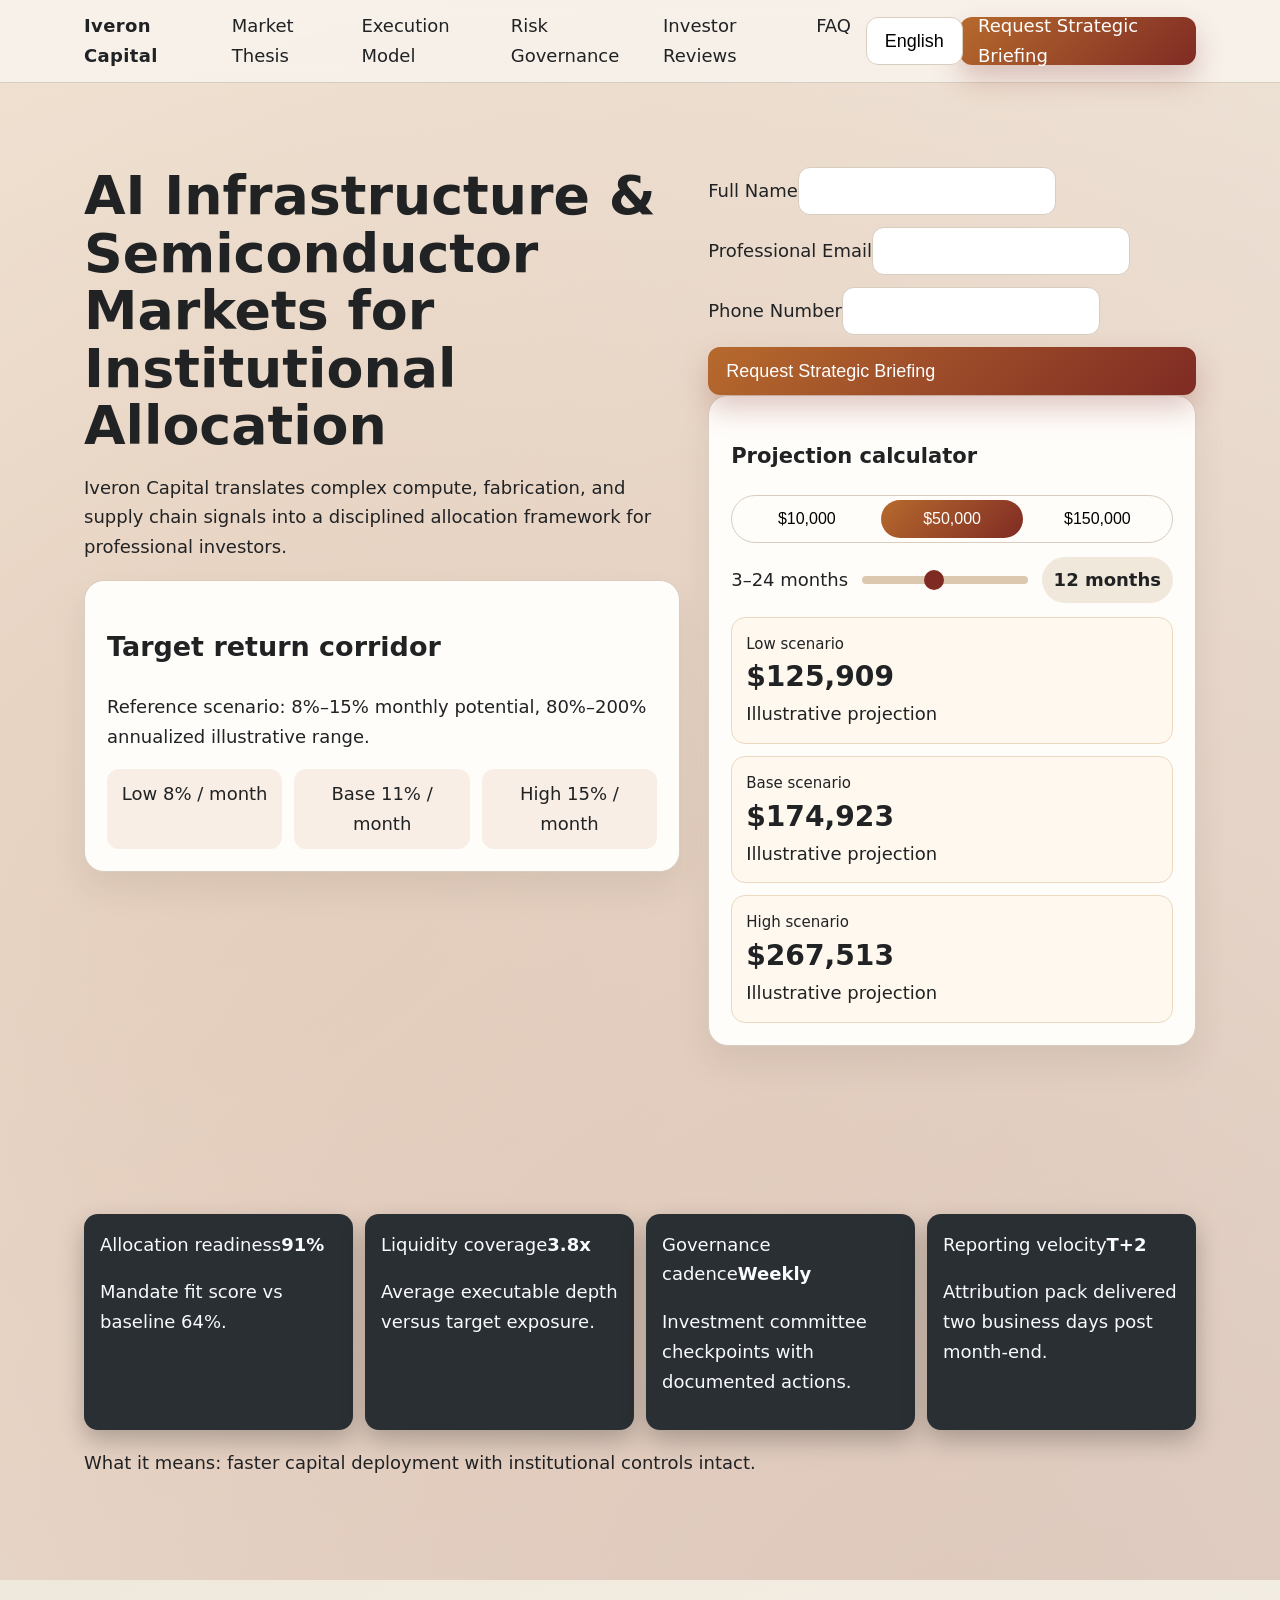
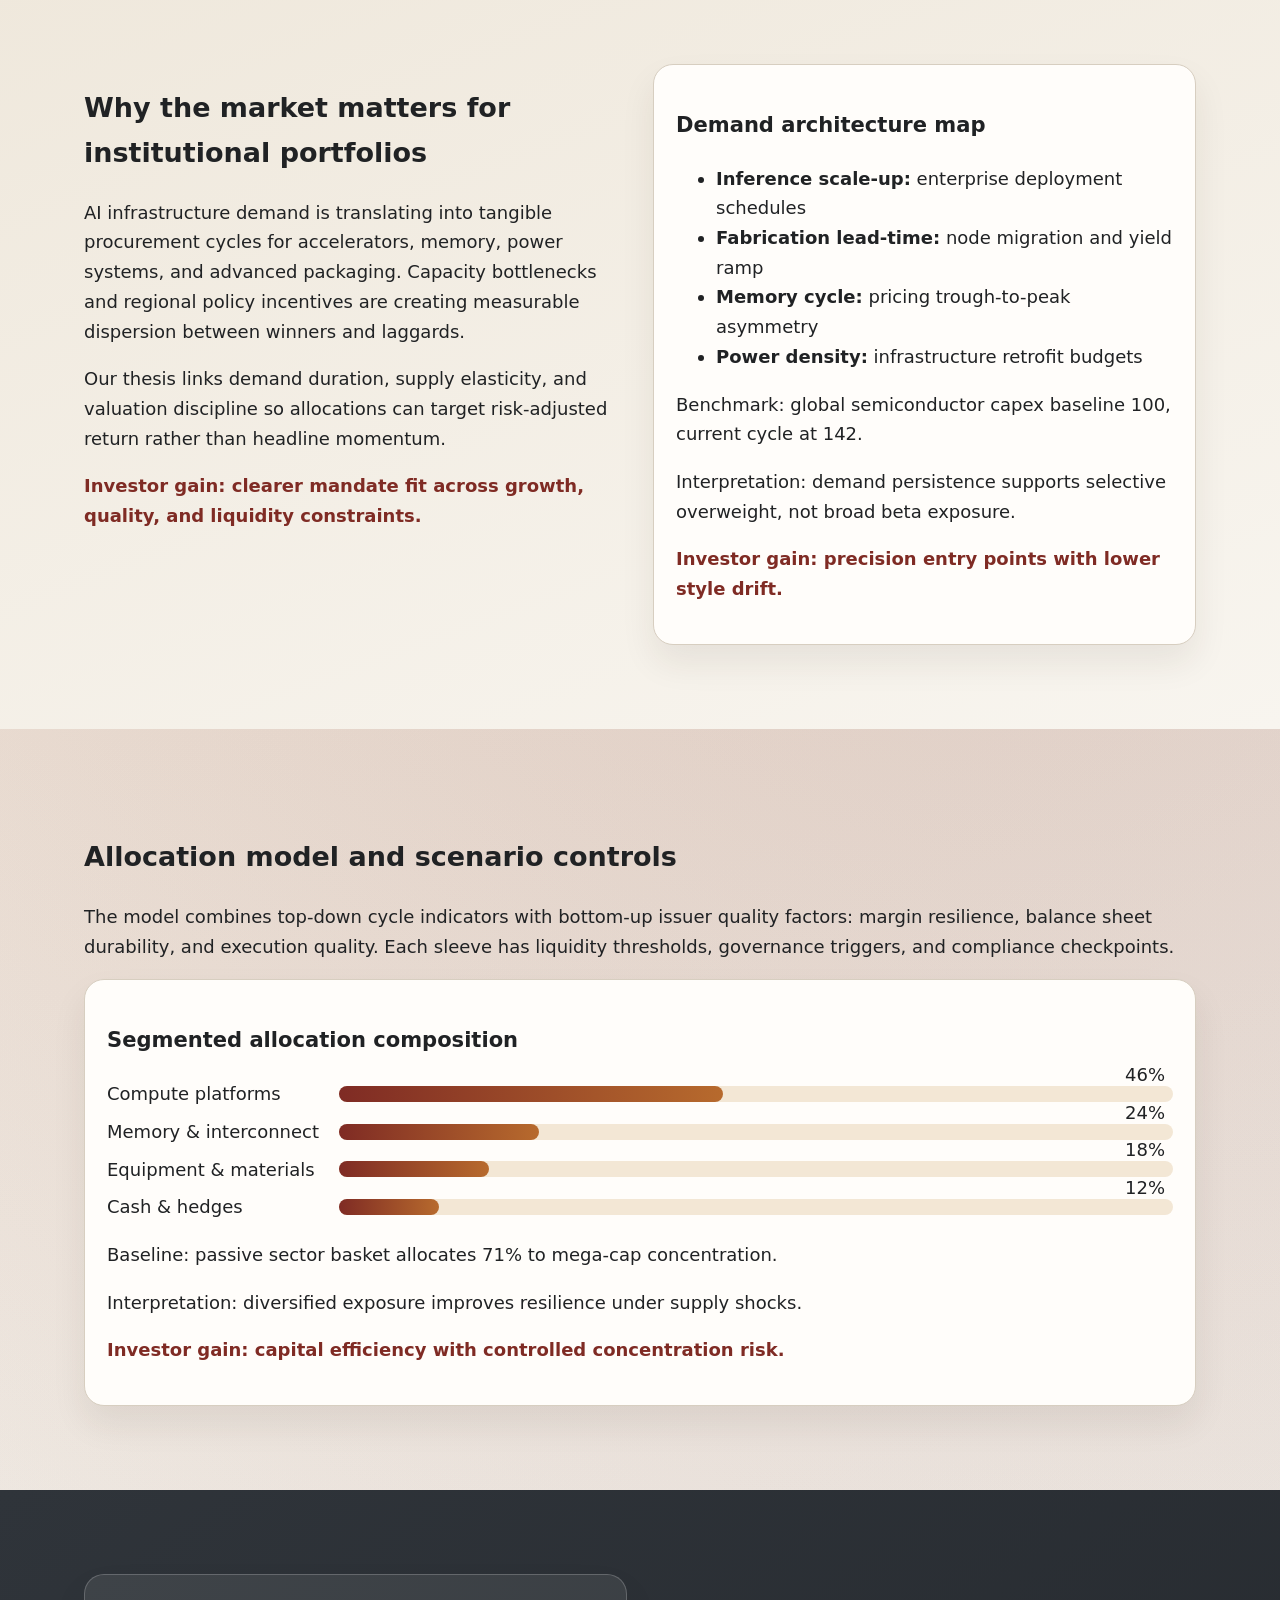
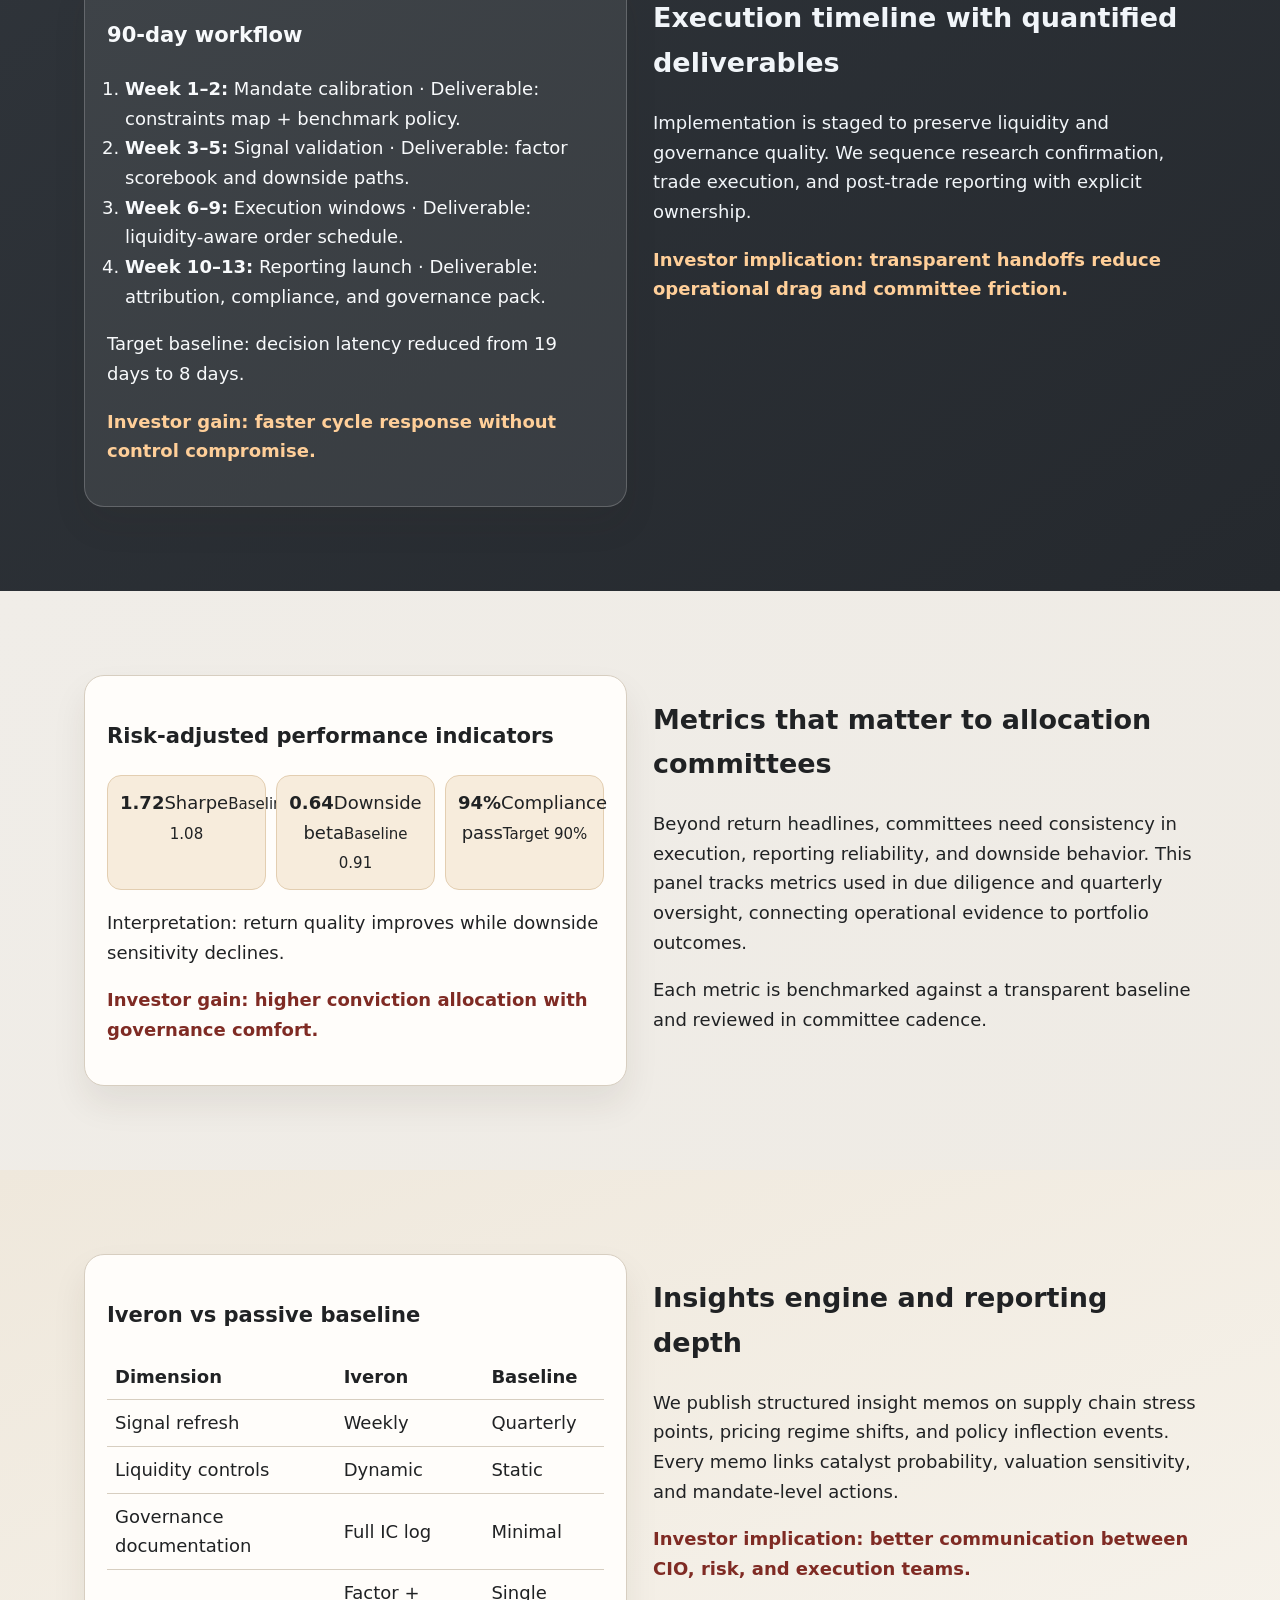
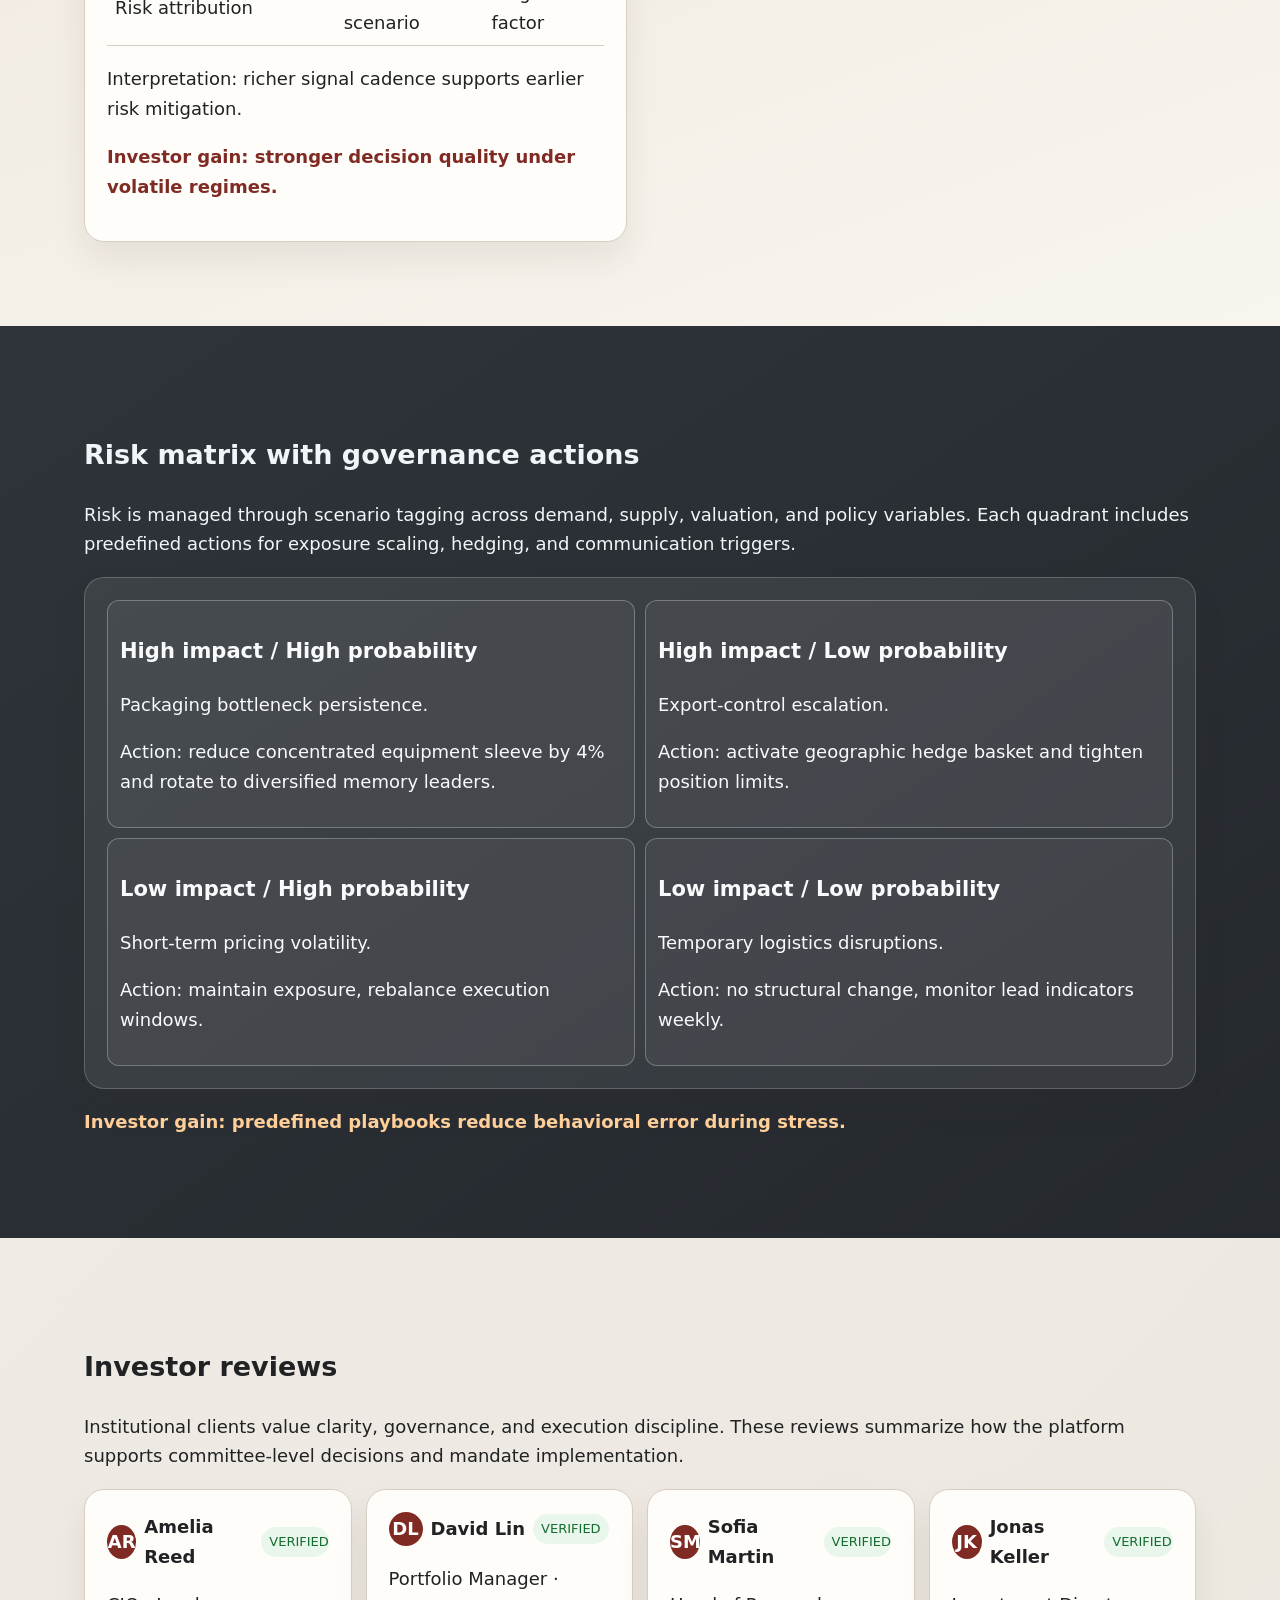
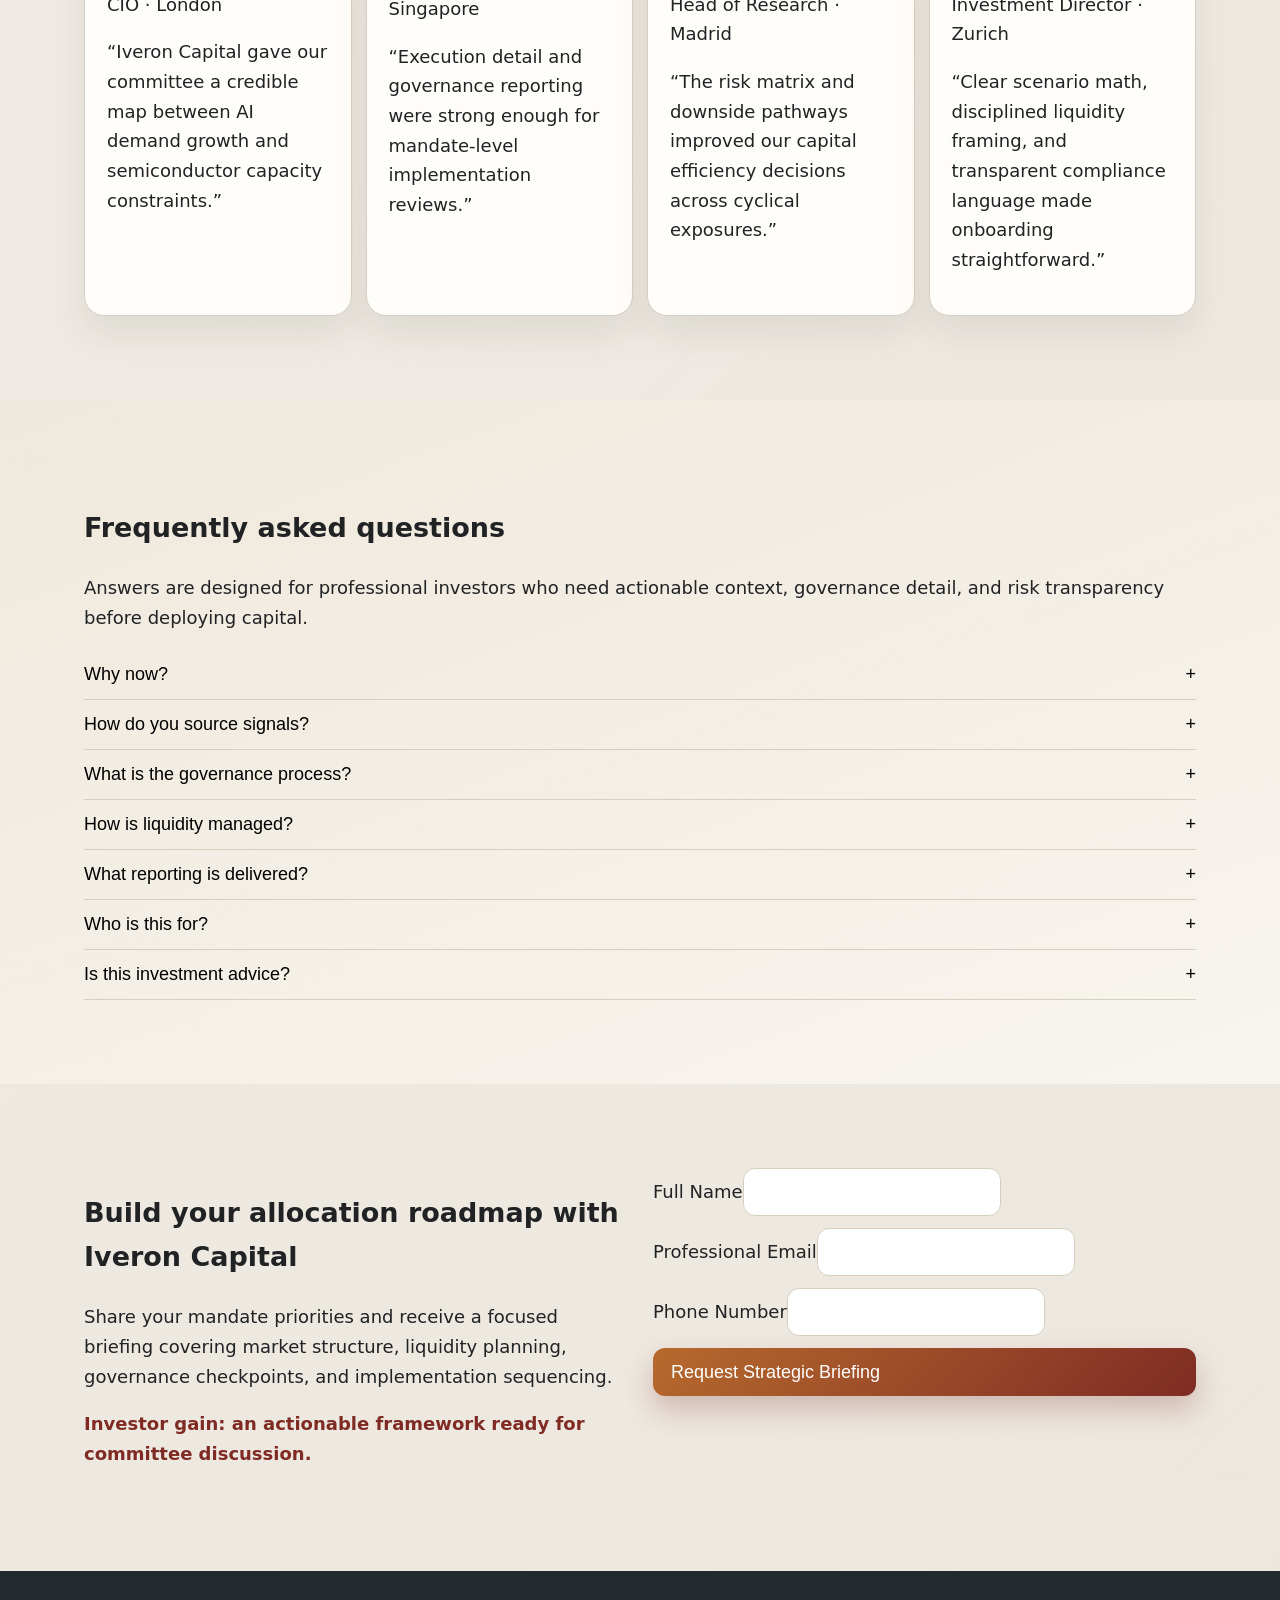
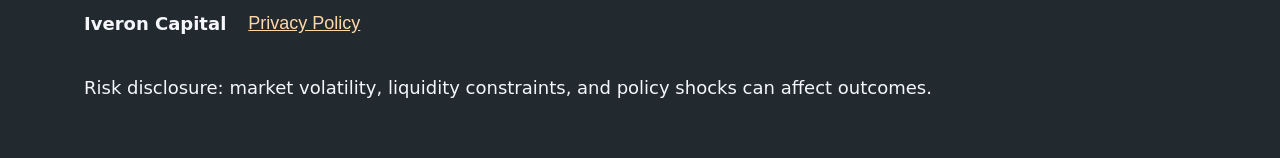
<file: index.html>
<!doctype html><html lang='en'><head><meta charset='UTF-8'><meta name='viewport' content='width=device-width,initial-scale=1'>
<title>Iveron Capital | AI Infrastructure & Semiconductor Market Intelligence</title><meta name='description' content='Institutional-grade insights on AI infrastructure and semiconductor markets for allocation-ready investors.'><link rel='canonical' href='https://iveroncapital.com/index.html' />
<link rel='alternate' hreflang='en' href='https://iveroncapital.com/index.html' />
<link rel='alternate' hreflang='de' href='https://iveroncapital.com/de/index.html' />
<link rel='alternate' hreflang='fr' href='https://iveroncapital.com/fr/index.html' />
<link rel='alternate' hreflang='es' href='https://iveroncapital.com/es/index.html' />
<link rel='alternate' hreflang='it' href='https://iveroncapital.com/it/index.html' />
<link rel='alternate' hreflang='tr' href='https://iveroncapital.com/tr/index.html' />
<link rel='alternate' hreflang='pt' href='https://iveroncapital.com/pt/index.html' />
<link rel='alternate' hreflang='ja' href='https://iveroncapital.com/jp/index.html' />
<link rel='alternate' hreflang='sk' href='https://iveroncapital.com/sk/index.html' />
<link rel='alternate' hreflang='nl-BE' href='https://iveroncapital.com/be/index.html' />
<link rel='alternate' hreflang='x-default' href='https://iveroncapital.com/index.html' />
<meta property='og:title' content='Iveron Capital | AI Infrastructure & Semiconductor Market Intelligence'><meta property='og:description' content='Institutional-grade insights on AI infrastructure and semiconductor markets for allocation-ready investors.'><meta property='og:type' content='website'><meta property='og:url' content='https://iveroncapital.com/index.html'>
<meta name='twitter:card' content='summary_large_image'><meta name='twitter:title' content='Iveron Capital | AI Infrastructure & Semiconductor Market Intelligence'><meta name='twitter:description' content='Institutional-grade insights on AI infrastructure and semiconductor markets for allocation-ready investors.'>
<link rel='stylesheet' href='assets/style.css'></head><body>
<header class='site-header'><div class='container header-row'><div class='brand'>Iveron Capital</div>
<nav class='desktop-nav'><a href='#market'>Market Thesis</a><a href='#model'>Execution Model</a><a href='#risk'>Risk Governance</a><a href='#reviews'>Investor Reviews</a><a href='#faq'>FAQ</a></nav>
<div class='header-actions'><div class='lang-wrap'><button class='lang-active' aria-haspopup='true' aria-expanded='false'>English</button><div class='lang-menu'><a href='index.html'><svg viewBox="0 0 60 40" aria-hidden="true"><rect width="60" height="40" fill="#012169"/><path d="M0 0 L60 40 M60 0 L0 40" stroke="#fff" stroke-width="8"/><path d="M0 0 L60 40 M60 0 L0 40" stroke="#c8102e" stroke-width="4"/><rect x="24" width="12" height="40" fill="#fff"/><rect y="14" width="60" height="12" fill="#fff"/><rect x="26" width="8" height="40" fill="#c8102e"/><rect y="16" width="60" height="8" fill="#c8102e"/></svg><span>English</span></a><a href='de/index.html'><svg viewBox="0 0 60 40"><rect width="60" height="13.33" fill="#000"/><rect y="13.33" width="60" height="13.33" fill="#dd0000"/><rect y="26.66" width="60" height="13.34" fill="#ffce00"/></svg><span>Deutsch</span></a><a href='fr/index.html'><svg viewBox="0 0 60 40"><rect width="20" height="40" fill="#0055a4"/><rect x="20" width="20" height="40" fill="#fff"/><rect x="40" width="20" height="40" fill="#ef4135"/></svg><span>Français</span></a><a href='es/index.html'><svg viewBox="0 0 60 40"><rect width="60" height="10" fill="#aa151b"/><rect y="10" width="60" height="20" fill="#f1bf00"/><rect y="30" width="60" height="10" fill="#aa151b"/></svg><span>Español</span></a><a href='it/index.html'><svg viewBox="0 0 60 40"><rect width="20" height="40" fill="#009246"/><rect x="20" width="20" height="40" fill="#fff"/><rect x="40" width="20" height="40" fill="#ce2b37"/></svg><span>Italiano</span></a><a href='tr/index.html'><svg viewBox="0 0 60 40"><rect width="60" height="40" fill="#e30a17"/><circle cx="24" cy="20" r="9" fill="#fff"/><circle cx="27" cy="20" r="7" fill="#e30a17"/><polygon points="33,20 39,17 39,23" fill="#fff"/></svg><span>Türkçe</span></a><a href='pt/index.html'><svg viewBox="0 0 60 40"><rect width="24" height="40" fill="#006600"/><rect x="24" width="36" height="40" fill="#ff0000"/><circle cx="28" cy="20" r="6" fill="#ffcc00"/></svg><span>Português</span></a><a href='jp/index.html'><svg viewBox="0 0 60 40"><rect width="60" height="40" fill="#fff"/><circle cx="30" cy="20" r="10" fill="#bc002d"/></svg><span>日本語</span></a><a href='sk/index.html'><svg viewBox="0 0 60 40"><rect width="60" height="13.33" fill="#fff"/><rect y="13.33" width="60" height="13.33" fill="#0b4ea2"/><rect y="26.66" width="60" height="13.34" fill="#ee1c25"/></svg><span>Slovenčina</span></a><a href='be/index.html'><svg viewBox="0 0 60 40"><rect width="20" height="40" fill="#000"/><rect x="20" width="20" height="40" fill="#ffd90c"/><rect x="40" width="20" height="40" fill="#ef3340"/></svg><span>Belgium</span></a></div></div><a href='#final-cta' class='btn primary'>Request Strategic Briefing</a><button class='burger' aria-label='Open menu' aria-expanded='false'>☰</button></div></div>
<div class='mobile-drawer' aria-hidden='true'><div class='drawer-panel'><button class='drawer-close' aria-label='Close menu'>✕</button><nav>
<a href="index.html">English</a>
<a href="de/index.html">Deutsch</a>
<a href="fr/index.html">Français</a>
<a href="es/index.html">Español</a>
<a href="it/index.html">Italiano</a>
<a href="tr/index.html">Türkçe</a>
<a href="pt/index.html">Português</a>
<a href="jp/index.html">日本語</a>
<a href="sk/index.html">Slovenčina</a>
<a href="be/index.html">Belgium</a>
<a href='#market'>Market Thesis</a><a href='#model'>Execution Model</a><a href='#risk'>Risk Governance</a><a href='#reviews'>Investor Reviews</a><a href='#faq'>FAQ</a><a class='btn primary' href='#final-cta'>Request Strategic Briefing</a></nav></div></div></header>
<main>
<section class='hero section'><div class='container hero-grid'><div><h1>AI Infrastructure & Semiconductor Markets for Institutional Allocation</h1><p>Iveron Capital translates complex compute, fabrication, and supply chain signals into a disciplined allocation framework for professional investors.</p><article class='corridor card'><h2>Target return corridor</h2><p>Reference scenario: 8%–15% monthly potential, 80%–200% annualized illustrative range.</p><div class='corridor-values'><span>Low 8% / month</span><span>Base 11% / month</span><span>High 15% / month</span></div></article></div>
<div><form class='lead-form'><label>Full Name<input type='text' required></label><label>Professional Email<input type='email' required></label><label>Phone Number<input type='tel' required></label><button type='submit' class='btn primary'>Request Strategic Briefing</button></form>
<section class='calculator card' aria-label='Projection calculator'><h3>Projection calculator</h3><div class='amount-segment' role='tablist'><button data-amount='10000'>$10,000</button><button class='active' data-amount='50000'>$50,000</button><button data-amount='150000'>$150,000</button></div><div class='month-row'><label>3–24 months</label><input type='range' min='3' max='24' value='12' id='months'><span class='pill'><b id='monthsValue'>12 months</b></span></div><div class='result-grid'><article><small>Low scenario</small><strong class='proj' data-rate='0.08'>$125,927</strong><span>Illustrative projection</span></article><article><small>Base scenario</small><strong class='proj' data-rate='0.11'>$174,416</strong><span>Illustrative projection</span></article><article><small>High scenario</small><strong class='proj' data-rate='0.15'>$267,067</strong><span>Illustrative projection</span></article></div></section></div></div></section>

<section class='kpi-strip section' id='kpi'><div class='container'><div class='kpi-grid reveal'><article><span>Allocation readiness</span><strong>91%</strong><p>Mandate fit score vs baseline 64%.</p></article><article><span>Liquidity coverage</span><strong>3.8x</strong><p>Average executable depth versus target exposure.</p></article><article><span>Governance cadence</span><strong>Weekly</strong><p>Investment committee checkpoints with documented actions.</p></article><article><span>Reporting velocity</span><strong>T+2</strong><p>Attribution pack delivered two business days post month-end.</p></article></div><p class='section-note'>What it means: faster capital deployment with institutional controls intact.</p></div></section>
<section class='section alt' id='market'><div class='container split'><div><h2>Why the market matters for institutional portfolios</h2><p>AI infrastructure demand is translating into tangible procurement cycles for accelerators, memory, power systems, and advanced packaging. Capacity bottlenecks and regional policy incentives are creating measurable dispersion between winners and laggards.</p><p>Our thesis links demand duration, supply elasticity, and valuation discipline so allocations can target risk-adjusted return rather than headline momentum.</p><p class='gain'>Investor gain: clearer mandate fit across growth, quality, and liquidity constraints.</p></div><div class='visual card'><h3>Demand architecture map</h3><ul><li><b>Inference scale-up:</b> enterprise deployment schedules</li><li><b>Fabrication lead-time:</b> node migration and yield ramp</li><li><b>Memory cycle:</b> pricing trough-to-peak asymmetry</li><li><b>Power density:</b> infrastructure retrofit budgets</li></ul><p>Benchmark: global semiconductor capex baseline 100, current cycle at 142.</p><p>Interpretation: demand persistence supports selective overweight, not broad beta exposure.</p><p class='gain'>Investor gain: precision entry points with lower style drift.</p></div></div></section>
<section class='section' id='model'><div class='container'><h2>Allocation model and scenario controls</h2><p>The model combines top-down cycle indicators with bottom-up issuer quality factors: margin resilience, balance sheet durability, and execution quality. Each sleeve has liquidity thresholds, governance triggers, and compliance checkpoints.</p><div class='alloc-bars card reveal'><h3>Segmented allocation composition</h3><div class='bar'><span>Compute platforms</span><div><i style='width:46%'></i><em>46%</em></div></div><div class='bar'><span>Memory & interconnect</span><div><i style='width:24%'></i><em>24%</em></div></div><div class='bar'><span>Equipment & materials</span><div><i style='width:18%'></i><em>18%</em></div></div><div class='bar'><span>Cash & hedges</span><div><i style='width:12%'></i><em>12%</em></div></div><p>Baseline: passive sector basket allocates 71% to mega-cap concentration.</p><p>Interpretation: diversified exposure improves resilience under supply shocks.</p><p class='gain'>Investor gain: capital efficiency with controlled concentration risk.</p></div></div></section>
<section class='section dark' id='process'><div class='container split reverse'><div><h2>Execution timeline with quantified deliverables</h2><p>Implementation is staged to preserve liquidity and governance quality. We sequence research confirmation, trade execution, and post-trade reporting with explicit ownership.</p><p class='gain'>Investor implication: transparent handoffs reduce operational drag and committee friction.</p></div><div class='timeline card'><h3>90-day workflow</h3><ol><li><b>Week 1–2:</b> Mandate calibration · Deliverable: constraints map + benchmark policy.</li><li><b>Week 3–5:</b> Signal validation · Deliverable: factor scorebook and downside paths.</li><li><b>Week 6–9:</b> Execution windows · Deliverable: liquidity-aware order schedule.</li><li><b>Week 10–13:</b> Reporting launch · Deliverable: attribution, compliance, and governance pack.</li></ol><p>Target baseline: decision latency reduced from 19 days to 8 days.</p><p class='gain'>Investor gain: faster cycle response without control compromise.</p></div></div></section>
<section class='section' id='metrics'><div class='container split'><div class='visual radial card'><h3>Risk-adjusted performance indicators</h3><div class='rings'><div><strong>1.72</strong><span>Sharpe</span><small>Baseline 1.08</small></div><div><strong>0.64</strong><span>Downside beta</span><small>Baseline 0.91</small></div><div><strong>94%</strong><span>Compliance pass</span><small>Target 90%</small></div></div><p>Interpretation: return quality improves while downside sensitivity declines.</p><p class='gain'>Investor gain: higher conviction allocation with governance comfort.</p></div><div><h2>Metrics that matter to allocation committees</h2><p>Beyond return headlines, committees need consistency in execution, reporting reliability, and downside behavior. This panel tracks metrics used in due diligence and quarterly oversight, connecting operational evidence to portfolio outcomes.</p><p>Each metric is benchmarked against a transparent baseline and reviewed in committee cadence.</p></div></div></section>
<section class='section alt' id='insights'><div class='container split reverse'><div><h2>Insights engine and reporting depth</h2><p>We publish structured insight memos on supply chain stress points, pricing regime shifts, and policy inflection events. Every memo links catalyst probability, valuation sensitivity, and mandate-level actions.</p><p class='gain'>Investor implication: better communication between CIO, risk, and execution teams.</p></div><div class='compare card'><h3>Iveron vs passive baseline</h3><table><thead><tr><th>Dimension</th><th>Iveron</th><th>Baseline</th></tr></thead><tbody><tr><td>Signal refresh</td><td>Weekly</td><td>Quarterly</td></tr><tr><td>Liquidity controls</td><td>Dynamic</td><td>Static</td></tr><tr><td>Governance documentation</td><td>Full IC log</td><td>Minimal</td></tr><tr><td>Risk attribution</td><td>Factor + scenario</td><td>Single factor</td></tr></tbody></table><p>Interpretation: richer signal cadence supports earlier risk mitigation.</p><p class='gain'>Investor gain: stronger decision quality under volatile regimes.</p></div></div></section>
<section class='section dark' id='risk'><div class='container'><h2>Risk matrix with governance actions</h2><p>Risk is managed through scenario tagging across demand, supply, valuation, and policy variables. Each quadrant includes predefined actions for exposure scaling, hedging, and communication triggers.</p><div class='risk-matrix card'><div><h3>High impact / High probability</h3><p>Packaging bottleneck persistence.</p><p>Action: reduce concentrated equipment sleeve by 4% and rotate to diversified memory leaders.</p></div><div><h3>High impact / Low probability</h3><p>Export-control escalation.</p><p>Action: activate geographic hedge basket and tighten position limits.</p></div><div><h3>Low impact / High probability</h3><p>Short-term pricing volatility.</p><p>Action: maintain exposure, rebalance execution windows.</p></div><div><h3>Low impact / Low probability</h3><p>Temporary logistics disruptions.</p><p>Action: no structural change, monitor lead indicators weekly.</p></div></div><p class='gain'>Investor gain: predefined playbooks reduce behavioral error during stress.</p></div></section>
<section class='section' id='reviews'><div class='container'><h2>Investor reviews</h2><p>Institutional clients value clarity, governance, and execution discipline. These reviews summarize how the platform supports committee-level decisions and mandate implementation.</p><div class='review-grid'><article class='review card'><div class='r-head'><span class='avatar'>AR</span><strong>Amelia Reed</strong><em>VERIFIED</em></div><p class='r-meta'>CIO · London</p><p>“Iveron Capital gave our committee a credible map between AI demand growth and semiconductor capacity constraints.”</p></article><article class='review card'><div class='r-head'><span class='avatar'>DL</span><strong>David Lin</strong><em>VERIFIED</em></div><p class='r-meta'>Portfolio Manager · Singapore</p><p>“Execution detail and governance reporting were strong enough for mandate-level implementation reviews.”</p></article><article class='review card'><div class='r-head'><span class='avatar'>SM</span><strong>Sofia Martin</strong><em>VERIFIED</em></div><p class='r-meta'>Head of Research · Madrid</p><p>“The risk matrix and downside pathways improved our capital efficiency decisions across cyclical exposures.”</p></article><article class='review card'><div class='r-head'><span class='avatar'>JK</span><strong>Jonas Keller</strong><em>VERIFIED</em></div><p class='r-meta'>Investment Director · Zurich</p><p>“Clear scenario math, disciplined liquidity framing, and transparent compliance language made onboarding straightforward.”</p></article></div></div></section>
<section class='section alt' id='faq'><div class='container'><h2>Frequently asked questions</h2><p>Answers are designed for professional investors who need actionable context, governance detail, and risk transparency before deploying capital.</p><div class='faq-list'><article class='faq-item'><button aria-expanded='false'><span>Why now?</span><span>+</span></button><div><p>Model availability is moving from labs to enterprise procurement cycles, while supply remains constrained.</p></div></article><article class='faq-item'><button aria-expanded='false'><span>How do you source signals?</span><span>+</span></button><div><p>We integrate fab utilization data, cloud capex guidance, memory pricing curves, and channel checks.</p></div></article><article class='faq-item'><button aria-expanded='false'><span>What is the governance process?</span><span>+</span></button><div><p>Weekly investment committee reviews, mandate-level limits, and scenario stress testing.</p></div></article><article class='faq-item'><button aria-expanded='false'><span>How is liquidity managed?</span><span>+</span></button><div><p>Position sizing maps to average daily volume and catalyst windows to preserve execution quality.</p></div></article><article class='faq-item'><button aria-expanded='false'><span>What reporting is delivered?</span><span>+</span></button><div><p>Monthly attribution, factor decomposition, and compliance documentation for LP committees.</p></div></article><article class='faq-item'><button aria-expanded='false'><span>Who is this for?</span><span>+</span></button><div><p>Family offices, multi-managers, and institutional investors requiring disciplined risk-adjusted return frameworks.</p></div></article><article class='faq-item'><button aria-expanded='false'><span>Is this investment advice?</span><span>+</span></button><div><p>No. Content is educational and illustrative; all decisions remain the investor’s responsibility.</p></div></article></div></div></section>
<section class='section final' id='final-cta'><div class='container split'><div><h2>Build your allocation roadmap with Iveron Capital</h2><p>Share your mandate priorities and receive a focused briefing covering market structure, liquidity planning, governance checkpoints, and implementation sequencing.</p><p class='gain'>Investor gain: an actionable framework ready for committee discussion.</p></div><form class='lead-form'><label>Full Name<input type='text' name='name' required></label><label>Professional Email<input type='email' name='email' required></label><label>Phone Number<input type='tel' name='phone' required></label><button type='submit' class='btn primary'>Request Strategic Briefing</button></form></div></section>

</main>
<footer class='site-footer'><div class='container'><strong>Iveron Capital</strong><button class='privacy-open'>Privacy Policy</button><p>Risk disclosure: market volatility, liquidity constraints, and policy shocks can affect outcomes.</p></div></footer>
<div class='modal' aria-hidden='true'><div class='modal-box'><button class='modal-x' aria-label='Close'>✕</button><h2>Privacy Policy</h2><div class='modal-scroll'><h3>Introduction</h3><p>We process personal data for investor communication and service quality assurance.</p><h3>Data collection</h3><p>Name, professional email, and phone number submitted through forms.</p><h3>Legal basis</h3><p>Legitimate interest and pre-contractual communication.</p><h3>Cookies</h3><p>Essential cookies for session stability and analytics preferences.</p><h3>Retention</h3><p>Data is retained according to regulatory and operational policies.</p><h3>Third-party sharing</h3><p>Trusted processors support hosting, security, and communication services.</p><h3>Security</h3><p>Encryption, access controls, and monitoring protect data integrity.</p><h3>User rights</h3><p>Users may request access, correction, deletion, or processing limits.</p><h3>International transfers</h3><p>Transfers use contractual safeguards and jurisdictional controls.</p><h3>Industry risk disclosure</h3><p>AI and semiconductor markets are cyclical and policy-sensitive.</p><h3>Contact</h3><p>privacy@iveroncapital.com</p></div><div class='modal-footer'><button class='modal-close btn'>Close</button></div></div></div>
<script type='application/ld+json'>{"@context":"https://schema.org","@graph":[{"@type":"Organization","name":"Iveron Capital","url":"https://iveroncapital.com"},{"@type":"WebSite","name":"Iveron Capital","url":"https://iveroncapital.com"},{"@type":"FAQPage","mainEntity":[{"@type":"Question","name":"Why now?","acceptedAnswer":{"@type":"Answer","text":"Demand and supply dynamics create allocation dispersion."}}]},{"@type":"Review","reviewBody":"Clear institutional framing for allocation decisions.","author":{"@type":"Person","name":"Amelia Reed"},"itemReviewed":{"@type":"Organization","name":"Iveron Capital"}}]}</script>
<script defer src='assets/app.js'></script></body></html>
</file>
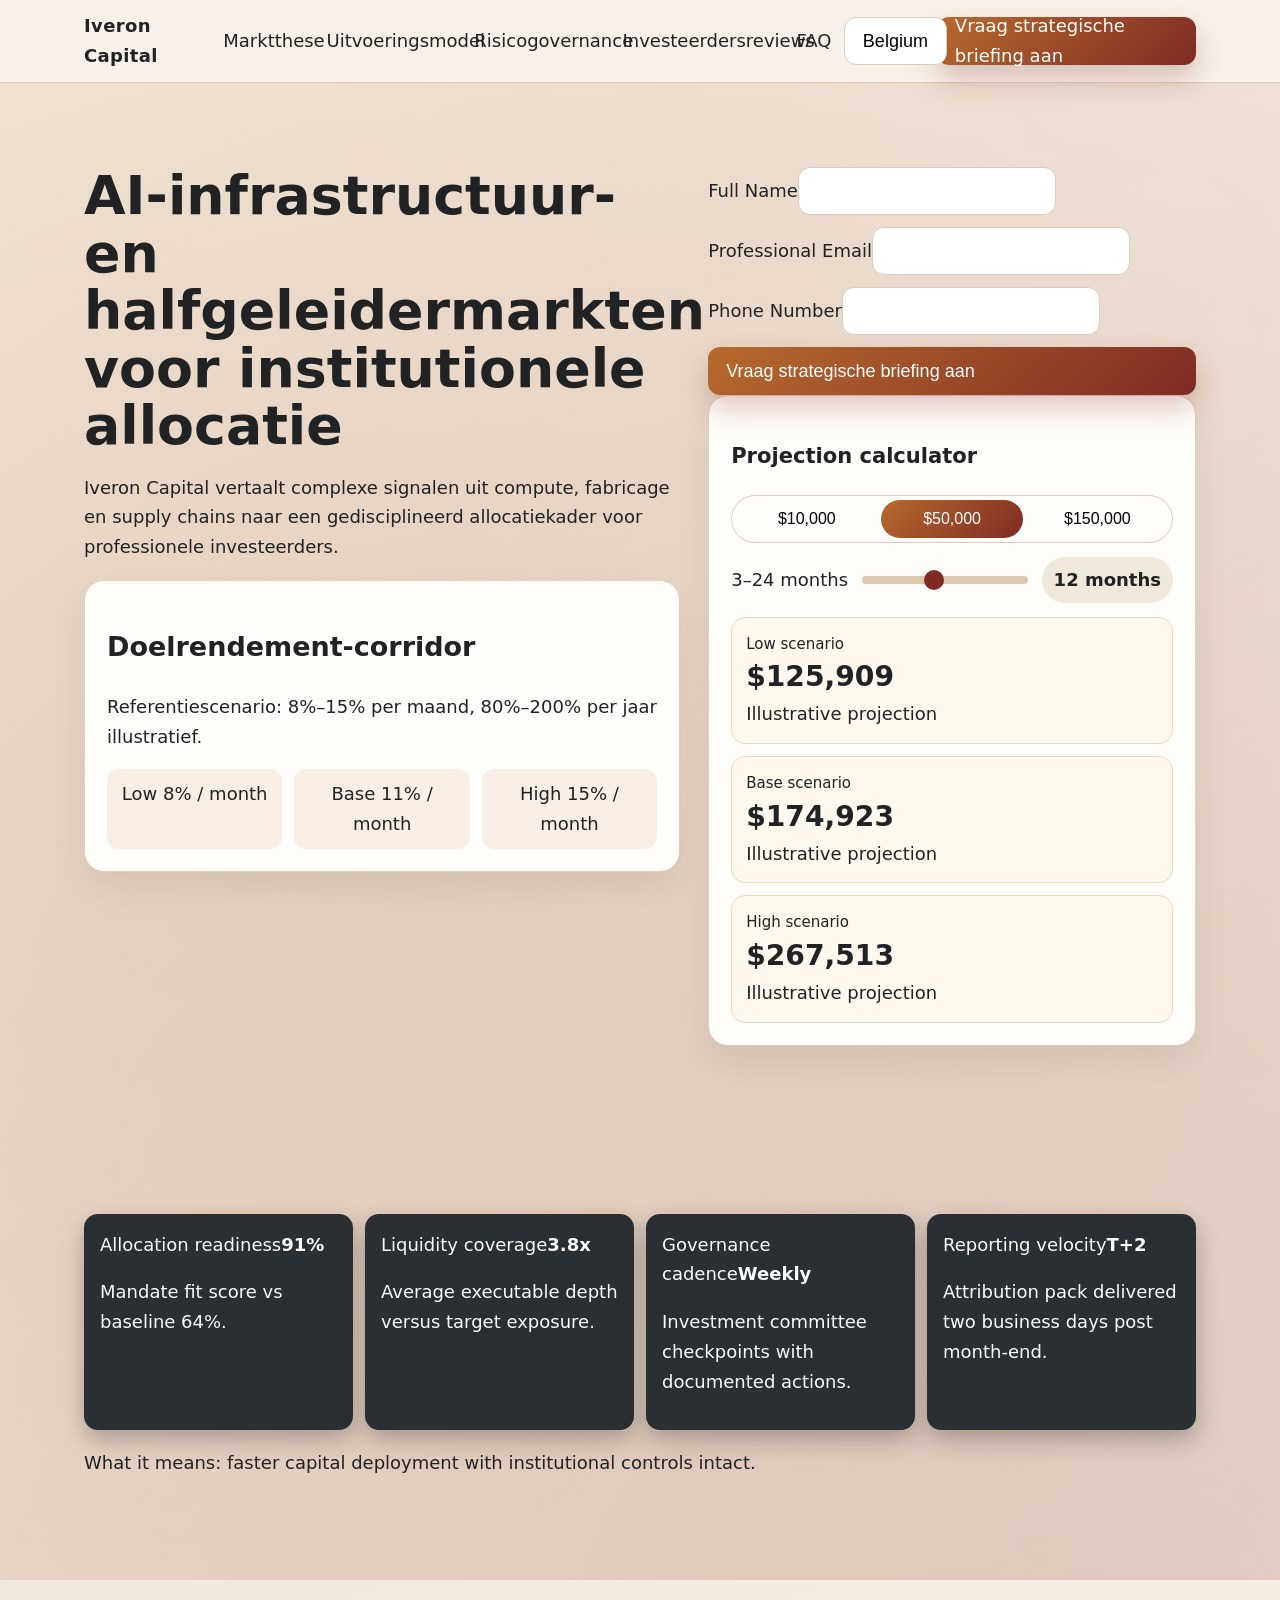
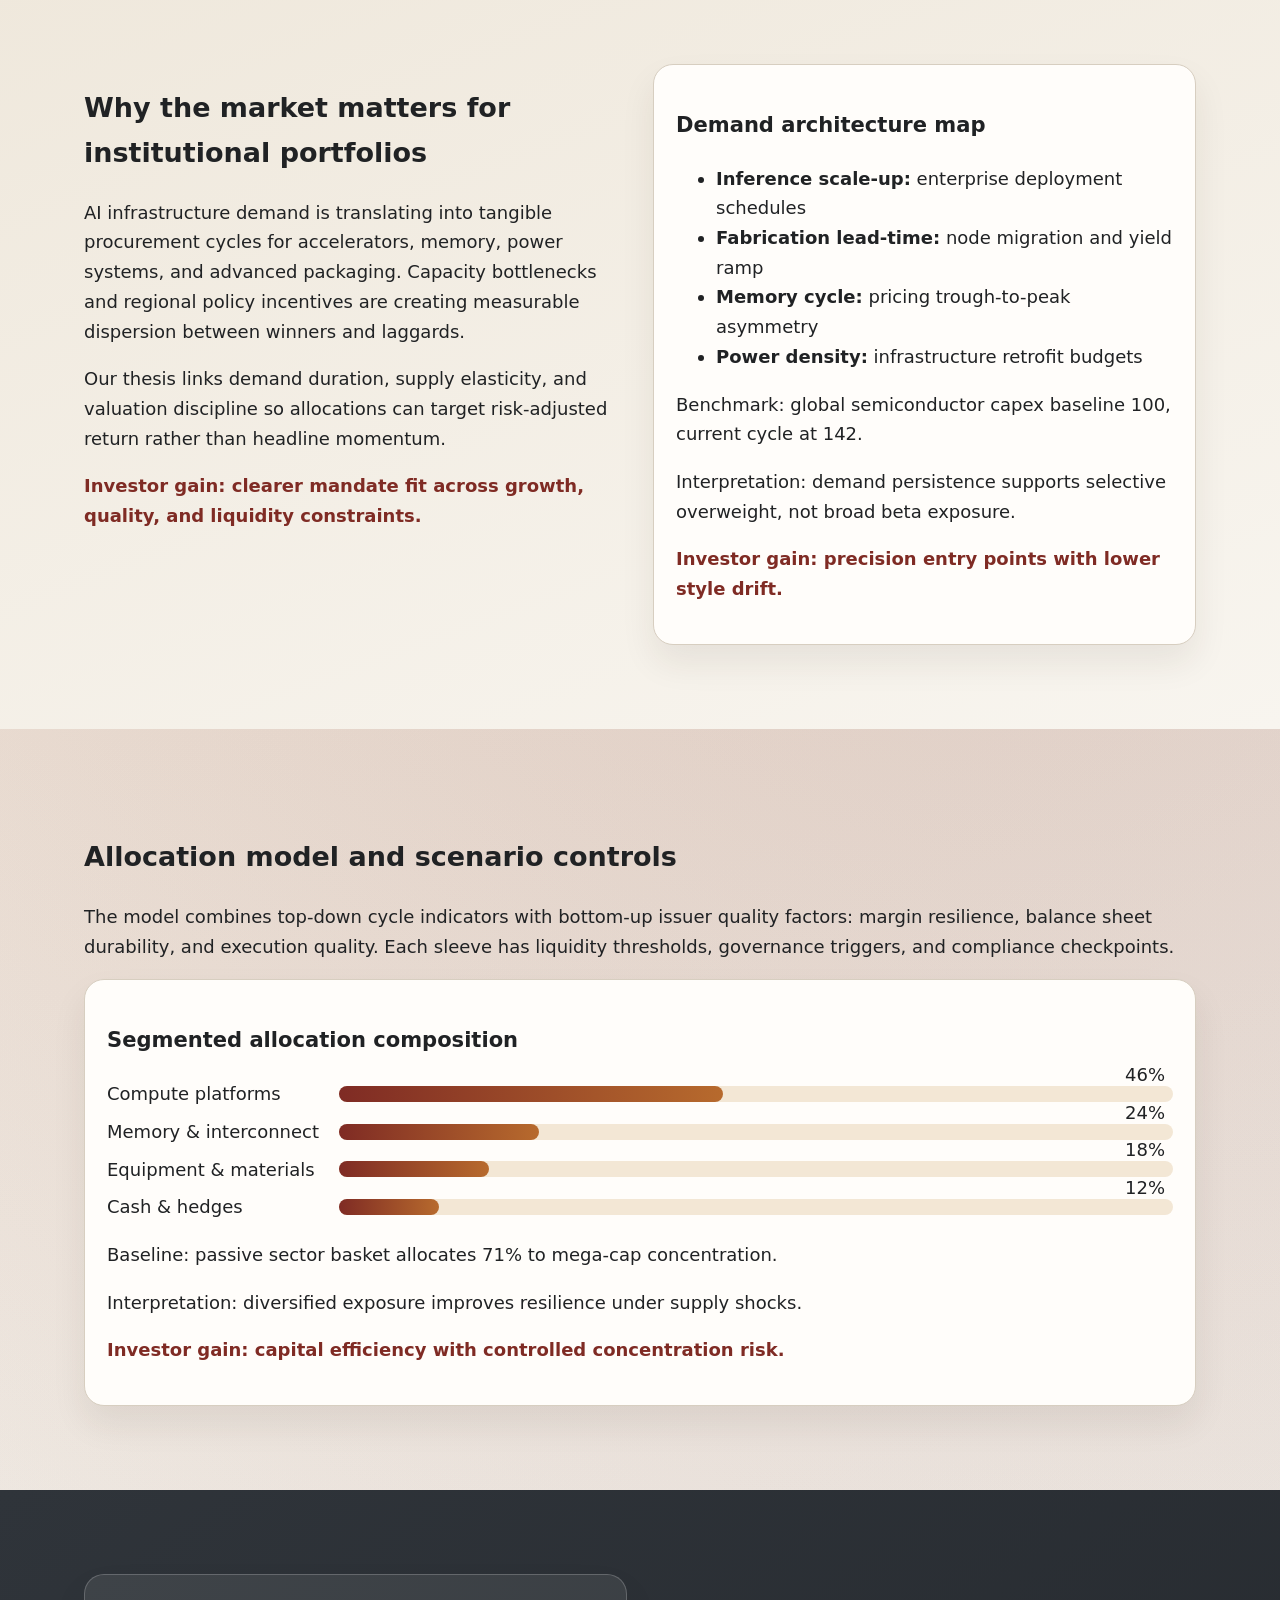
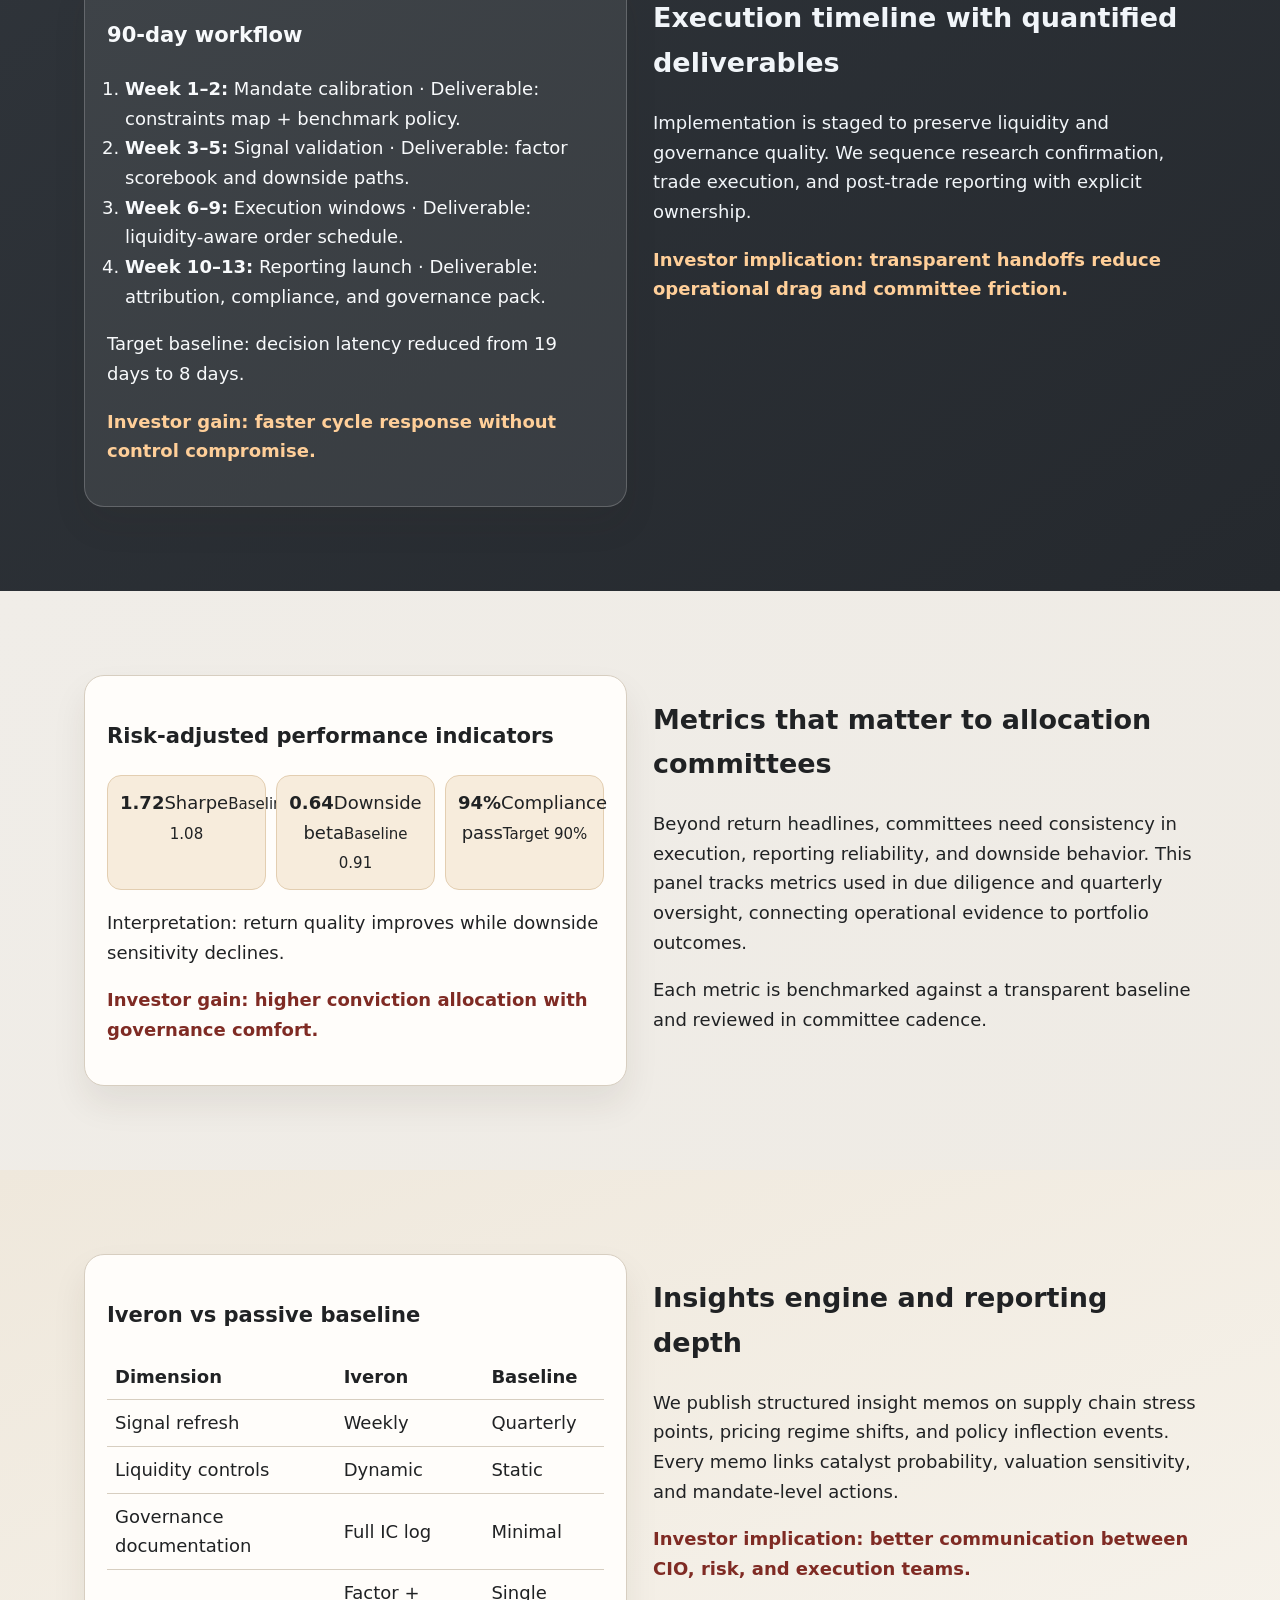
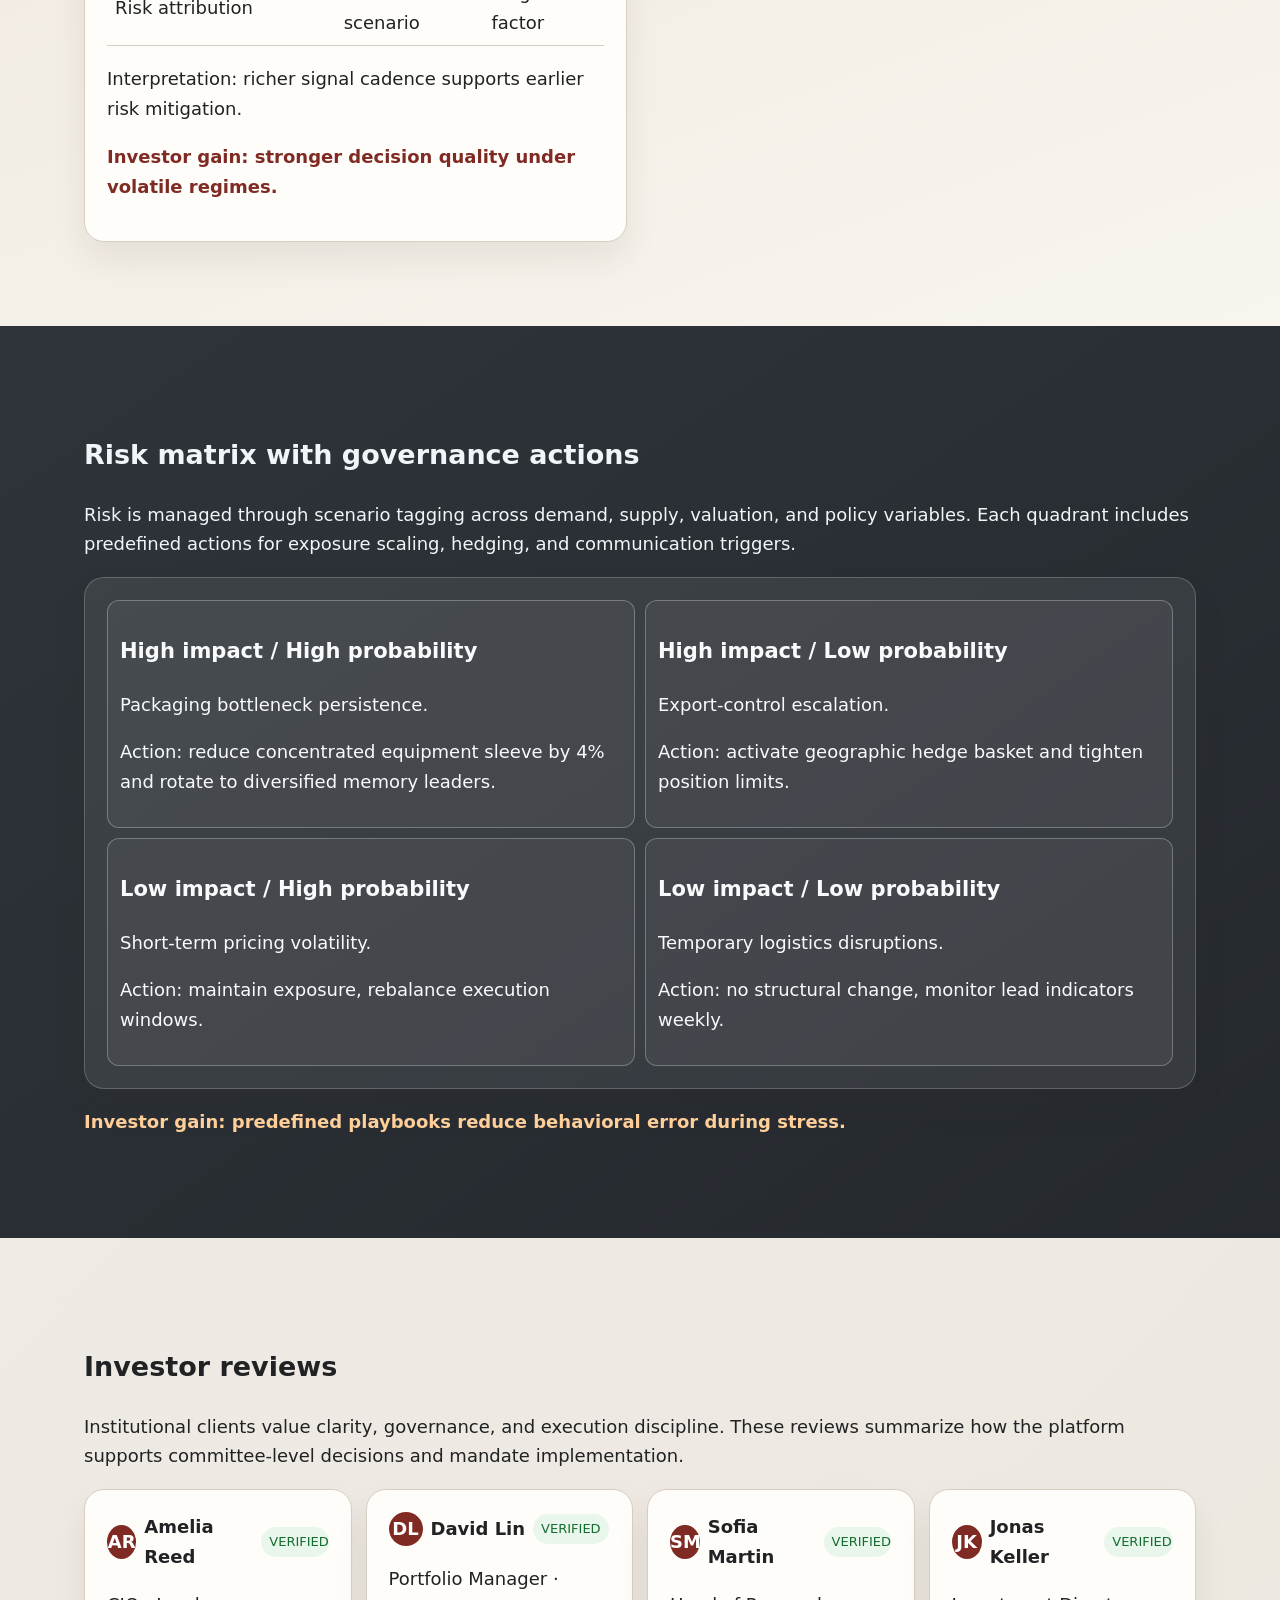
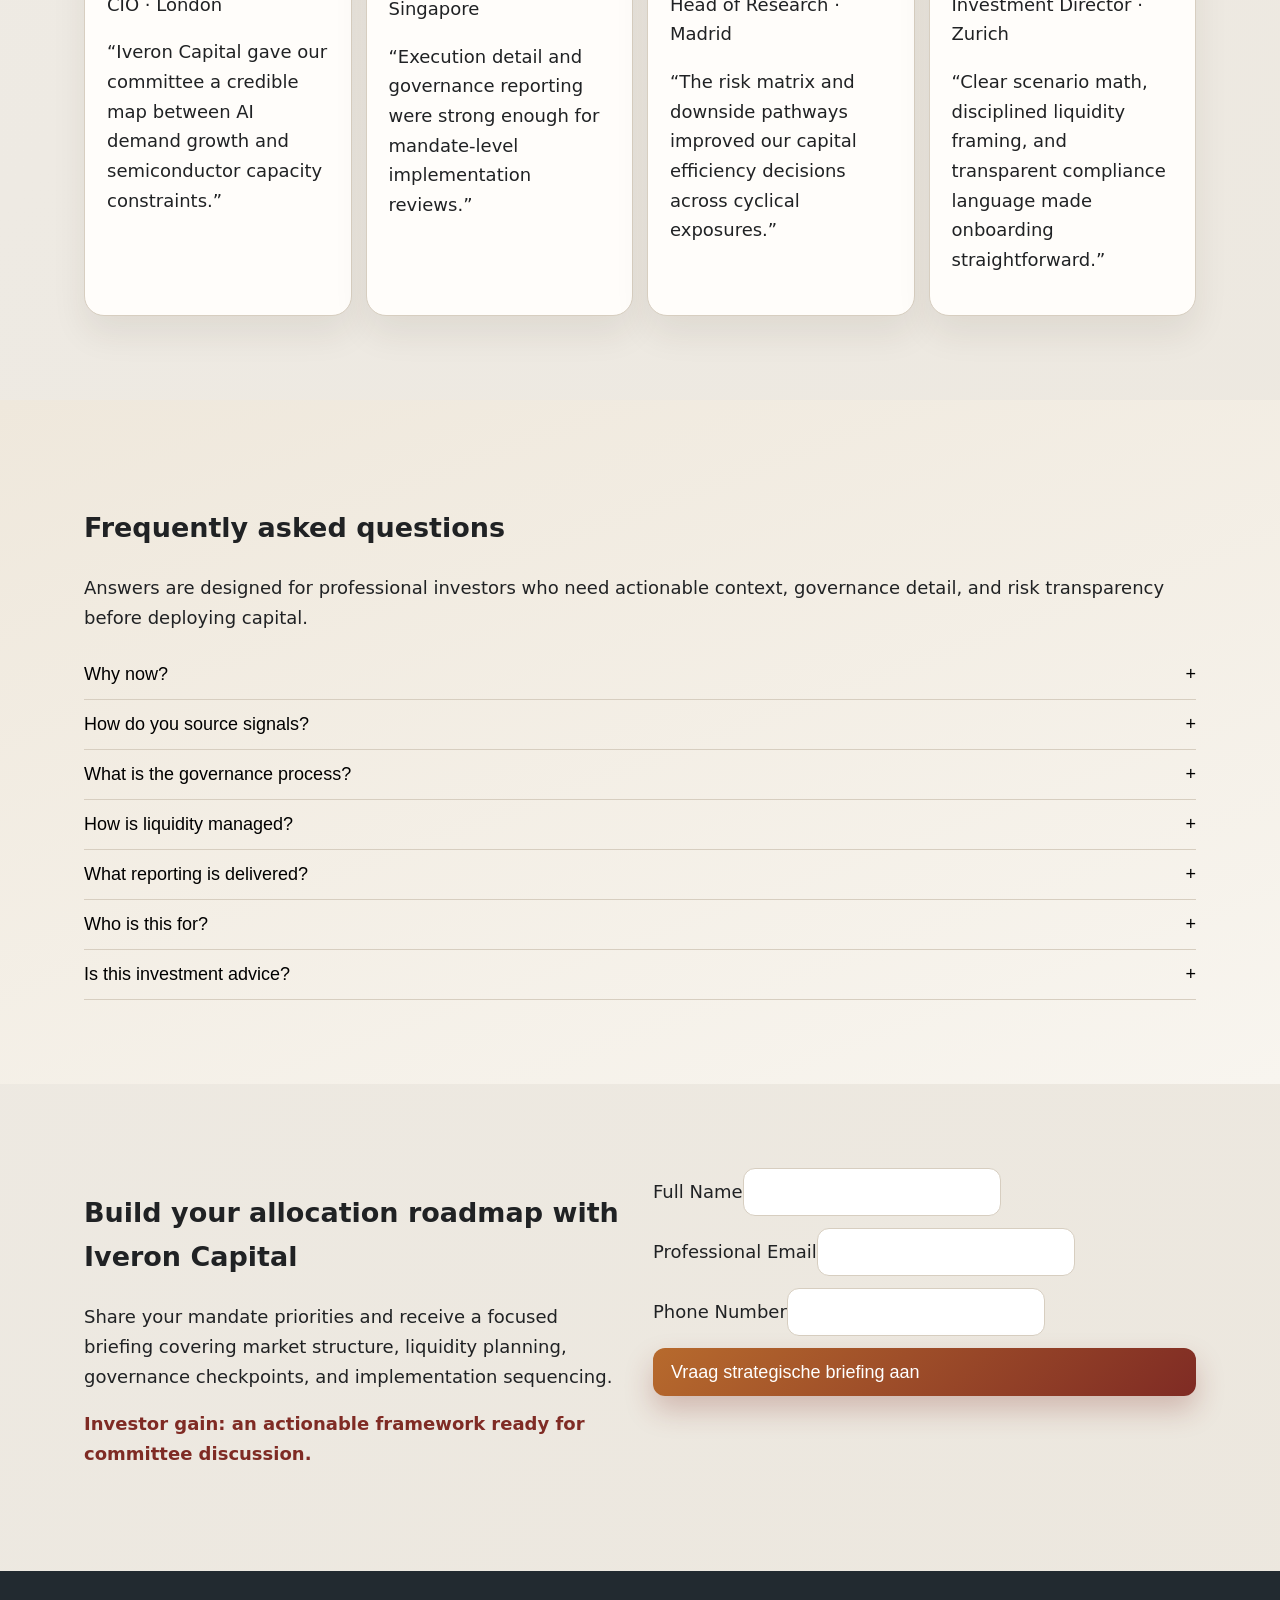
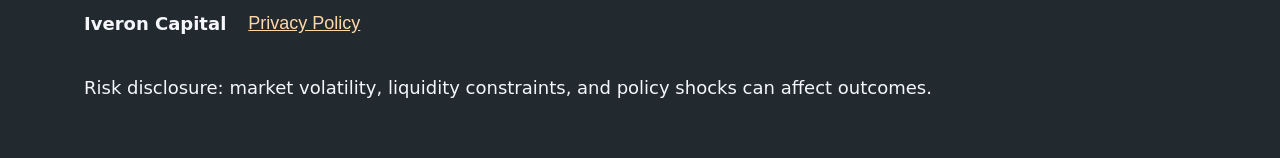
<file: be/index.html>
<!doctype html><html lang='nl-BE'><head><meta charset='UTF-8'><meta name='viewport' content='width=device-width,initial-scale=1'>
<title>Iveron Capital | Inzichten in AI-infrastructuur en halfgeleidermarkten</title><meta name='description' content='Institutioneel niveau inzichten over AI-infrastructuur en halfgeleiders voor kapitaalallocatie.'><link rel='canonical' href='https://iveroncapital.com/be/index.html' />
<link rel='alternate' hreflang='en' href='https://iveroncapital.com/index.html' />
<link rel='alternate' hreflang='de' href='https://iveroncapital.com/de/index.html' />
<link rel='alternate' hreflang='fr' href='https://iveroncapital.com/fr/index.html' />
<link rel='alternate' hreflang='es' href='https://iveroncapital.com/es/index.html' />
<link rel='alternate' hreflang='it' href='https://iveroncapital.com/it/index.html' />
<link rel='alternate' hreflang='tr' href='https://iveroncapital.com/tr/index.html' />
<link rel='alternate' hreflang='pt' href='https://iveroncapital.com/pt/index.html' />
<link rel='alternate' hreflang='ja' href='https://iveroncapital.com/jp/index.html' />
<link rel='alternate' hreflang='sk' href='https://iveroncapital.com/sk/index.html' />
<link rel='alternate' hreflang='nl-BE' href='https://iveroncapital.com/be/index.html' />
<link rel='alternate' hreflang='x-default' href='https://iveroncapital.com/index.html' />
<meta property='og:title' content='Iveron Capital | Inzichten in AI-infrastructuur en halfgeleidermarkten'><meta property='og:description' content='Institutioneel niveau inzichten over AI-infrastructuur en halfgeleiders voor kapitaalallocatie.'><meta property='og:type' content='website'><meta property='og:url' content='https://iveroncapital.com/be/index.html'>
<meta name='twitter:card' content='summary_large_image'><meta name='twitter:title' content='Iveron Capital | Inzichten in AI-infrastructuur en halfgeleidermarkten'><meta name='twitter:description' content='Institutioneel niveau inzichten over AI-infrastructuur en halfgeleiders voor kapitaalallocatie.'>
<link rel='stylesheet' href='../assets/style.css'></head><body>
<header class='site-header'><div class='container header-row'><div class='brand'>Iveron Capital</div>
<nav class='desktop-nav'><a href='#market'>Marktthese</a><a href='#model'>Uitvoeringsmodel</a><a href='#risk'>Risicogovernance</a><a href='#reviews'>Investeerdersreviews</a><a href='#faq'>FAQ</a></nav>
<div class='header-actions'><div class='lang-wrap'><button class='lang-active' aria-haspopup='true' aria-expanded='false'>Belgium</button><div class='lang-menu'><a href='../index.html'><svg viewBox="0 0 60 40" aria-hidden="true"><rect width="60" height="40" fill="#012169"/><path d="M0 0 L60 40 M60 0 L0 40" stroke="#fff" stroke-width="8"/><path d="M0 0 L60 40 M60 0 L0 40" stroke="#c8102e" stroke-width="4"/><rect x="24" width="12" height="40" fill="#fff"/><rect y="14" width="60" height="12" fill="#fff"/><rect x="26" width="8" height="40" fill="#c8102e"/><rect y="16" width="60" height="8" fill="#c8102e"/></svg><span>English</span></a><a href='../de/index.html'><svg viewBox="0 0 60 40"><rect width="60" height="13.33" fill="#000"/><rect y="13.33" width="60" height="13.33" fill="#dd0000"/><rect y="26.66" width="60" height="13.34" fill="#ffce00"/></svg><span>Deutsch</span></a><a href='../fr/index.html'><svg viewBox="0 0 60 40"><rect width="20" height="40" fill="#0055a4"/><rect x="20" width="20" height="40" fill="#fff"/><rect x="40" width="20" height="40" fill="#ef4135"/></svg><span>Français</span></a><a href='../es/index.html'><svg viewBox="0 0 60 40"><rect width="60" height="10" fill="#aa151b"/><rect y="10" width="60" height="20" fill="#f1bf00"/><rect y="30" width="60" height="10" fill="#aa151b"/></svg><span>Español</span></a><a href='../it/index.html'><svg viewBox="0 0 60 40"><rect width="20" height="40" fill="#009246"/><rect x="20" width="20" height="40" fill="#fff"/><rect x="40" width="20" height="40" fill="#ce2b37"/></svg><span>Italiano</span></a><a href='../tr/index.html'><svg viewBox="0 0 60 40"><rect width="60" height="40" fill="#e30a17"/><circle cx="24" cy="20" r="9" fill="#fff"/><circle cx="27" cy="20" r="7" fill="#e30a17"/><polygon points="33,20 39,17 39,23" fill="#fff"/></svg><span>Türkçe</span></a><a href='../pt/index.html'><svg viewBox="0 0 60 40"><rect width="24" height="40" fill="#006600"/><rect x="24" width="36" height="40" fill="#ff0000"/><circle cx="28" cy="20" r="6" fill="#ffcc00"/></svg><span>Português</span></a><a href='../jp/index.html'><svg viewBox="0 0 60 40"><rect width="60" height="40" fill="#fff"/><circle cx="30" cy="20" r="10" fill="#bc002d"/></svg><span>日本語</span></a><a href='../sk/index.html'><svg viewBox="0 0 60 40"><rect width="60" height="13.33" fill="#fff"/><rect y="13.33" width="60" height="13.33" fill="#0b4ea2"/><rect y="26.66" width="60" height="13.34" fill="#ee1c25"/></svg><span>Slovenčina</span></a><a href='../be/index.html'><svg viewBox="0 0 60 40"><rect width="20" height="40" fill="#000"/><rect x="20" width="20" height="40" fill="#ffd90c"/><rect x="40" width="20" height="40" fill="#ef3340"/></svg><span>Belgium</span></a></div></div><a href='#final-cta' class='btn primary'>Vraag strategische briefing aan</a><button class='burger' aria-label='Open menu' aria-expanded='false'>☰</button></div></div>
<div class='mobile-drawer' aria-hidden='true'><div class='drawer-panel'><button class='drawer-close' aria-label='Close menu'>✕</button><nav>
<a href="../index.html">English</a>
<a href="../de/index.html">Deutsch</a>
<a href="../fr/index.html">Français</a>
<a href="../es/index.html">Español</a>
<a href="../it/index.html">Italiano</a>
<a href="../tr/index.html">Türkçe</a>
<a href="../pt/index.html">Português</a>
<a href="../jp/index.html">日本語</a>
<a href="../sk/index.html">Slovenčina</a>
<a href="../be/index.html">Belgium</a>
<a href='#market'>Marktthese</a><a href='#model'>Uitvoeringsmodel</a><a href='#risk'>Risicogovernance</a><a href='#reviews'>Investeerdersreviews</a><a href='#faq'>FAQ</a><a class='btn primary' href='#final-cta'>Vraag strategische briefing aan</a></nav></div></div></header>
<main>
<section class='hero section'><div class='container hero-grid'><div><h1>AI-infrastructuur- en halfgeleidermarkten voor institutionele allocatie</h1><p>Iveron Capital vertaalt complexe signalen uit compute, fabricage en supply chains naar een gedisciplineerd allocatiekader voor professionele investeerders.</p><article class='corridor card'><h2>Doelrendement-corridor</h2><p>Referentiescenario: 8%–15% per maand, 80%–200% per jaar illustratief.</p><div class='corridor-values'><span>Low 8% / month</span><span>Base 11% / month</span><span>High 15% / month</span></div></article></div>
<div><form class='lead-form'><label>Full Name<input type='text' required></label><label>Professional Email<input type='email' required></label><label>Phone Number<input type='tel' required></label><button type='submit' class='btn primary'>Vraag strategische briefing aan</button></form>
<section class='calculator card' aria-label='Projection calculator'><h3>Projection calculator</h3><div class='amount-segment' role='tablist'><button data-amount='10000'>$10,000</button><button class='active' data-amount='50000'>$50,000</button><button data-amount='150000'>$150,000</button></div><div class='month-row'><label>3–24 months</label><input type='range' min='3' max='24' value='12' id='months'><span class='pill'><b id='monthsValue'>12 months</b></span></div><div class='result-grid'><article><small>Low scenario</small><strong class='proj' data-rate='0.08'>$125,927</strong><span>Illustrative projection</span></article><article><small>Base scenario</small><strong class='proj' data-rate='0.11'>$174,416</strong><span>Illustrative projection</span></article><article><small>High scenario</small><strong class='proj' data-rate='0.15'>$267,067</strong><span>Illustrative projection</span></article></div></section></div></div></section>

<section class='kpi-strip section' id='kpi'><div class='container'><div class='kpi-grid reveal'><article><span>Allocation readiness</span><strong>91%</strong><p>Mandate fit score vs baseline 64%.</p></article><article><span>Liquidity coverage</span><strong>3.8x</strong><p>Average executable depth versus target exposure.</p></article><article><span>Governance cadence</span><strong>Weekly</strong><p>Investment committee checkpoints with documented actions.</p></article><article><span>Reporting velocity</span><strong>T+2</strong><p>Attribution pack delivered two business days post month-end.</p></article></div><p class='section-note'>What it means: faster capital deployment with institutional controls intact.</p></div></section>
<section class='section alt' id='market'><div class='container split'><div><h2>Why the market matters for institutional portfolios</h2><p>AI infrastructure demand is translating into tangible procurement cycles for accelerators, memory, power systems, and advanced packaging. Capacity bottlenecks and regional policy incentives are creating measurable dispersion between winners and laggards.</p><p>Our thesis links demand duration, supply elasticity, and valuation discipline so allocations can target risk-adjusted return rather than headline momentum.</p><p class='gain'>Investor gain: clearer mandate fit across growth, quality, and liquidity constraints.</p></div><div class='visual card'><h3>Demand architecture map</h3><ul><li><b>Inference scale-up:</b> enterprise deployment schedules</li><li><b>Fabrication lead-time:</b> node migration and yield ramp</li><li><b>Memory cycle:</b> pricing trough-to-peak asymmetry</li><li><b>Power density:</b> infrastructure retrofit budgets</li></ul><p>Benchmark: global semiconductor capex baseline 100, current cycle at 142.</p><p>Interpretation: demand persistence supports selective overweight, not broad beta exposure.</p><p class='gain'>Investor gain: precision entry points with lower style drift.</p></div></div></section>
<section class='section' id='model'><div class='container'><h2>Allocation model and scenario controls</h2><p>The model combines top-down cycle indicators with bottom-up issuer quality factors: margin resilience, balance sheet durability, and execution quality. Each sleeve has liquidity thresholds, governance triggers, and compliance checkpoints.</p><div class='alloc-bars card reveal'><h3>Segmented allocation composition</h3><div class='bar'><span>Compute platforms</span><div><i style='width:46%'></i><em>46%</em></div></div><div class='bar'><span>Memory & interconnect</span><div><i style='width:24%'></i><em>24%</em></div></div><div class='bar'><span>Equipment & materials</span><div><i style='width:18%'></i><em>18%</em></div></div><div class='bar'><span>Cash & hedges</span><div><i style='width:12%'></i><em>12%</em></div></div><p>Baseline: passive sector basket allocates 71% to mega-cap concentration.</p><p>Interpretation: diversified exposure improves resilience under supply shocks.</p><p class='gain'>Investor gain: capital efficiency with controlled concentration risk.</p></div></div></section>
<section class='section dark' id='process'><div class='container split reverse'><div><h2>Execution timeline with quantified deliverables</h2><p>Implementation is staged to preserve liquidity and governance quality. We sequence research confirmation, trade execution, and post-trade reporting with explicit ownership.</p><p class='gain'>Investor implication: transparent handoffs reduce operational drag and committee friction.</p></div><div class='timeline card'><h3>90-day workflow</h3><ol><li><b>Week 1–2:</b> Mandate calibration · Deliverable: constraints map + benchmark policy.</li><li><b>Week 3–5:</b> Signal validation · Deliverable: factor scorebook and downside paths.</li><li><b>Week 6–9:</b> Execution windows · Deliverable: liquidity-aware order schedule.</li><li><b>Week 10–13:</b> Reporting launch · Deliverable: attribution, compliance, and governance pack.</li></ol><p>Target baseline: decision latency reduced from 19 days to 8 days.</p><p class='gain'>Investor gain: faster cycle response without control compromise.</p></div></div></section>
<section class='section' id='metrics'><div class='container split'><div class='visual radial card'><h3>Risk-adjusted performance indicators</h3><div class='rings'><div><strong>1.72</strong><span>Sharpe</span><small>Baseline 1.08</small></div><div><strong>0.64</strong><span>Downside beta</span><small>Baseline 0.91</small></div><div><strong>94%</strong><span>Compliance pass</span><small>Target 90%</small></div></div><p>Interpretation: return quality improves while downside sensitivity declines.</p><p class='gain'>Investor gain: higher conviction allocation with governance comfort.</p></div><div><h2>Metrics that matter to allocation committees</h2><p>Beyond return headlines, committees need consistency in execution, reporting reliability, and downside behavior. This panel tracks metrics used in due diligence and quarterly oversight, connecting operational evidence to portfolio outcomes.</p><p>Each metric is benchmarked against a transparent baseline and reviewed in committee cadence.</p></div></div></section>
<section class='section alt' id='insights'><div class='container split reverse'><div><h2>Insights engine and reporting depth</h2><p>We publish structured insight memos on supply chain stress points, pricing regime shifts, and policy inflection events. Every memo links catalyst probability, valuation sensitivity, and mandate-level actions.</p><p class='gain'>Investor implication: better communication between CIO, risk, and execution teams.</p></div><div class='compare card'><h3>Iveron vs passive baseline</h3><table><thead><tr><th>Dimension</th><th>Iveron</th><th>Baseline</th></tr></thead><tbody><tr><td>Signal refresh</td><td>Weekly</td><td>Quarterly</td></tr><tr><td>Liquidity controls</td><td>Dynamic</td><td>Static</td></tr><tr><td>Governance documentation</td><td>Full IC log</td><td>Minimal</td></tr><tr><td>Risk attribution</td><td>Factor + scenario</td><td>Single factor</td></tr></tbody></table><p>Interpretation: richer signal cadence supports earlier risk mitigation.</p><p class='gain'>Investor gain: stronger decision quality under volatile regimes.</p></div></div></section>
<section class='section dark' id='risk'><div class='container'><h2>Risk matrix with governance actions</h2><p>Risk is managed through scenario tagging across demand, supply, valuation, and policy variables. Each quadrant includes predefined actions for exposure scaling, hedging, and communication triggers.</p><div class='risk-matrix card'><div><h3>High impact / High probability</h3><p>Packaging bottleneck persistence.</p><p>Action: reduce concentrated equipment sleeve by 4% and rotate to diversified memory leaders.</p></div><div><h3>High impact / Low probability</h3><p>Export-control escalation.</p><p>Action: activate geographic hedge basket and tighten position limits.</p></div><div><h3>Low impact / High probability</h3><p>Short-term pricing volatility.</p><p>Action: maintain exposure, rebalance execution windows.</p></div><div><h3>Low impact / Low probability</h3><p>Temporary logistics disruptions.</p><p>Action: no structural change, monitor lead indicators weekly.</p></div></div><p class='gain'>Investor gain: predefined playbooks reduce behavioral error during stress.</p></div></section>
<section class='section' id='reviews'><div class='container'><h2>Investor reviews</h2><p>Institutional clients value clarity, governance, and execution discipline. These reviews summarize how the platform supports committee-level decisions and mandate implementation.</p><div class='review-grid'><article class='review card'><div class='r-head'><span class='avatar'>AR</span><strong>Amelia Reed</strong><em>VERIFIED</em></div><p class='r-meta'>CIO · London</p><p>“Iveron Capital gave our committee a credible map between AI demand growth and semiconductor capacity constraints.”</p></article><article class='review card'><div class='r-head'><span class='avatar'>DL</span><strong>David Lin</strong><em>VERIFIED</em></div><p class='r-meta'>Portfolio Manager · Singapore</p><p>“Execution detail and governance reporting were strong enough for mandate-level implementation reviews.”</p></article><article class='review card'><div class='r-head'><span class='avatar'>SM</span><strong>Sofia Martin</strong><em>VERIFIED</em></div><p class='r-meta'>Head of Research · Madrid</p><p>“The risk matrix and downside pathways improved our capital efficiency decisions across cyclical exposures.”</p></article><article class='review card'><div class='r-head'><span class='avatar'>JK</span><strong>Jonas Keller</strong><em>VERIFIED</em></div><p class='r-meta'>Investment Director · Zurich</p><p>“Clear scenario math, disciplined liquidity framing, and transparent compliance language made onboarding straightforward.”</p></article></div></div></section>
<section class='section alt' id='faq'><div class='container'><h2>Frequently asked questions</h2><p>Answers are designed for professional investors who need actionable context, governance detail, and risk transparency before deploying capital.</p><div class='faq-list'><article class='faq-item'><button aria-expanded='false'><span>Why now?</span><span>+</span></button><div><p>Model availability is moving from labs to enterprise procurement cycles, while supply remains constrained.</p></div></article><article class='faq-item'><button aria-expanded='false'><span>How do you source signals?</span><span>+</span></button><div><p>We integrate fab utilization data, cloud capex guidance, memory pricing curves, and channel checks.</p></div></article><article class='faq-item'><button aria-expanded='false'><span>What is the governance process?</span><span>+</span></button><div><p>Weekly investment committee reviews, mandate-level limits, and scenario stress testing.</p></div></article><article class='faq-item'><button aria-expanded='false'><span>How is liquidity managed?</span><span>+</span></button><div><p>Position sizing maps to average daily volume and catalyst windows to preserve execution quality.</p></div></article><article class='faq-item'><button aria-expanded='false'><span>What reporting is delivered?</span><span>+</span></button><div><p>Monthly attribution, factor decomposition, and compliance documentation for LP committees.</p></div></article><article class='faq-item'><button aria-expanded='false'><span>Who is this for?</span><span>+</span></button><div><p>Family offices, multi-managers, and institutional investors requiring disciplined risk-adjusted return frameworks.</p></div></article><article class='faq-item'><button aria-expanded='false'><span>Is this investment advice?</span><span>+</span></button><div><p>No. Content is educational and illustrative; all decisions remain the investor’s responsibility.</p></div></article></div></div></section>
<section class='section final' id='final-cta'><div class='container split'><div><h2>Build your allocation roadmap with Iveron Capital</h2><p>Share your mandate priorities and receive a focused briefing covering market structure, liquidity planning, governance checkpoints, and implementation sequencing.</p><p class='gain'>Investor gain: an actionable framework ready for committee discussion.</p></div><form class='lead-form'><label>Full Name<input type='text' name='name' required></label><label>Professional Email<input type='email' name='email' required></label><label>Phone Number<input type='tel' name='phone' required></label><button type='submit' class='btn primary'>Vraag strategische briefing aan</button></form></div></section>

</main>
<footer class='site-footer'><div class='container'><strong>Iveron Capital</strong><button class='privacy-open'>Privacy Policy</button><p>Risk disclosure: market volatility, liquidity constraints, and policy shocks can affect outcomes.</p></div></footer>
<div class='modal' aria-hidden='true'><div class='modal-box'><button class='modal-x' aria-label='Close'>✕</button><h2>Privacy Policy</h2><div class='modal-scroll'><h3>Introduction</h3><p>We process personal data for investor communication and service quality assurance.</p><h3>Data collection</h3><p>Name, professional email, and phone number submitted through forms.</p><h3>Legal basis</h3><p>Legitimate interest and pre-contractual communication.</p><h3>Cookies</h3><p>Essential cookies for session stability and analytics preferences.</p><h3>Retention</h3><p>Data is retained according to regulatory and operational policies.</p><h3>Third-party sharing</h3><p>Trusted processors support hosting, security, and communication services.</p><h3>Security</h3><p>Encryption, access controls, and monitoring protect data integrity.</p><h3>User rights</h3><p>Users may request access, correction, deletion, or processing limits.</p><h3>International transfers</h3><p>Transfers use contractual safeguards and jurisdictional controls.</p><h3>Industry risk disclosure</h3><p>AI and semiconductor markets are cyclical and policy-sensitive.</p><h3>Contact</h3><p>privacy@iveroncapital.com</p></div><div class='modal-footer'><button class='modal-close btn'>Close</button></div></div></div>
<script type='application/ld+json'>{"@context":"https://schema.org","@graph":[{"@type":"Organization","name":"Iveron Capital","url":"https://iveroncapital.com"},{"@type":"WebSite","name":"Iveron Capital","url":"https://iveroncapital.com"},{"@type":"FAQPage","mainEntity":[{"@type":"Question","name":"Why now?","acceptedAnswer":{"@type":"Answer","text":"Demand and supply dynamics create allocation dispersion."}}]},{"@type":"Review","reviewBody":"Clear institutional framing for allocation decisions.","author":{"@type":"Person","name":"Amelia Reed"},"itemReviewed":{"@type":"Organization","name":"Iveron Capital"}}]}</script>
<script defer src='../assets/app.js'></script></body></html>
</file>
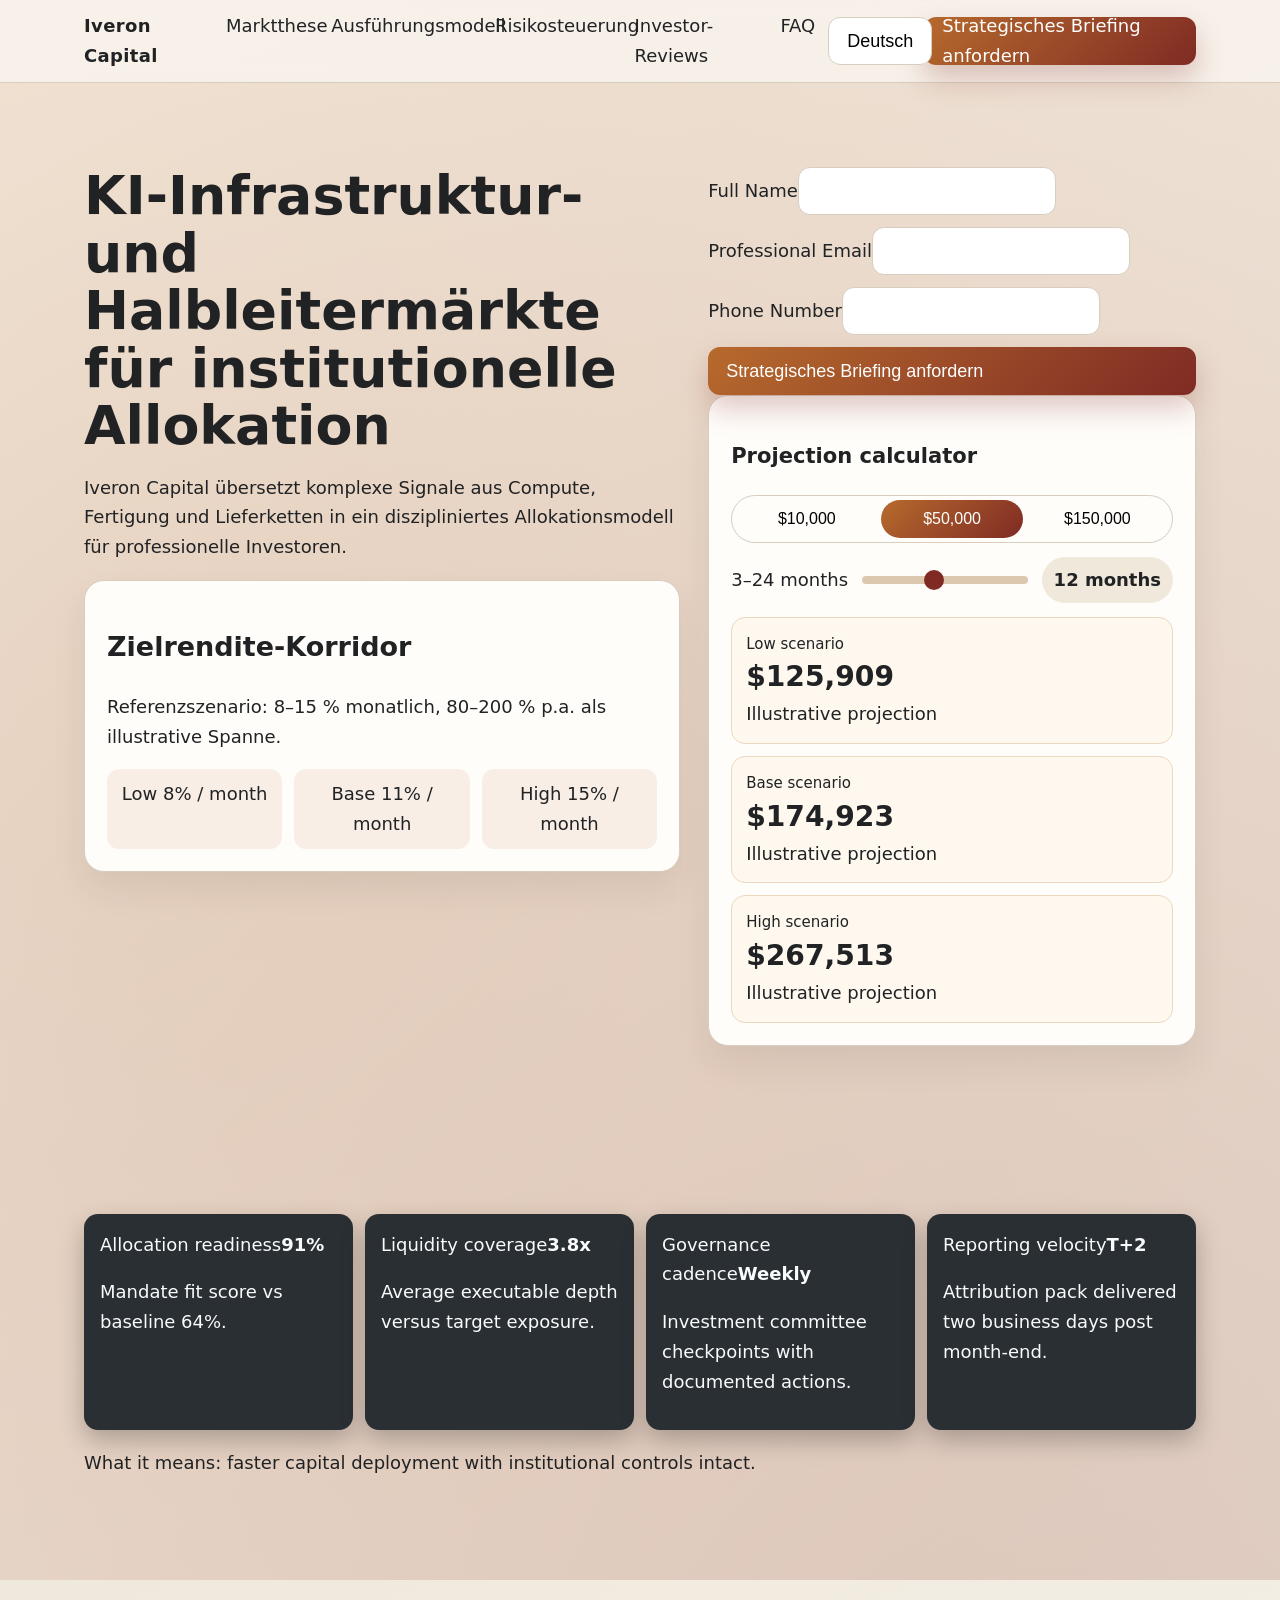
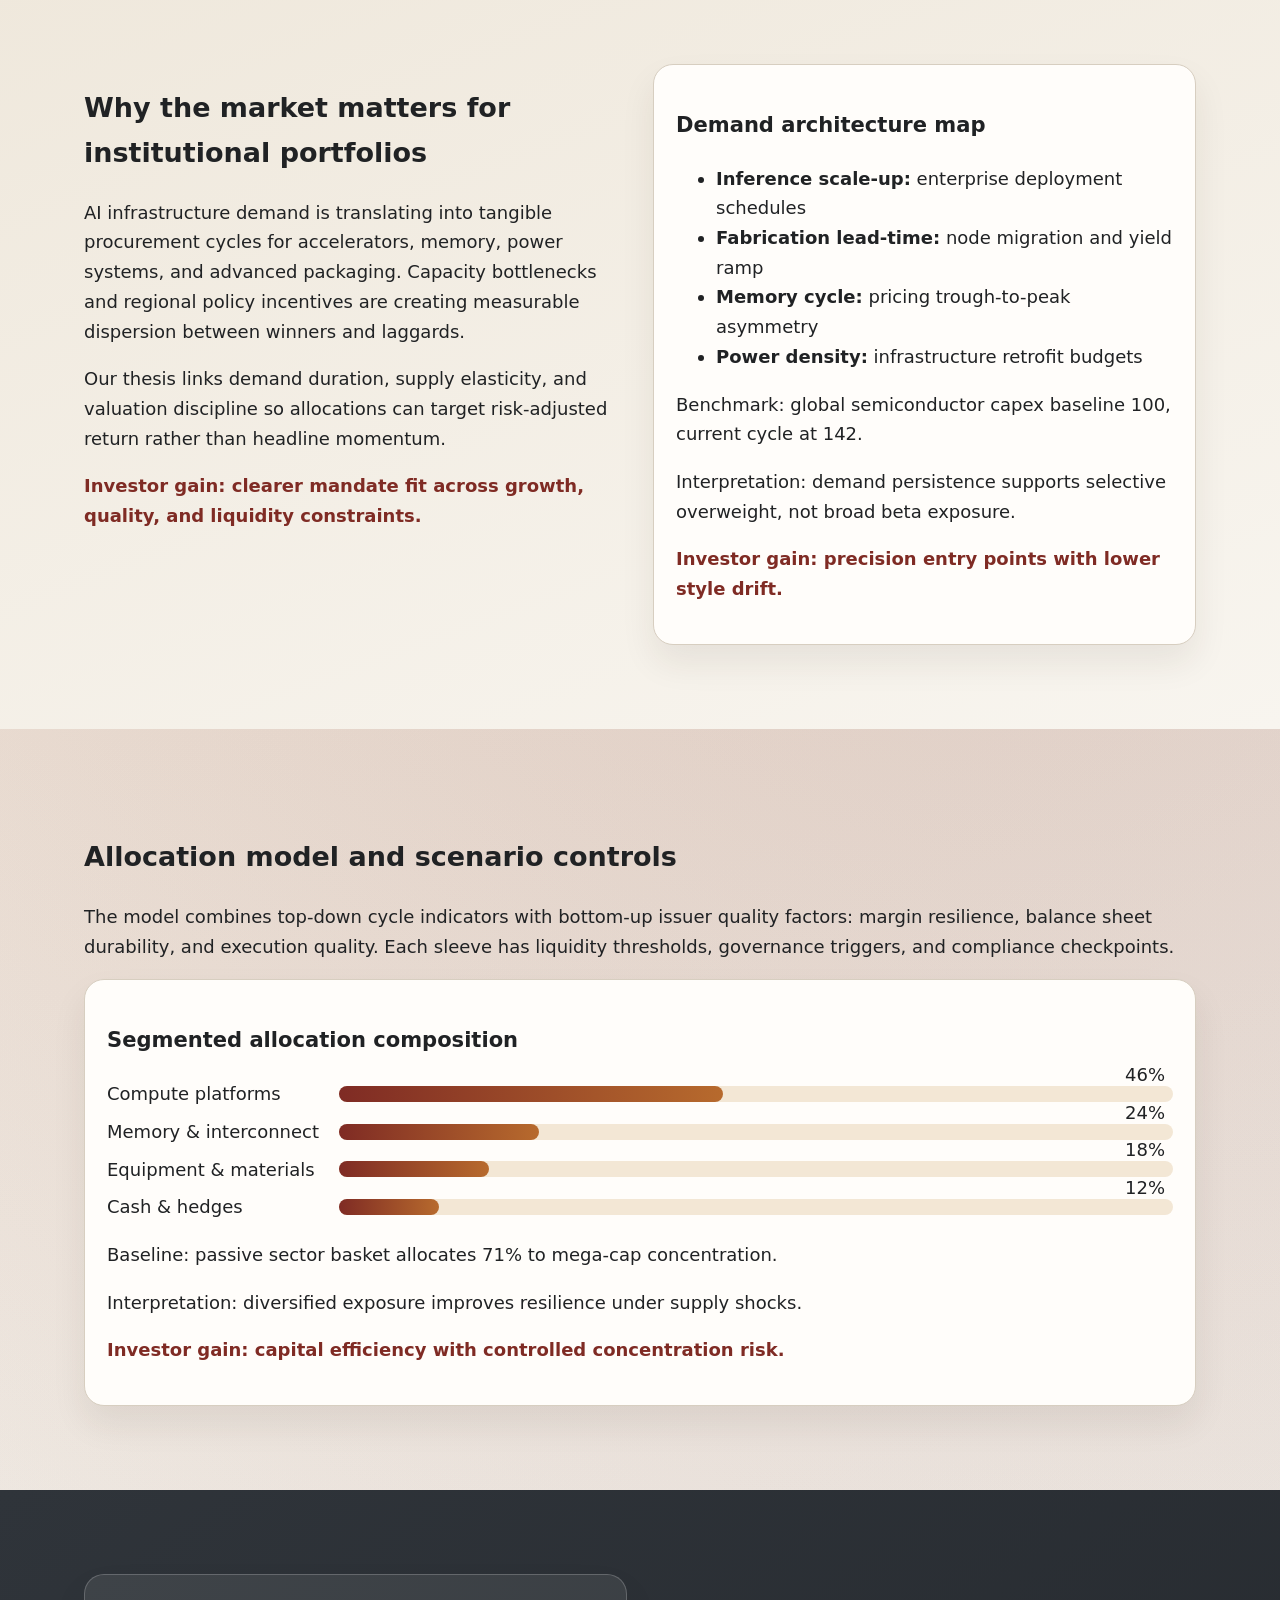
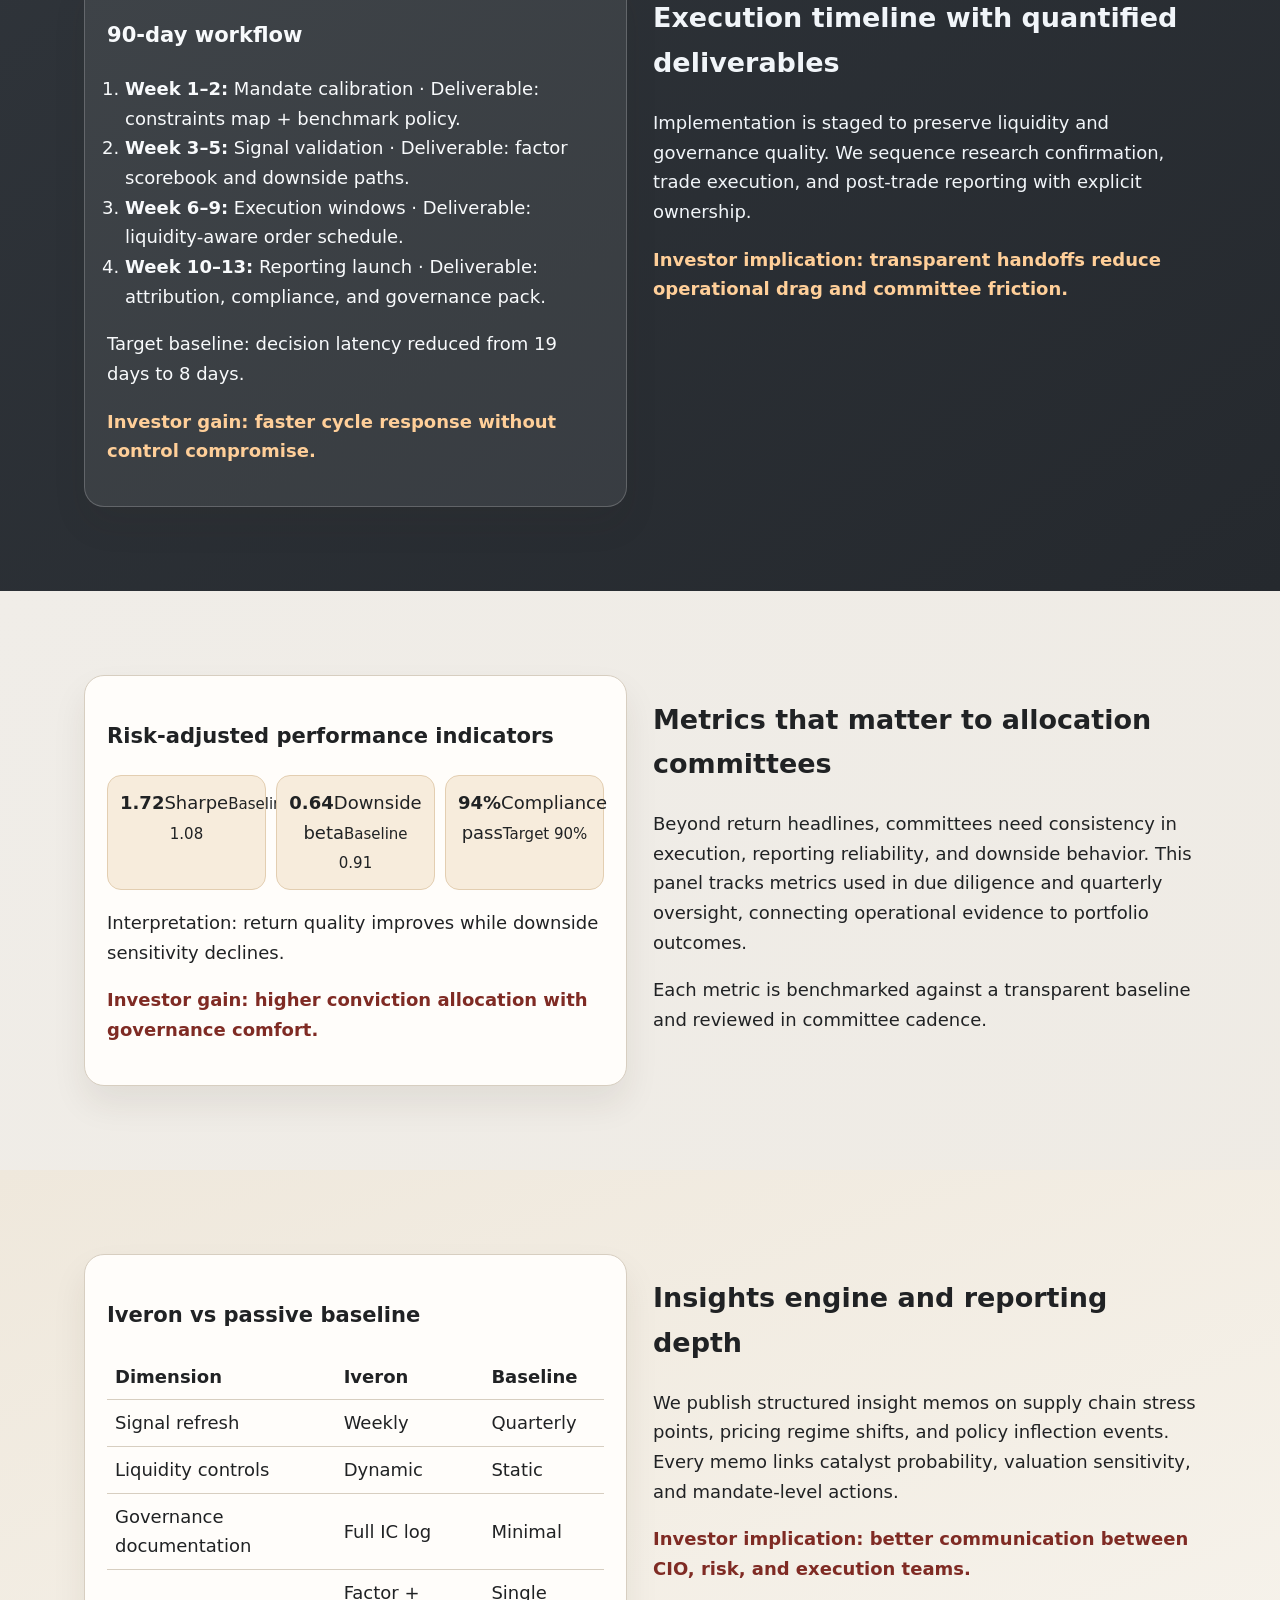
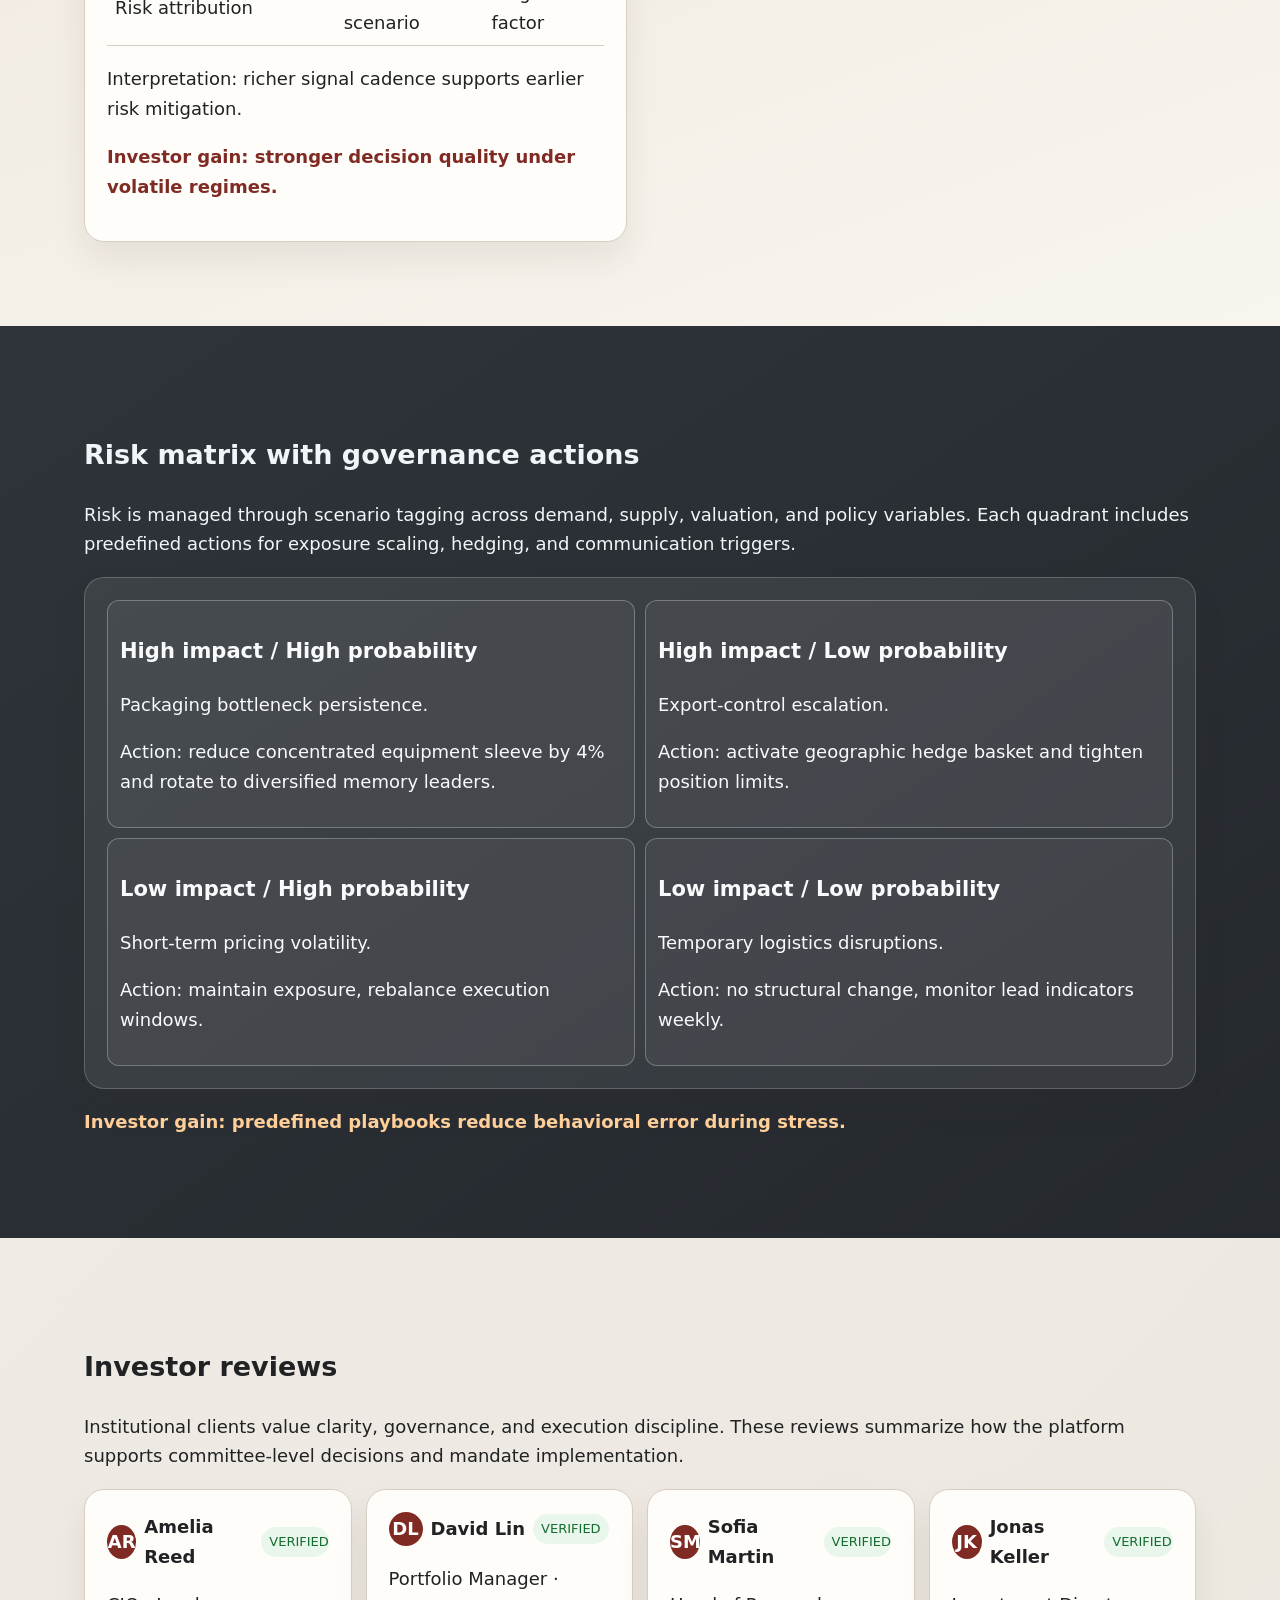
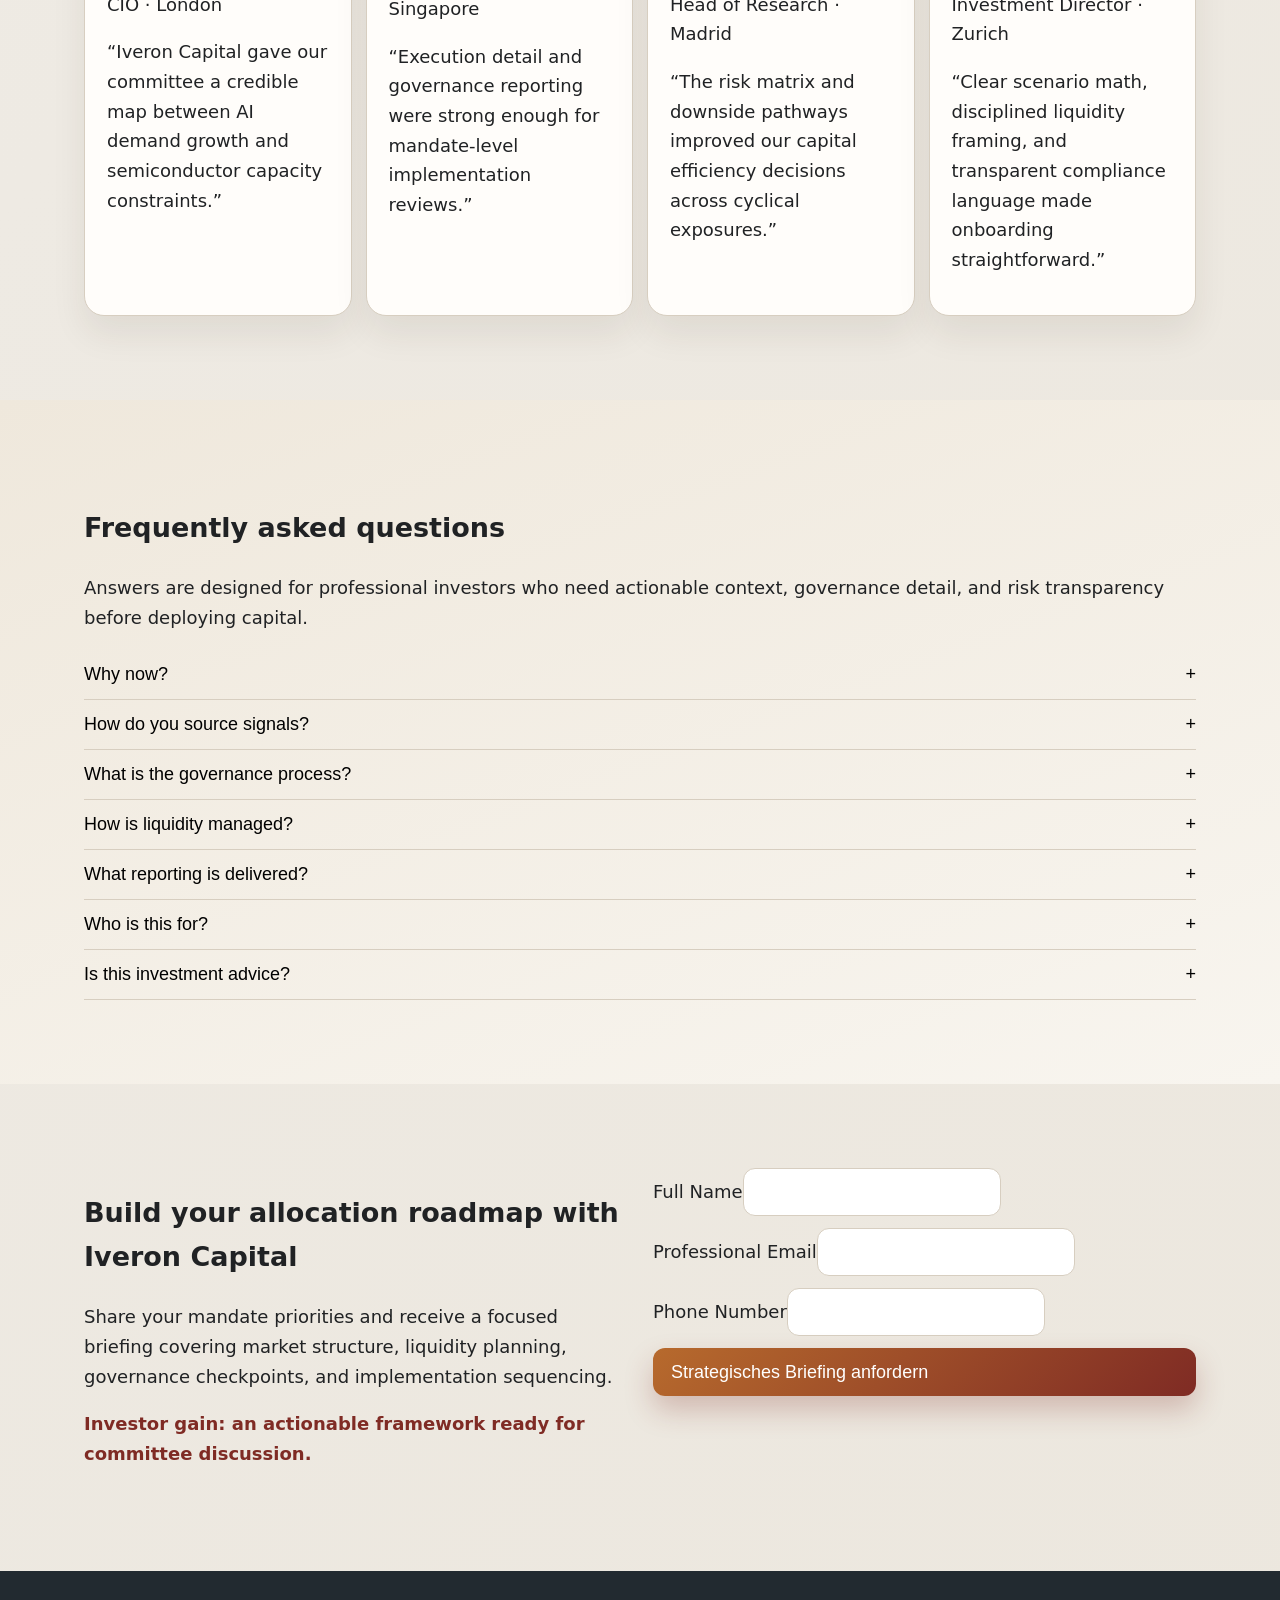
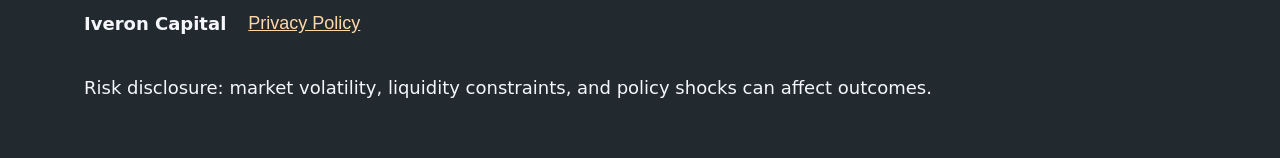
<file: de/index.html>
<!doctype html><html lang='de'><head><meta charset='UTF-8'><meta name='viewport' content='width=device-width,initial-scale=1'>
<title>Iveron Capital | KI-Infrastruktur- und Halbleitermarkt-Intelligence</title><meta name='description' content='Institutionelle Einblicke in KI-Infrastruktur und Halbleitermärkte für allokationsbereite Investoren.'><link rel='canonical' href='https://iveroncapital.com/de/index.html' />
<link rel='alternate' hreflang='en' href='https://iveroncapital.com/index.html' />
<link rel='alternate' hreflang='de' href='https://iveroncapital.com/de/index.html' />
<link rel='alternate' hreflang='fr' href='https://iveroncapital.com/fr/index.html' />
<link rel='alternate' hreflang='es' href='https://iveroncapital.com/es/index.html' />
<link rel='alternate' hreflang='it' href='https://iveroncapital.com/it/index.html' />
<link rel='alternate' hreflang='tr' href='https://iveroncapital.com/tr/index.html' />
<link rel='alternate' hreflang='pt' href='https://iveroncapital.com/pt/index.html' />
<link rel='alternate' hreflang='ja' href='https://iveroncapital.com/jp/index.html' />
<link rel='alternate' hreflang='sk' href='https://iveroncapital.com/sk/index.html' />
<link rel='alternate' hreflang='nl-BE' href='https://iveroncapital.com/be/index.html' />
<link rel='alternate' hreflang='x-default' href='https://iveroncapital.com/index.html' />
<meta property='og:title' content='Iveron Capital | KI-Infrastruktur- und Halbleitermarkt-Intelligence'><meta property='og:description' content='Institutionelle Einblicke in KI-Infrastruktur und Halbleitermärkte für allokationsbereite Investoren.'><meta property='og:type' content='website'><meta property='og:url' content='https://iveroncapital.com/de/index.html'>
<meta name='twitter:card' content='summary_large_image'><meta name='twitter:title' content='Iveron Capital | KI-Infrastruktur- und Halbleitermarkt-Intelligence'><meta name='twitter:description' content='Institutionelle Einblicke in KI-Infrastruktur und Halbleitermärkte für allokationsbereite Investoren.'>
<link rel='stylesheet' href='../assets/style.css'></head><body>
<header class='site-header'><div class='container header-row'><div class='brand'>Iveron Capital</div>
<nav class='desktop-nav'><a href='#market'>Marktthese</a><a href='#model'>Ausführungsmodell</a><a href='#risk'>Risikosteuerung</a><a href='#reviews'>Investor-Reviews</a><a href='#faq'>FAQ</a></nav>
<div class='header-actions'><div class='lang-wrap'><button class='lang-active' aria-haspopup='true' aria-expanded='false'>Deutsch</button><div class='lang-menu'><a href='../index.html'><svg viewBox="0 0 60 40" aria-hidden="true"><rect width="60" height="40" fill="#012169"/><path d="M0 0 L60 40 M60 0 L0 40" stroke="#fff" stroke-width="8"/><path d="M0 0 L60 40 M60 0 L0 40" stroke="#c8102e" stroke-width="4"/><rect x="24" width="12" height="40" fill="#fff"/><rect y="14" width="60" height="12" fill="#fff"/><rect x="26" width="8" height="40" fill="#c8102e"/><rect y="16" width="60" height="8" fill="#c8102e"/></svg><span>English</span></a><a href='../de/index.html'><svg viewBox="0 0 60 40"><rect width="60" height="13.33" fill="#000"/><rect y="13.33" width="60" height="13.33" fill="#dd0000"/><rect y="26.66" width="60" height="13.34" fill="#ffce00"/></svg><span>Deutsch</span></a><a href='../fr/index.html'><svg viewBox="0 0 60 40"><rect width="20" height="40" fill="#0055a4"/><rect x="20" width="20" height="40" fill="#fff"/><rect x="40" width="20" height="40" fill="#ef4135"/></svg><span>Français</span></a><a href='../es/index.html'><svg viewBox="0 0 60 40"><rect width="60" height="10" fill="#aa151b"/><rect y="10" width="60" height="20" fill="#f1bf00"/><rect y="30" width="60" height="10" fill="#aa151b"/></svg><span>Español</span></a><a href='../it/index.html'><svg viewBox="0 0 60 40"><rect width="20" height="40" fill="#009246"/><rect x="20" width="20" height="40" fill="#fff"/><rect x="40" width="20" height="40" fill="#ce2b37"/></svg><span>Italiano</span></a><a href='../tr/index.html'><svg viewBox="0 0 60 40"><rect width="60" height="40" fill="#e30a17"/><circle cx="24" cy="20" r="9" fill="#fff"/><circle cx="27" cy="20" r="7" fill="#e30a17"/><polygon points="33,20 39,17 39,23" fill="#fff"/></svg><span>Türkçe</span></a><a href='../pt/index.html'><svg viewBox="0 0 60 40"><rect width="24" height="40" fill="#006600"/><rect x="24" width="36" height="40" fill="#ff0000"/><circle cx="28" cy="20" r="6" fill="#ffcc00"/></svg><span>Português</span></a><a href='../jp/index.html'><svg viewBox="0 0 60 40"><rect width="60" height="40" fill="#fff"/><circle cx="30" cy="20" r="10" fill="#bc002d"/></svg><span>日本語</span></a><a href='../sk/index.html'><svg viewBox="0 0 60 40"><rect width="60" height="13.33" fill="#fff"/><rect y="13.33" width="60" height="13.33" fill="#0b4ea2"/><rect y="26.66" width="60" height="13.34" fill="#ee1c25"/></svg><span>Slovenčina</span></a><a href='../be/index.html'><svg viewBox="0 0 60 40"><rect width="20" height="40" fill="#000"/><rect x="20" width="20" height="40" fill="#ffd90c"/><rect x="40" width="20" height="40" fill="#ef3340"/></svg><span>Belgium</span></a></div></div><a href='#final-cta' class='btn primary'>Strategisches Briefing anfordern</a><button class='burger' aria-label='Open menu' aria-expanded='false'>☰</button></div></div>
<div class='mobile-drawer' aria-hidden='true'><div class='drawer-panel'><button class='drawer-close' aria-label='Close menu'>✕</button><nav>
<a href="../index.html">English</a>
<a href="../de/index.html">Deutsch</a>
<a href="../fr/index.html">Français</a>
<a href="../es/index.html">Español</a>
<a href="../it/index.html">Italiano</a>
<a href="../tr/index.html">Türkçe</a>
<a href="../pt/index.html">Português</a>
<a href="../jp/index.html">日本語</a>
<a href="../sk/index.html">Slovenčina</a>
<a href="../be/index.html">Belgium</a>
<a href='#market'>Marktthese</a><a href='#model'>Ausführungsmodell</a><a href='#risk'>Risikosteuerung</a><a href='#reviews'>Investor-Reviews</a><a href='#faq'>FAQ</a><a class='btn primary' href='#final-cta'>Strategisches Briefing anfordern</a></nav></div></div></header>
<main>
<section class='hero section'><div class='container hero-grid'><div><h1>KI-Infrastruktur- und Halbleitermärkte für institutionelle Allokation</h1><p>Iveron Capital übersetzt komplexe Signale aus Compute, Fertigung und Lieferketten in ein diszipliniertes Allokationsmodell für professionelle Investoren.</p><article class='corridor card'><h2>Zielrendite-Korridor</h2><p>Referenzszenario: 8–15 % monatlich, 80–200 % p.a. als illustrative Spanne.</p><div class='corridor-values'><span>Low 8% / month</span><span>Base 11% / month</span><span>High 15% / month</span></div></article></div>
<div><form class='lead-form'><label>Full Name<input type='text' required></label><label>Professional Email<input type='email' required></label><label>Phone Number<input type='tel' required></label><button type='submit' class='btn primary'>Strategisches Briefing anfordern</button></form>
<section class='calculator card' aria-label='Projection calculator'><h3>Projection calculator</h3><div class='amount-segment' role='tablist'><button data-amount='10000'>$10,000</button><button class='active' data-amount='50000'>$50,000</button><button data-amount='150000'>$150,000</button></div><div class='month-row'><label>3–24 months</label><input type='range' min='3' max='24' value='12' id='months'><span class='pill'><b id='monthsValue'>12 months</b></span></div><div class='result-grid'><article><small>Low scenario</small><strong class='proj' data-rate='0.08'>$125,927</strong><span>Illustrative projection</span></article><article><small>Base scenario</small><strong class='proj' data-rate='0.11'>$174,416</strong><span>Illustrative projection</span></article><article><small>High scenario</small><strong class='proj' data-rate='0.15'>$267,067</strong><span>Illustrative projection</span></article></div></section></div></div></section>

<section class='kpi-strip section' id='kpi'><div class='container'><div class='kpi-grid reveal'><article><span>Allocation readiness</span><strong>91%</strong><p>Mandate fit score vs baseline 64%.</p></article><article><span>Liquidity coverage</span><strong>3.8x</strong><p>Average executable depth versus target exposure.</p></article><article><span>Governance cadence</span><strong>Weekly</strong><p>Investment committee checkpoints with documented actions.</p></article><article><span>Reporting velocity</span><strong>T+2</strong><p>Attribution pack delivered two business days post month-end.</p></article></div><p class='section-note'>What it means: faster capital deployment with institutional controls intact.</p></div></section>
<section class='section alt' id='market'><div class='container split'><div><h2>Why the market matters for institutional portfolios</h2><p>AI infrastructure demand is translating into tangible procurement cycles for accelerators, memory, power systems, and advanced packaging. Capacity bottlenecks and regional policy incentives are creating measurable dispersion between winners and laggards.</p><p>Our thesis links demand duration, supply elasticity, and valuation discipline so allocations can target risk-adjusted return rather than headline momentum.</p><p class='gain'>Investor gain: clearer mandate fit across growth, quality, and liquidity constraints.</p></div><div class='visual card'><h3>Demand architecture map</h3><ul><li><b>Inference scale-up:</b> enterprise deployment schedules</li><li><b>Fabrication lead-time:</b> node migration and yield ramp</li><li><b>Memory cycle:</b> pricing trough-to-peak asymmetry</li><li><b>Power density:</b> infrastructure retrofit budgets</li></ul><p>Benchmark: global semiconductor capex baseline 100, current cycle at 142.</p><p>Interpretation: demand persistence supports selective overweight, not broad beta exposure.</p><p class='gain'>Investor gain: precision entry points with lower style drift.</p></div></div></section>
<section class='section' id='model'><div class='container'><h2>Allocation model and scenario controls</h2><p>The model combines top-down cycle indicators with bottom-up issuer quality factors: margin resilience, balance sheet durability, and execution quality. Each sleeve has liquidity thresholds, governance triggers, and compliance checkpoints.</p><div class='alloc-bars card reveal'><h3>Segmented allocation composition</h3><div class='bar'><span>Compute platforms</span><div><i style='width:46%'></i><em>46%</em></div></div><div class='bar'><span>Memory & interconnect</span><div><i style='width:24%'></i><em>24%</em></div></div><div class='bar'><span>Equipment & materials</span><div><i style='width:18%'></i><em>18%</em></div></div><div class='bar'><span>Cash & hedges</span><div><i style='width:12%'></i><em>12%</em></div></div><p>Baseline: passive sector basket allocates 71% to mega-cap concentration.</p><p>Interpretation: diversified exposure improves resilience under supply shocks.</p><p class='gain'>Investor gain: capital efficiency with controlled concentration risk.</p></div></div></section>
<section class='section dark' id='process'><div class='container split reverse'><div><h2>Execution timeline with quantified deliverables</h2><p>Implementation is staged to preserve liquidity and governance quality. We sequence research confirmation, trade execution, and post-trade reporting with explicit ownership.</p><p class='gain'>Investor implication: transparent handoffs reduce operational drag and committee friction.</p></div><div class='timeline card'><h3>90-day workflow</h3><ol><li><b>Week 1–2:</b> Mandate calibration · Deliverable: constraints map + benchmark policy.</li><li><b>Week 3–5:</b> Signal validation · Deliverable: factor scorebook and downside paths.</li><li><b>Week 6–9:</b> Execution windows · Deliverable: liquidity-aware order schedule.</li><li><b>Week 10–13:</b> Reporting launch · Deliverable: attribution, compliance, and governance pack.</li></ol><p>Target baseline: decision latency reduced from 19 days to 8 days.</p><p class='gain'>Investor gain: faster cycle response without control compromise.</p></div></div></section>
<section class='section' id='metrics'><div class='container split'><div class='visual radial card'><h3>Risk-adjusted performance indicators</h3><div class='rings'><div><strong>1.72</strong><span>Sharpe</span><small>Baseline 1.08</small></div><div><strong>0.64</strong><span>Downside beta</span><small>Baseline 0.91</small></div><div><strong>94%</strong><span>Compliance pass</span><small>Target 90%</small></div></div><p>Interpretation: return quality improves while downside sensitivity declines.</p><p class='gain'>Investor gain: higher conviction allocation with governance comfort.</p></div><div><h2>Metrics that matter to allocation committees</h2><p>Beyond return headlines, committees need consistency in execution, reporting reliability, and downside behavior. This panel tracks metrics used in due diligence and quarterly oversight, connecting operational evidence to portfolio outcomes.</p><p>Each metric is benchmarked against a transparent baseline and reviewed in committee cadence.</p></div></div></section>
<section class='section alt' id='insights'><div class='container split reverse'><div><h2>Insights engine and reporting depth</h2><p>We publish structured insight memos on supply chain stress points, pricing regime shifts, and policy inflection events. Every memo links catalyst probability, valuation sensitivity, and mandate-level actions.</p><p class='gain'>Investor implication: better communication between CIO, risk, and execution teams.</p></div><div class='compare card'><h3>Iveron vs passive baseline</h3><table><thead><tr><th>Dimension</th><th>Iveron</th><th>Baseline</th></tr></thead><tbody><tr><td>Signal refresh</td><td>Weekly</td><td>Quarterly</td></tr><tr><td>Liquidity controls</td><td>Dynamic</td><td>Static</td></tr><tr><td>Governance documentation</td><td>Full IC log</td><td>Minimal</td></tr><tr><td>Risk attribution</td><td>Factor + scenario</td><td>Single factor</td></tr></tbody></table><p>Interpretation: richer signal cadence supports earlier risk mitigation.</p><p class='gain'>Investor gain: stronger decision quality under volatile regimes.</p></div></div></section>
<section class='section dark' id='risk'><div class='container'><h2>Risk matrix with governance actions</h2><p>Risk is managed through scenario tagging across demand, supply, valuation, and policy variables. Each quadrant includes predefined actions for exposure scaling, hedging, and communication triggers.</p><div class='risk-matrix card'><div><h3>High impact / High probability</h3><p>Packaging bottleneck persistence.</p><p>Action: reduce concentrated equipment sleeve by 4% and rotate to diversified memory leaders.</p></div><div><h3>High impact / Low probability</h3><p>Export-control escalation.</p><p>Action: activate geographic hedge basket and tighten position limits.</p></div><div><h3>Low impact / High probability</h3><p>Short-term pricing volatility.</p><p>Action: maintain exposure, rebalance execution windows.</p></div><div><h3>Low impact / Low probability</h3><p>Temporary logistics disruptions.</p><p>Action: no structural change, monitor lead indicators weekly.</p></div></div><p class='gain'>Investor gain: predefined playbooks reduce behavioral error during stress.</p></div></section>
<section class='section' id='reviews'><div class='container'><h2>Investor reviews</h2><p>Institutional clients value clarity, governance, and execution discipline. These reviews summarize how the platform supports committee-level decisions and mandate implementation.</p><div class='review-grid'><article class='review card'><div class='r-head'><span class='avatar'>AR</span><strong>Amelia Reed</strong><em>VERIFIED</em></div><p class='r-meta'>CIO · London</p><p>“Iveron Capital gave our committee a credible map between AI demand growth and semiconductor capacity constraints.”</p></article><article class='review card'><div class='r-head'><span class='avatar'>DL</span><strong>David Lin</strong><em>VERIFIED</em></div><p class='r-meta'>Portfolio Manager · Singapore</p><p>“Execution detail and governance reporting were strong enough for mandate-level implementation reviews.”</p></article><article class='review card'><div class='r-head'><span class='avatar'>SM</span><strong>Sofia Martin</strong><em>VERIFIED</em></div><p class='r-meta'>Head of Research · Madrid</p><p>“The risk matrix and downside pathways improved our capital efficiency decisions across cyclical exposures.”</p></article><article class='review card'><div class='r-head'><span class='avatar'>JK</span><strong>Jonas Keller</strong><em>VERIFIED</em></div><p class='r-meta'>Investment Director · Zurich</p><p>“Clear scenario math, disciplined liquidity framing, and transparent compliance language made onboarding straightforward.”</p></article></div></div></section>
<section class='section alt' id='faq'><div class='container'><h2>Frequently asked questions</h2><p>Answers are designed for professional investors who need actionable context, governance detail, and risk transparency before deploying capital.</p><div class='faq-list'><article class='faq-item'><button aria-expanded='false'><span>Why now?</span><span>+</span></button><div><p>Model availability is moving from labs to enterprise procurement cycles, while supply remains constrained.</p></div></article><article class='faq-item'><button aria-expanded='false'><span>How do you source signals?</span><span>+</span></button><div><p>We integrate fab utilization data, cloud capex guidance, memory pricing curves, and channel checks.</p></div></article><article class='faq-item'><button aria-expanded='false'><span>What is the governance process?</span><span>+</span></button><div><p>Weekly investment committee reviews, mandate-level limits, and scenario stress testing.</p></div></article><article class='faq-item'><button aria-expanded='false'><span>How is liquidity managed?</span><span>+</span></button><div><p>Position sizing maps to average daily volume and catalyst windows to preserve execution quality.</p></div></article><article class='faq-item'><button aria-expanded='false'><span>What reporting is delivered?</span><span>+</span></button><div><p>Monthly attribution, factor decomposition, and compliance documentation for LP committees.</p></div></article><article class='faq-item'><button aria-expanded='false'><span>Who is this for?</span><span>+</span></button><div><p>Family offices, multi-managers, and institutional investors requiring disciplined risk-adjusted return frameworks.</p></div></article><article class='faq-item'><button aria-expanded='false'><span>Is this investment advice?</span><span>+</span></button><div><p>No. Content is educational and illustrative; all decisions remain the investor’s responsibility.</p></div></article></div></div></section>
<section class='section final' id='final-cta'><div class='container split'><div><h2>Build your allocation roadmap with Iveron Capital</h2><p>Share your mandate priorities and receive a focused briefing covering market structure, liquidity planning, governance checkpoints, and implementation sequencing.</p><p class='gain'>Investor gain: an actionable framework ready for committee discussion.</p></div><form class='lead-form'><label>Full Name<input type='text' name='name' required></label><label>Professional Email<input type='email' name='email' required></label><label>Phone Number<input type='tel' name='phone' required></label><button type='submit' class='btn primary'>Strategisches Briefing anfordern</button></form></div></section>

</main>
<footer class='site-footer'><div class='container'><strong>Iveron Capital</strong><button class='privacy-open'>Privacy Policy</button><p>Risk disclosure: market volatility, liquidity constraints, and policy shocks can affect outcomes.</p></div></footer>
<div class='modal' aria-hidden='true'><div class='modal-box'><button class='modal-x' aria-label='Close'>✕</button><h2>Privacy Policy</h2><div class='modal-scroll'><h3>Introduction</h3><p>We process personal data for investor communication and service quality assurance.</p><h3>Data collection</h3><p>Name, professional email, and phone number submitted through forms.</p><h3>Legal basis</h3><p>Legitimate interest and pre-contractual communication.</p><h3>Cookies</h3><p>Essential cookies for session stability and analytics preferences.</p><h3>Retention</h3><p>Data is retained according to regulatory and operational policies.</p><h3>Third-party sharing</h3><p>Trusted processors support hosting, security, and communication services.</p><h3>Security</h3><p>Encryption, access controls, and monitoring protect data integrity.</p><h3>User rights</h3><p>Users may request access, correction, deletion, or processing limits.</p><h3>International transfers</h3><p>Transfers use contractual safeguards and jurisdictional controls.</p><h3>Industry risk disclosure</h3><p>AI and semiconductor markets are cyclical and policy-sensitive.</p><h3>Contact</h3><p>privacy@iveroncapital.com</p></div><div class='modal-footer'><button class='modal-close btn'>Close</button></div></div></div>
<script type='application/ld+json'>{"@context":"https://schema.org","@graph":[{"@type":"Organization","name":"Iveron Capital","url":"https://iveroncapital.com"},{"@type":"WebSite","name":"Iveron Capital","url":"https://iveroncapital.com"},{"@type":"FAQPage","mainEntity":[{"@type":"Question","name":"Why now?","acceptedAnswer":{"@type":"Answer","text":"Demand and supply dynamics create allocation dispersion."}}]},{"@type":"Review","reviewBody":"Clear institutional framing for allocation decisions.","author":{"@type":"Person","name":"Amelia Reed"},"itemReviewed":{"@type":"Organization","name":"Iveron Capital"}}]}</script>
<script defer src='../assets/app.js'></script></body></html>
</file>
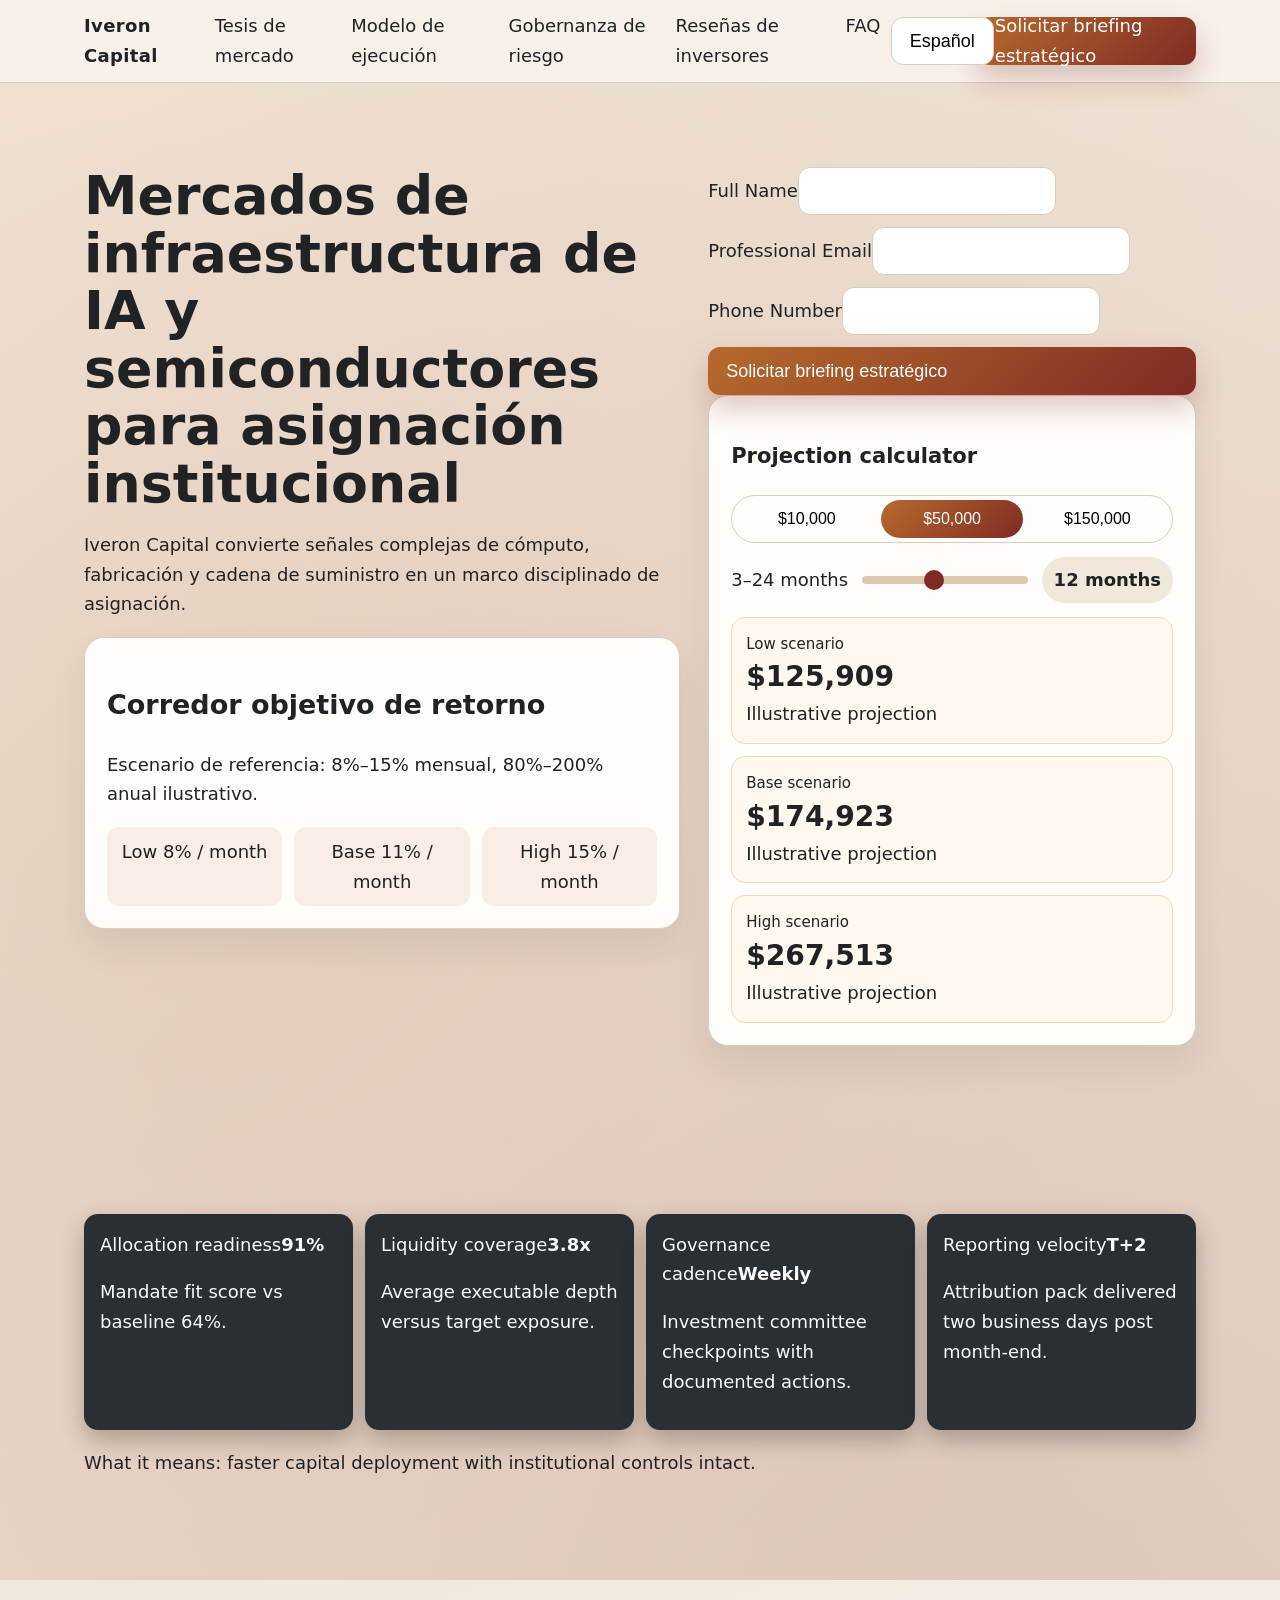
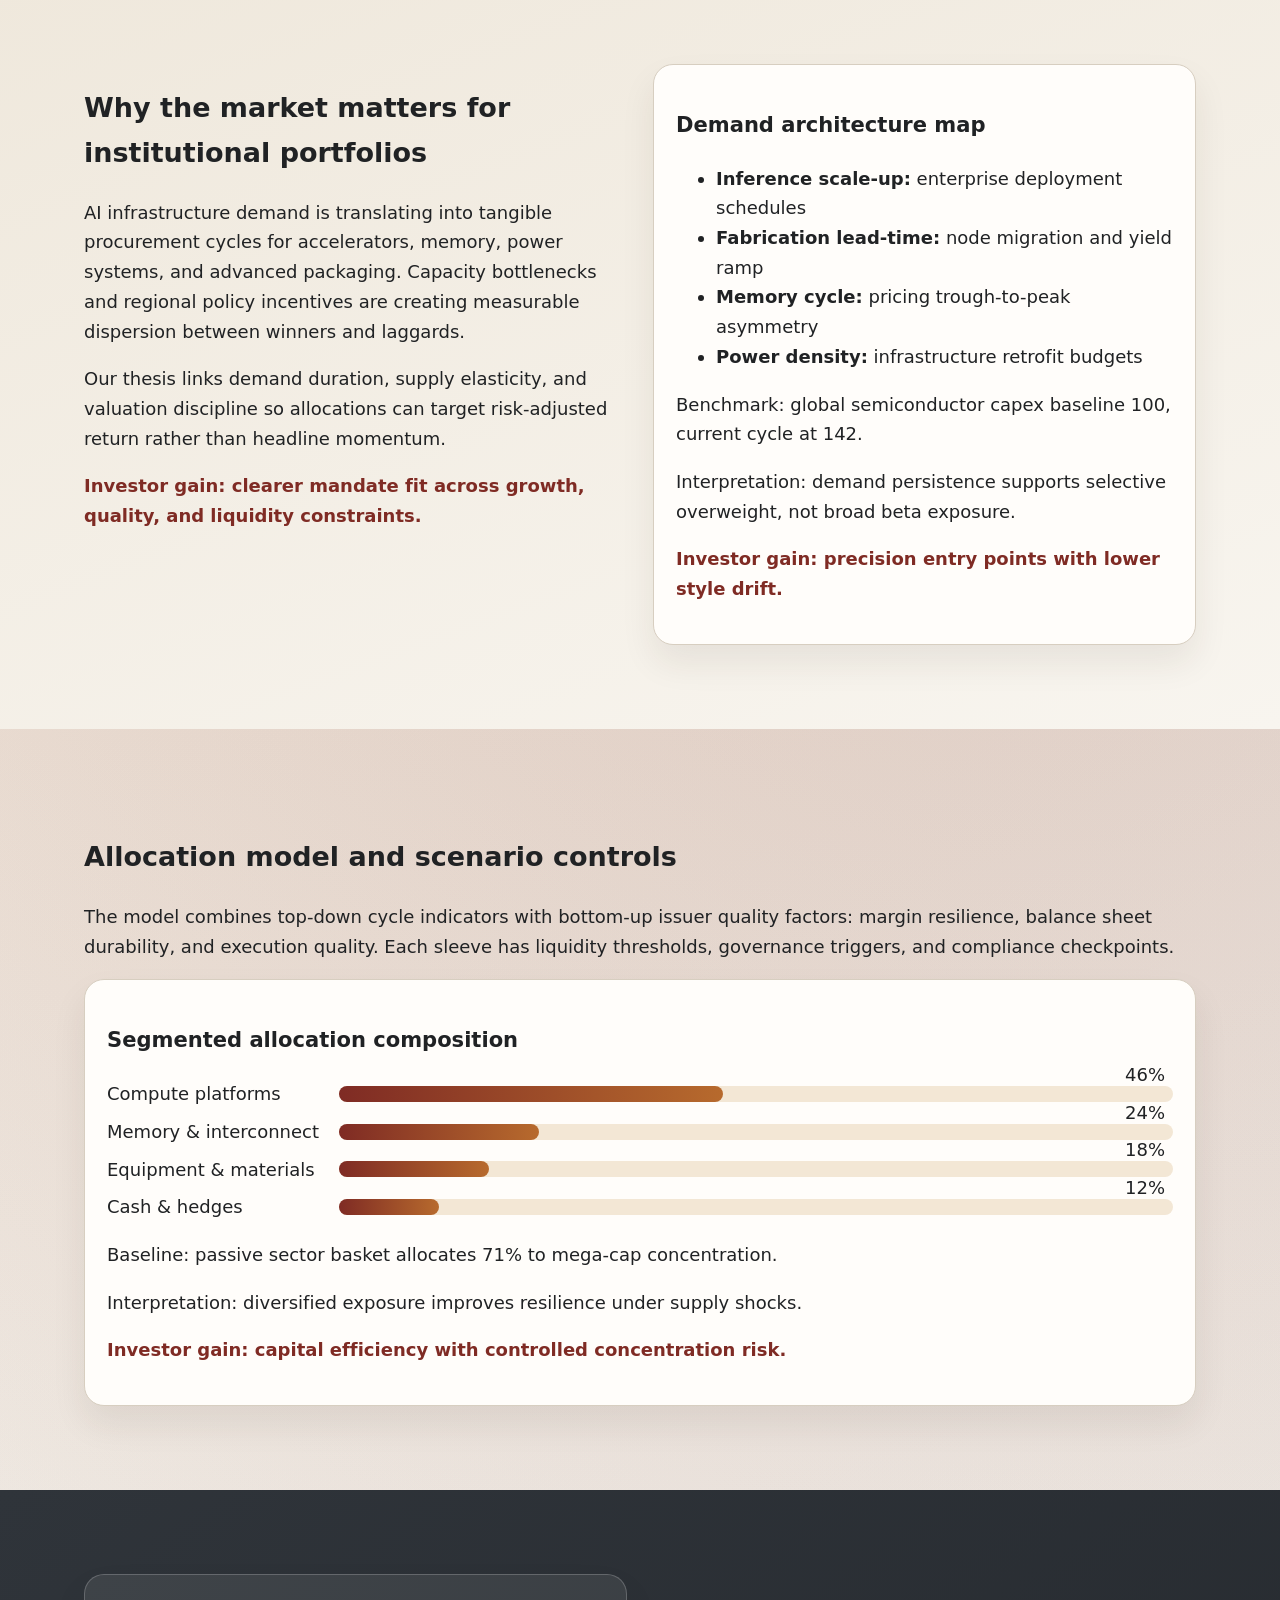
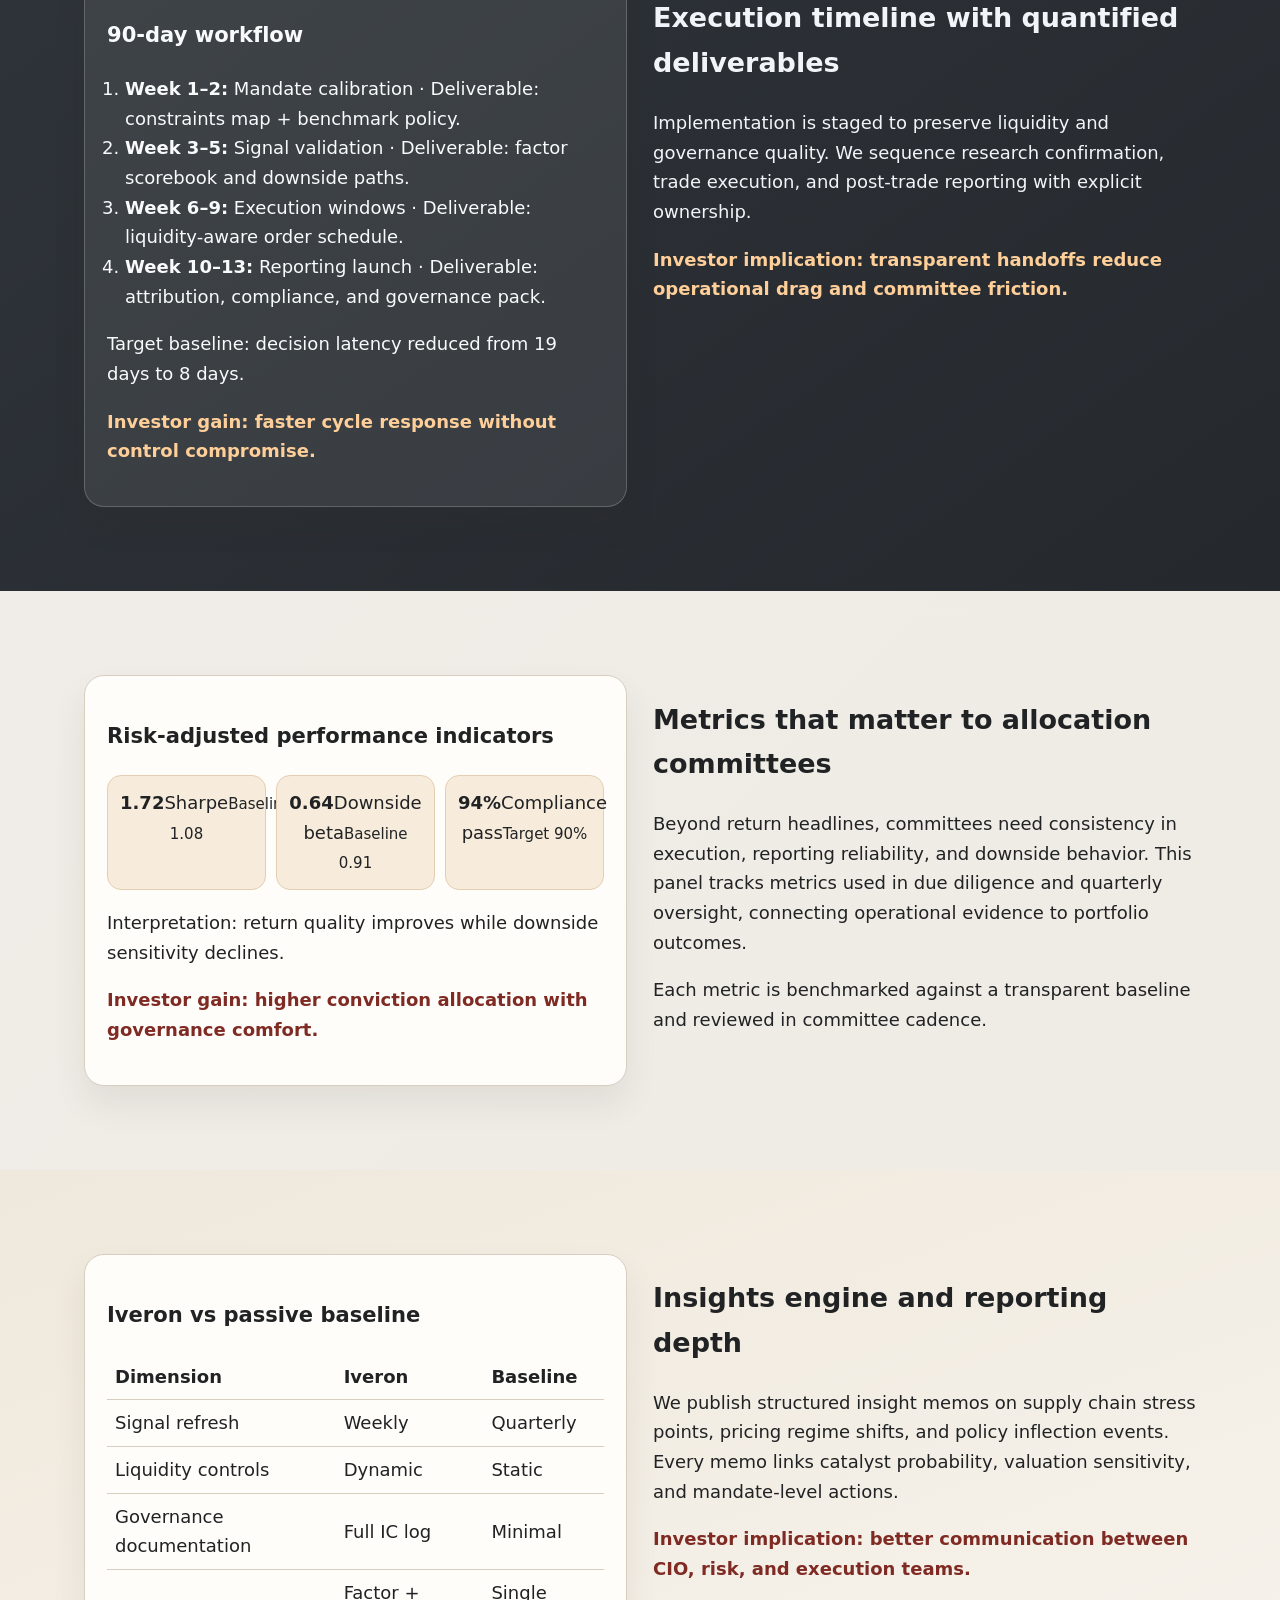
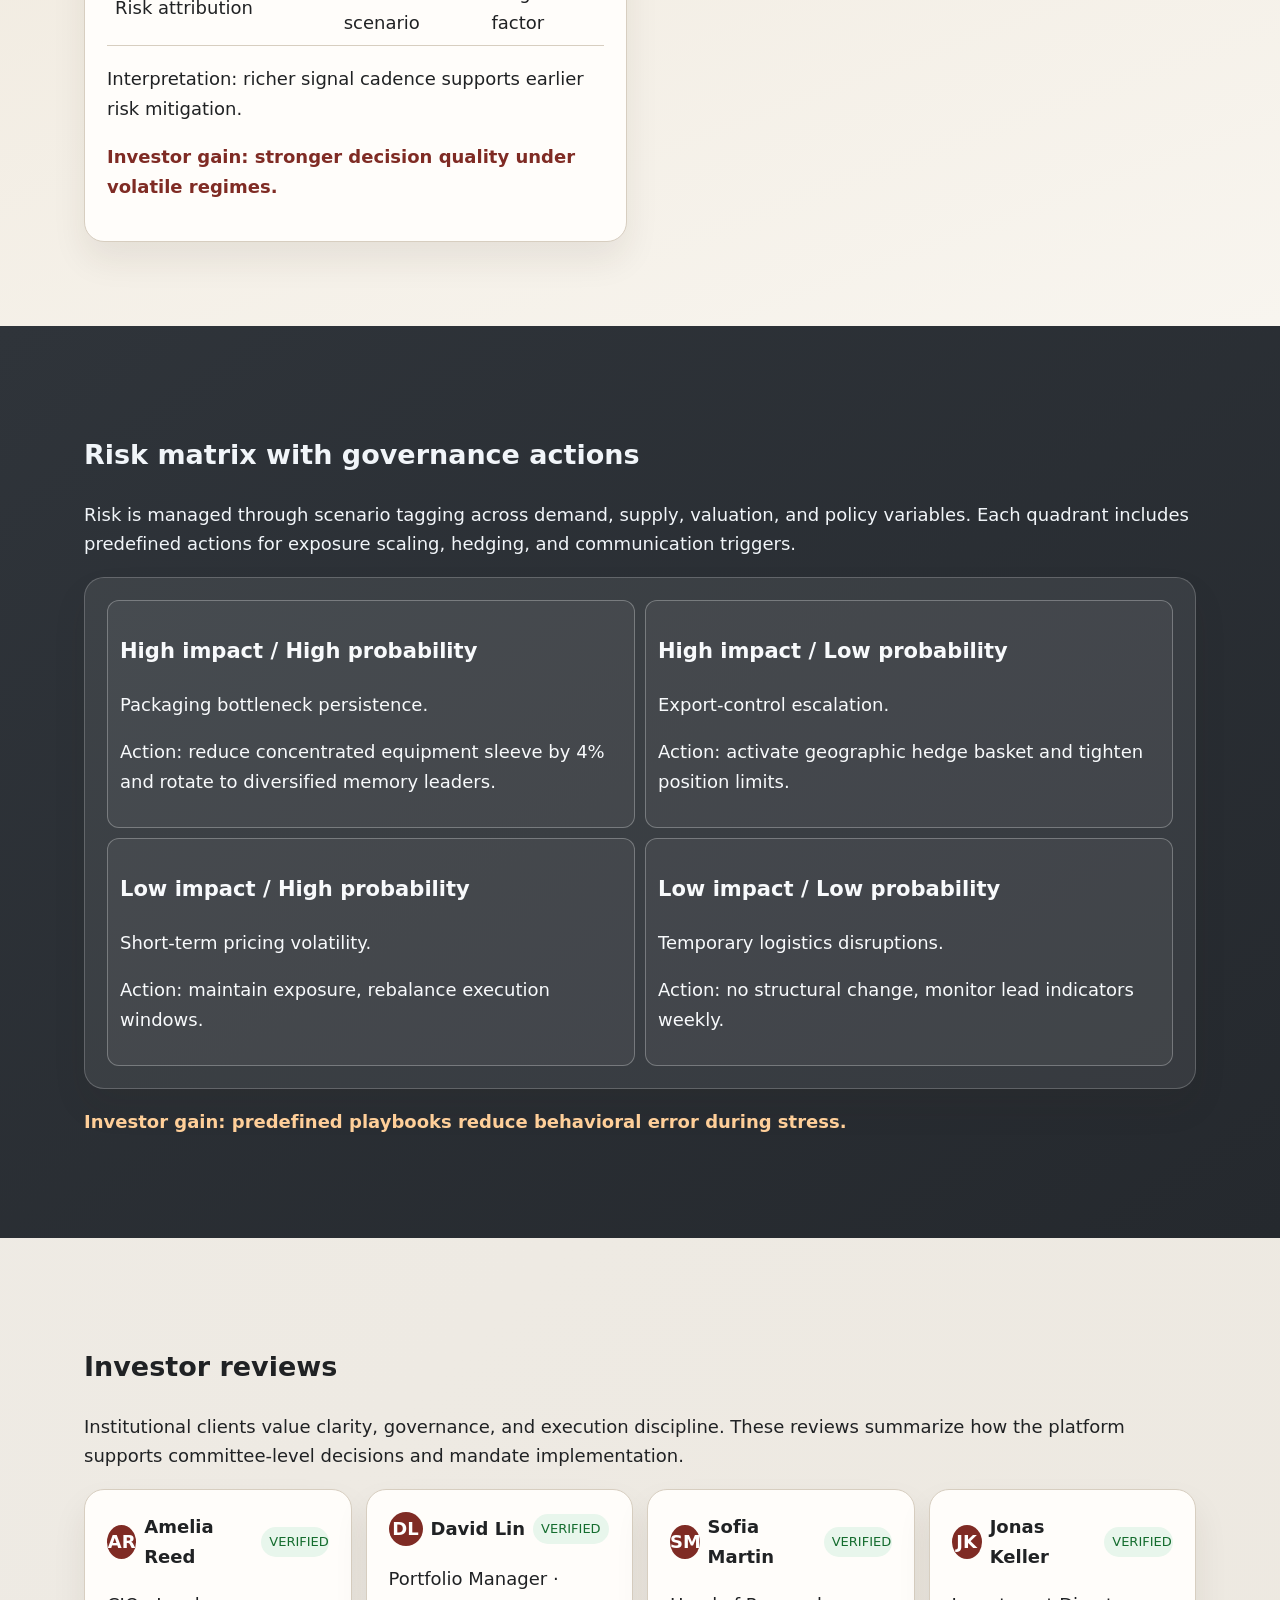
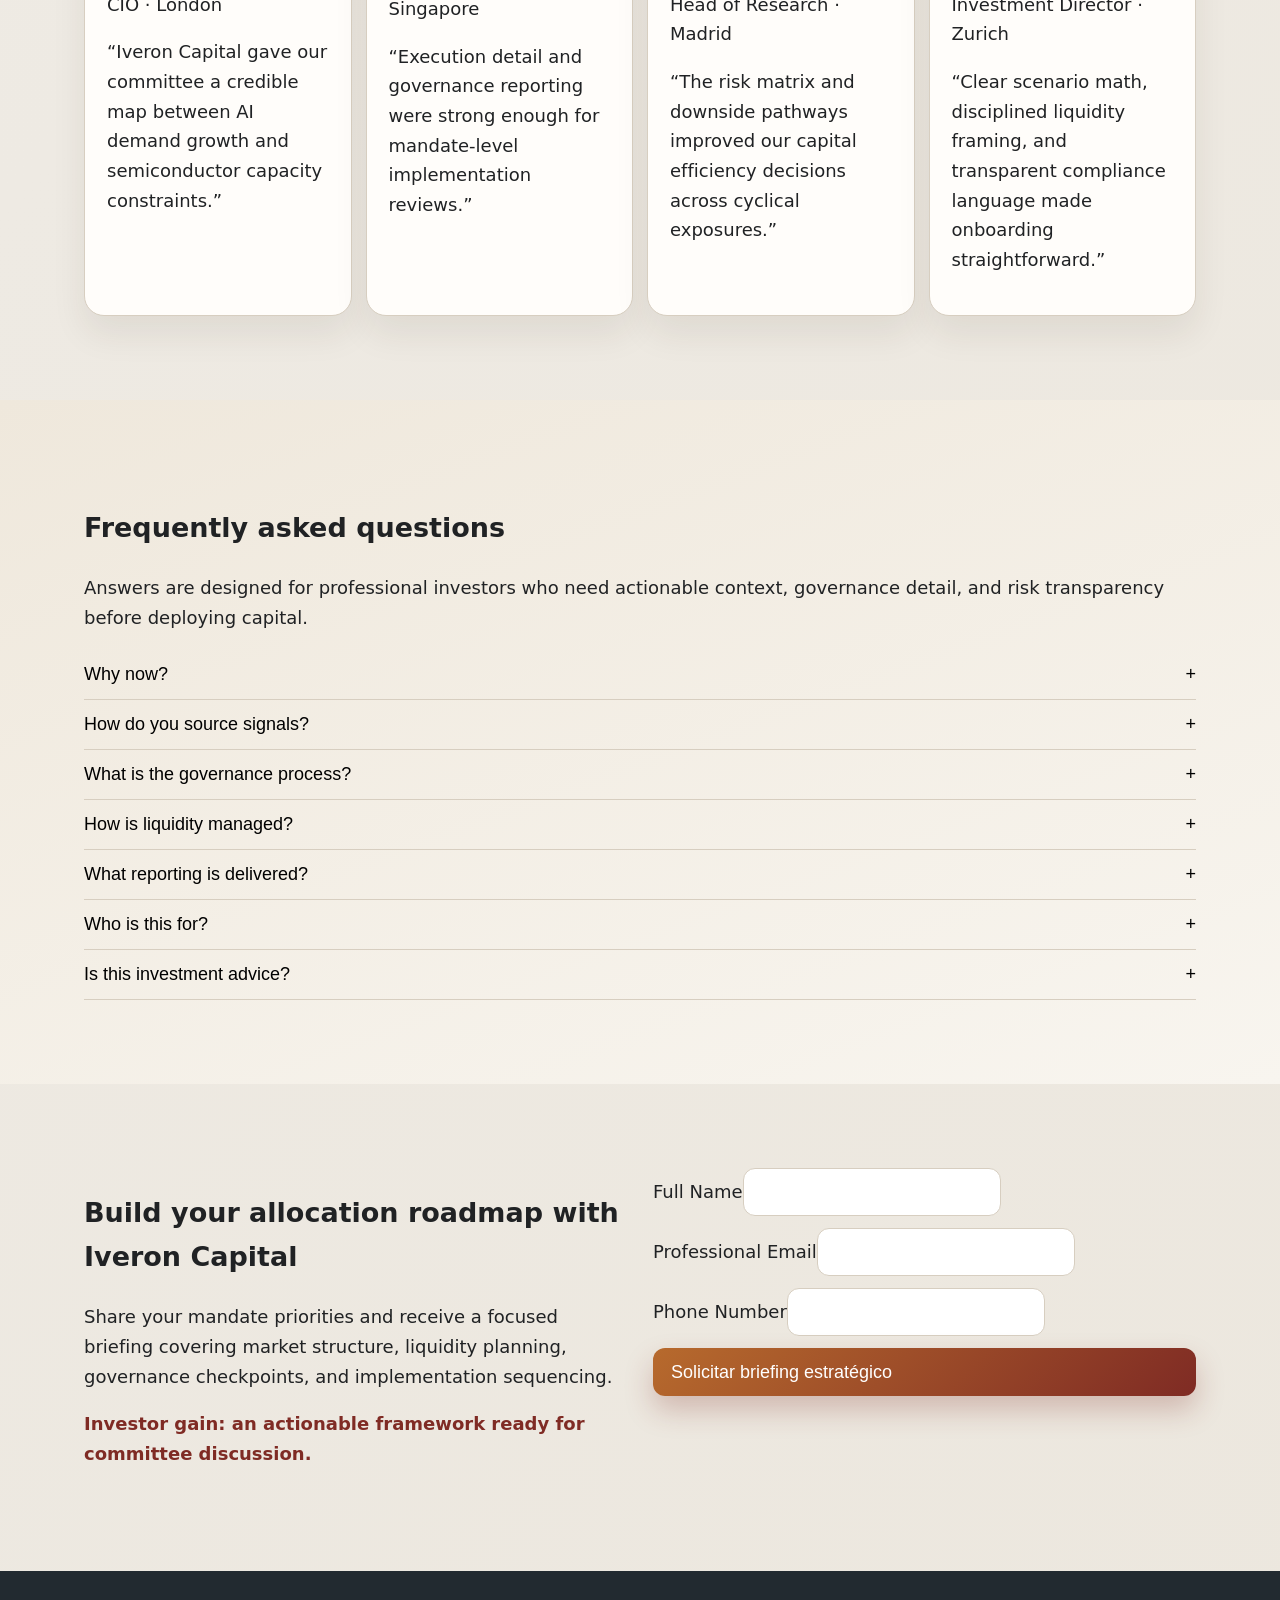
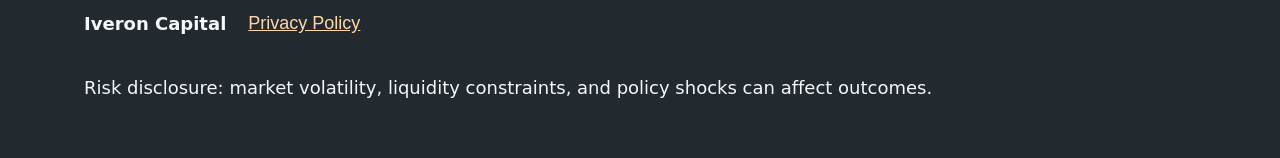
<file: es/index.html>
<!doctype html><html lang='es'><head><meta charset='UTF-8'><meta name='viewport' content='width=device-width,initial-scale=1'>
<title>Iveron Capital | Inteligencia de mercados de IA e infraestructura de semiconductores</title><meta name='description' content='Perspectiva institucional de infraestructura de IA y semiconductores para asignación de capital.'><link rel='canonical' href='https://iveroncapital.com/es/index.html' />
<link rel='alternate' hreflang='en' href='https://iveroncapital.com/index.html' />
<link rel='alternate' hreflang='de' href='https://iveroncapital.com/de/index.html' />
<link rel='alternate' hreflang='fr' href='https://iveroncapital.com/fr/index.html' />
<link rel='alternate' hreflang='es' href='https://iveroncapital.com/es/index.html' />
<link rel='alternate' hreflang='it' href='https://iveroncapital.com/it/index.html' />
<link rel='alternate' hreflang='tr' href='https://iveroncapital.com/tr/index.html' />
<link rel='alternate' hreflang='pt' href='https://iveroncapital.com/pt/index.html' />
<link rel='alternate' hreflang='ja' href='https://iveroncapital.com/jp/index.html' />
<link rel='alternate' hreflang='sk' href='https://iveroncapital.com/sk/index.html' />
<link rel='alternate' hreflang='nl-BE' href='https://iveroncapital.com/be/index.html' />
<link rel='alternate' hreflang='x-default' href='https://iveroncapital.com/index.html' />
<meta property='og:title' content='Iveron Capital | Inteligencia de mercados de IA e infraestructura de semiconductores'><meta property='og:description' content='Perspectiva institucional de infraestructura de IA y semiconductores para asignación de capital.'><meta property='og:type' content='website'><meta property='og:url' content='https://iveroncapital.com/es/index.html'>
<meta name='twitter:card' content='summary_large_image'><meta name='twitter:title' content='Iveron Capital | Inteligencia de mercados de IA e infraestructura de semiconductores'><meta name='twitter:description' content='Perspectiva institucional de infraestructura de IA y semiconductores para asignación de capital.'>
<link rel='stylesheet' href='../assets/style.css'></head><body>
<header class='site-header'><div class='container header-row'><div class='brand'>Iveron Capital</div>
<nav class='desktop-nav'><a href='#market'>Tesis de mercado</a><a href='#model'>Modelo de ejecución</a><a href='#risk'>Gobernanza de riesgo</a><a href='#reviews'>Reseñas de inversores</a><a href='#faq'>FAQ</a></nav>
<div class='header-actions'><div class='lang-wrap'><button class='lang-active' aria-haspopup='true' aria-expanded='false'>Español</button><div class='lang-menu'><a href='../index.html'><svg viewBox="0 0 60 40" aria-hidden="true"><rect width="60" height="40" fill="#012169"/><path d="M0 0 L60 40 M60 0 L0 40" stroke="#fff" stroke-width="8"/><path d="M0 0 L60 40 M60 0 L0 40" stroke="#c8102e" stroke-width="4"/><rect x="24" width="12" height="40" fill="#fff"/><rect y="14" width="60" height="12" fill="#fff"/><rect x="26" width="8" height="40" fill="#c8102e"/><rect y="16" width="60" height="8" fill="#c8102e"/></svg><span>English</span></a><a href='../de/index.html'><svg viewBox="0 0 60 40"><rect width="60" height="13.33" fill="#000"/><rect y="13.33" width="60" height="13.33" fill="#dd0000"/><rect y="26.66" width="60" height="13.34" fill="#ffce00"/></svg><span>Deutsch</span></a><a href='../fr/index.html'><svg viewBox="0 0 60 40"><rect width="20" height="40" fill="#0055a4"/><rect x="20" width="20" height="40" fill="#fff"/><rect x="40" width="20" height="40" fill="#ef4135"/></svg><span>Français</span></a><a href='../es/index.html'><svg viewBox="0 0 60 40"><rect width="60" height="10" fill="#aa151b"/><rect y="10" width="60" height="20" fill="#f1bf00"/><rect y="30" width="60" height="10" fill="#aa151b"/></svg><span>Español</span></a><a href='../it/index.html'><svg viewBox="0 0 60 40"><rect width="20" height="40" fill="#009246"/><rect x="20" width="20" height="40" fill="#fff"/><rect x="40" width="20" height="40" fill="#ce2b37"/></svg><span>Italiano</span></a><a href='../tr/index.html'><svg viewBox="0 0 60 40"><rect width="60" height="40" fill="#e30a17"/><circle cx="24" cy="20" r="9" fill="#fff"/><circle cx="27" cy="20" r="7" fill="#e30a17"/><polygon points="33,20 39,17 39,23" fill="#fff"/></svg><span>Türkçe</span></a><a href='../pt/index.html'><svg viewBox="0 0 60 40"><rect width="24" height="40" fill="#006600"/><rect x="24" width="36" height="40" fill="#ff0000"/><circle cx="28" cy="20" r="6" fill="#ffcc00"/></svg><span>Português</span></a><a href='../jp/index.html'><svg viewBox="0 0 60 40"><rect width="60" height="40" fill="#fff"/><circle cx="30" cy="20" r="10" fill="#bc002d"/></svg><span>日本語</span></a><a href='../sk/index.html'><svg viewBox="0 0 60 40"><rect width="60" height="13.33" fill="#fff"/><rect y="13.33" width="60" height="13.33" fill="#0b4ea2"/><rect y="26.66" width="60" height="13.34" fill="#ee1c25"/></svg><span>Slovenčina</span></a><a href='../be/index.html'><svg viewBox="0 0 60 40"><rect width="20" height="40" fill="#000"/><rect x="20" width="20" height="40" fill="#ffd90c"/><rect x="40" width="20" height="40" fill="#ef3340"/></svg><span>Belgium</span></a></div></div><a href='#final-cta' class='btn primary'>Solicitar briefing estratégico</a><button class='burger' aria-label='Open menu' aria-expanded='false'>☰</button></div></div>
<div class='mobile-drawer' aria-hidden='true'><div class='drawer-panel'><button class='drawer-close' aria-label='Close menu'>✕</button><nav>
<a href="../index.html">English</a>
<a href="../de/index.html">Deutsch</a>
<a href="../fr/index.html">Français</a>
<a href="../es/index.html">Español</a>
<a href="../it/index.html">Italiano</a>
<a href="../tr/index.html">Türkçe</a>
<a href="../pt/index.html">Português</a>
<a href="../jp/index.html">日本語</a>
<a href="../sk/index.html">Slovenčina</a>
<a href="../be/index.html">Belgium</a>
<a href='#market'>Tesis de mercado</a><a href='#model'>Modelo de ejecución</a><a href='#risk'>Gobernanza de riesgo</a><a href='#reviews'>Reseñas de inversores</a><a href='#faq'>FAQ</a><a class='btn primary' href='#final-cta'>Solicitar briefing estratégico</a></nav></div></div></header>
<main>
<section class='hero section'><div class='container hero-grid'><div><h1>Mercados de infraestructura de IA y semiconductores para asignación institucional</h1><p>Iveron Capital convierte señales complejas de cómputo, fabricación y cadena de suministro en un marco disciplinado de asignación.</p><article class='corridor card'><h2>Corredor objetivo de retorno</h2><p>Escenario de referencia: 8%–15% mensual, 80%–200% anual ilustrativo.</p><div class='corridor-values'><span>Low 8% / month</span><span>Base 11% / month</span><span>High 15% / month</span></div></article></div>
<div><form class='lead-form'><label>Full Name<input type='text' required></label><label>Professional Email<input type='email' required></label><label>Phone Number<input type='tel' required></label><button type='submit' class='btn primary'>Solicitar briefing estratégico</button></form>
<section class='calculator card' aria-label='Projection calculator'><h3>Projection calculator</h3><div class='amount-segment' role='tablist'><button data-amount='10000'>$10,000</button><button class='active' data-amount='50000'>$50,000</button><button data-amount='150000'>$150,000</button></div><div class='month-row'><label>3–24 months</label><input type='range' min='3' max='24' value='12' id='months'><span class='pill'><b id='monthsValue'>12 months</b></span></div><div class='result-grid'><article><small>Low scenario</small><strong class='proj' data-rate='0.08'>$125,927</strong><span>Illustrative projection</span></article><article><small>Base scenario</small><strong class='proj' data-rate='0.11'>$174,416</strong><span>Illustrative projection</span></article><article><small>High scenario</small><strong class='proj' data-rate='0.15'>$267,067</strong><span>Illustrative projection</span></article></div></section></div></div></section>

<section class='kpi-strip section' id='kpi'><div class='container'><div class='kpi-grid reveal'><article><span>Allocation readiness</span><strong>91%</strong><p>Mandate fit score vs baseline 64%.</p></article><article><span>Liquidity coverage</span><strong>3.8x</strong><p>Average executable depth versus target exposure.</p></article><article><span>Governance cadence</span><strong>Weekly</strong><p>Investment committee checkpoints with documented actions.</p></article><article><span>Reporting velocity</span><strong>T+2</strong><p>Attribution pack delivered two business days post month-end.</p></article></div><p class='section-note'>What it means: faster capital deployment with institutional controls intact.</p></div></section>
<section class='section alt' id='market'><div class='container split'><div><h2>Why the market matters for institutional portfolios</h2><p>AI infrastructure demand is translating into tangible procurement cycles for accelerators, memory, power systems, and advanced packaging. Capacity bottlenecks and regional policy incentives are creating measurable dispersion between winners and laggards.</p><p>Our thesis links demand duration, supply elasticity, and valuation discipline so allocations can target risk-adjusted return rather than headline momentum.</p><p class='gain'>Investor gain: clearer mandate fit across growth, quality, and liquidity constraints.</p></div><div class='visual card'><h3>Demand architecture map</h3><ul><li><b>Inference scale-up:</b> enterprise deployment schedules</li><li><b>Fabrication lead-time:</b> node migration and yield ramp</li><li><b>Memory cycle:</b> pricing trough-to-peak asymmetry</li><li><b>Power density:</b> infrastructure retrofit budgets</li></ul><p>Benchmark: global semiconductor capex baseline 100, current cycle at 142.</p><p>Interpretation: demand persistence supports selective overweight, not broad beta exposure.</p><p class='gain'>Investor gain: precision entry points with lower style drift.</p></div></div></section>
<section class='section' id='model'><div class='container'><h2>Allocation model and scenario controls</h2><p>The model combines top-down cycle indicators with bottom-up issuer quality factors: margin resilience, balance sheet durability, and execution quality. Each sleeve has liquidity thresholds, governance triggers, and compliance checkpoints.</p><div class='alloc-bars card reveal'><h3>Segmented allocation composition</h3><div class='bar'><span>Compute platforms</span><div><i style='width:46%'></i><em>46%</em></div></div><div class='bar'><span>Memory & interconnect</span><div><i style='width:24%'></i><em>24%</em></div></div><div class='bar'><span>Equipment & materials</span><div><i style='width:18%'></i><em>18%</em></div></div><div class='bar'><span>Cash & hedges</span><div><i style='width:12%'></i><em>12%</em></div></div><p>Baseline: passive sector basket allocates 71% to mega-cap concentration.</p><p>Interpretation: diversified exposure improves resilience under supply shocks.</p><p class='gain'>Investor gain: capital efficiency with controlled concentration risk.</p></div></div></section>
<section class='section dark' id='process'><div class='container split reverse'><div><h2>Execution timeline with quantified deliverables</h2><p>Implementation is staged to preserve liquidity and governance quality. We sequence research confirmation, trade execution, and post-trade reporting with explicit ownership.</p><p class='gain'>Investor implication: transparent handoffs reduce operational drag and committee friction.</p></div><div class='timeline card'><h3>90-day workflow</h3><ol><li><b>Week 1–2:</b> Mandate calibration · Deliverable: constraints map + benchmark policy.</li><li><b>Week 3–5:</b> Signal validation · Deliverable: factor scorebook and downside paths.</li><li><b>Week 6–9:</b> Execution windows · Deliverable: liquidity-aware order schedule.</li><li><b>Week 10–13:</b> Reporting launch · Deliverable: attribution, compliance, and governance pack.</li></ol><p>Target baseline: decision latency reduced from 19 days to 8 days.</p><p class='gain'>Investor gain: faster cycle response without control compromise.</p></div></div></section>
<section class='section' id='metrics'><div class='container split'><div class='visual radial card'><h3>Risk-adjusted performance indicators</h3><div class='rings'><div><strong>1.72</strong><span>Sharpe</span><small>Baseline 1.08</small></div><div><strong>0.64</strong><span>Downside beta</span><small>Baseline 0.91</small></div><div><strong>94%</strong><span>Compliance pass</span><small>Target 90%</small></div></div><p>Interpretation: return quality improves while downside sensitivity declines.</p><p class='gain'>Investor gain: higher conviction allocation with governance comfort.</p></div><div><h2>Metrics that matter to allocation committees</h2><p>Beyond return headlines, committees need consistency in execution, reporting reliability, and downside behavior. This panel tracks metrics used in due diligence and quarterly oversight, connecting operational evidence to portfolio outcomes.</p><p>Each metric is benchmarked against a transparent baseline and reviewed in committee cadence.</p></div></div></section>
<section class='section alt' id='insights'><div class='container split reverse'><div><h2>Insights engine and reporting depth</h2><p>We publish structured insight memos on supply chain stress points, pricing regime shifts, and policy inflection events. Every memo links catalyst probability, valuation sensitivity, and mandate-level actions.</p><p class='gain'>Investor implication: better communication between CIO, risk, and execution teams.</p></div><div class='compare card'><h3>Iveron vs passive baseline</h3><table><thead><tr><th>Dimension</th><th>Iveron</th><th>Baseline</th></tr></thead><tbody><tr><td>Signal refresh</td><td>Weekly</td><td>Quarterly</td></tr><tr><td>Liquidity controls</td><td>Dynamic</td><td>Static</td></tr><tr><td>Governance documentation</td><td>Full IC log</td><td>Minimal</td></tr><tr><td>Risk attribution</td><td>Factor + scenario</td><td>Single factor</td></tr></tbody></table><p>Interpretation: richer signal cadence supports earlier risk mitigation.</p><p class='gain'>Investor gain: stronger decision quality under volatile regimes.</p></div></div></section>
<section class='section dark' id='risk'><div class='container'><h2>Risk matrix with governance actions</h2><p>Risk is managed through scenario tagging across demand, supply, valuation, and policy variables. Each quadrant includes predefined actions for exposure scaling, hedging, and communication triggers.</p><div class='risk-matrix card'><div><h3>High impact / High probability</h3><p>Packaging bottleneck persistence.</p><p>Action: reduce concentrated equipment sleeve by 4% and rotate to diversified memory leaders.</p></div><div><h3>High impact / Low probability</h3><p>Export-control escalation.</p><p>Action: activate geographic hedge basket and tighten position limits.</p></div><div><h3>Low impact / High probability</h3><p>Short-term pricing volatility.</p><p>Action: maintain exposure, rebalance execution windows.</p></div><div><h3>Low impact / Low probability</h3><p>Temporary logistics disruptions.</p><p>Action: no structural change, monitor lead indicators weekly.</p></div></div><p class='gain'>Investor gain: predefined playbooks reduce behavioral error during stress.</p></div></section>
<section class='section' id='reviews'><div class='container'><h2>Investor reviews</h2><p>Institutional clients value clarity, governance, and execution discipline. These reviews summarize how the platform supports committee-level decisions and mandate implementation.</p><div class='review-grid'><article class='review card'><div class='r-head'><span class='avatar'>AR</span><strong>Amelia Reed</strong><em>VERIFIED</em></div><p class='r-meta'>CIO · London</p><p>“Iveron Capital gave our committee a credible map between AI demand growth and semiconductor capacity constraints.”</p></article><article class='review card'><div class='r-head'><span class='avatar'>DL</span><strong>David Lin</strong><em>VERIFIED</em></div><p class='r-meta'>Portfolio Manager · Singapore</p><p>“Execution detail and governance reporting were strong enough for mandate-level implementation reviews.”</p></article><article class='review card'><div class='r-head'><span class='avatar'>SM</span><strong>Sofia Martin</strong><em>VERIFIED</em></div><p class='r-meta'>Head of Research · Madrid</p><p>“The risk matrix and downside pathways improved our capital efficiency decisions across cyclical exposures.”</p></article><article class='review card'><div class='r-head'><span class='avatar'>JK</span><strong>Jonas Keller</strong><em>VERIFIED</em></div><p class='r-meta'>Investment Director · Zurich</p><p>“Clear scenario math, disciplined liquidity framing, and transparent compliance language made onboarding straightforward.”</p></article></div></div></section>
<section class='section alt' id='faq'><div class='container'><h2>Frequently asked questions</h2><p>Answers are designed for professional investors who need actionable context, governance detail, and risk transparency before deploying capital.</p><div class='faq-list'><article class='faq-item'><button aria-expanded='false'><span>Why now?</span><span>+</span></button><div><p>Model availability is moving from labs to enterprise procurement cycles, while supply remains constrained.</p></div></article><article class='faq-item'><button aria-expanded='false'><span>How do you source signals?</span><span>+</span></button><div><p>We integrate fab utilization data, cloud capex guidance, memory pricing curves, and channel checks.</p></div></article><article class='faq-item'><button aria-expanded='false'><span>What is the governance process?</span><span>+</span></button><div><p>Weekly investment committee reviews, mandate-level limits, and scenario stress testing.</p></div></article><article class='faq-item'><button aria-expanded='false'><span>How is liquidity managed?</span><span>+</span></button><div><p>Position sizing maps to average daily volume and catalyst windows to preserve execution quality.</p></div></article><article class='faq-item'><button aria-expanded='false'><span>What reporting is delivered?</span><span>+</span></button><div><p>Monthly attribution, factor decomposition, and compliance documentation for LP committees.</p></div></article><article class='faq-item'><button aria-expanded='false'><span>Who is this for?</span><span>+</span></button><div><p>Family offices, multi-managers, and institutional investors requiring disciplined risk-adjusted return frameworks.</p></div></article><article class='faq-item'><button aria-expanded='false'><span>Is this investment advice?</span><span>+</span></button><div><p>No. Content is educational and illustrative; all decisions remain the investor’s responsibility.</p></div></article></div></div></section>
<section class='section final' id='final-cta'><div class='container split'><div><h2>Build your allocation roadmap with Iveron Capital</h2><p>Share your mandate priorities and receive a focused briefing covering market structure, liquidity planning, governance checkpoints, and implementation sequencing.</p><p class='gain'>Investor gain: an actionable framework ready for committee discussion.</p></div><form class='lead-form'><label>Full Name<input type='text' name='name' required></label><label>Professional Email<input type='email' name='email' required></label><label>Phone Number<input type='tel' name='phone' required></label><button type='submit' class='btn primary'>Solicitar briefing estratégico</button></form></div></section>

</main>
<footer class='site-footer'><div class='container'><strong>Iveron Capital</strong><button class='privacy-open'>Privacy Policy</button><p>Risk disclosure: market volatility, liquidity constraints, and policy shocks can affect outcomes.</p></div></footer>
<div class='modal' aria-hidden='true'><div class='modal-box'><button class='modal-x' aria-label='Close'>✕</button><h2>Privacy Policy</h2><div class='modal-scroll'><h3>Introduction</h3><p>We process personal data for investor communication and service quality assurance.</p><h3>Data collection</h3><p>Name, professional email, and phone number submitted through forms.</p><h3>Legal basis</h3><p>Legitimate interest and pre-contractual communication.</p><h3>Cookies</h3><p>Essential cookies for session stability and analytics preferences.</p><h3>Retention</h3><p>Data is retained according to regulatory and operational policies.</p><h3>Third-party sharing</h3><p>Trusted processors support hosting, security, and communication services.</p><h3>Security</h3><p>Encryption, access controls, and monitoring protect data integrity.</p><h3>User rights</h3><p>Users may request access, correction, deletion, or processing limits.</p><h3>International transfers</h3><p>Transfers use contractual safeguards and jurisdictional controls.</p><h3>Industry risk disclosure</h3><p>AI and semiconductor markets are cyclical and policy-sensitive.</p><h3>Contact</h3><p>privacy@iveroncapital.com</p></div><div class='modal-footer'><button class='modal-close btn'>Close</button></div></div></div>
<script type='application/ld+json'>{"@context":"https://schema.org","@graph":[{"@type":"Organization","name":"Iveron Capital","url":"https://iveroncapital.com"},{"@type":"WebSite","name":"Iveron Capital","url":"https://iveroncapital.com"},{"@type":"FAQPage","mainEntity":[{"@type":"Question","name":"Why now?","acceptedAnswer":{"@type":"Answer","text":"Demand and supply dynamics create allocation dispersion."}}]},{"@type":"Review","reviewBody":"Clear institutional framing for allocation decisions.","author":{"@type":"Person","name":"Amelia Reed"},"itemReviewed":{"@type":"Organization","name":"Iveron Capital"}}]}</script>
<script defer src='../assets/app.js'></script></body></html>
</file>
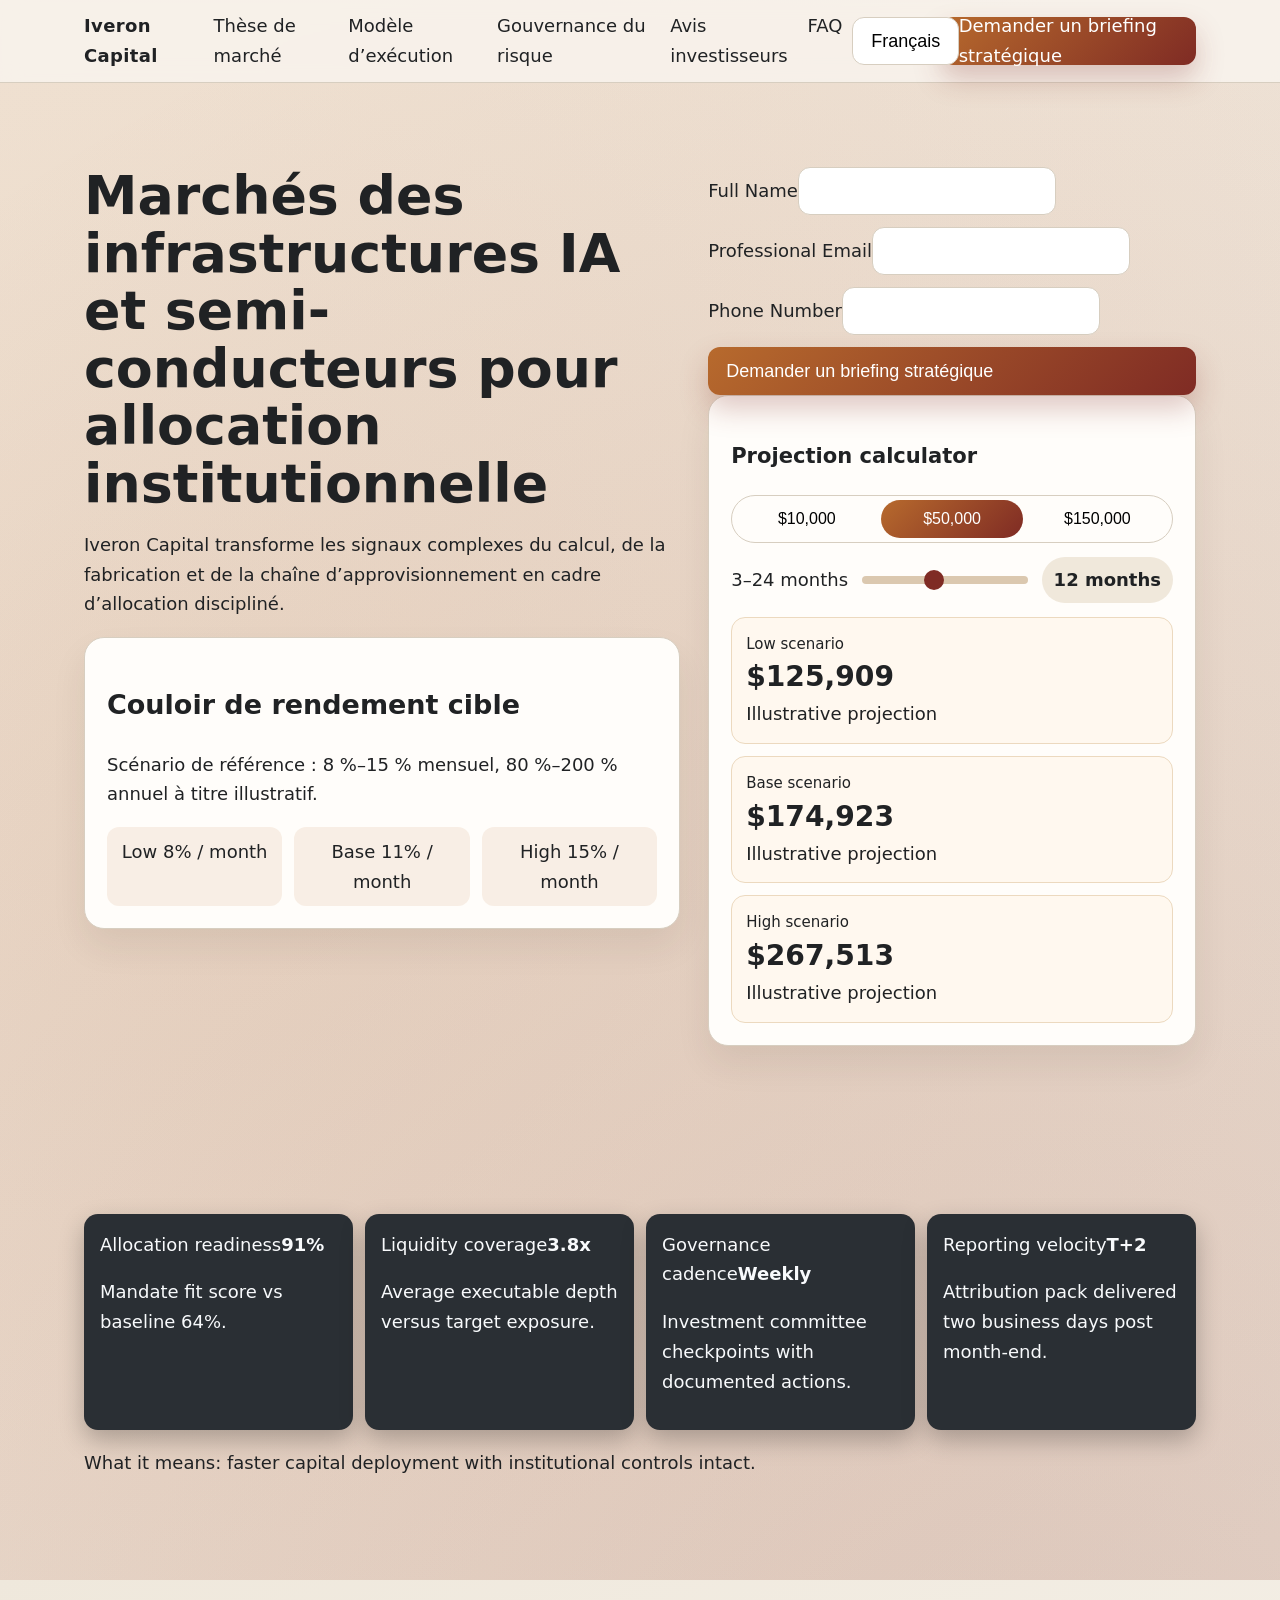
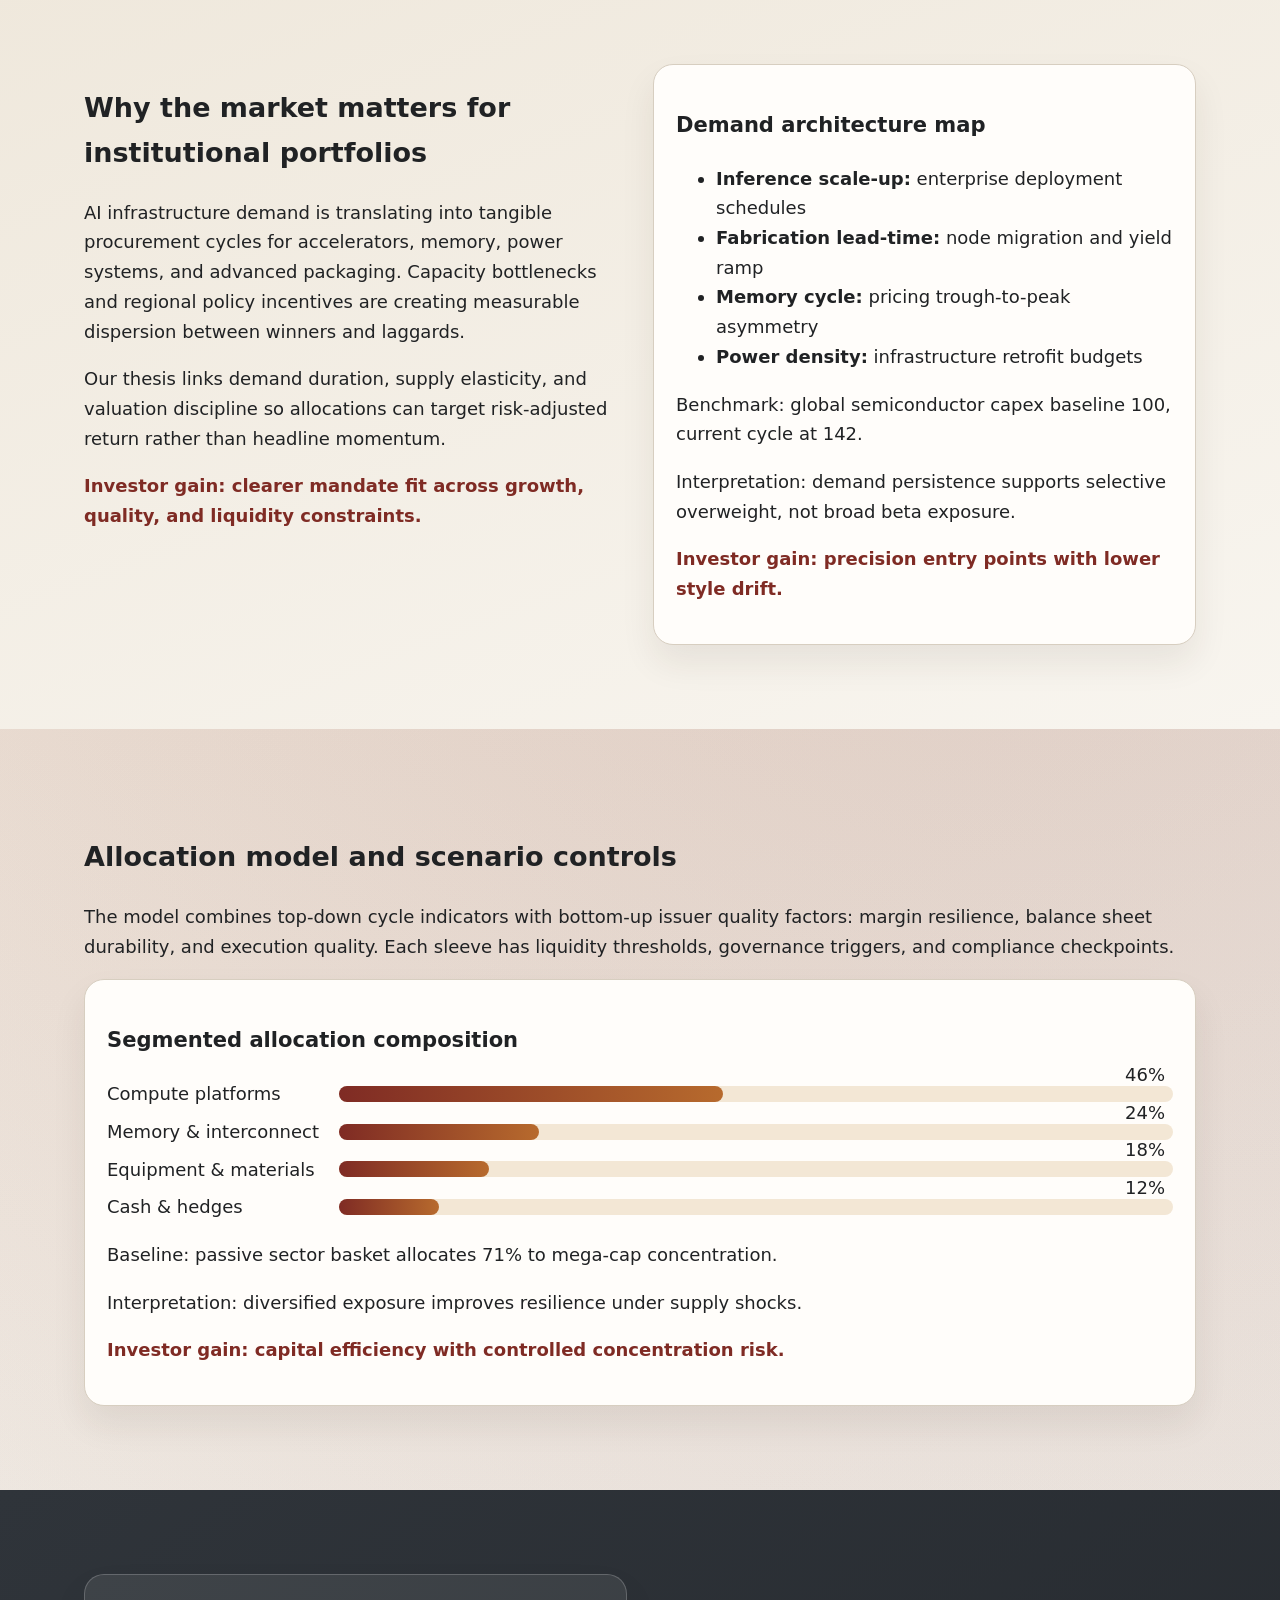
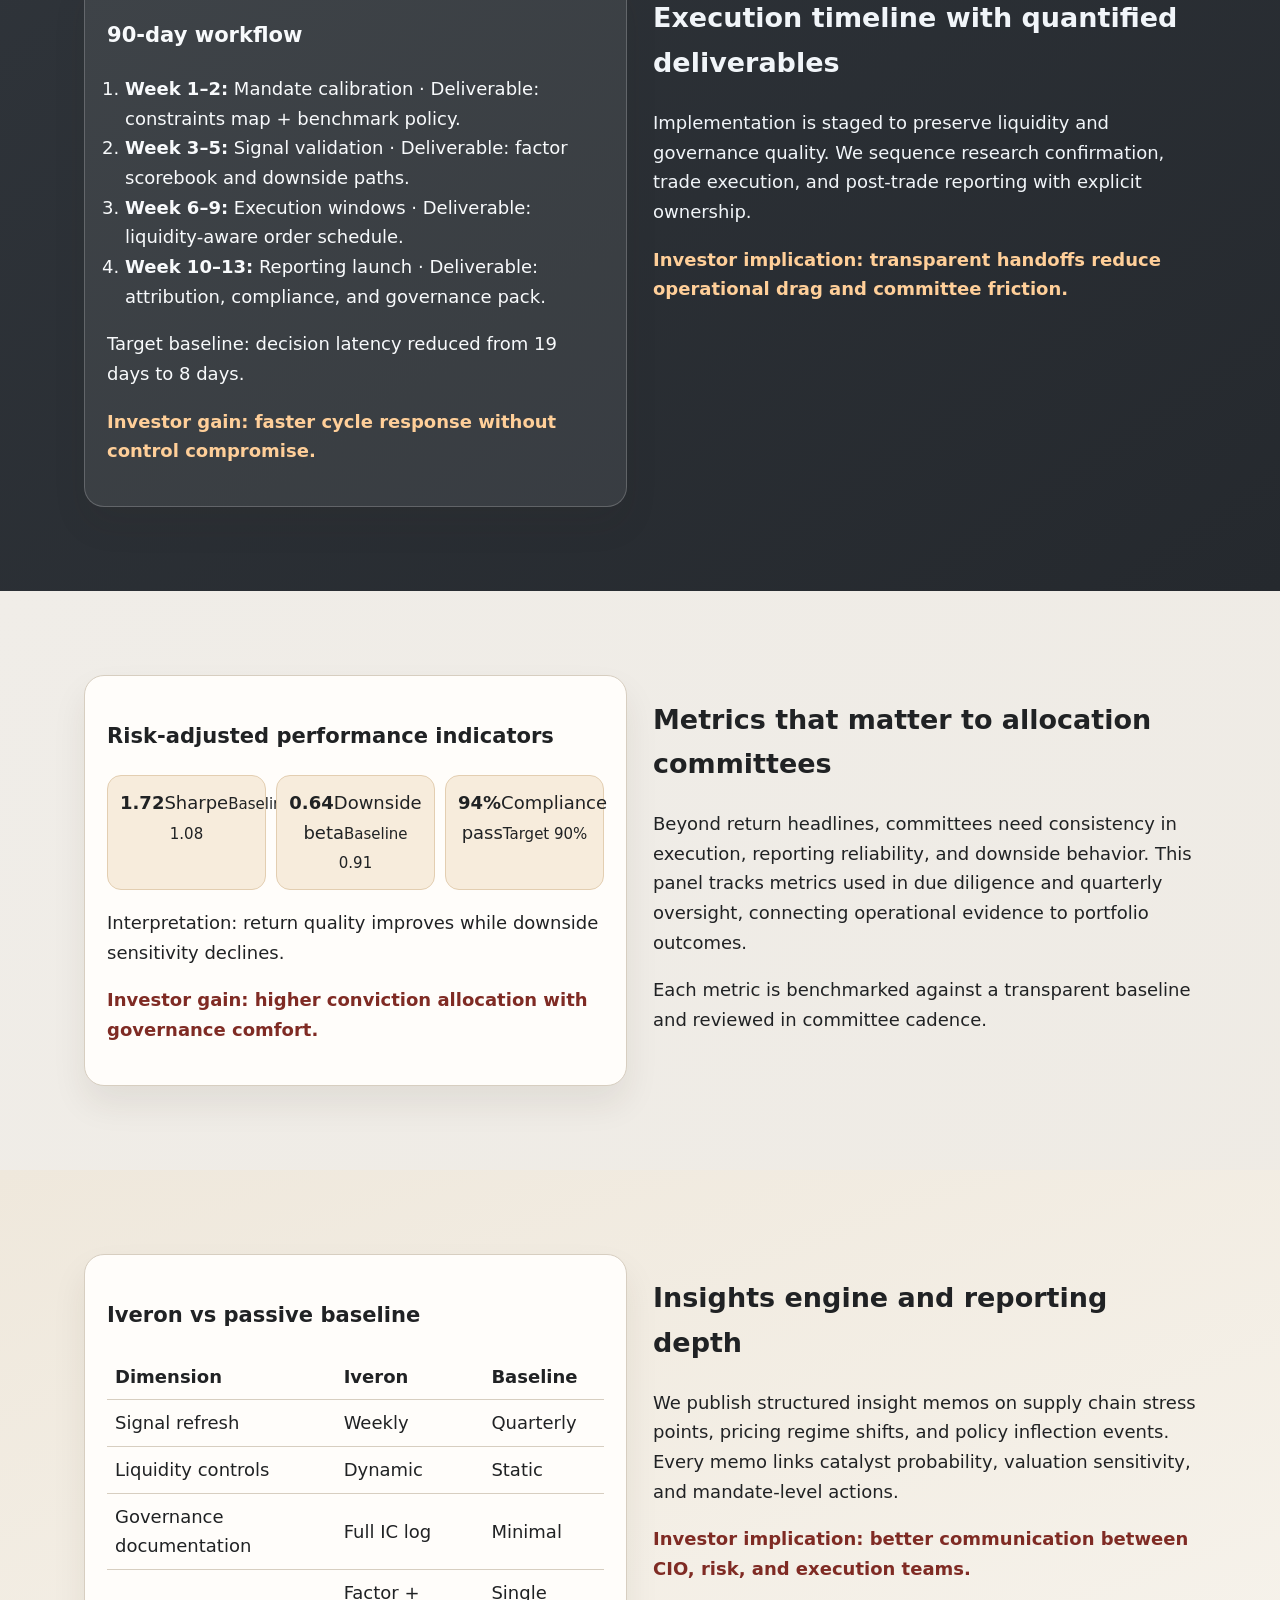
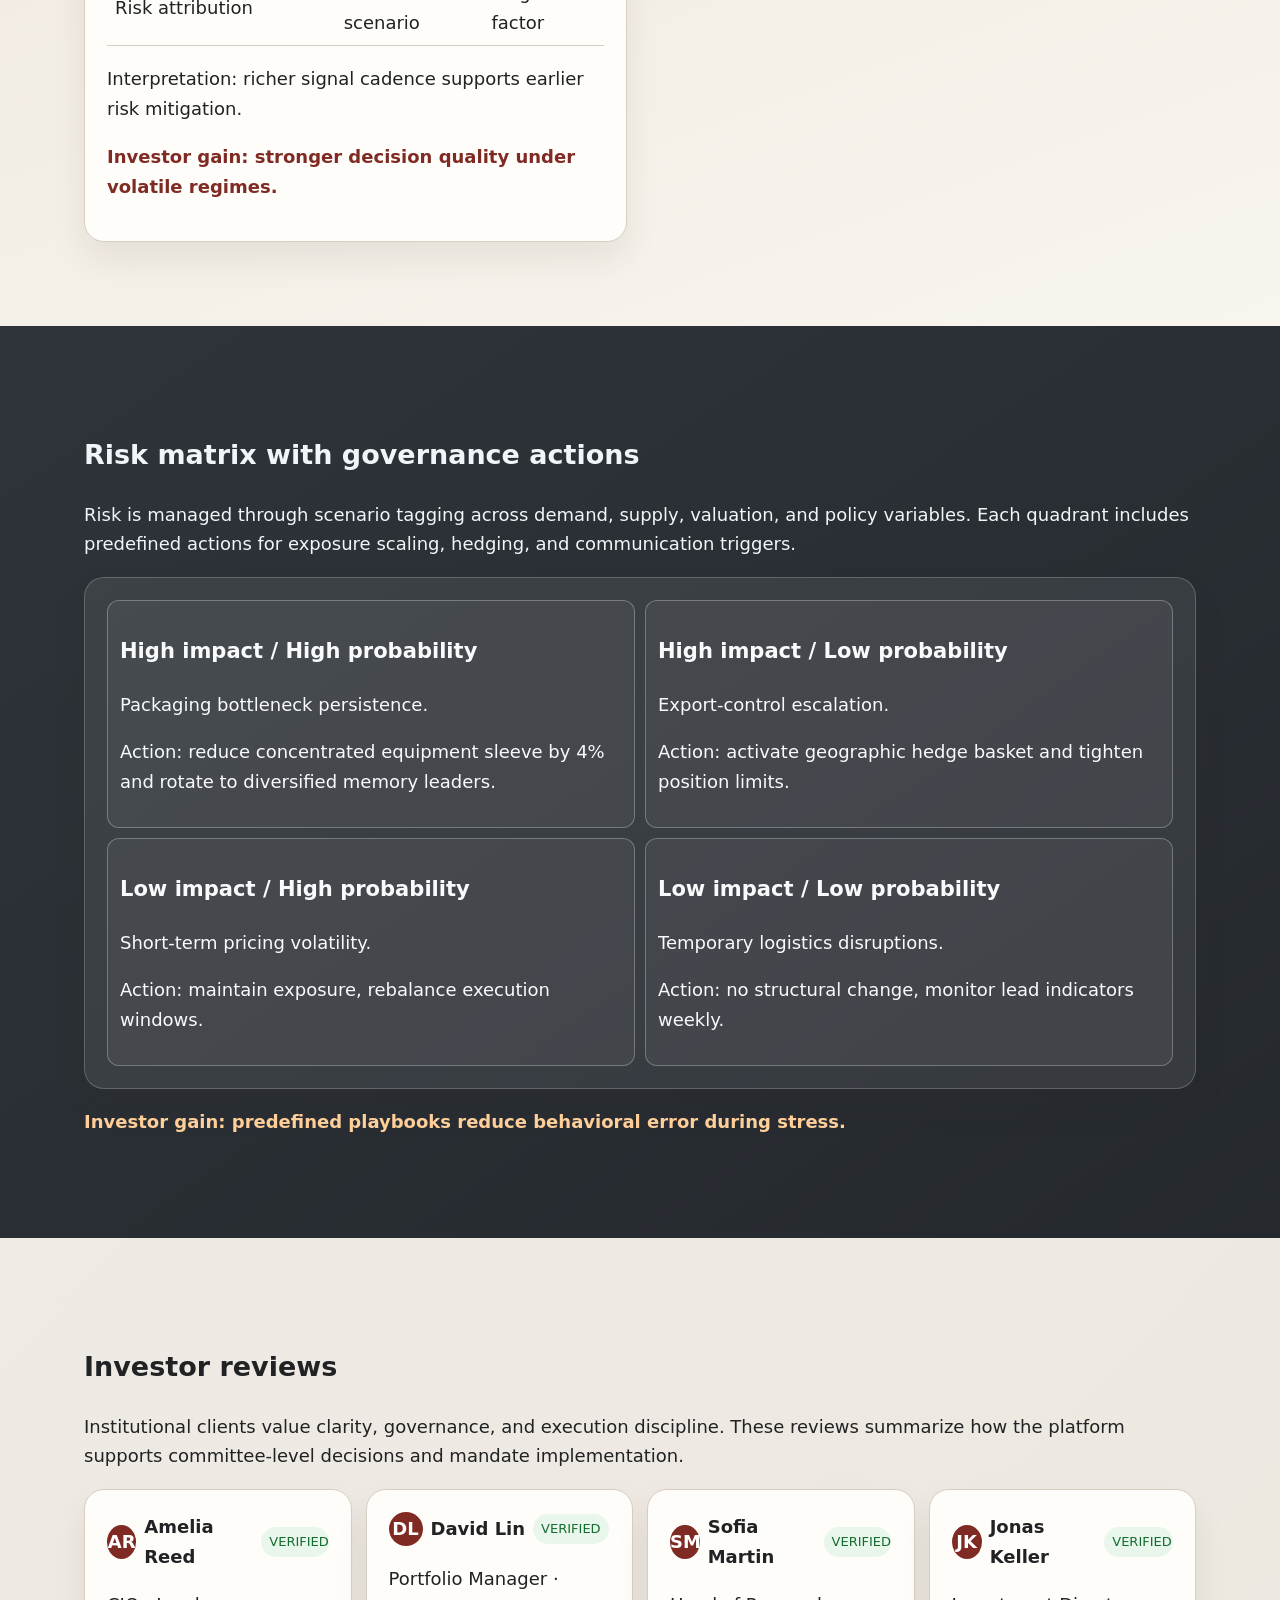
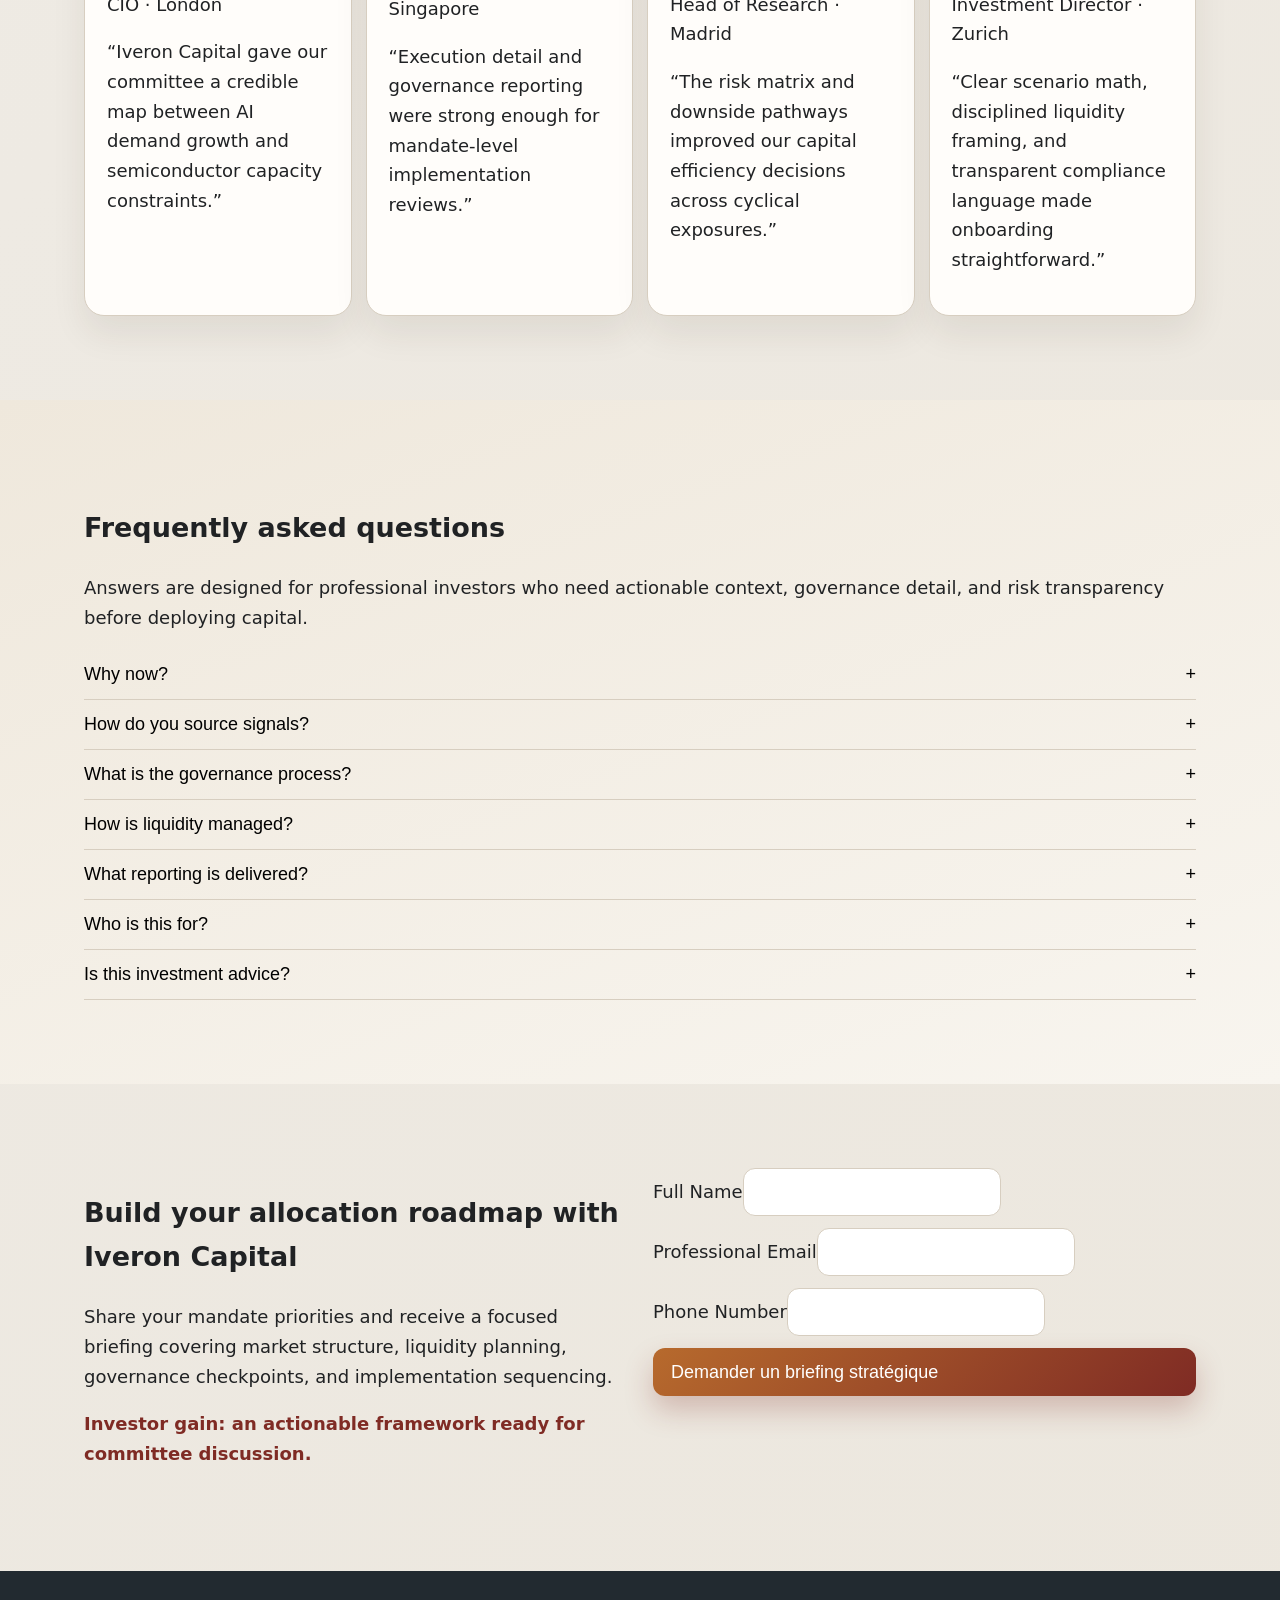
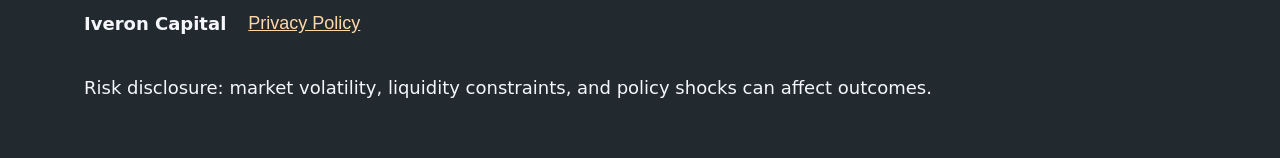
<file: fr/index.html>
<!doctype html><html lang='fr'><head><meta charset='UTF-8'><meta name='viewport' content='width=device-width,initial-scale=1'>
<title>Iveron Capital | Intelligence marchés infrastructures IA et semi-conducteurs</title><meta name='description' content='Analyse institutionnelle des marchés IA et semi-conducteurs pour investisseurs exigeants.'><link rel='canonical' href='https://iveroncapital.com/fr/index.html' />
<link rel='alternate' hreflang='en' href='https://iveroncapital.com/index.html' />
<link rel='alternate' hreflang='de' href='https://iveroncapital.com/de/index.html' />
<link rel='alternate' hreflang='fr' href='https://iveroncapital.com/fr/index.html' />
<link rel='alternate' hreflang='es' href='https://iveroncapital.com/es/index.html' />
<link rel='alternate' hreflang='it' href='https://iveroncapital.com/it/index.html' />
<link rel='alternate' hreflang='tr' href='https://iveroncapital.com/tr/index.html' />
<link rel='alternate' hreflang='pt' href='https://iveroncapital.com/pt/index.html' />
<link rel='alternate' hreflang='ja' href='https://iveroncapital.com/jp/index.html' />
<link rel='alternate' hreflang='sk' href='https://iveroncapital.com/sk/index.html' />
<link rel='alternate' hreflang='nl-BE' href='https://iveroncapital.com/be/index.html' />
<link rel='alternate' hreflang='x-default' href='https://iveroncapital.com/index.html' />
<meta property='og:title' content='Iveron Capital | Intelligence marchés infrastructures IA et semi-conducteurs'><meta property='og:description' content='Analyse institutionnelle des marchés IA et semi-conducteurs pour investisseurs exigeants.'><meta property='og:type' content='website'><meta property='og:url' content='https://iveroncapital.com/fr/index.html'>
<meta name='twitter:card' content='summary_large_image'><meta name='twitter:title' content='Iveron Capital | Intelligence marchés infrastructures IA et semi-conducteurs'><meta name='twitter:description' content='Analyse institutionnelle des marchés IA et semi-conducteurs pour investisseurs exigeants.'>
<link rel='stylesheet' href='../assets/style.css'></head><body>
<header class='site-header'><div class='container header-row'><div class='brand'>Iveron Capital</div>
<nav class='desktop-nav'><a href='#market'>Thèse de marché</a><a href='#model'>Modèle d’exécution</a><a href='#risk'>Gouvernance du risque</a><a href='#reviews'>Avis investisseurs</a><a href='#faq'>FAQ</a></nav>
<div class='header-actions'><div class='lang-wrap'><button class='lang-active' aria-haspopup='true' aria-expanded='false'>Français</button><div class='lang-menu'><a href='../index.html'><svg viewBox="0 0 60 40" aria-hidden="true"><rect width="60" height="40" fill="#012169"/><path d="M0 0 L60 40 M60 0 L0 40" stroke="#fff" stroke-width="8"/><path d="M0 0 L60 40 M60 0 L0 40" stroke="#c8102e" stroke-width="4"/><rect x="24" width="12" height="40" fill="#fff"/><rect y="14" width="60" height="12" fill="#fff"/><rect x="26" width="8" height="40" fill="#c8102e"/><rect y="16" width="60" height="8" fill="#c8102e"/></svg><span>English</span></a><a href='../de/index.html'><svg viewBox="0 0 60 40"><rect width="60" height="13.33" fill="#000"/><rect y="13.33" width="60" height="13.33" fill="#dd0000"/><rect y="26.66" width="60" height="13.34" fill="#ffce00"/></svg><span>Deutsch</span></a><a href='../fr/index.html'><svg viewBox="0 0 60 40"><rect width="20" height="40" fill="#0055a4"/><rect x="20" width="20" height="40" fill="#fff"/><rect x="40" width="20" height="40" fill="#ef4135"/></svg><span>Français</span></a><a href='../es/index.html'><svg viewBox="0 0 60 40"><rect width="60" height="10" fill="#aa151b"/><rect y="10" width="60" height="20" fill="#f1bf00"/><rect y="30" width="60" height="10" fill="#aa151b"/></svg><span>Español</span></a><a href='../it/index.html'><svg viewBox="0 0 60 40"><rect width="20" height="40" fill="#009246"/><rect x="20" width="20" height="40" fill="#fff"/><rect x="40" width="20" height="40" fill="#ce2b37"/></svg><span>Italiano</span></a><a href='../tr/index.html'><svg viewBox="0 0 60 40"><rect width="60" height="40" fill="#e30a17"/><circle cx="24" cy="20" r="9" fill="#fff"/><circle cx="27" cy="20" r="7" fill="#e30a17"/><polygon points="33,20 39,17 39,23" fill="#fff"/></svg><span>Türkçe</span></a><a href='../pt/index.html'><svg viewBox="0 0 60 40"><rect width="24" height="40" fill="#006600"/><rect x="24" width="36" height="40" fill="#ff0000"/><circle cx="28" cy="20" r="6" fill="#ffcc00"/></svg><span>Português</span></a><a href='../jp/index.html'><svg viewBox="0 0 60 40"><rect width="60" height="40" fill="#fff"/><circle cx="30" cy="20" r="10" fill="#bc002d"/></svg><span>日本語</span></a><a href='../sk/index.html'><svg viewBox="0 0 60 40"><rect width="60" height="13.33" fill="#fff"/><rect y="13.33" width="60" height="13.33" fill="#0b4ea2"/><rect y="26.66" width="60" height="13.34" fill="#ee1c25"/></svg><span>Slovenčina</span></a><a href='../be/index.html'><svg viewBox="0 0 60 40"><rect width="20" height="40" fill="#000"/><rect x="20" width="20" height="40" fill="#ffd90c"/><rect x="40" width="20" height="40" fill="#ef3340"/></svg><span>Belgium</span></a></div></div><a href='#final-cta' class='btn primary'>Demander un briefing stratégique</a><button class='burger' aria-label='Open menu' aria-expanded='false'>☰</button></div></div>
<div class='mobile-drawer' aria-hidden='true'><div class='drawer-panel'><button class='drawer-close' aria-label='Close menu'>✕</button><nav>
<a href="../index.html">English</a>
<a href="../de/index.html">Deutsch</a>
<a href="../fr/index.html">Français</a>
<a href="../es/index.html">Español</a>
<a href="../it/index.html">Italiano</a>
<a href="../tr/index.html">Türkçe</a>
<a href="../pt/index.html">Português</a>
<a href="../jp/index.html">日本語</a>
<a href="../sk/index.html">Slovenčina</a>
<a href="../be/index.html">Belgium</a>
<a href='#market'>Thèse de marché</a><a href='#model'>Modèle d’exécution</a><a href='#risk'>Gouvernance du risque</a><a href='#reviews'>Avis investisseurs</a><a href='#faq'>FAQ</a><a class='btn primary' href='#final-cta'>Demander un briefing stratégique</a></nav></div></div></header>
<main>
<section class='hero section'><div class='container hero-grid'><div><h1>Marchés des infrastructures IA et semi-conducteurs pour allocation institutionnelle</h1><p>Iveron Capital transforme les signaux complexes du calcul, de la fabrication et de la chaîne d’approvisionnement en cadre d’allocation discipliné.</p><article class='corridor card'><h2>Couloir de rendement cible</h2><p>Scénario de référence : 8 %–15 % mensuel, 80 %–200 % annuel à titre illustratif.</p><div class='corridor-values'><span>Low 8% / month</span><span>Base 11% / month</span><span>High 15% / month</span></div></article></div>
<div><form class='lead-form'><label>Full Name<input type='text' required></label><label>Professional Email<input type='email' required></label><label>Phone Number<input type='tel' required></label><button type='submit' class='btn primary'>Demander un briefing stratégique</button></form>
<section class='calculator card' aria-label='Projection calculator'><h3>Projection calculator</h3><div class='amount-segment' role='tablist'><button data-amount='10000'>$10,000</button><button class='active' data-amount='50000'>$50,000</button><button data-amount='150000'>$150,000</button></div><div class='month-row'><label>3–24 months</label><input type='range' min='3' max='24' value='12' id='months'><span class='pill'><b id='monthsValue'>12 months</b></span></div><div class='result-grid'><article><small>Low scenario</small><strong class='proj' data-rate='0.08'>$125,927</strong><span>Illustrative projection</span></article><article><small>Base scenario</small><strong class='proj' data-rate='0.11'>$174,416</strong><span>Illustrative projection</span></article><article><small>High scenario</small><strong class='proj' data-rate='0.15'>$267,067</strong><span>Illustrative projection</span></article></div></section></div></div></section>

<section class='kpi-strip section' id='kpi'><div class='container'><div class='kpi-grid reveal'><article><span>Allocation readiness</span><strong>91%</strong><p>Mandate fit score vs baseline 64%.</p></article><article><span>Liquidity coverage</span><strong>3.8x</strong><p>Average executable depth versus target exposure.</p></article><article><span>Governance cadence</span><strong>Weekly</strong><p>Investment committee checkpoints with documented actions.</p></article><article><span>Reporting velocity</span><strong>T+2</strong><p>Attribution pack delivered two business days post month-end.</p></article></div><p class='section-note'>What it means: faster capital deployment with institutional controls intact.</p></div></section>
<section class='section alt' id='market'><div class='container split'><div><h2>Why the market matters for institutional portfolios</h2><p>AI infrastructure demand is translating into tangible procurement cycles for accelerators, memory, power systems, and advanced packaging. Capacity bottlenecks and regional policy incentives are creating measurable dispersion between winners and laggards.</p><p>Our thesis links demand duration, supply elasticity, and valuation discipline so allocations can target risk-adjusted return rather than headline momentum.</p><p class='gain'>Investor gain: clearer mandate fit across growth, quality, and liquidity constraints.</p></div><div class='visual card'><h3>Demand architecture map</h3><ul><li><b>Inference scale-up:</b> enterprise deployment schedules</li><li><b>Fabrication lead-time:</b> node migration and yield ramp</li><li><b>Memory cycle:</b> pricing trough-to-peak asymmetry</li><li><b>Power density:</b> infrastructure retrofit budgets</li></ul><p>Benchmark: global semiconductor capex baseline 100, current cycle at 142.</p><p>Interpretation: demand persistence supports selective overweight, not broad beta exposure.</p><p class='gain'>Investor gain: precision entry points with lower style drift.</p></div></div></section>
<section class='section' id='model'><div class='container'><h2>Allocation model and scenario controls</h2><p>The model combines top-down cycle indicators with bottom-up issuer quality factors: margin resilience, balance sheet durability, and execution quality. Each sleeve has liquidity thresholds, governance triggers, and compliance checkpoints.</p><div class='alloc-bars card reveal'><h3>Segmented allocation composition</h3><div class='bar'><span>Compute platforms</span><div><i style='width:46%'></i><em>46%</em></div></div><div class='bar'><span>Memory & interconnect</span><div><i style='width:24%'></i><em>24%</em></div></div><div class='bar'><span>Equipment & materials</span><div><i style='width:18%'></i><em>18%</em></div></div><div class='bar'><span>Cash & hedges</span><div><i style='width:12%'></i><em>12%</em></div></div><p>Baseline: passive sector basket allocates 71% to mega-cap concentration.</p><p>Interpretation: diversified exposure improves resilience under supply shocks.</p><p class='gain'>Investor gain: capital efficiency with controlled concentration risk.</p></div></div></section>
<section class='section dark' id='process'><div class='container split reverse'><div><h2>Execution timeline with quantified deliverables</h2><p>Implementation is staged to preserve liquidity and governance quality. We sequence research confirmation, trade execution, and post-trade reporting with explicit ownership.</p><p class='gain'>Investor implication: transparent handoffs reduce operational drag and committee friction.</p></div><div class='timeline card'><h3>90-day workflow</h3><ol><li><b>Week 1–2:</b> Mandate calibration · Deliverable: constraints map + benchmark policy.</li><li><b>Week 3–5:</b> Signal validation · Deliverable: factor scorebook and downside paths.</li><li><b>Week 6–9:</b> Execution windows · Deliverable: liquidity-aware order schedule.</li><li><b>Week 10–13:</b> Reporting launch · Deliverable: attribution, compliance, and governance pack.</li></ol><p>Target baseline: decision latency reduced from 19 days to 8 days.</p><p class='gain'>Investor gain: faster cycle response without control compromise.</p></div></div></section>
<section class='section' id='metrics'><div class='container split'><div class='visual radial card'><h3>Risk-adjusted performance indicators</h3><div class='rings'><div><strong>1.72</strong><span>Sharpe</span><small>Baseline 1.08</small></div><div><strong>0.64</strong><span>Downside beta</span><small>Baseline 0.91</small></div><div><strong>94%</strong><span>Compliance pass</span><small>Target 90%</small></div></div><p>Interpretation: return quality improves while downside sensitivity declines.</p><p class='gain'>Investor gain: higher conviction allocation with governance comfort.</p></div><div><h2>Metrics that matter to allocation committees</h2><p>Beyond return headlines, committees need consistency in execution, reporting reliability, and downside behavior. This panel tracks metrics used in due diligence and quarterly oversight, connecting operational evidence to portfolio outcomes.</p><p>Each metric is benchmarked against a transparent baseline and reviewed in committee cadence.</p></div></div></section>
<section class='section alt' id='insights'><div class='container split reverse'><div><h2>Insights engine and reporting depth</h2><p>We publish structured insight memos on supply chain stress points, pricing regime shifts, and policy inflection events. Every memo links catalyst probability, valuation sensitivity, and mandate-level actions.</p><p class='gain'>Investor implication: better communication between CIO, risk, and execution teams.</p></div><div class='compare card'><h3>Iveron vs passive baseline</h3><table><thead><tr><th>Dimension</th><th>Iveron</th><th>Baseline</th></tr></thead><tbody><tr><td>Signal refresh</td><td>Weekly</td><td>Quarterly</td></tr><tr><td>Liquidity controls</td><td>Dynamic</td><td>Static</td></tr><tr><td>Governance documentation</td><td>Full IC log</td><td>Minimal</td></tr><tr><td>Risk attribution</td><td>Factor + scenario</td><td>Single factor</td></tr></tbody></table><p>Interpretation: richer signal cadence supports earlier risk mitigation.</p><p class='gain'>Investor gain: stronger decision quality under volatile regimes.</p></div></div></section>
<section class='section dark' id='risk'><div class='container'><h2>Risk matrix with governance actions</h2><p>Risk is managed through scenario tagging across demand, supply, valuation, and policy variables. Each quadrant includes predefined actions for exposure scaling, hedging, and communication triggers.</p><div class='risk-matrix card'><div><h3>High impact / High probability</h3><p>Packaging bottleneck persistence.</p><p>Action: reduce concentrated equipment sleeve by 4% and rotate to diversified memory leaders.</p></div><div><h3>High impact / Low probability</h3><p>Export-control escalation.</p><p>Action: activate geographic hedge basket and tighten position limits.</p></div><div><h3>Low impact / High probability</h3><p>Short-term pricing volatility.</p><p>Action: maintain exposure, rebalance execution windows.</p></div><div><h3>Low impact / Low probability</h3><p>Temporary logistics disruptions.</p><p>Action: no structural change, monitor lead indicators weekly.</p></div></div><p class='gain'>Investor gain: predefined playbooks reduce behavioral error during stress.</p></div></section>
<section class='section' id='reviews'><div class='container'><h2>Investor reviews</h2><p>Institutional clients value clarity, governance, and execution discipline. These reviews summarize how the platform supports committee-level decisions and mandate implementation.</p><div class='review-grid'><article class='review card'><div class='r-head'><span class='avatar'>AR</span><strong>Amelia Reed</strong><em>VERIFIED</em></div><p class='r-meta'>CIO · London</p><p>“Iveron Capital gave our committee a credible map between AI demand growth and semiconductor capacity constraints.”</p></article><article class='review card'><div class='r-head'><span class='avatar'>DL</span><strong>David Lin</strong><em>VERIFIED</em></div><p class='r-meta'>Portfolio Manager · Singapore</p><p>“Execution detail and governance reporting were strong enough for mandate-level implementation reviews.”</p></article><article class='review card'><div class='r-head'><span class='avatar'>SM</span><strong>Sofia Martin</strong><em>VERIFIED</em></div><p class='r-meta'>Head of Research · Madrid</p><p>“The risk matrix and downside pathways improved our capital efficiency decisions across cyclical exposures.”</p></article><article class='review card'><div class='r-head'><span class='avatar'>JK</span><strong>Jonas Keller</strong><em>VERIFIED</em></div><p class='r-meta'>Investment Director · Zurich</p><p>“Clear scenario math, disciplined liquidity framing, and transparent compliance language made onboarding straightforward.”</p></article></div></div></section>
<section class='section alt' id='faq'><div class='container'><h2>Frequently asked questions</h2><p>Answers are designed for professional investors who need actionable context, governance detail, and risk transparency before deploying capital.</p><div class='faq-list'><article class='faq-item'><button aria-expanded='false'><span>Why now?</span><span>+</span></button><div><p>Model availability is moving from labs to enterprise procurement cycles, while supply remains constrained.</p></div></article><article class='faq-item'><button aria-expanded='false'><span>How do you source signals?</span><span>+</span></button><div><p>We integrate fab utilization data, cloud capex guidance, memory pricing curves, and channel checks.</p></div></article><article class='faq-item'><button aria-expanded='false'><span>What is the governance process?</span><span>+</span></button><div><p>Weekly investment committee reviews, mandate-level limits, and scenario stress testing.</p></div></article><article class='faq-item'><button aria-expanded='false'><span>How is liquidity managed?</span><span>+</span></button><div><p>Position sizing maps to average daily volume and catalyst windows to preserve execution quality.</p></div></article><article class='faq-item'><button aria-expanded='false'><span>What reporting is delivered?</span><span>+</span></button><div><p>Monthly attribution, factor decomposition, and compliance documentation for LP committees.</p></div></article><article class='faq-item'><button aria-expanded='false'><span>Who is this for?</span><span>+</span></button><div><p>Family offices, multi-managers, and institutional investors requiring disciplined risk-adjusted return frameworks.</p></div></article><article class='faq-item'><button aria-expanded='false'><span>Is this investment advice?</span><span>+</span></button><div><p>No. Content is educational and illustrative; all decisions remain the investor’s responsibility.</p></div></article></div></div></section>
<section class='section final' id='final-cta'><div class='container split'><div><h2>Build your allocation roadmap with Iveron Capital</h2><p>Share your mandate priorities and receive a focused briefing covering market structure, liquidity planning, governance checkpoints, and implementation sequencing.</p><p class='gain'>Investor gain: an actionable framework ready for committee discussion.</p></div><form class='lead-form'><label>Full Name<input type='text' name='name' required></label><label>Professional Email<input type='email' name='email' required></label><label>Phone Number<input type='tel' name='phone' required></label><button type='submit' class='btn primary'>Demander un briefing stratégique</button></form></div></section>

</main>
<footer class='site-footer'><div class='container'><strong>Iveron Capital</strong><button class='privacy-open'>Privacy Policy</button><p>Risk disclosure: market volatility, liquidity constraints, and policy shocks can affect outcomes.</p></div></footer>
<div class='modal' aria-hidden='true'><div class='modal-box'><button class='modal-x' aria-label='Close'>✕</button><h2>Privacy Policy</h2><div class='modal-scroll'><h3>Introduction</h3><p>We process personal data for investor communication and service quality assurance.</p><h3>Data collection</h3><p>Name, professional email, and phone number submitted through forms.</p><h3>Legal basis</h3><p>Legitimate interest and pre-contractual communication.</p><h3>Cookies</h3><p>Essential cookies for session stability and analytics preferences.</p><h3>Retention</h3><p>Data is retained according to regulatory and operational policies.</p><h3>Third-party sharing</h3><p>Trusted processors support hosting, security, and communication services.</p><h3>Security</h3><p>Encryption, access controls, and monitoring protect data integrity.</p><h3>User rights</h3><p>Users may request access, correction, deletion, or processing limits.</p><h3>International transfers</h3><p>Transfers use contractual safeguards and jurisdictional controls.</p><h3>Industry risk disclosure</h3><p>AI and semiconductor markets are cyclical and policy-sensitive.</p><h3>Contact</h3><p>privacy@iveroncapital.com</p></div><div class='modal-footer'><button class='modal-close btn'>Close</button></div></div></div>
<script type='application/ld+json'>{"@context":"https://schema.org","@graph":[{"@type":"Organization","name":"Iveron Capital","url":"https://iveroncapital.com"},{"@type":"WebSite","name":"Iveron Capital","url":"https://iveroncapital.com"},{"@type":"FAQPage","mainEntity":[{"@type":"Question","name":"Why now?","acceptedAnswer":{"@type":"Answer","text":"Demand and supply dynamics create allocation dispersion."}}]},{"@type":"Review","reviewBody":"Clear institutional framing for allocation decisions.","author":{"@type":"Person","name":"Amelia Reed"},"itemReviewed":{"@type":"Organization","name":"Iveron Capital"}}]}</script>
<script defer src='../assets/app.js'></script></body></html>
</file>
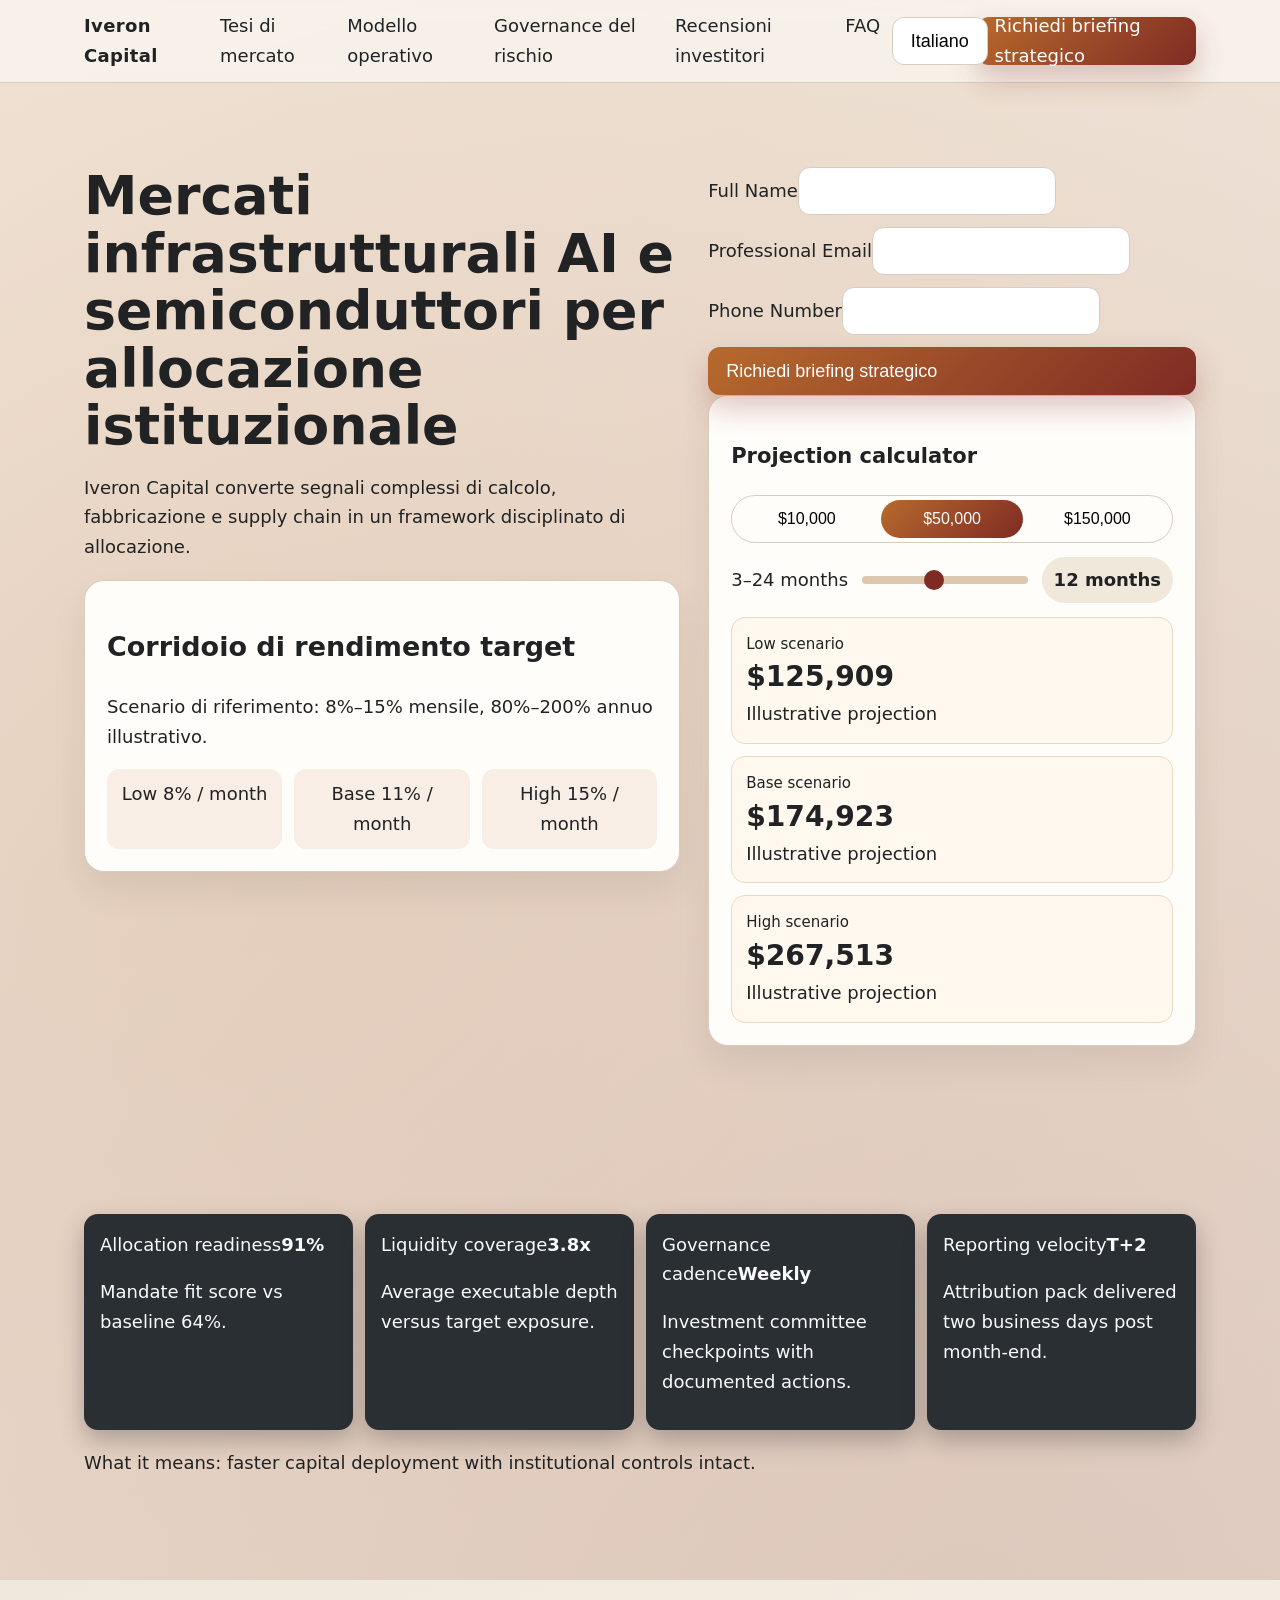
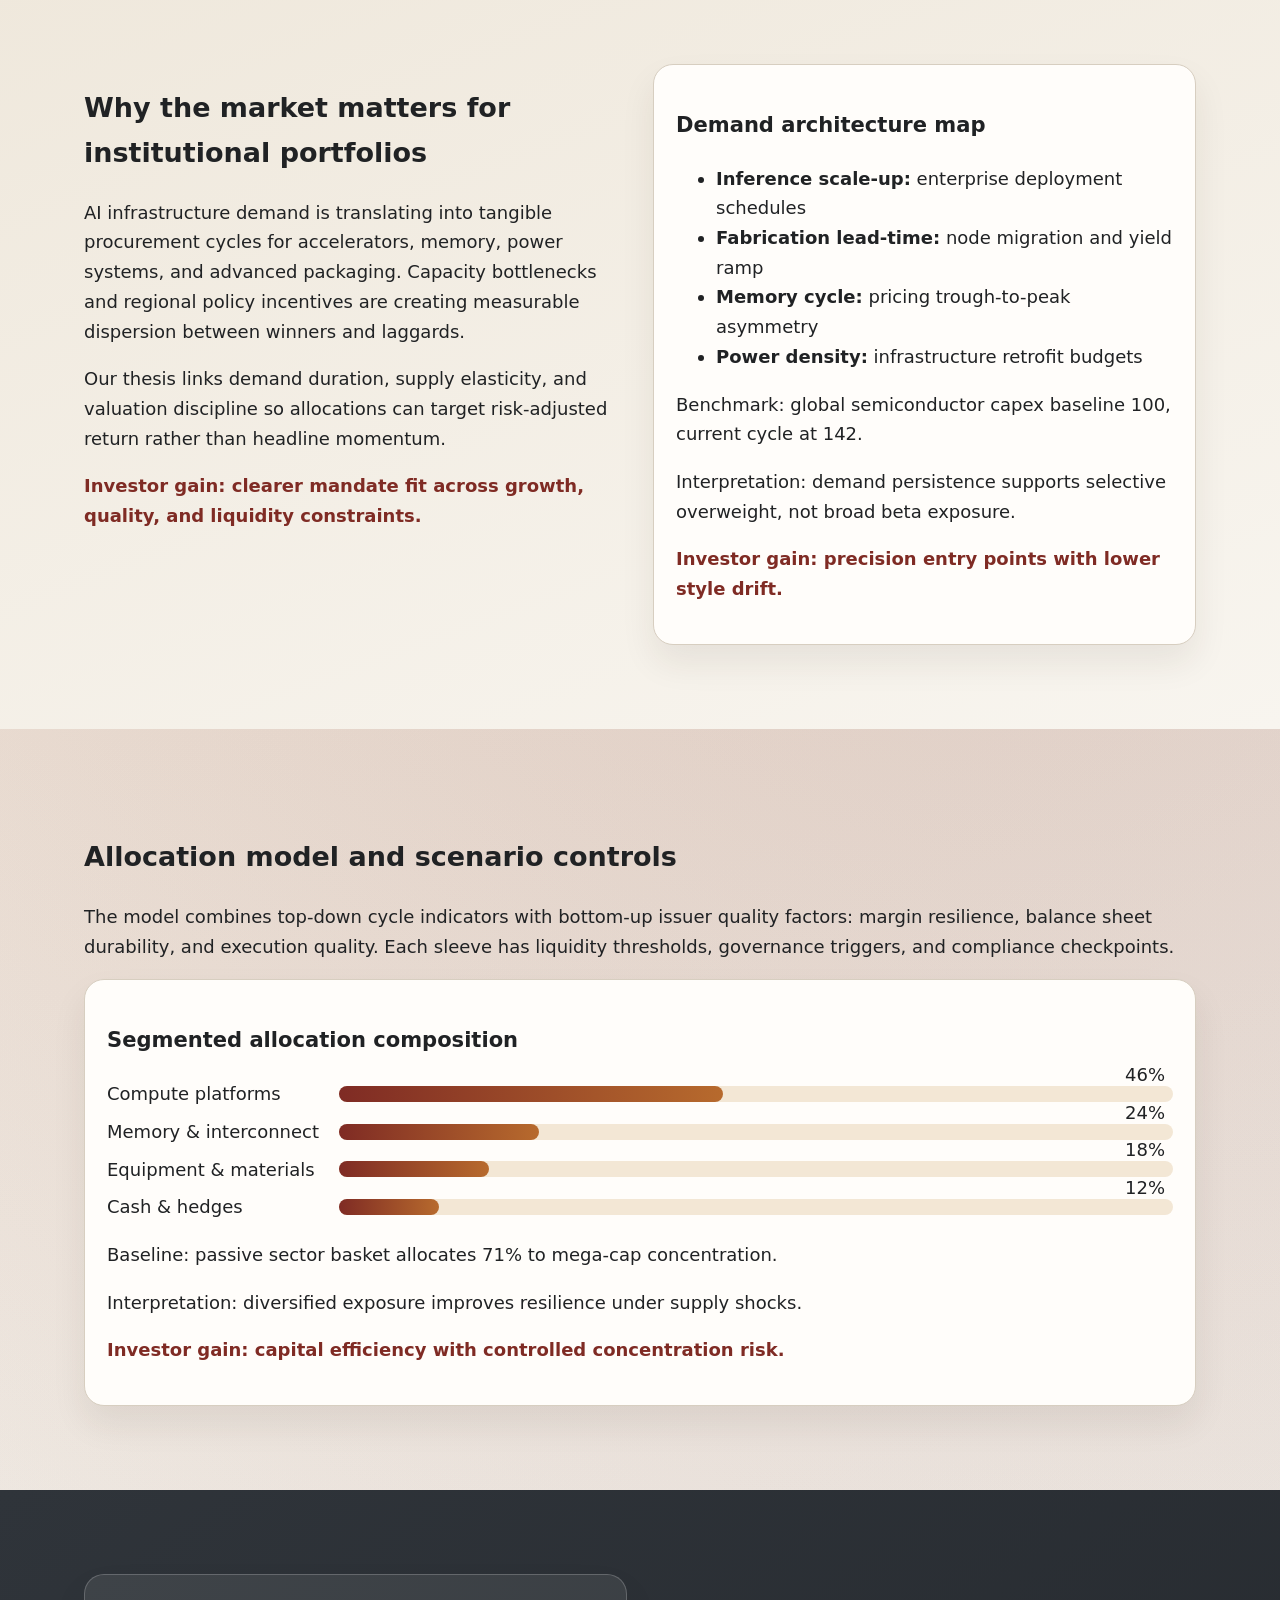
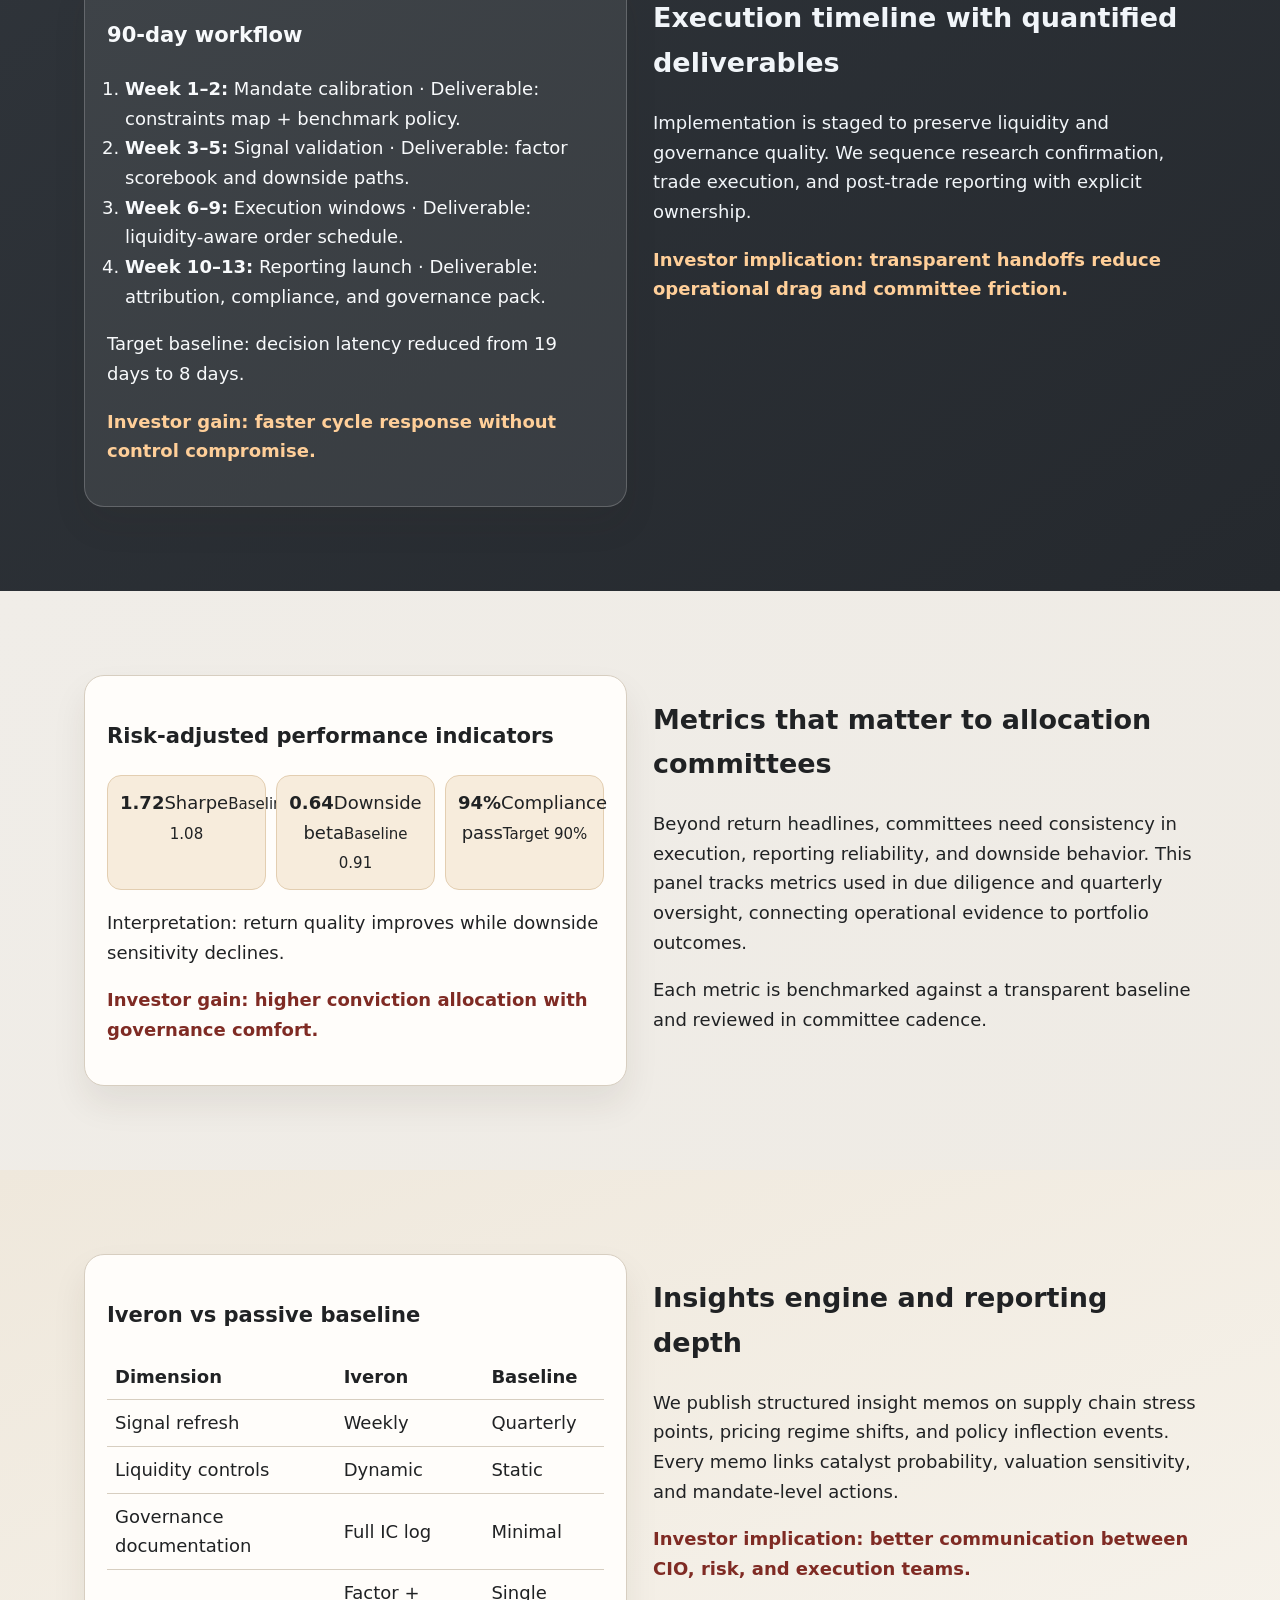
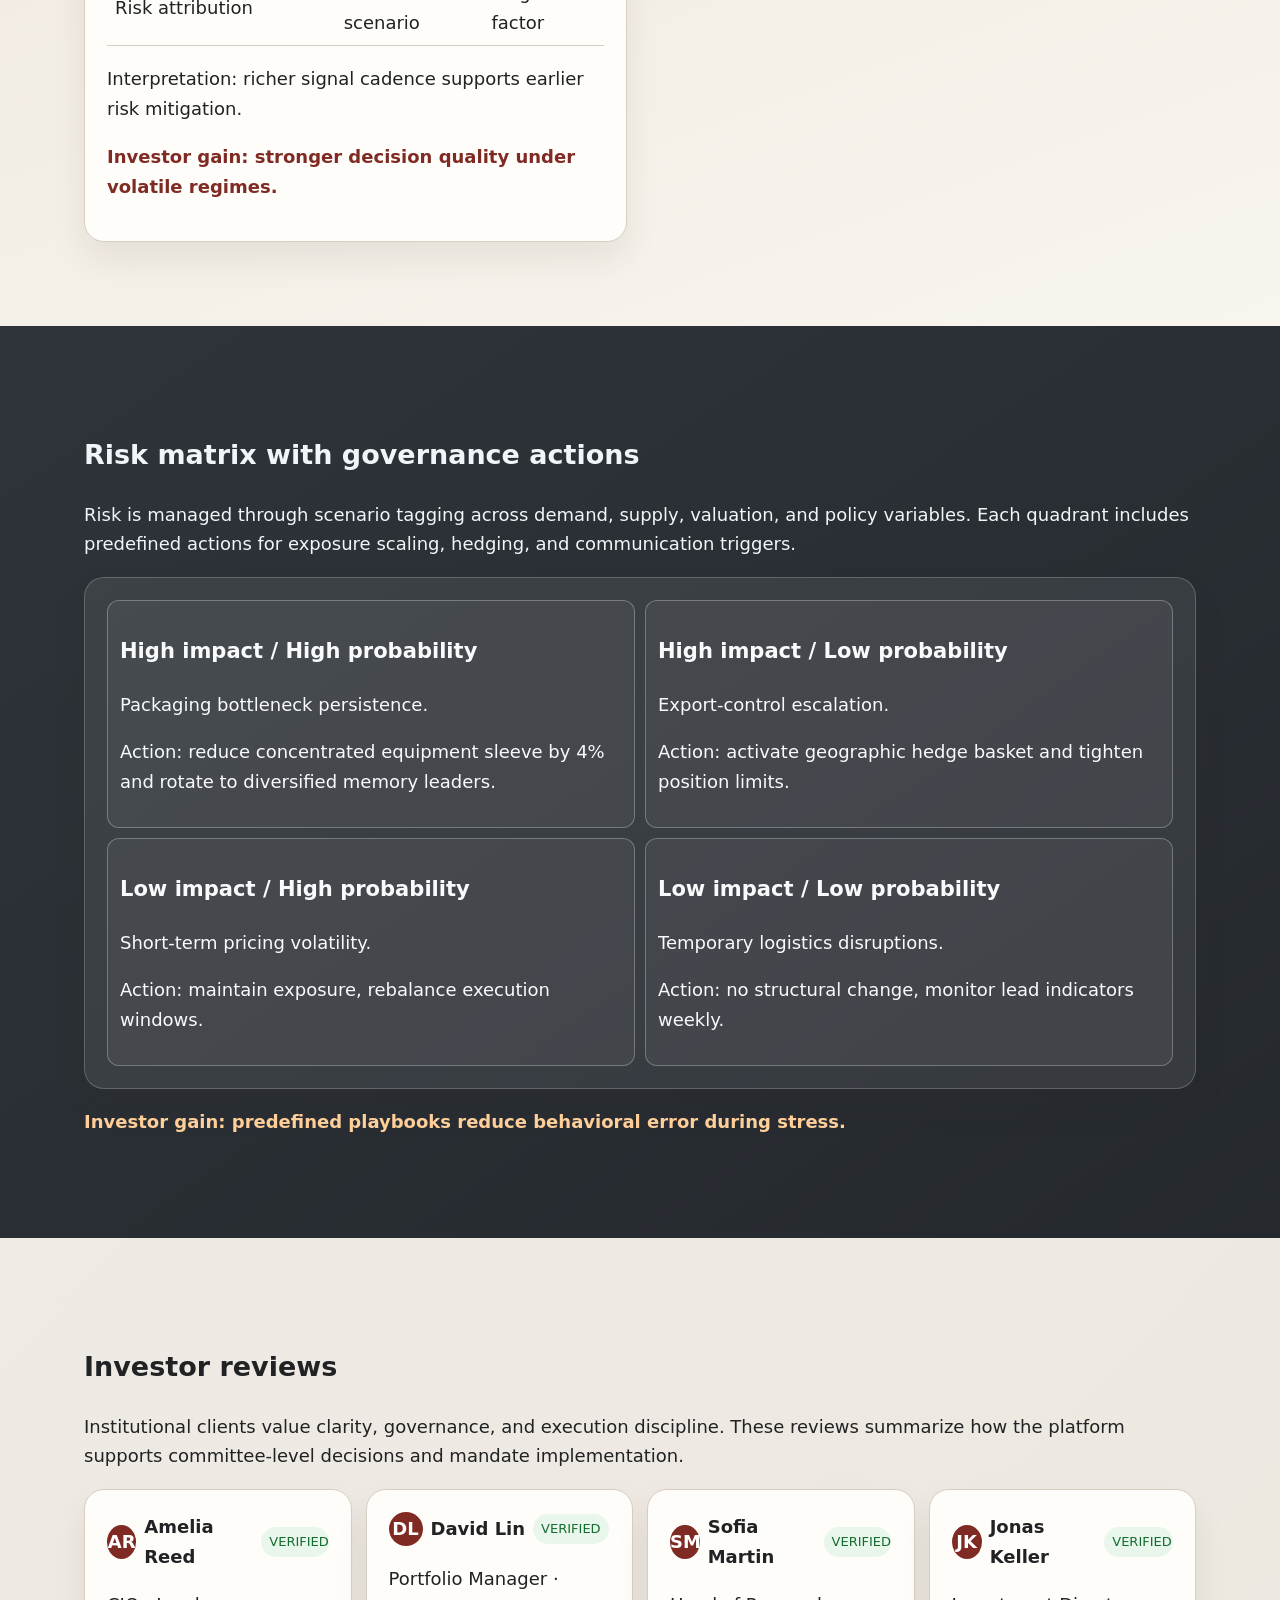
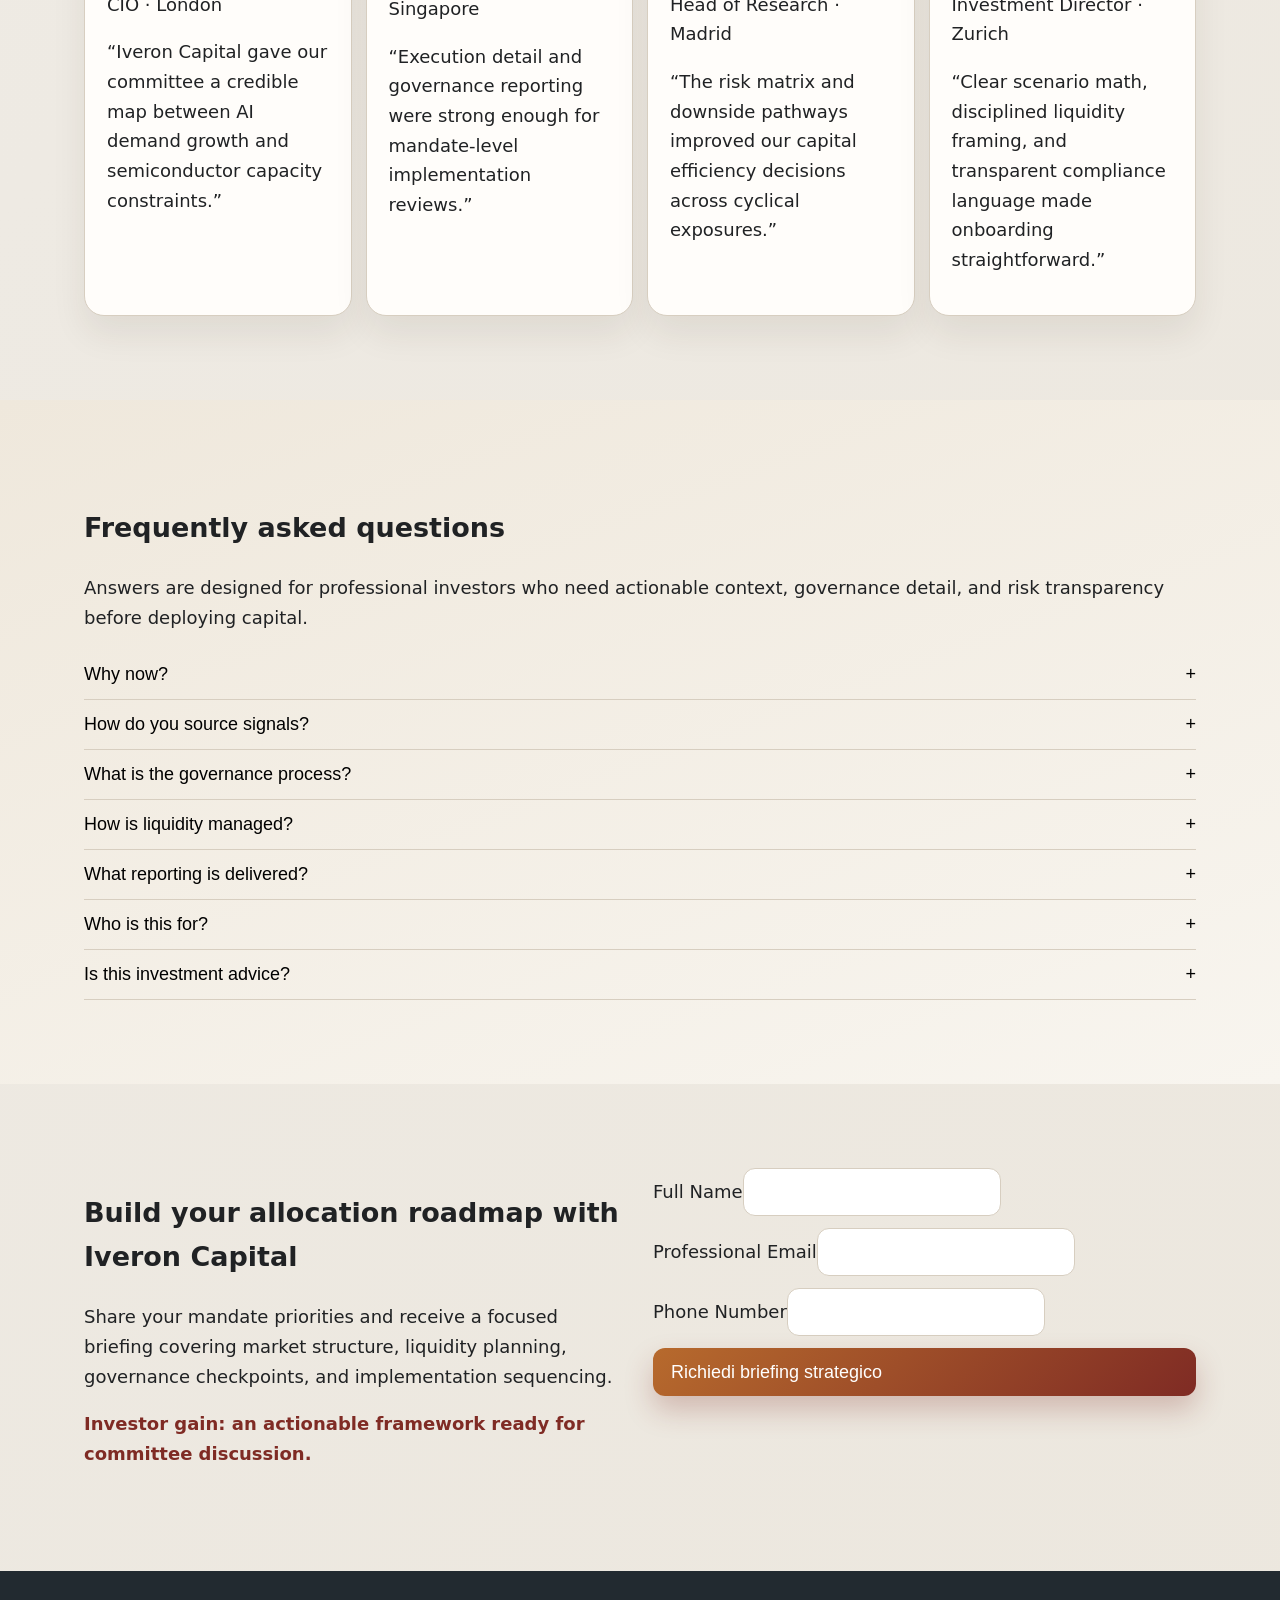
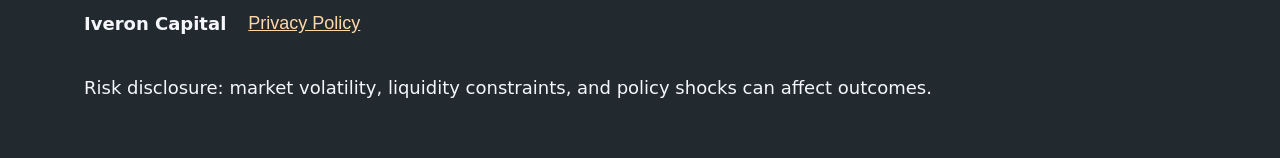
<file: it/index.html>
<!doctype html><html lang='it'><head><meta charset='UTF-8'><meta name='viewport' content='width=device-width,initial-scale=1'>
<title>Iveron Capital | Intelligence mercati infrastrutture AI e semiconduttori</title><meta name='description' content='Analisi istituzionale su infrastrutture AI e semiconduttori per investitori professionali.'><link rel='canonical' href='https://iveroncapital.com/it/index.html' />
<link rel='alternate' hreflang='en' href='https://iveroncapital.com/index.html' />
<link rel='alternate' hreflang='de' href='https://iveroncapital.com/de/index.html' />
<link rel='alternate' hreflang='fr' href='https://iveroncapital.com/fr/index.html' />
<link rel='alternate' hreflang='es' href='https://iveroncapital.com/es/index.html' />
<link rel='alternate' hreflang='it' href='https://iveroncapital.com/it/index.html' />
<link rel='alternate' hreflang='tr' href='https://iveroncapital.com/tr/index.html' />
<link rel='alternate' hreflang='pt' href='https://iveroncapital.com/pt/index.html' />
<link rel='alternate' hreflang='ja' href='https://iveroncapital.com/jp/index.html' />
<link rel='alternate' hreflang='sk' href='https://iveroncapital.com/sk/index.html' />
<link rel='alternate' hreflang='nl-BE' href='https://iveroncapital.com/be/index.html' />
<link rel='alternate' hreflang='x-default' href='https://iveroncapital.com/index.html' />
<meta property='og:title' content='Iveron Capital | Intelligence mercati infrastrutture AI e semiconduttori'><meta property='og:description' content='Analisi istituzionale su infrastrutture AI e semiconduttori per investitori professionali.'><meta property='og:type' content='website'><meta property='og:url' content='https://iveroncapital.com/it/index.html'>
<meta name='twitter:card' content='summary_large_image'><meta name='twitter:title' content='Iveron Capital | Intelligence mercati infrastrutture AI e semiconduttori'><meta name='twitter:description' content='Analisi istituzionale su infrastrutture AI e semiconduttori per investitori professionali.'>
<link rel='stylesheet' href='../assets/style.css'></head><body>
<header class='site-header'><div class='container header-row'><div class='brand'>Iveron Capital</div>
<nav class='desktop-nav'><a href='#market'>Tesi di mercato</a><a href='#model'>Modello operativo</a><a href='#risk'>Governance del rischio</a><a href='#reviews'>Recensioni investitori</a><a href='#faq'>FAQ</a></nav>
<div class='header-actions'><div class='lang-wrap'><button class='lang-active' aria-haspopup='true' aria-expanded='false'>Italiano</button><div class='lang-menu'><a href='../index.html'><svg viewBox="0 0 60 40" aria-hidden="true"><rect width="60" height="40" fill="#012169"/><path d="M0 0 L60 40 M60 0 L0 40" stroke="#fff" stroke-width="8"/><path d="M0 0 L60 40 M60 0 L0 40" stroke="#c8102e" stroke-width="4"/><rect x="24" width="12" height="40" fill="#fff"/><rect y="14" width="60" height="12" fill="#fff"/><rect x="26" width="8" height="40" fill="#c8102e"/><rect y="16" width="60" height="8" fill="#c8102e"/></svg><span>English</span></a><a href='../de/index.html'><svg viewBox="0 0 60 40"><rect width="60" height="13.33" fill="#000"/><rect y="13.33" width="60" height="13.33" fill="#dd0000"/><rect y="26.66" width="60" height="13.34" fill="#ffce00"/></svg><span>Deutsch</span></a><a href='../fr/index.html'><svg viewBox="0 0 60 40"><rect width="20" height="40" fill="#0055a4"/><rect x="20" width="20" height="40" fill="#fff"/><rect x="40" width="20" height="40" fill="#ef4135"/></svg><span>Français</span></a><a href='../es/index.html'><svg viewBox="0 0 60 40"><rect width="60" height="10" fill="#aa151b"/><rect y="10" width="60" height="20" fill="#f1bf00"/><rect y="30" width="60" height="10" fill="#aa151b"/></svg><span>Español</span></a><a href='../it/index.html'><svg viewBox="0 0 60 40"><rect width="20" height="40" fill="#009246"/><rect x="20" width="20" height="40" fill="#fff"/><rect x="40" width="20" height="40" fill="#ce2b37"/></svg><span>Italiano</span></a><a href='../tr/index.html'><svg viewBox="0 0 60 40"><rect width="60" height="40" fill="#e30a17"/><circle cx="24" cy="20" r="9" fill="#fff"/><circle cx="27" cy="20" r="7" fill="#e30a17"/><polygon points="33,20 39,17 39,23" fill="#fff"/></svg><span>Türkçe</span></a><a href='../pt/index.html'><svg viewBox="0 0 60 40"><rect width="24" height="40" fill="#006600"/><rect x="24" width="36" height="40" fill="#ff0000"/><circle cx="28" cy="20" r="6" fill="#ffcc00"/></svg><span>Português</span></a><a href='../jp/index.html'><svg viewBox="0 0 60 40"><rect width="60" height="40" fill="#fff"/><circle cx="30" cy="20" r="10" fill="#bc002d"/></svg><span>日本語</span></a><a href='../sk/index.html'><svg viewBox="0 0 60 40"><rect width="60" height="13.33" fill="#fff"/><rect y="13.33" width="60" height="13.33" fill="#0b4ea2"/><rect y="26.66" width="60" height="13.34" fill="#ee1c25"/></svg><span>Slovenčina</span></a><a href='../be/index.html'><svg viewBox="0 0 60 40"><rect width="20" height="40" fill="#000"/><rect x="20" width="20" height="40" fill="#ffd90c"/><rect x="40" width="20" height="40" fill="#ef3340"/></svg><span>Belgium</span></a></div></div><a href='#final-cta' class='btn primary'>Richiedi briefing strategico</a><button class='burger' aria-label='Open menu' aria-expanded='false'>☰</button></div></div>
<div class='mobile-drawer' aria-hidden='true'><div class='drawer-panel'><button class='drawer-close' aria-label='Close menu'>✕</button><nav>
<a href="../index.html">English</a>
<a href="../de/index.html">Deutsch</a>
<a href="../fr/index.html">Français</a>
<a href="../es/index.html">Español</a>
<a href="../it/index.html">Italiano</a>
<a href="../tr/index.html">Türkçe</a>
<a href="../pt/index.html">Português</a>
<a href="../jp/index.html">日本語</a>
<a href="../sk/index.html">Slovenčina</a>
<a href="../be/index.html">Belgium</a>
<a href='#market'>Tesi di mercato</a><a href='#model'>Modello operativo</a><a href='#risk'>Governance del rischio</a><a href='#reviews'>Recensioni investitori</a><a href='#faq'>FAQ</a><a class='btn primary' href='#final-cta'>Richiedi briefing strategico</a></nav></div></div></header>
<main>
<section class='hero section'><div class='container hero-grid'><div><h1>Mercati infrastrutturali AI e semiconduttori per allocazione istituzionale</h1><p>Iveron Capital converte segnali complessi di calcolo, fabbricazione e supply chain in un framework disciplinato di allocazione.</p><article class='corridor card'><h2>Corridoio di rendimento target</h2><p>Scenario di riferimento: 8%–15% mensile, 80%–200% annuo illustrativo.</p><div class='corridor-values'><span>Low 8% / month</span><span>Base 11% / month</span><span>High 15% / month</span></div></article></div>
<div><form class='lead-form'><label>Full Name<input type='text' required></label><label>Professional Email<input type='email' required></label><label>Phone Number<input type='tel' required></label><button type='submit' class='btn primary'>Richiedi briefing strategico</button></form>
<section class='calculator card' aria-label='Projection calculator'><h3>Projection calculator</h3><div class='amount-segment' role='tablist'><button data-amount='10000'>$10,000</button><button class='active' data-amount='50000'>$50,000</button><button data-amount='150000'>$150,000</button></div><div class='month-row'><label>3–24 months</label><input type='range' min='3' max='24' value='12' id='months'><span class='pill'><b id='monthsValue'>12 months</b></span></div><div class='result-grid'><article><small>Low scenario</small><strong class='proj' data-rate='0.08'>$125,927</strong><span>Illustrative projection</span></article><article><small>Base scenario</small><strong class='proj' data-rate='0.11'>$174,416</strong><span>Illustrative projection</span></article><article><small>High scenario</small><strong class='proj' data-rate='0.15'>$267,067</strong><span>Illustrative projection</span></article></div></section></div></div></section>

<section class='kpi-strip section' id='kpi'><div class='container'><div class='kpi-grid reveal'><article><span>Allocation readiness</span><strong>91%</strong><p>Mandate fit score vs baseline 64%.</p></article><article><span>Liquidity coverage</span><strong>3.8x</strong><p>Average executable depth versus target exposure.</p></article><article><span>Governance cadence</span><strong>Weekly</strong><p>Investment committee checkpoints with documented actions.</p></article><article><span>Reporting velocity</span><strong>T+2</strong><p>Attribution pack delivered two business days post month-end.</p></article></div><p class='section-note'>What it means: faster capital deployment with institutional controls intact.</p></div></section>
<section class='section alt' id='market'><div class='container split'><div><h2>Why the market matters for institutional portfolios</h2><p>AI infrastructure demand is translating into tangible procurement cycles for accelerators, memory, power systems, and advanced packaging. Capacity bottlenecks and regional policy incentives are creating measurable dispersion between winners and laggards.</p><p>Our thesis links demand duration, supply elasticity, and valuation discipline so allocations can target risk-adjusted return rather than headline momentum.</p><p class='gain'>Investor gain: clearer mandate fit across growth, quality, and liquidity constraints.</p></div><div class='visual card'><h3>Demand architecture map</h3><ul><li><b>Inference scale-up:</b> enterprise deployment schedules</li><li><b>Fabrication lead-time:</b> node migration and yield ramp</li><li><b>Memory cycle:</b> pricing trough-to-peak asymmetry</li><li><b>Power density:</b> infrastructure retrofit budgets</li></ul><p>Benchmark: global semiconductor capex baseline 100, current cycle at 142.</p><p>Interpretation: demand persistence supports selective overweight, not broad beta exposure.</p><p class='gain'>Investor gain: precision entry points with lower style drift.</p></div></div></section>
<section class='section' id='model'><div class='container'><h2>Allocation model and scenario controls</h2><p>The model combines top-down cycle indicators with bottom-up issuer quality factors: margin resilience, balance sheet durability, and execution quality. Each sleeve has liquidity thresholds, governance triggers, and compliance checkpoints.</p><div class='alloc-bars card reveal'><h3>Segmented allocation composition</h3><div class='bar'><span>Compute platforms</span><div><i style='width:46%'></i><em>46%</em></div></div><div class='bar'><span>Memory & interconnect</span><div><i style='width:24%'></i><em>24%</em></div></div><div class='bar'><span>Equipment & materials</span><div><i style='width:18%'></i><em>18%</em></div></div><div class='bar'><span>Cash & hedges</span><div><i style='width:12%'></i><em>12%</em></div></div><p>Baseline: passive sector basket allocates 71% to mega-cap concentration.</p><p>Interpretation: diversified exposure improves resilience under supply shocks.</p><p class='gain'>Investor gain: capital efficiency with controlled concentration risk.</p></div></div></section>
<section class='section dark' id='process'><div class='container split reverse'><div><h2>Execution timeline with quantified deliverables</h2><p>Implementation is staged to preserve liquidity and governance quality. We sequence research confirmation, trade execution, and post-trade reporting with explicit ownership.</p><p class='gain'>Investor implication: transparent handoffs reduce operational drag and committee friction.</p></div><div class='timeline card'><h3>90-day workflow</h3><ol><li><b>Week 1–2:</b> Mandate calibration · Deliverable: constraints map + benchmark policy.</li><li><b>Week 3–5:</b> Signal validation · Deliverable: factor scorebook and downside paths.</li><li><b>Week 6–9:</b> Execution windows · Deliverable: liquidity-aware order schedule.</li><li><b>Week 10–13:</b> Reporting launch · Deliverable: attribution, compliance, and governance pack.</li></ol><p>Target baseline: decision latency reduced from 19 days to 8 days.</p><p class='gain'>Investor gain: faster cycle response without control compromise.</p></div></div></section>
<section class='section' id='metrics'><div class='container split'><div class='visual radial card'><h3>Risk-adjusted performance indicators</h3><div class='rings'><div><strong>1.72</strong><span>Sharpe</span><small>Baseline 1.08</small></div><div><strong>0.64</strong><span>Downside beta</span><small>Baseline 0.91</small></div><div><strong>94%</strong><span>Compliance pass</span><small>Target 90%</small></div></div><p>Interpretation: return quality improves while downside sensitivity declines.</p><p class='gain'>Investor gain: higher conviction allocation with governance comfort.</p></div><div><h2>Metrics that matter to allocation committees</h2><p>Beyond return headlines, committees need consistency in execution, reporting reliability, and downside behavior. This panel tracks metrics used in due diligence and quarterly oversight, connecting operational evidence to portfolio outcomes.</p><p>Each metric is benchmarked against a transparent baseline and reviewed in committee cadence.</p></div></div></section>
<section class='section alt' id='insights'><div class='container split reverse'><div><h2>Insights engine and reporting depth</h2><p>We publish structured insight memos on supply chain stress points, pricing regime shifts, and policy inflection events. Every memo links catalyst probability, valuation sensitivity, and mandate-level actions.</p><p class='gain'>Investor implication: better communication between CIO, risk, and execution teams.</p></div><div class='compare card'><h3>Iveron vs passive baseline</h3><table><thead><tr><th>Dimension</th><th>Iveron</th><th>Baseline</th></tr></thead><tbody><tr><td>Signal refresh</td><td>Weekly</td><td>Quarterly</td></tr><tr><td>Liquidity controls</td><td>Dynamic</td><td>Static</td></tr><tr><td>Governance documentation</td><td>Full IC log</td><td>Minimal</td></tr><tr><td>Risk attribution</td><td>Factor + scenario</td><td>Single factor</td></tr></tbody></table><p>Interpretation: richer signal cadence supports earlier risk mitigation.</p><p class='gain'>Investor gain: stronger decision quality under volatile regimes.</p></div></div></section>
<section class='section dark' id='risk'><div class='container'><h2>Risk matrix with governance actions</h2><p>Risk is managed through scenario tagging across demand, supply, valuation, and policy variables. Each quadrant includes predefined actions for exposure scaling, hedging, and communication triggers.</p><div class='risk-matrix card'><div><h3>High impact / High probability</h3><p>Packaging bottleneck persistence.</p><p>Action: reduce concentrated equipment sleeve by 4% and rotate to diversified memory leaders.</p></div><div><h3>High impact / Low probability</h3><p>Export-control escalation.</p><p>Action: activate geographic hedge basket and tighten position limits.</p></div><div><h3>Low impact / High probability</h3><p>Short-term pricing volatility.</p><p>Action: maintain exposure, rebalance execution windows.</p></div><div><h3>Low impact / Low probability</h3><p>Temporary logistics disruptions.</p><p>Action: no structural change, monitor lead indicators weekly.</p></div></div><p class='gain'>Investor gain: predefined playbooks reduce behavioral error during stress.</p></div></section>
<section class='section' id='reviews'><div class='container'><h2>Investor reviews</h2><p>Institutional clients value clarity, governance, and execution discipline. These reviews summarize how the platform supports committee-level decisions and mandate implementation.</p><div class='review-grid'><article class='review card'><div class='r-head'><span class='avatar'>AR</span><strong>Amelia Reed</strong><em>VERIFIED</em></div><p class='r-meta'>CIO · London</p><p>“Iveron Capital gave our committee a credible map between AI demand growth and semiconductor capacity constraints.”</p></article><article class='review card'><div class='r-head'><span class='avatar'>DL</span><strong>David Lin</strong><em>VERIFIED</em></div><p class='r-meta'>Portfolio Manager · Singapore</p><p>“Execution detail and governance reporting were strong enough for mandate-level implementation reviews.”</p></article><article class='review card'><div class='r-head'><span class='avatar'>SM</span><strong>Sofia Martin</strong><em>VERIFIED</em></div><p class='r-meta'>Head of Research · Madrid</p><p>“The risk matrix and downside pathways improved our capital efficiency decisions across cyclical exposures.”</p></article><article class='review card'><div class='r-head'><span class='avatar'>JK</span><strong>Jonas Keller</strong><em>VERIFIED</em></div><p class='r-meta'>Investment Director · Zurich</p><p>“Clear scenario math, disciplined liquidity framing, and transparent compliance language made onboarding straightforward.”</p></article></div></div></section>
<section class='section alt' id='faq'><div class='container'><h2>Frequently asked questions</h2><p>Answers are designed for professional investors who need actionable context, governance detail, and risk transparency before deploying capital.</p><div class='faq-list'><article class='faq-item'><button aria-expanded='false'><span>Why now?</span><span>+</span></button><div><p>Model availability is moving from labs to enterprise procurement cycles, while supply remains constrained.</p></div></article><article class='faq-item'><button aria-expanded='false'><span>How do you source signals?</span><span>+</span></button><div><p>We integrate fab utilization data, cloud capex guidance, memory pricing curves, and channel checks.</p></div></article><article class='faq-item'><button aria-expanded='false'><span>What is the governance process?</span><span>+</span></button><div><p>Weekly investment committee reviews, mandate-level limits, and scenario stress testing.</p></div></article><article class='faq-item'><button aria-expanded='false'><span>How is liquidity managed?</span><span>+</span></button><div><p>Position sizing maps to average daily volume and catalyst windows to preserve execution quality.</p></div></article><article class='faq-item'><button aria-expanded='false'><span>What reporting is delivered?</span><span>+</span></button><div><p>Monthly attribution, factor decomposition, and compliance documentation for LP committees.</p></div></article><article class='faq-item'><button aria-expanded='false'><span>Who is this for?</span><span>+</span></button><div><p>Family offices, multi-managers, and institutional investors requiring disciplined risk-adjusted return frameworks.</p></div></article><article class='faq-item'><button aria-expanded='false'><span>Is this investment advice?</span><span>+</span></button><div><p>No. Content is educational and illustrative; all decisions remain the investor’s responsibility.</p></div></article></div></div></section>
<section class='section final' id='final-cta'><div class='container split'><div><h2>Build your allocation roadmap with Iveron Capital</h2><p>Share your mandate priorities and receive a focused briefing covering market structure, liquidity planning, governance checkpoints, and implementation sequencing.</p><p class='gain'>Investor gain: an actionable framework ready for committee discussion.</p></div><form class='lead-form'><label>Full Name<input type='text' name='name' required></label><label>Professional Email<input type='email' name='email' required></label><label>Phone Number<input type='tel' name='phone' required></label><button type='submit' class='btn primary'>Richiedi briefing strategico</button></form></div></section>

</main>
<footer class='site-footer'><div class='container'><strong>Iveron Capital</strong><button class='privacy-open'>Privacy Policy</button><p>Risk disclosure: market volatility, liquidity constraints, and policy shocks can affect outcomes.</p></div></footer>
<div class='modal' aria-hidden='true'><div class='modal-box'><button class='modal-x' aria-label='Close'>✕</button><h2>Privacy Policy</h2><div class='modal-scroll'><h3>Introduction</h3><p>We process personal data for investor communication and service quality assurance.</p><h3>Data collection</h3><p>Name, professional email, and phone number submitted through forms.</p><h3>Legal basis</h3><p>Legitimate interest and pre-contractual communication.</p><h3>Cookies</h3><p>Essential cookies for session stability and analytics preferences.</p><h3>Retention</h3><p>Data is retained according to regulatory and operational policies.</p><h3>Third-party sharing</h3><p>Trusted processors support hosting, security, and communication services.</p><h3>Security</h3><p>Encryption, access controls, and monitoring protect data integrity.</p><h3>User rights</h3><p>Users may request access, correction, deletion, or processing limits.</p><h3>International transfers</h3><p>Transfers use contractual safeguards and jurisdictional controls.</p><h3>Industry risk disclosure</h3><p>AI and semiconductor markets are cyclical and policy-sensitive.</p><h3>Contact</h3><p>privacy@iveroncapital.com</p></div><div class='modal-footer'><button class='modal-close btn'>Close</button></div></div></div>
<script type='application/ld+json'>{"@context":"https://schema.org","@graph":[{"@type":"Organization","name":"Iveron Capital","url":"https://iveroncapital.com"},{"@type":"WebSite","name":"Iveron Capital","url":"https://iveroncapital.com"},{"@type":"FAQPage","mainEntity":[{"@type":"Question","name":"Why now?","acceptedAnswer":{"@type":"Answer","text":"Demand and supply dynamics create allocation dispersion."}}]},{"@type":"Review","reviewBody":"Clear institutional framing for allocation decisions.","author":{"@type":"Person","name":"Amelia Reed"},"itemReviewed":{"@type":"Organization","name":"Iveron Capital"}}]}</script>
<script defer src='../assets/app.js'></script></body></html>
</file>
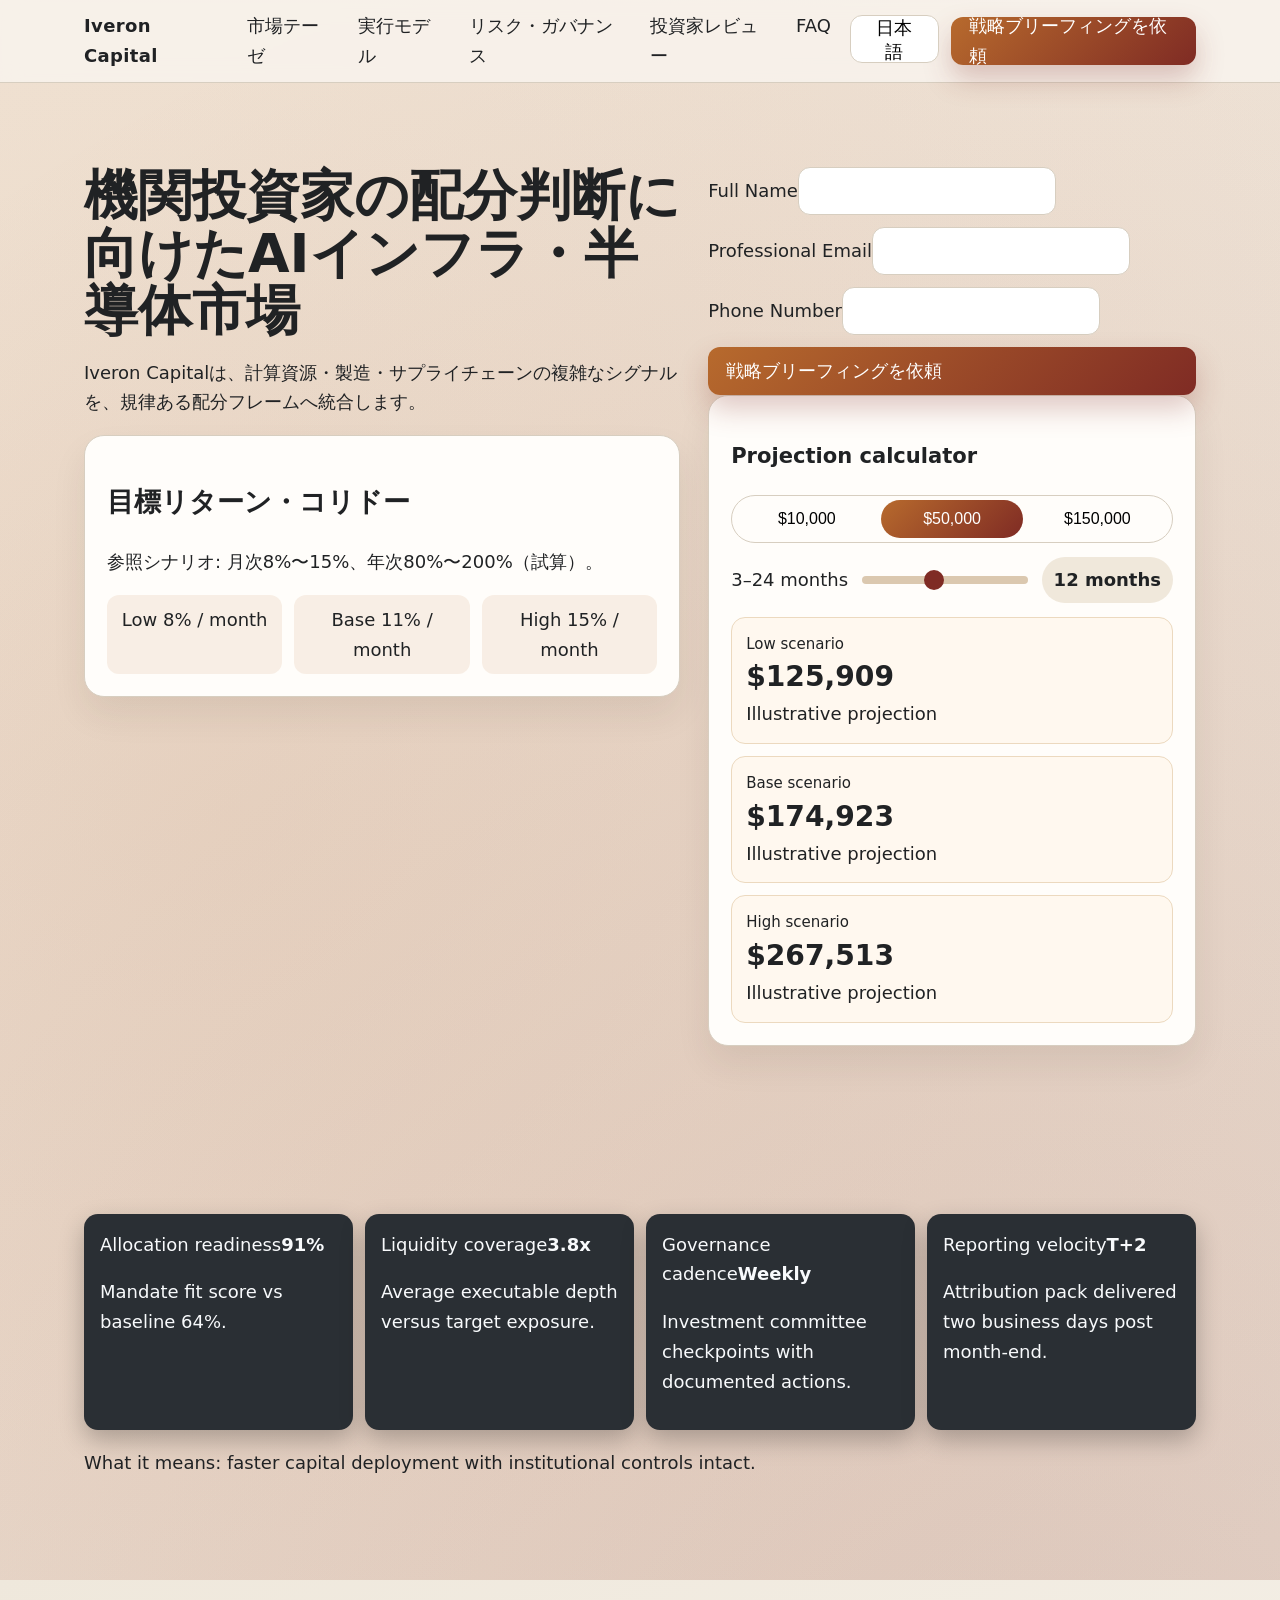
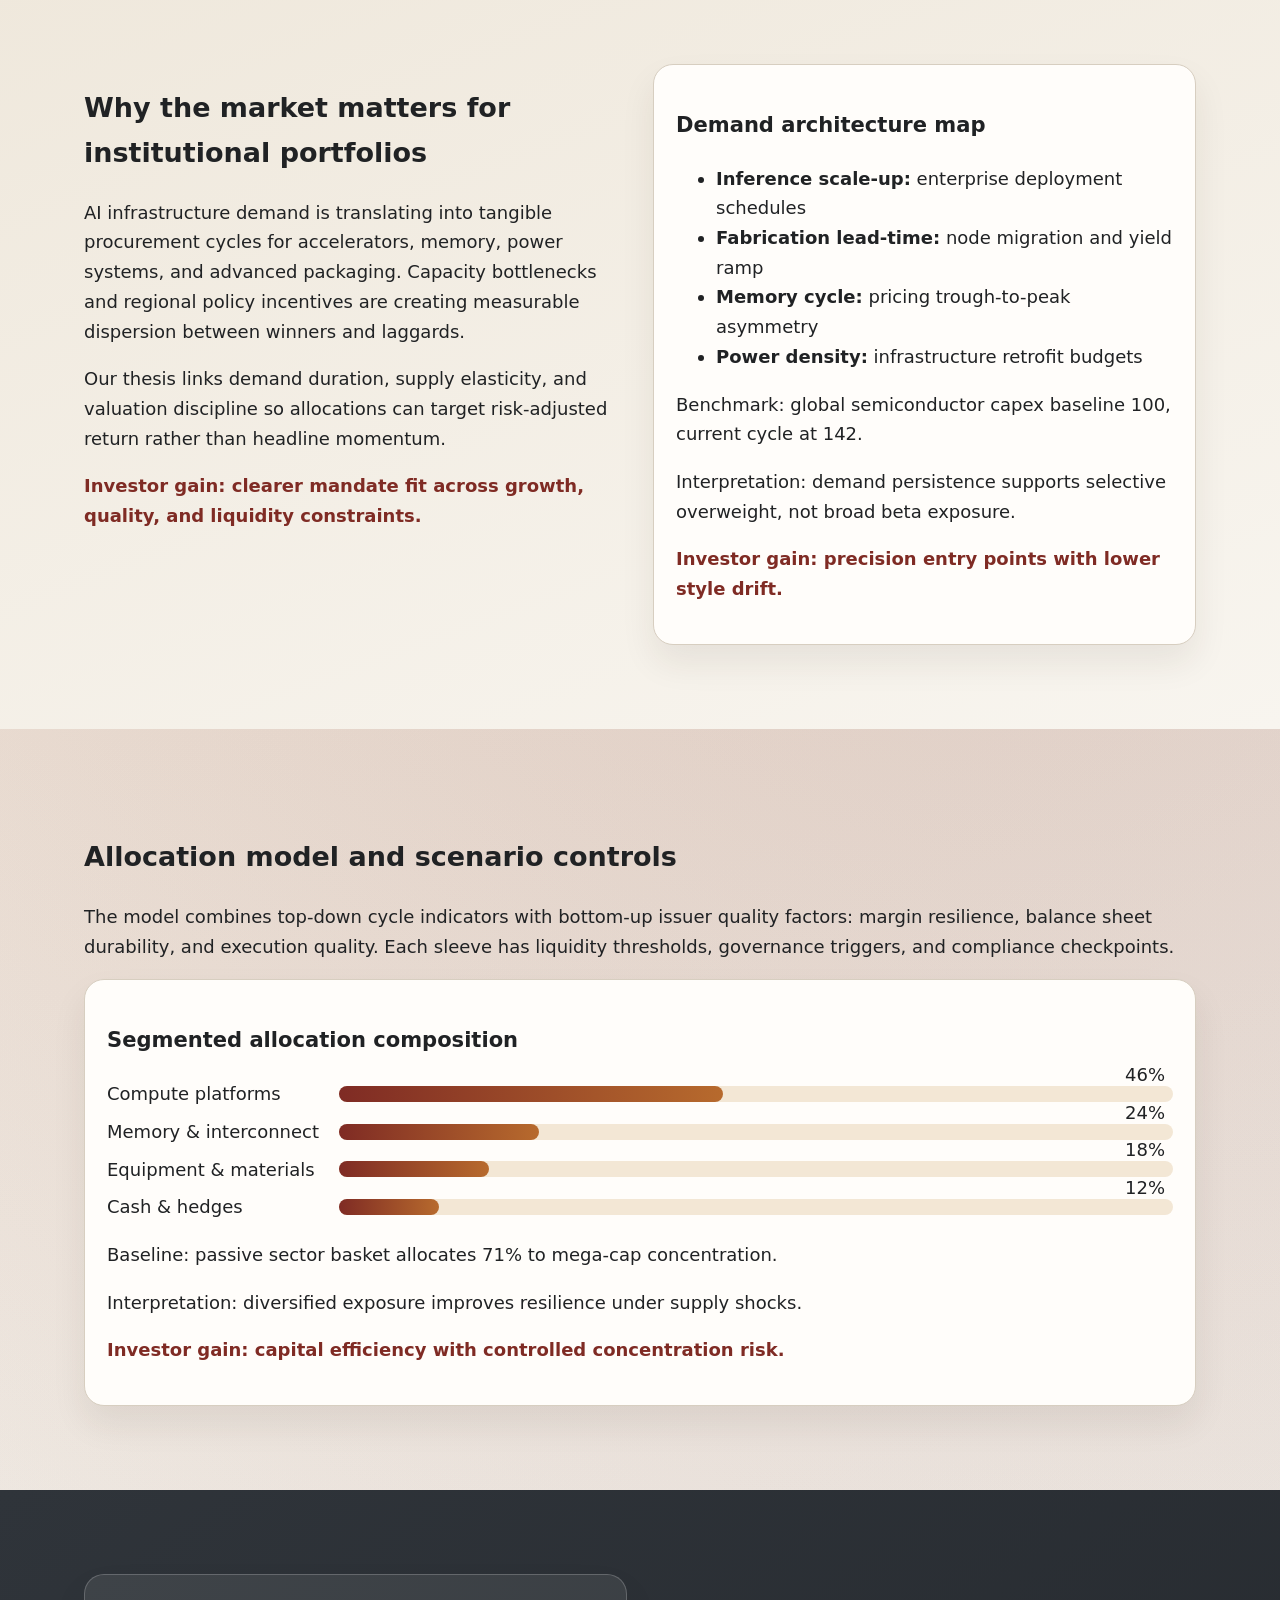
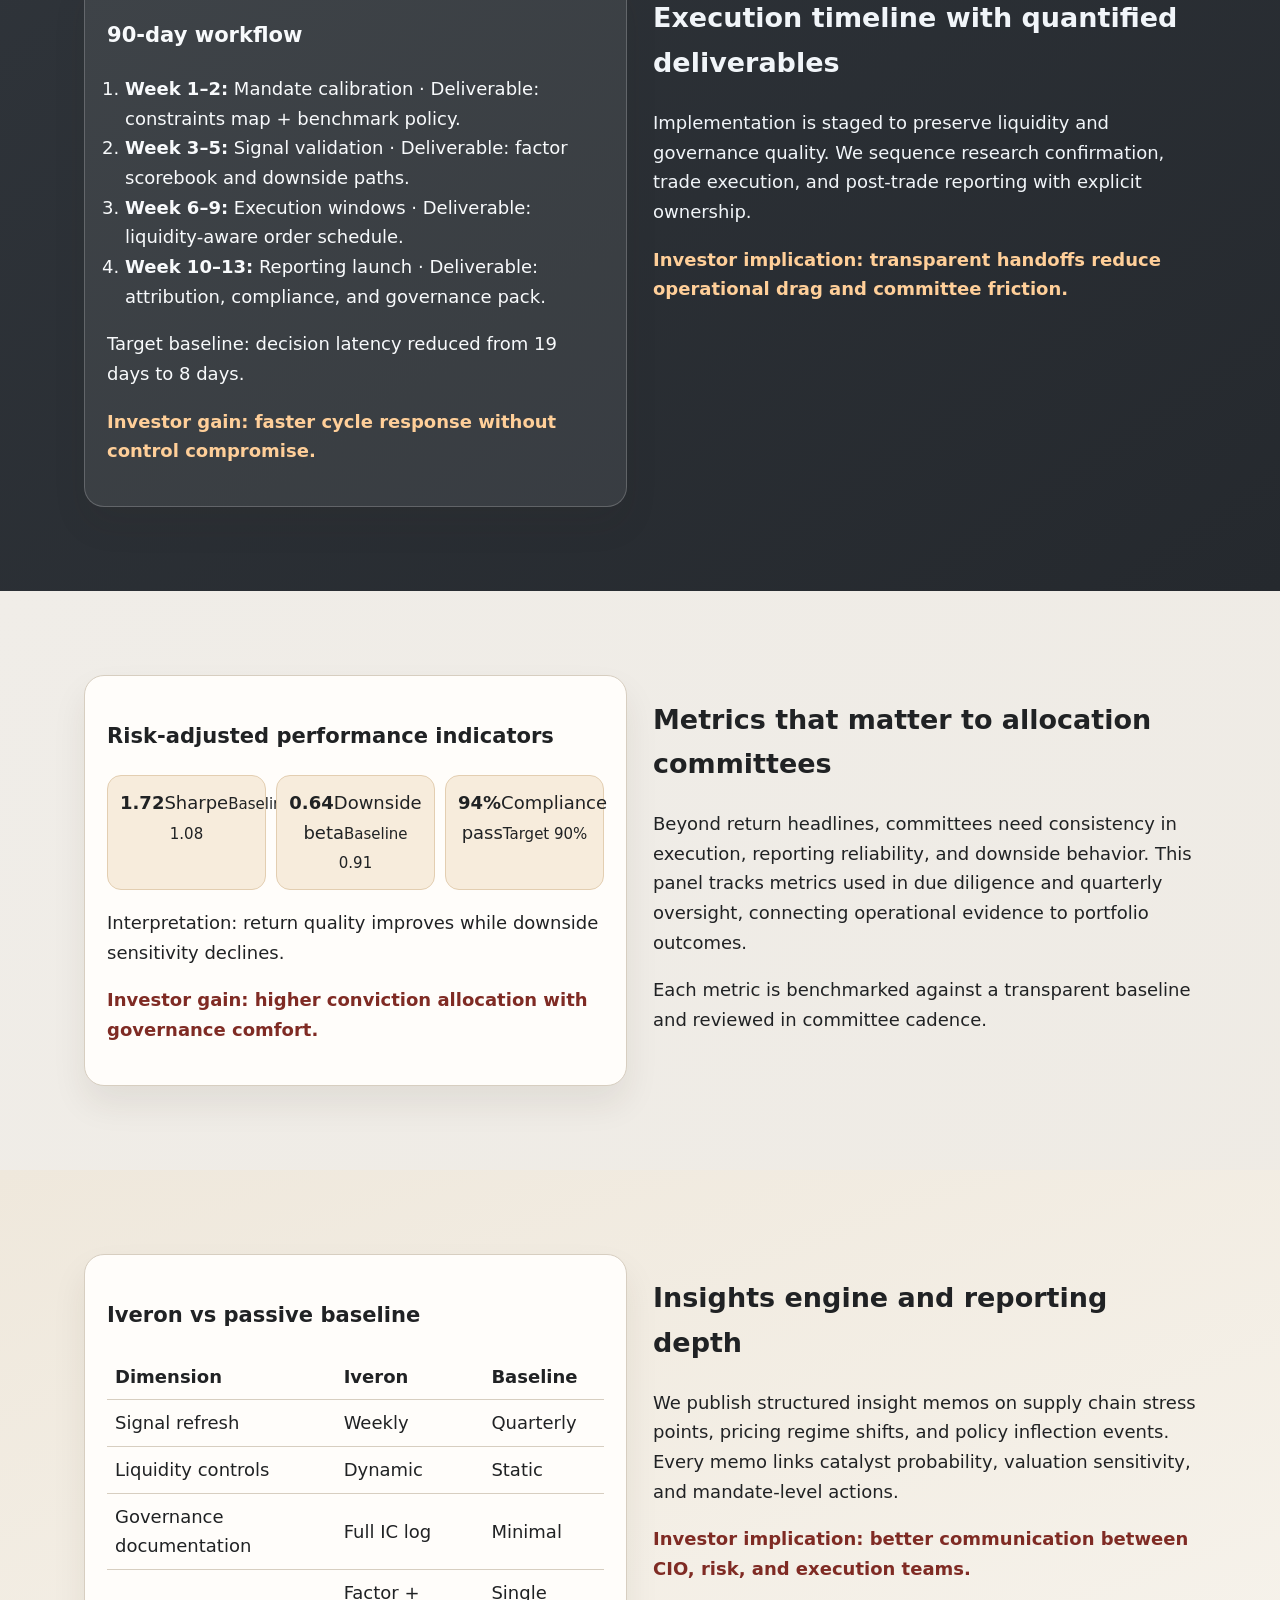
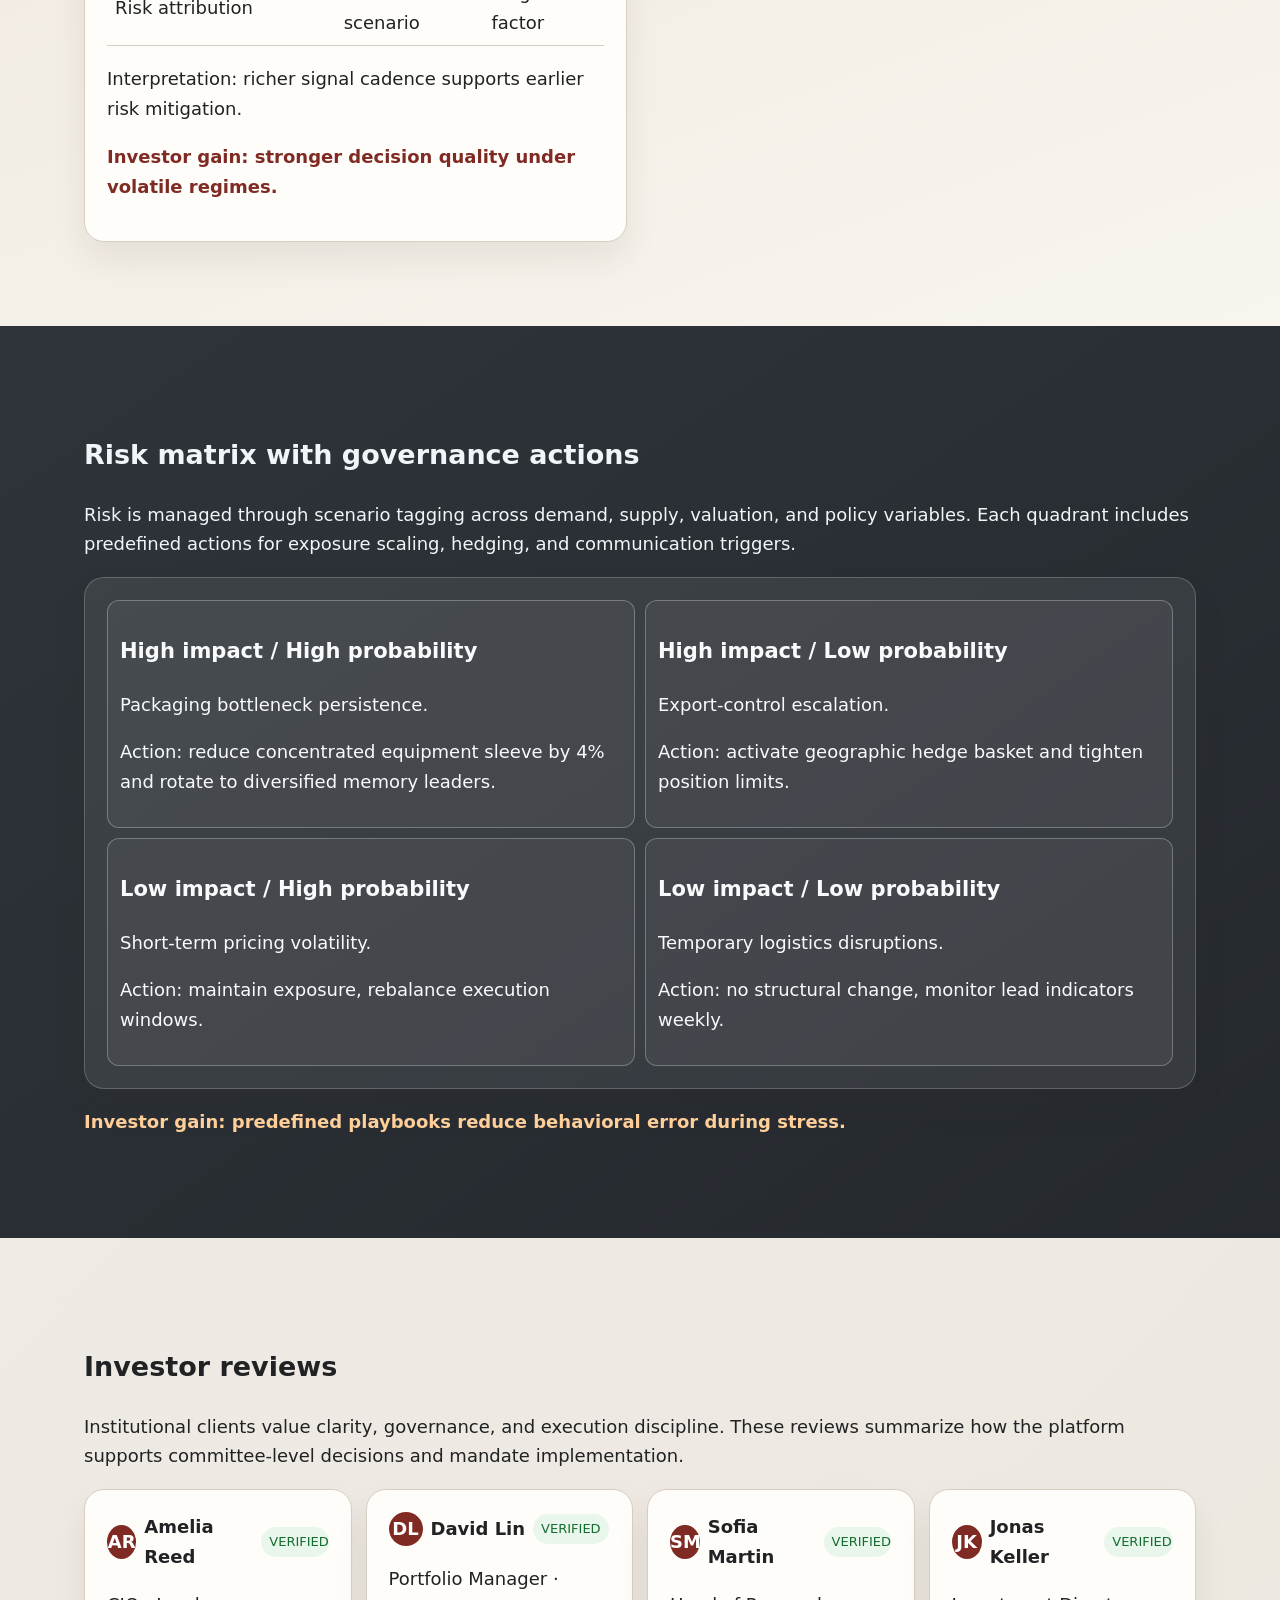
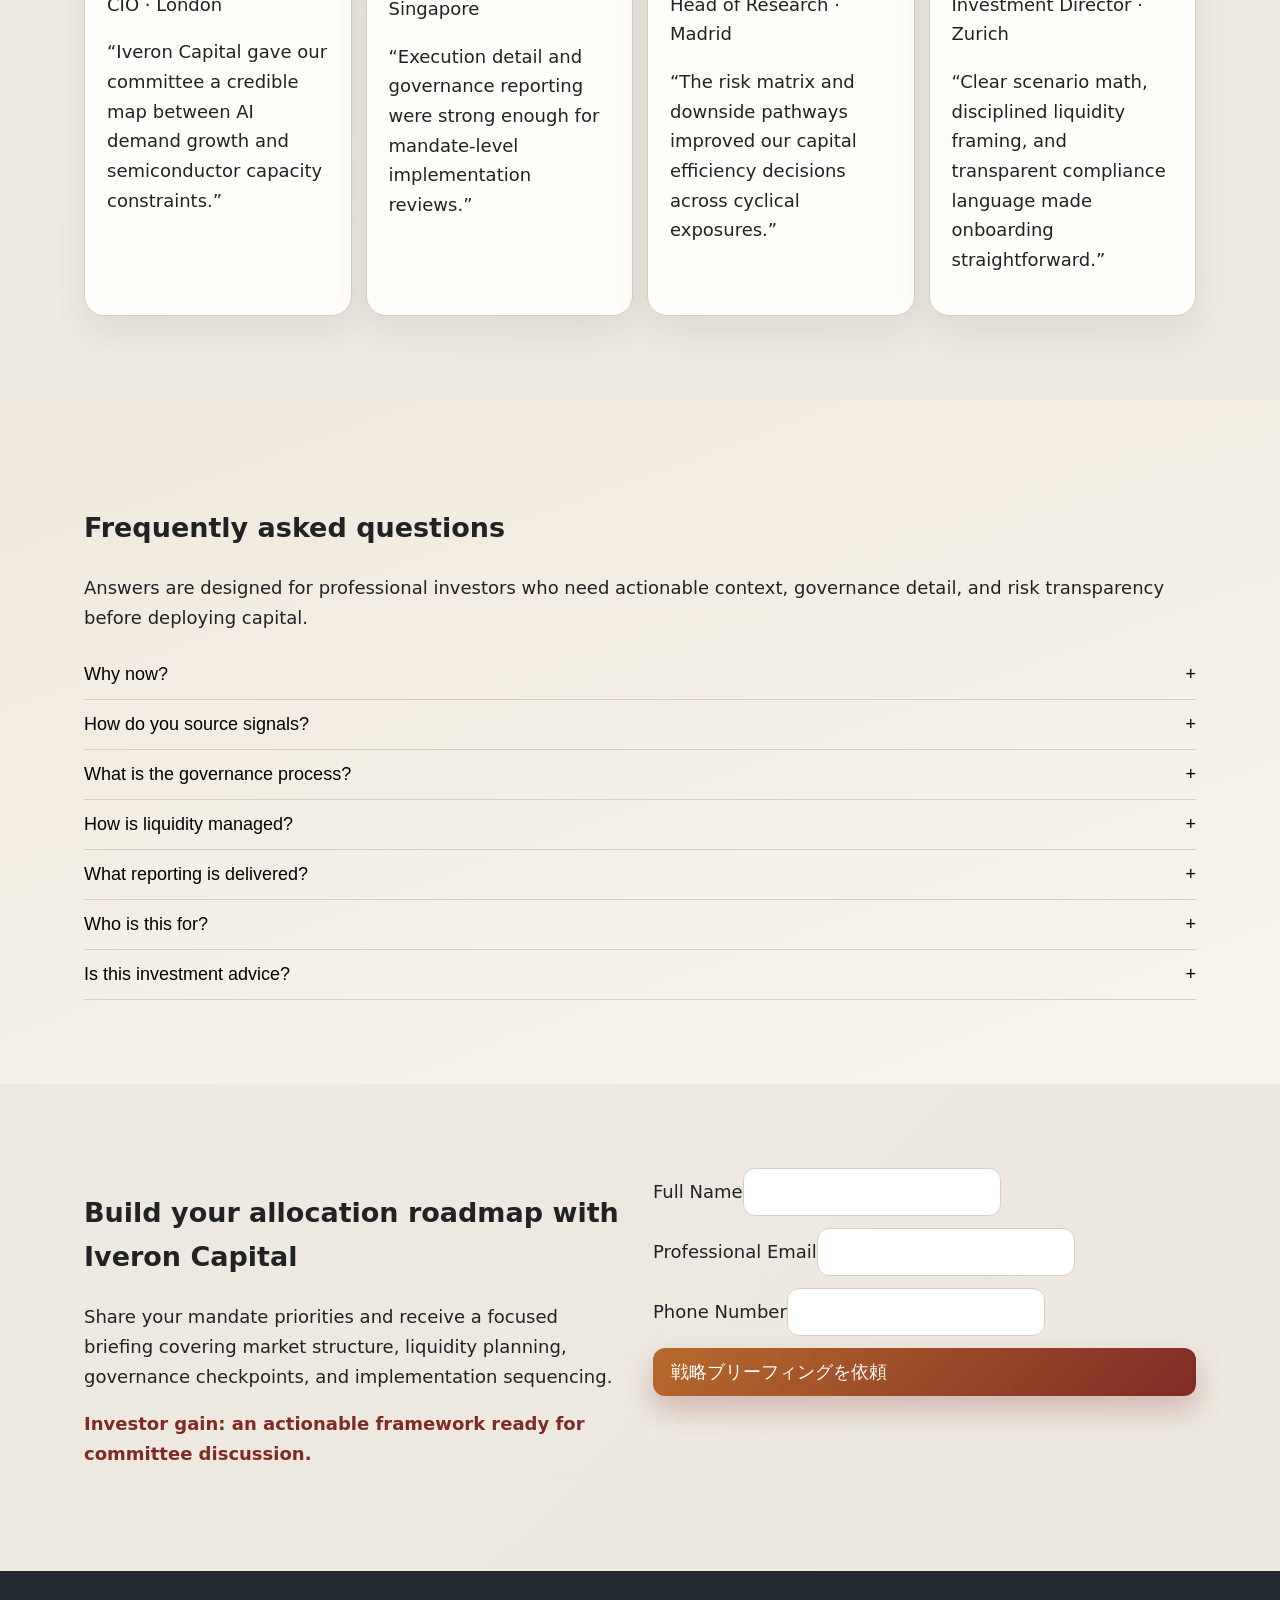
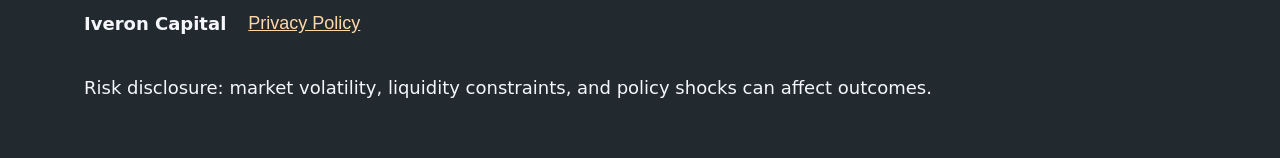
<file: jp/index.html>
<!doctype html><html lang='ja'><head><meta charset='UTF-8'><meta name='viewport' content='width=device-width,initial-scale=1'>
<title>Iveron Capital | AIインフラ・半導体市場インテリジェンス</title><meta name='description' content='機関投資家向けにAIインフラと半導体市場を深く分析するプレミアムサイト。'><link rel='canonical' href='https://iveroncapital.com/jp/index.html' />
<link rel='alternate' hreflang='en' href='https://iveroncapital.com/index.html' />
<link rel='alternate' hreflang='de' href='https://iveroncapital.com/de/index.html' />
<link rel='alternate' hreflang='fr' href='https://iveroncapital.com/fr/index.html' />
<link rel='alternate' hreflang='es' href='https://iveroncapital.com/es/index.html' />
<link rel='alternate' hreflang='it' href='https://iveroncapital.com/it/index.html' />
<link rel='alternate' hreflang='tr' href='https://iveroncapital.com/tr/index.html' />
<link rel='alternate' hreflang='pt' href='https://iveroncapital.com/pt/index.html' />
<link rel='alternate' hreflang='ja' href='https://iveroncapital.com/jp/index.html' />
<link rel='alternate' hreflang='sk' href='https://iveroncapital.com/sk/index.html' />
<link rel='alternate' hreflang='nl-BE' href='https://iveroncapital.com/be/index.html' />
<link rel='alternate' hreflang='x-default' href='https://iveroncapital.com/index.html' />
<meta property='og:title' content='Iveron Capital | AIインフラ・半導体市場インテリジェンス'><meta property='og:description' content='機関投資家向けにAIインフラと半導体市場を深く分析するプレミアムサイト。'><meta property='og:type' content='website'><meta property='og:url' content='https://iveroncapital.com/jp/index.html'>
<meta name='twitter:card' content='summary_large_image'><meta name='twitter:title' content='Iveron Capital | AIインフラ・半導体市場インテリジェンス'><meta name='twitter:description' content='機関投資家向けにAIインフラと半導体市場を深く分析するプレミアムサイト。'>
<link rel='stylesheet' href='../assets/style.css'></head><body>
<header class='site-header'><div class='container header-row'><div class='brand'>Iveron Capital</div>
<nav class='desktop-nav'><a href='#market'>市場テーゼ</a><a href='#model'>実行モデル</a><a href='#risk'>リスク・ガバナンス</a><a href='#reviews'>投資家レビュー</a><a href='#faq'>FAQ</a></nav>
<div class='header-actions'><div class='lang-wrap'><button class='lang-active' aria-haspopup='true' aria-expanded='false'>日本語</button><div class='lang-menu'><a href='../index.html'><svg viewBox="0 0 60 40" aria-hidden="true"><rect width="60" height="40" fill="#012169"/><path d="M0 0 L60 40 M60 0 L0 40" stroke="#fff" stroke-width="8"/><path d="M0 0 L60 40 M60 0 L0 40" stroke="#c8102e" stroke-width="4"/><rect x="24" width="12" height="40" fill="#fff"/><rect y="14" width="60" height="12" fill="#fff"/><rect x="26" width="8" height="40" fill="#c8102e"/><rect y="16" width="60" height="8" fill="#c8102e"/></svg><span>English</span></a><a href='../de/index.html'><svg viewBox="0 0 60 40"><rect width="60" height="13.33" fill="#000"/><rect y="13.33" width="60" height="13.33" fill="#dd0000"/><rect y="26.66" width="60" height="13.34" fill="#ffce00"/></svg><span>Deutsch</span></a><a href='../fr/index.html'><svg viewBox="0 0 60 40"><rect width="20" height="40" fill="#0055a4"/><rect x="20" width="20" height="40" fill="#fff"/><rect x="40" width="20" height="40" fill="#ef4135"/></svg><span>Français</span></a><a href='../es/index.html'><svg viewBox="0 0 60 40"><rect width="60" height="10" fill="#aa151b"/><rect y="10" width="60" height="20" fill="#f1bf00"/><rect y="30" width="60" height="10" fill="#aa151b"/></svg><span>Español</span></a><a href='../it/index.html'><svg viewBox="0 0 60 40"><rect width="20" height="40" fill="#009246"/><rect x="20" width="20" height="40" fill="#fff"/><rect x="40" width="20" height="40" fill="#ce2b37"/></svg><span>Italiano</span></a><a href='../tr/index.html'><svg viewBox="0 0 60 40"><rect width="60" height="40" fill="#e30a17"/><circle cx="24" cy="20" r="9" fill="#fff"/><circle cx="27" cy="20" r="7" fill="#e30a17"/><polygon points="33,20 39,17 39,23" fill="#fff"/></svg><span>Türkçe</span></a><a href='../pt/index.html'><svg viewBox="0 0 60 40"><rect width="24" height="40" fill="#006600"/><rect x="24" width="36" height="40" fill="#ff0000"/><circle cx="28" cy="20" r="6" fill="#ffcc00"/></svg><span>Português</span></a><a href='../jp/index.html'><svg viewBox="0 0 60 40"><rect width="60" height="40" fill="#fff"/><circle cx="30" cy="20" r="10" fill="#bc002d"/></svg><span>日本語</span></a><a href='../sk/index.html'><svg viewBox="0 0 60 40"><rect width="60" height="13.33" fill="#fff"/><rect y="13.33" width="60" height="13.33" fill="#0b4ea2"/><rect y="26.66" width="60" height="13.34" fill="#ee1c25"/></svg><span>Slovenčina</span></a><a href='../be/index.html'><svg viewBox="0 0 60 40"><rect width="20" height="40" fill="#000"/><rect x="20" width="20" height="40" fill="#ffd90c"/><rect x="40" width="20" height="40" fill="#ef3340"/></svg><span>Belgium</span></a></div></div><a href='#final-cta' class='btn primary'>戦略ブリーフィングを依頼</a><button class='burger' aria-label='Open menu' aria-expanded='false'>☰</button></div></div>
<div class='mobile-drawer' aria-hidden='true'><div class='drawer-panel'><button class='drawer-close' aria-label='Close menu'>✕</button><nav>
<a href="../index.html">English</a>
<a href="../de/index.html">Deutsch</a>
<a href="../fr/index.html">Français</a>
<a href="../es/index.html">Español</a>
<a href="../it/index.html">Italiano</a>
<a href="../tr/index.html">Türkçe</a>
<a href="../pt/index.html">Português</a>
<a href="../jp/index.html">日本語</a>
<a href="../sk/index.html">Slovenčina</a>
<a href="../be/index.html">Belgium</a>
<a href='#market'>市場テーゼ</a><a href='#model'>実行モデル</a><a href='#risk'>リスク・ガバナンス</a><a href='#reviews'>投資家レビュー</a><a href='#faq'>FAQ</a><a class='btn primary' href='#final-cta'>戦略ブリーフィングを依頼</a></nav></div></div></header>
<main>
<section class='hero section'><div class='container hero-grid'><div><h1>機関投資家の配分判断に向けたAIインフラ・半導体市場</h1><p>Iveron Capitalは、計算資源・製造・サプライチェーンの複雑なシグナルを、規律ある配分フレームへ統合します。</p><article class='corridor card'><h2>目標リターン・コリドー</h2><p>参照シナリオ: 月次8%〜15%、年次80%〜200%（試算）。</p><div class='corridor-values'><span>Low 8% / month</span><span>Base 11% / month</span><span>High 15% / month</span></div></article></div>
<div><form class='lead-form'><label>Full Name<input type='text' required></label><label>Professional Email<input type='email' required></label><label>Phone Number<input type='tel' required></label><button type='submit' class='btn primary'>戦略ブリーフィングを依頼</button></form>
<section class='calculator card' aria-label='Projection calculator'><h3>Projection calculator</h3><div class='amount-segment' role='tablist'><button data-amount='10000'>$10,000</button><button class='active' data-amount='50000'>$50,000</button><button data-amount='150000'>$150,000</button></div><div class='month-row'><label>3–24 months</label><input type='range' min='3' max='24' value='12' id='months'><span class='pill'><b id='monthsValue'>12 months</b></span></div><div class='result-grid'><article><small>Low scenario</small><strong class='proj' data-rate='0.08'>$125,927</strong><span>Illustrative projection</span></article><article><small>Base scenario</small><strong class='proj' data-rate='0.11'>$174,416</strong><span>Illustrative projection</span></article><article><small>High scenario</small><strong class='proj' data-rate='0.15'>$267,067</strong><span>Illustrative projection</span></article></div></section></div></div></section>

<section class='kpi-strip section' id='kpi'><div class='container'><div class='kpi-grid reveal'><article><span>Allocation readiness</span><strong>91%</strong><p>Mandate fit score vs baseline 64%.</p></article><article><span>Liquidity coverage</span><strong>3.8x</strong><p>Average executable depth versus target exposure.</p></article><article><span>Governance cadence</span><strong>Weekly</strong><p>Investment committee checkpoints with documented actions.</p></article><article><span>Reporting velocity</span><strong>T+2</strong><p>Attribution pack delivered two business days post month-end.</p></article></div><p class='section-note'>What it means: faster capital deployment with institutional controls intact.</p></div></section>
<section class='section alt' id='market'><div class='container split'><div><h2>Why the market matters for institutional portfolios</h2><p>AI infrastructure demand is translating into tangible procurement cycles for accelerators, memory, power systems, and advanced packaging. Capacity bottlenecks and regional policy incentives are creating measurable dispersion between winners and laggards.</p><p>Our thesis links demand duration, supply elasticity, and valuation discipline so allocations can target risk-adjusted return rather than headline momentum.</p><p class='gain'>Investor gain: clearer mandate fit across growth, quality, and liquidity constraints.</p></div><div class='visual card'><h3>Demand architecture map</h3><ul><li><b>Inference scale-up:</b> enterprise deployment schedules</li><li><b>Fabrication lead-time:</b> node migration and yield ramp</li><li><b>Memory cycle:</b> pricing trough-to-peak asymmetry</li><li><b>Power density:</b> infrastructure retrofit budgets</li></ul><p>Benchmark: global semiconductor capex baseline 100, current cycle at 142.</p><p>Interpretation: demand persistence supports selective overweight, not broad beta exposure.</p><p class='gain'>Investor gain: precision entry points with lower style drift.</p></div></div></section>
<section class='section' id='model'><div class='container'><h2>Allocation model and scenario controls</h2><p>The model combines top-down cycle indicators with bottom-up issuer quality factors: margin resilience, balance sheet durability, and execution quality. Each sleeve has liquidity thresholds, governance triggers, and compliance checkpoints.</p><div class='alloc-bars card reveal'><h3>Segmented allocation composition</h3><div class='bar'><span>Compute platforms</span><div><i style='width:46%'></i><em>46%</em></div></div><div class='bar'><span>Memory & interconnect</span><div><i style='width:24%'></i><em>24%</em></div></div><div class='bar'><span>Equipment & materials</span><div><i style='width:18%'></i><em>18%</em></div></div><div class='bar'><span>Cash & hedges</span><div><i style='width:12%'></i><em>12%</em></div></div><p>Baseline: passive sector basket allocates 71% to mega-cap concentration.</p><p>Interpretation: diversified exposure improves resilience under supply shocks.</p><p class='gain'>Investor gain: capital efficiency with controlled concentration risk.</p></div></div></section>
<section class='section dark' id='process'><div class='container split reverse'><div><h2>Execution timeline with quantified deliverables</h2><p>Implementation is staged to preserve liquidity and governance quality. We sequence research confirmation, trade execution, and post-trade reporting with explicit ownership.</p><p class='gain'>Investor implication: transparent handoffs reduce operational drag and committee friction.</p></div><div class='timeline card'><h3>90-day workflow</h3><ol><li><b>Week 1–2:</b> Mandate calibration · Deliverable: constraints map + benchmark policy.</li><li><b>Week 3–5:</b> Signal validation · Deliverable: factor scorebook and downside paths.</li><li><b>Week 6–9:</b> Execution windows · Deliverable: liquidity-aware order schedule.</li><li><b>Week 10–13:</b> Reporting launch · Deliverable: attribution, compliance, and governance pack.</li></ol><p>Target baseline: decision latency reduced from 19 days to 8 days.</p><p class='gain'>Investor gain: faster cycle response without control compromise.</p></div></div></section>
<section class='section' id='metrics'><div class='container split'><div class='visual radial card'><h3>Risk-adjusted performance indicators</h3><div class='rings'><div><strong>1.72</strong><span>Sharpe</span><small>Baseline 1.08</small></div><div><strong>0.64</strong><span>Downside beta</span><small>Baseline 0.91</small></div><div><strong>94%</strong><span>Compliance pass</span><small>Target 90%</small></div></div><p>Interpretation: return quality improves while downside sensitivity declines.</p><p class='gain'>Investor gain: higher conviction allocation with governance comfort.</p></div><div><h2>Metrics that matter to allocation committees</h2><p>Beyond return headlines, committees need consistency in execution, reporting reliability, and downside behavior. This panel tracks metrics used in due diligence and quarterly oversight, connecting operational evidence to portfolio outcomes.</p><p>Each metric is benchmarked against a transparent baseline and reviewed in committee cadence.</p></div></div></section>
<section class='section alt' id='insights'><div class='container split reverse'><div><h2>Insights engine and reporting depth</h2><p>We publish structured insight memos on supply chain stress points, pricing regime shifts, and policy inflection events. Every memo links catalyst probability, valuation sensitivity, and mandate-level actions.</p><p class='gain'>Investor implication: better communication between CIO, risk, and execution teams.</p></div><div class='compare card'><h3>Iveron vs passive baseline</h3><table><thead><tr><th>Dimension</th><th>Iveron</th><th>Baseline</th></tr></thead><tbody><tr><td>Signal refresh</td><td>Weekly</td><td>Quarterly</td></tr><tr><td>Liquidity controls</td><td>Dynamic</td><td>Static</td></tr><tr><td>Governance documentation</td><td>Full IC log</td><td>Minimal</td></tr><tr><td>Risk attribution</td><td>Factor + scenario</td><td>Single factor</td></tr></tbody></table><p>Interpretation: richer signal cadence supports earlier risk mitigation.</p><p class='gain'>Investor gain: stronger decision quality under volatile regimes.</p></div></div></section>
<section class='section dark' id='risk'><div class='container'><h2>Risk matrix with governance actions</h2><p>Risk is managed through scenario tagging across demand, supply, valuation, and policy variables. Each quadrant includes predefined actions for exposure scaling, hedging, and communication triggers.</p><div class='risk-matrix card'><div><h3>High impact / High probability</h3><p>Packaging bottleneck persistence.</p><p>Action: reduce concentrated equipment sleeve by 4% and rotate to diversified memory leaders.</p></div><div><h3>High impact / Low probability</h3><p>Export-control escalation.</p><p>Action: activate geographic hedge basket and tighten position limits.</p></div><div><h3>Low impact / High probability</h3><p>Short-term pricing volatility.</p><p>Action: maintain exposure, rebalance execution windows.</p></div><div><h3>Low impact / Low probability</h3><p>Temporary logistics disruptions.</p><p>Action: no structural change, monitor lead indicators weekly.</p></div></div><p class='gain'>Investor gain: predefined playbooks reduce behavioral error during stress.</p></div></section>
<section class='section' id='reviews'><div class='container'><h2>Investor reviews</h2><p>Institutional clients value clarity, governance, and execution discipline. These reviews summarize how the platform supports committee-level decisions and mandate implementation.</p><div class='review-grid'><article class='review card'><div class='r-head'><span class='avatar'>AR</span><strong>Amelia Reed</strong><em>VERIFIED</em></div><p class='r-meta'>CIO · London</p><p>“Iveron Capital gave our committee a credible map between AI demand growth and semiconductor capacity constraints.”</p></article><article class='review card'><div class='r-head'><span class='avatar'>DL</span><strong>David Lin</strong><em>VERIFIED</em></div><p class='r-meta'>Portfolio Manager · Singapore</p><p>“Execution detail and governance reporting were strong enough for mandate-level implementation reviews.”</p></article><article class='review card'><div class='r-head'><span class='avatar'>SM</span><strong>Sofia Martin</strong><em>VERIFIED</em></div><p class='r-meta'>Head of Research · Madrid</p><p>“The risk matrix and downside pathways improved our capital efficiency decisions across cyclical exposures.”</p></article><article class='review card'><div class='r-head'><span class='avatar'>JK</span><strong>Jonas Keller</strong><em>VERIFIED</em></div><p class='r-meta'>Investment Director · Zurich</p><p>“Clear scenario math, disciplined liquidity framing, and transparent compliance language made onboarding straightforward.”</p></article></div></div></section>
<section class='section alt' id='faq'><div class='container'><h2>Frequently asked questions</h2><p>Answers are designed for professional investors who need actionable context, governance detail, and risk transparency before deploying capital.</p><div class='faq-list'><article class='faq-item'><button aria-expanded='false'><span>Why now?</span><span>+</span></button><div><p>Model availability is moving from labs to enterprise procurement cycles, while supply remains constrained.</p></div></article><article class='faq-item'><button aria-expanded='false'><span>How do you source signals?</span><span>+</span></button><div><p>We integrate fab utilization data, cloud capex guidance, memory pricing curves, and channel checks.</p></div></article><article class='faq-item'><button aria-expanded='false'><span>What is the governance process?</span><span>+</span></button><div><p>Weekly investment committee reviews, mandate-level limits, and scenario stress testing.</p></div></article><article class='faq-item'><button aria-expanded='false'><span>How is liquidity managed?</span><span>+</span></button><div><p>Position sizing maps to average daily volume and catalyst windows to preserve execution quality.</p></div></article><article class='faq-item'><button aria-expanded='false'><span>What reporting is delivered?</span><span>+</span></button><div><p>Monthly attribution, factor decomposition, and compliance documentation for LP committees.</p></div></article><article class='faq-item'><button aria-expanded='false'><span>Who is this for?</span><span>+</span></button><div><p>Family offices, multi-managers, and institutional investors requiring disciplined risk-adjusted return frameworks.</p></div></article><article class='faq-item'><button aria-expanded='false'><span>Is this investment advice?</span><span>+</span></button><div><p>No. Content is educational and illustrative; all decisions remain the investor’s responsibility.</p></div></article></div></div></section>
<section class='section final' id='final-cta'><div class='container split'><div><h2>Build your allocation roadmap with Iveron Capital</h2><p>Share your mandate priorities and receive a focused briefing covering market structure, liquidity planning, governance checkpoints, and implementation sequencing.</p><p class='gain'>Investor gain: an actionable framework ready for committee discussion.</p></div><form class='lead-form'><label>Full Name<input type='text' name='name' required></label><label>Professional Email<input type='email' name='email' required></label><label>Phone Number<input type='tel' name='phone' required></label><button type='submit' class='btn primary'>戦略ブリーフィングを依頼</button></form></div></section>

</main>
<footer class='site-footer'><div class='container'><strong>Iveron Capital</strong><button class='privacy-open'>Privacy Policy</button><p>Risk disclosure: market volatility, liquidity constraints, and policy shocks can affect outcomes.</p></div></footer>
<div class='modal' aria-hidden='true'><div class='modal-box'><button class='modal-x' aria-label='Close'>✕</button><h2>Privacy Policy</h2><div class='modal-scroll'><h3>Introduction</h3><p>We process personal data for investor communication and service quality assurance.</p><h3>Data collection</h3><p>Name, professional email, and phone number submitted through forms.</p><h3>Legal basis</h3><p>Legitimate interest and pre-contractual communication.</p><h3>Cookies</h3><p>Essential cookies for session stability and analytics preferences.</p><h3>Retention</h3><p>Data is retained according to regulatory and operational policies.</p><h3>Third-party sharing</h3><p>Trusted processors support hosting, security, and communication services.</p><h3>Security</h3><p>Encryption, access controls, and monitoring protect data integrity.</p><h3>User rights</h3><p>Users may request access, correction, deletion, or processing limits.</p><h3>International transfers</h3><p>Transfers use contractual safeguards and jurisdictional controls.</p><h3>Industry risk disclosure</h3><p>AI and semiconductor markets are cyclical and policy-sensitive.</p><h3>Contact</h3><p>privacy@iveroncapital.com</p></div><div class='modal-footer'><button class='modal-close btn'>Close</button></div></div></div>
<script type='application/ld+json'>{"@context":"https://schema.org","@graph":[{"@type":"Organization","name":"Iveron Capital","url":"https://iveroncapital.com"},{"@type":"WebSite","name":"Iveron Capital","url":"https://iveroncapital.com"},{"@type":"FAQPage","mainEntity":[{"@type":"Question","name":"Why now?","acceptedAnswer":{"@type":"Answer","text":"Demand and supply dynamics create allocation dispersion."}}]},{"@type":"Review","reviewBody":"Clear institutional framing for allocation decisions.","author":{"@type":"Person","name":"Amelia Reed"},"itemReviewed":{"@type":"Organization","name":"Iveron Capital"}}]}</script>
<script defer src='../assets/app.js'></script></body></html>
</file>
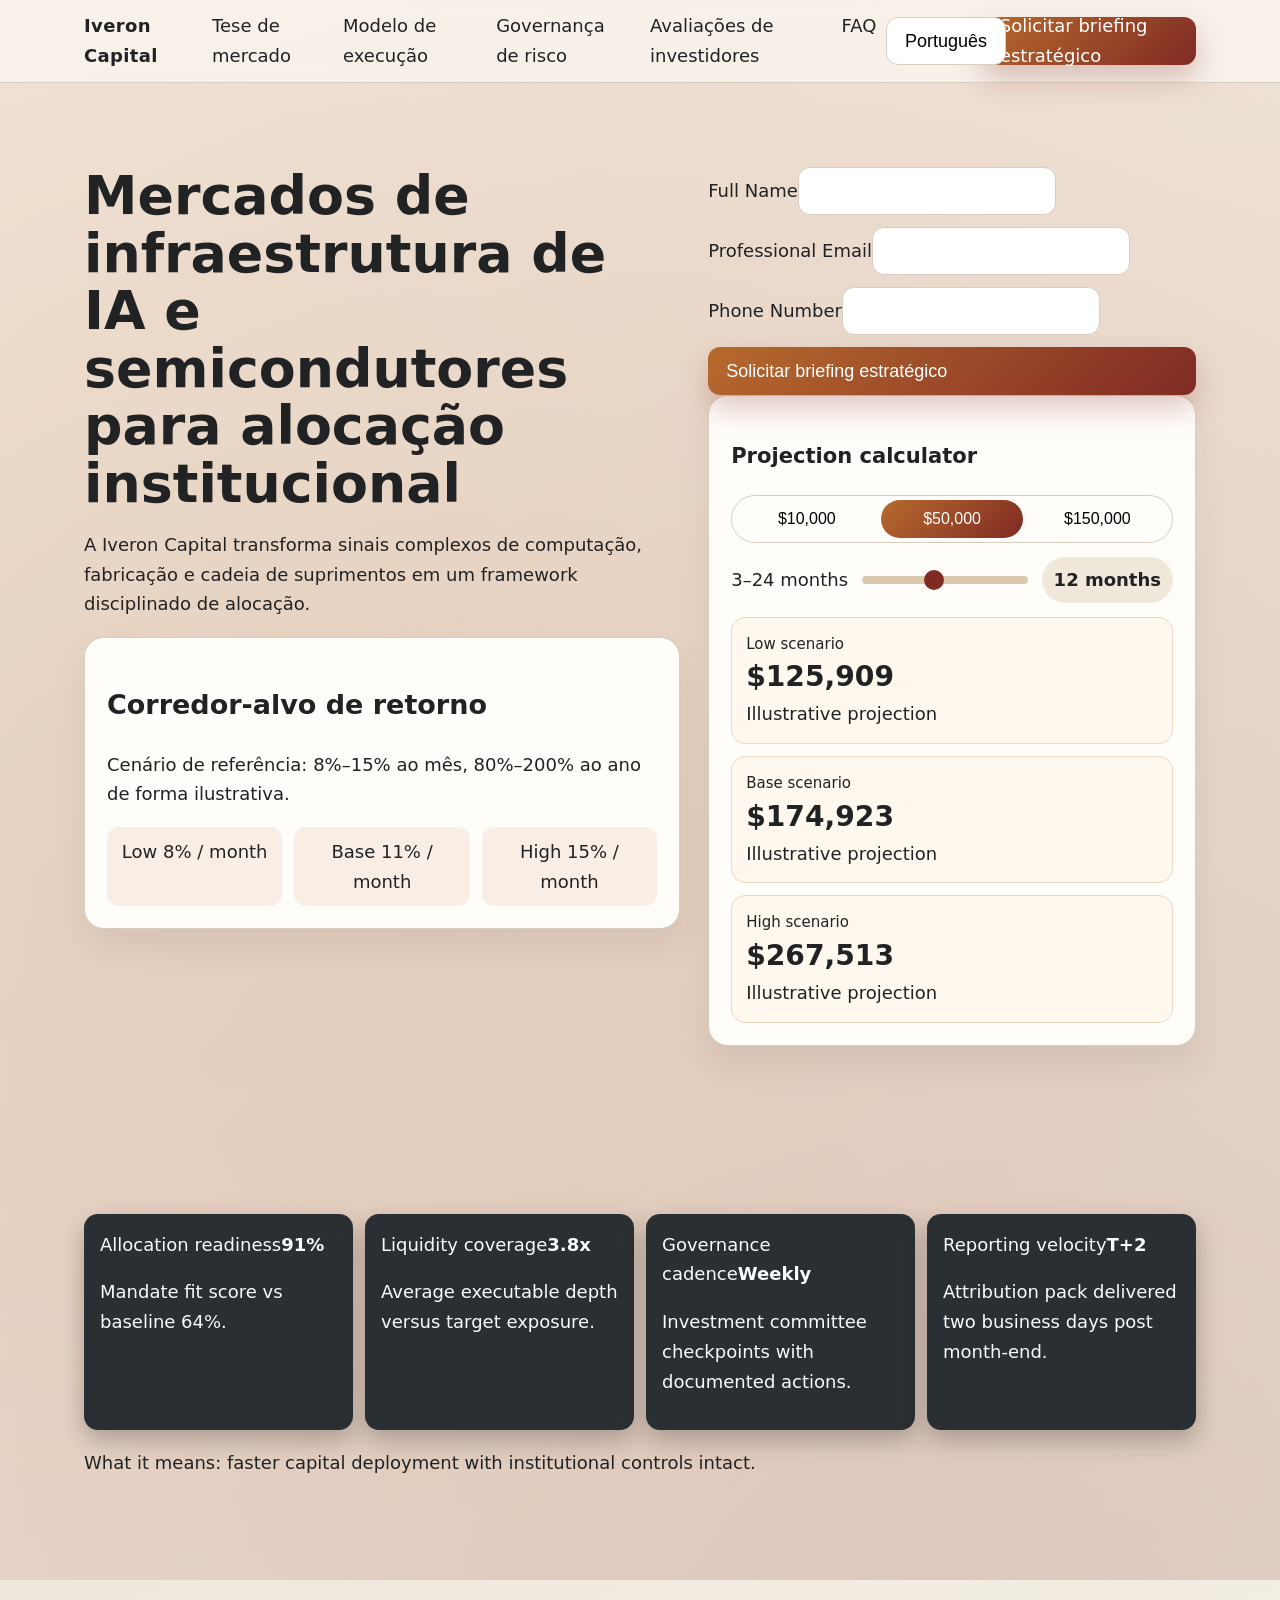
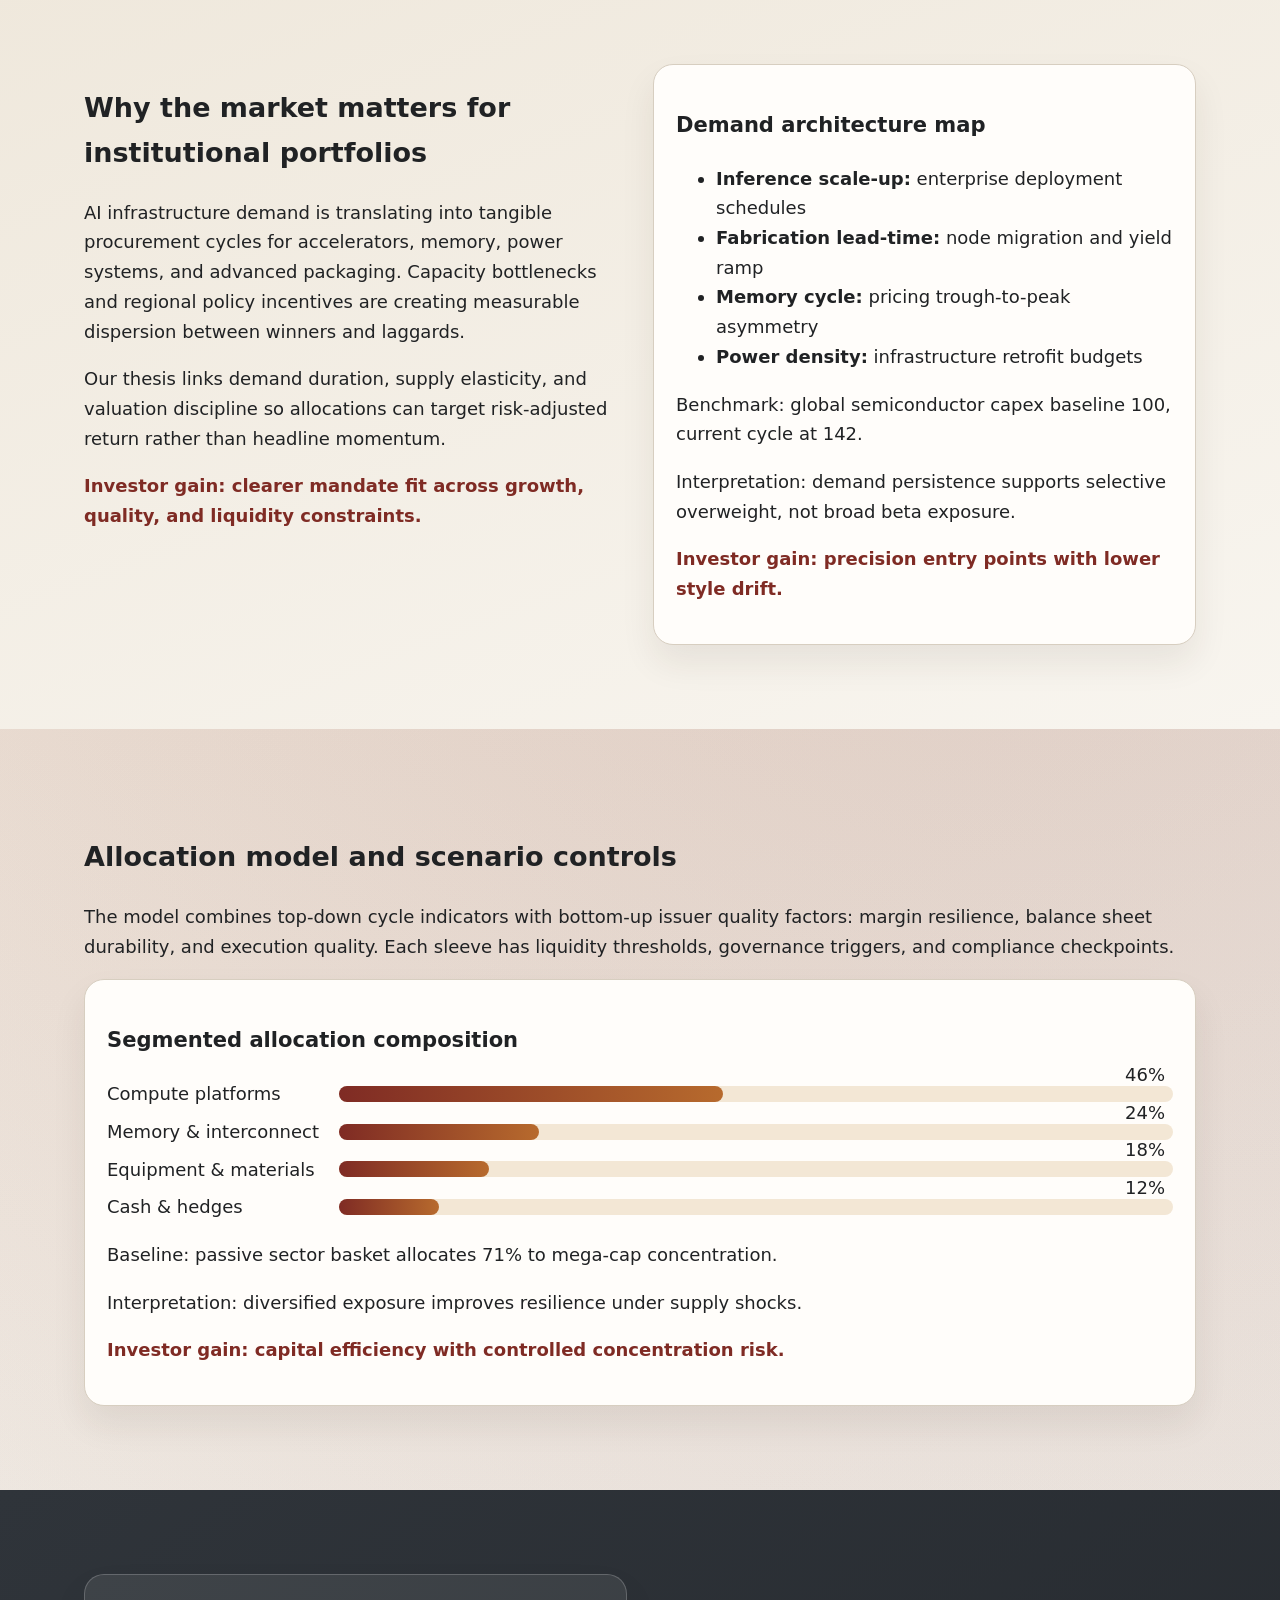
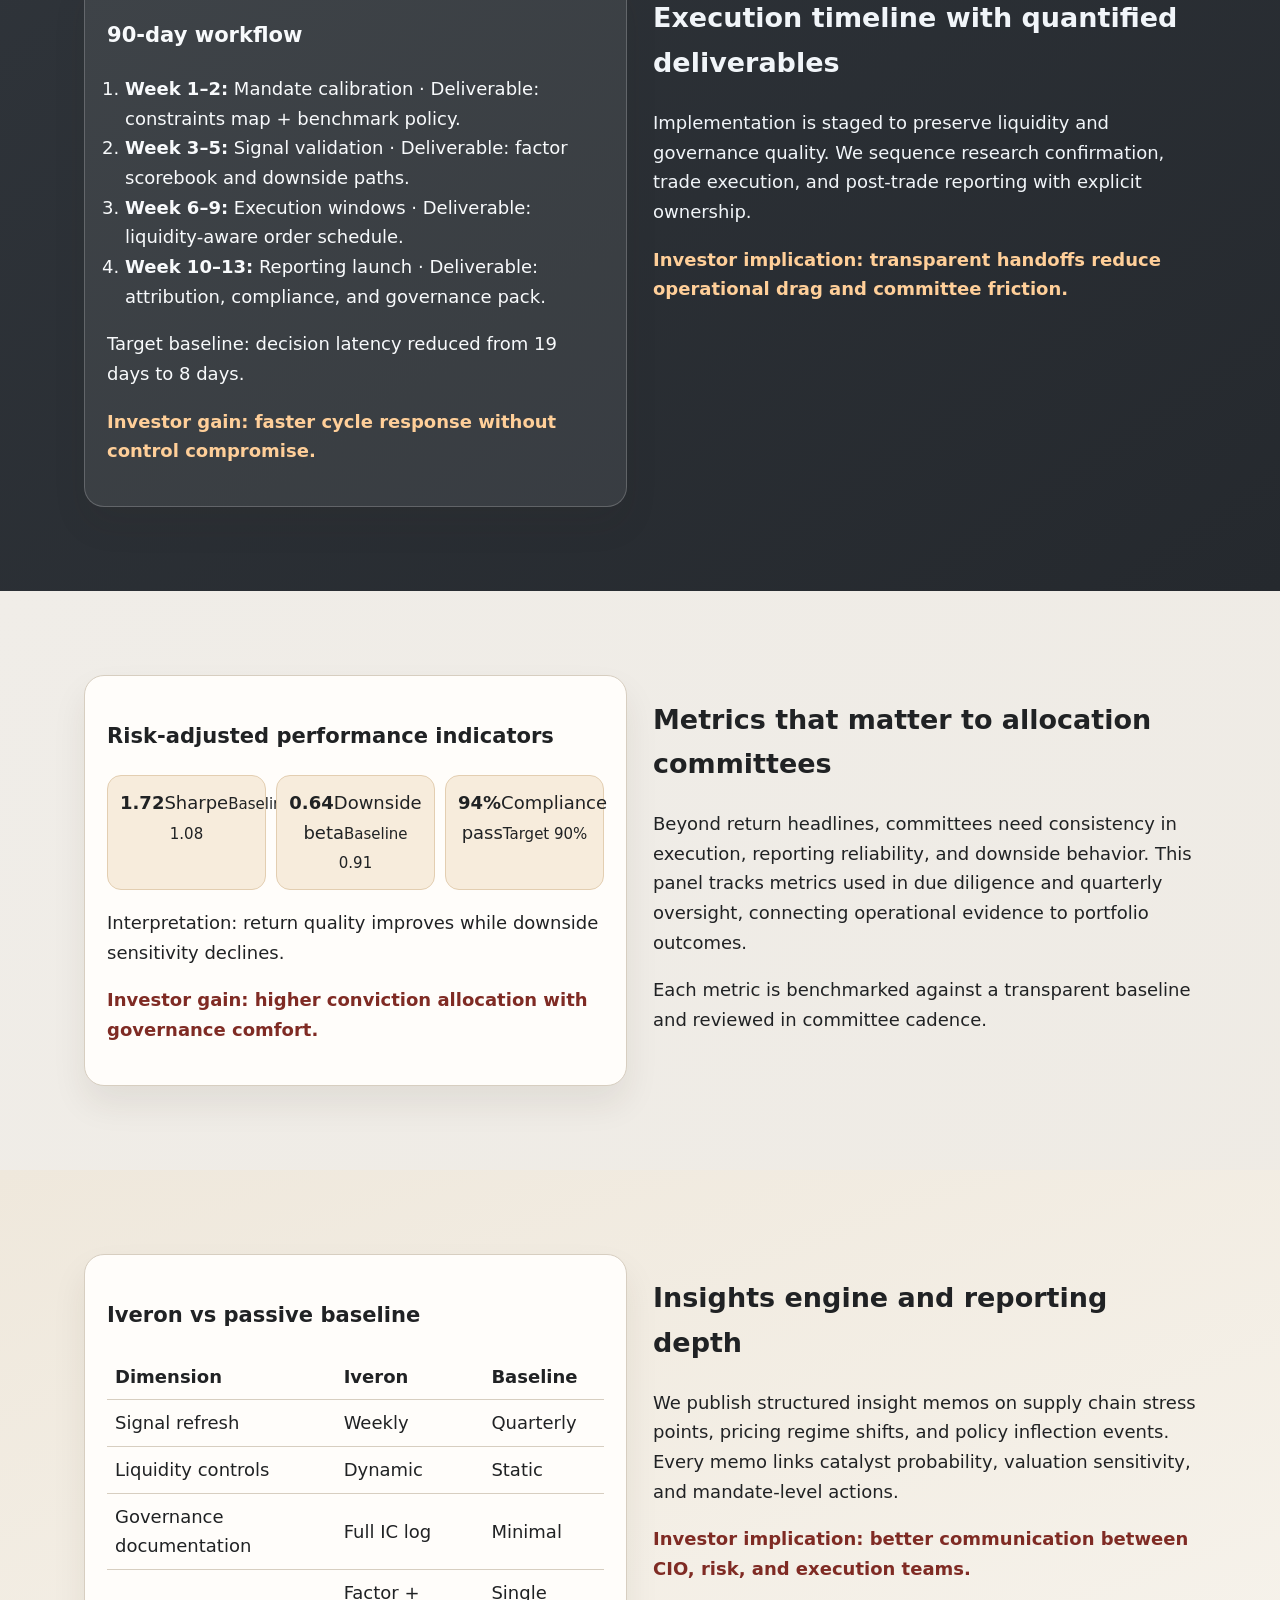
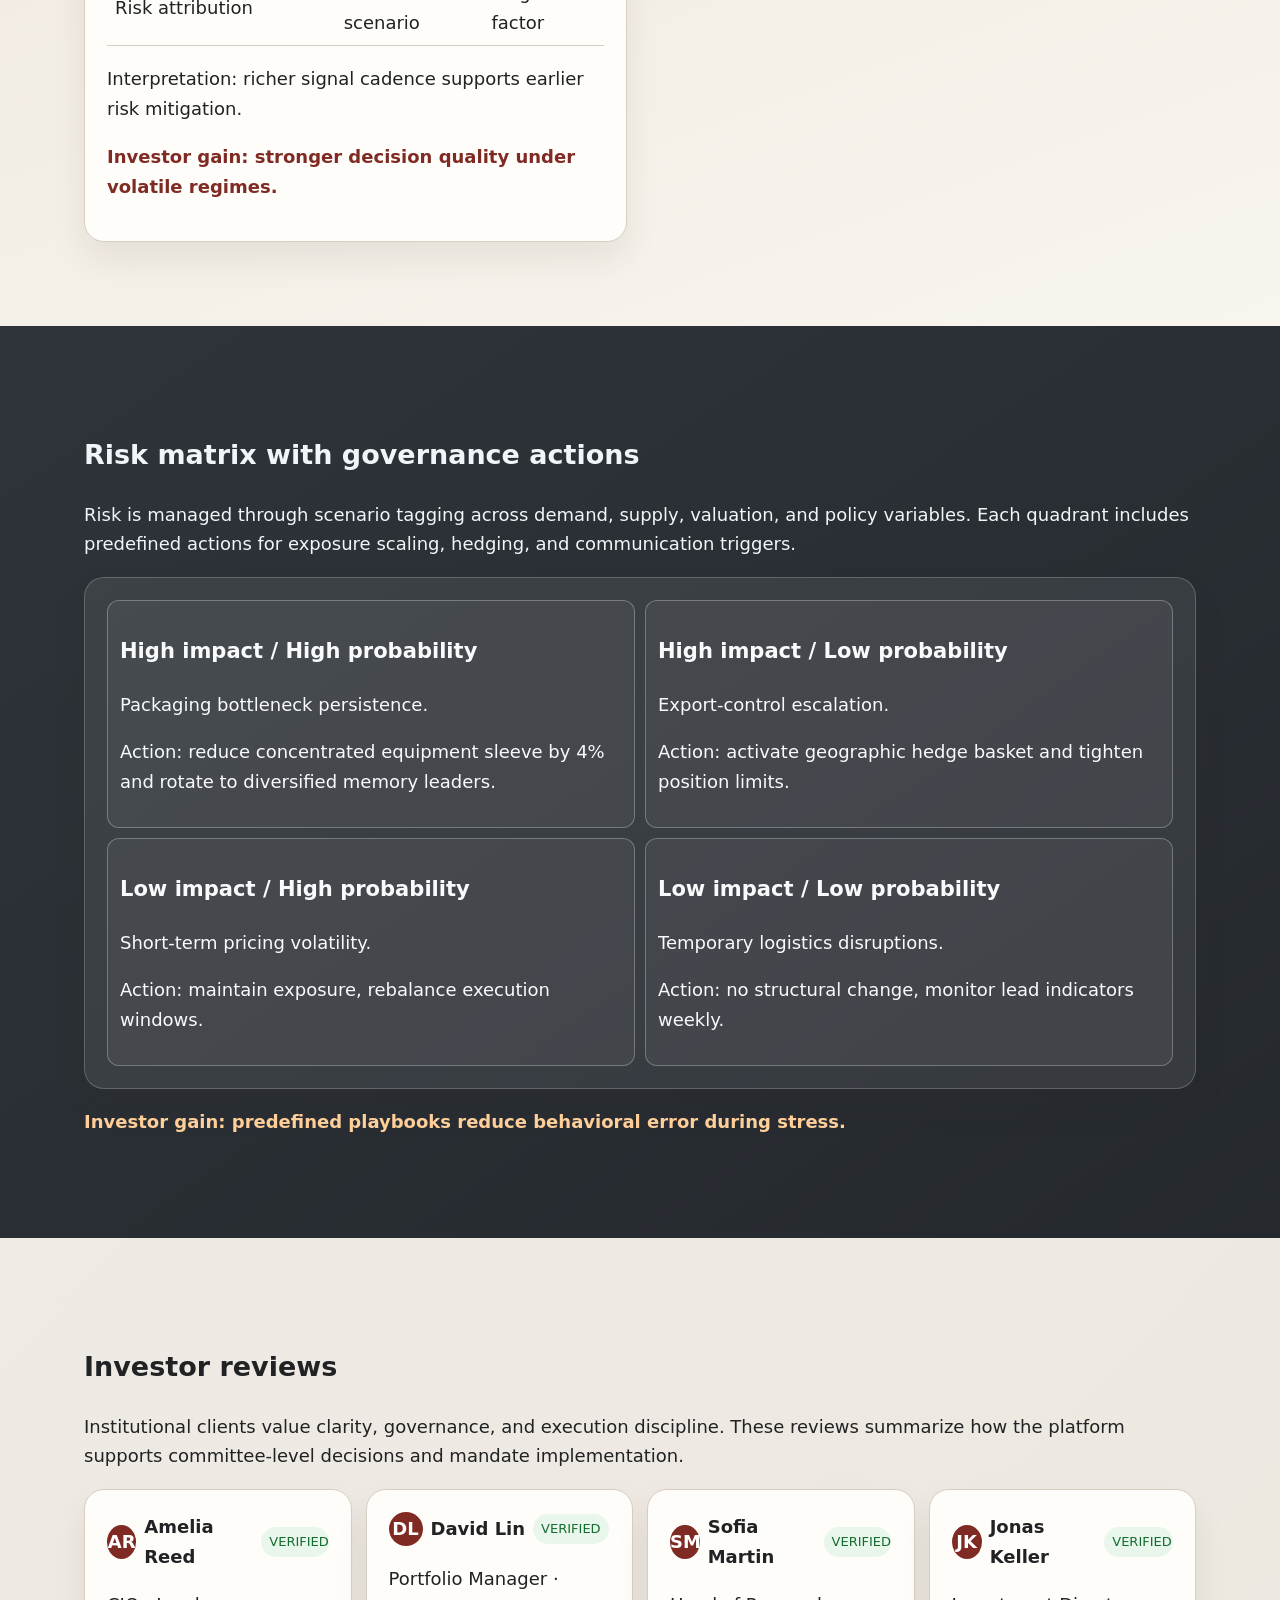
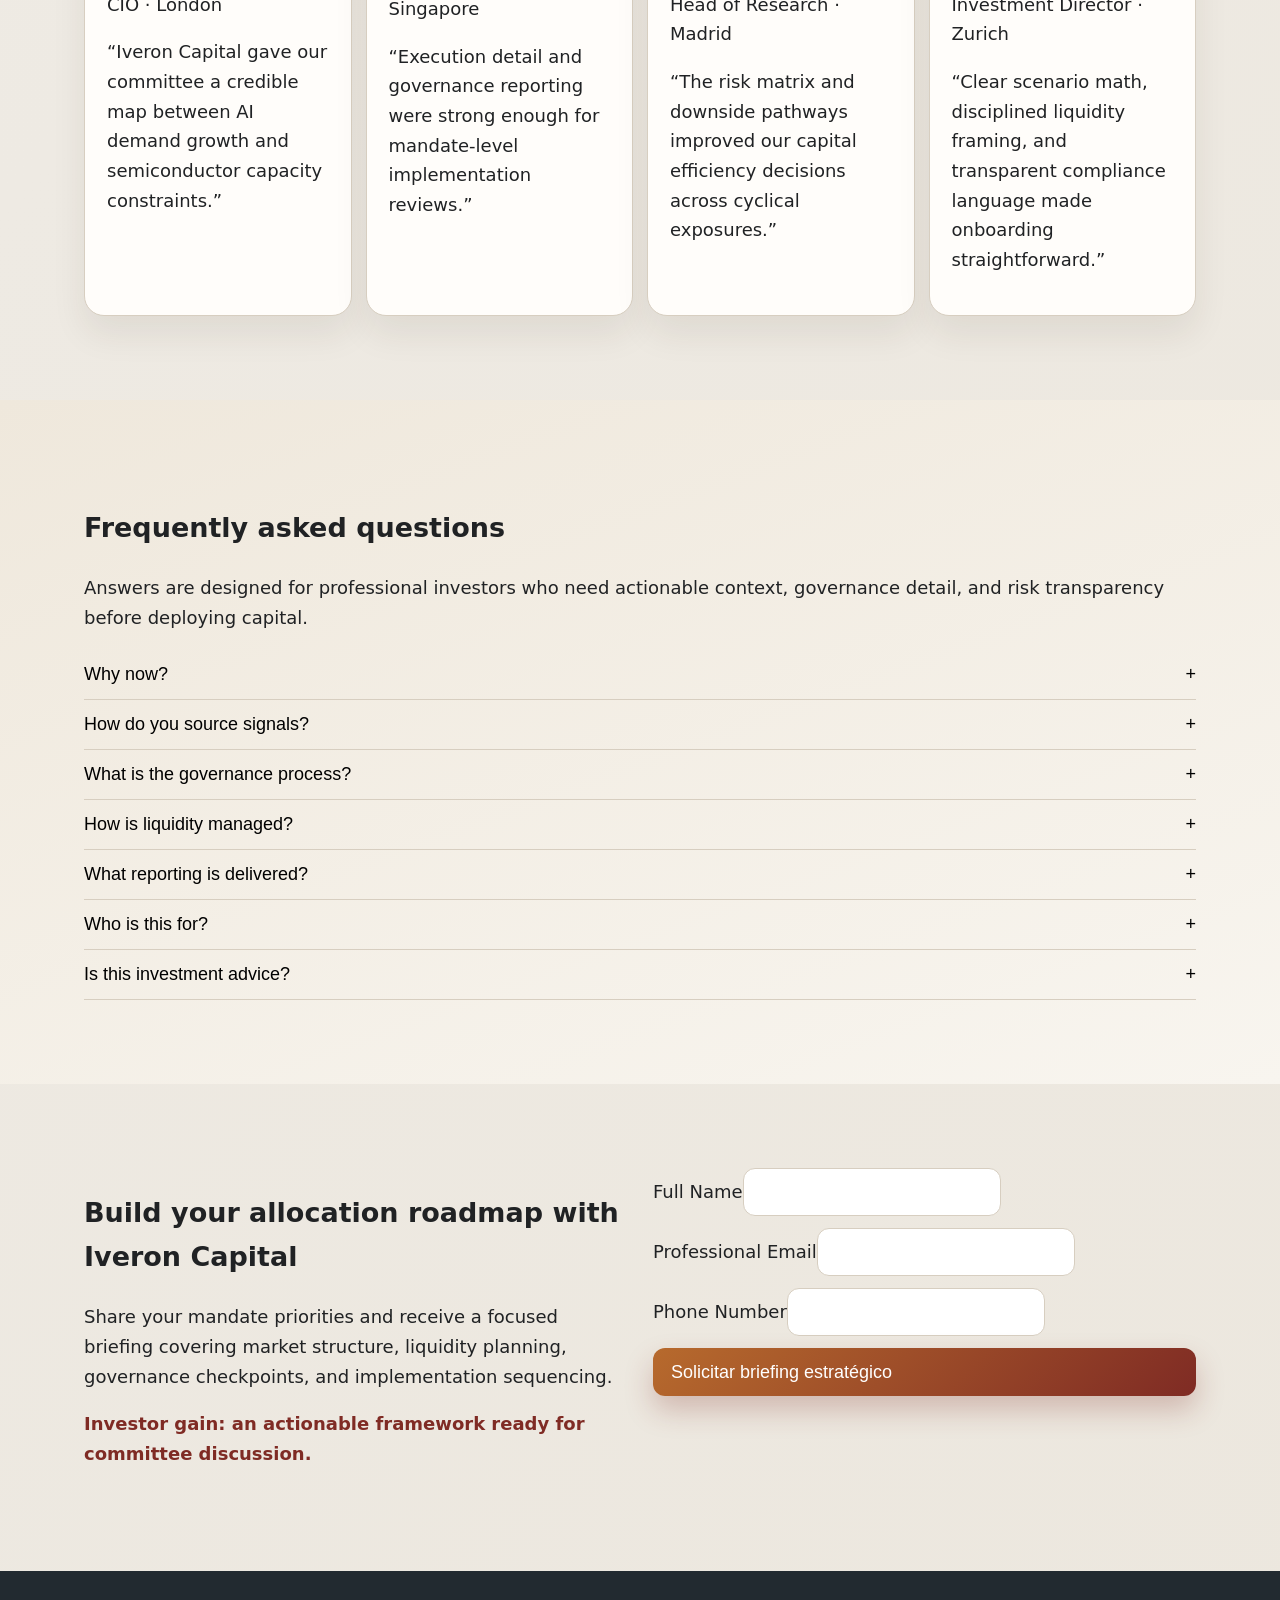
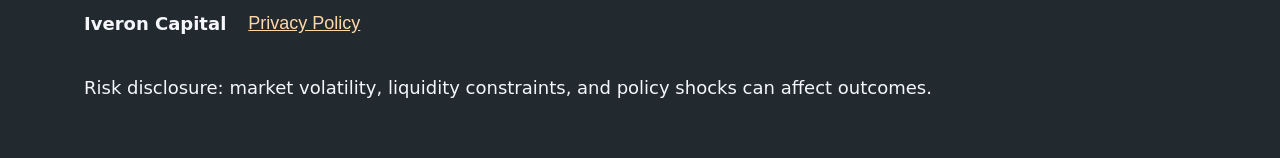
<file: pt/index.html>
<!doctype html><html lang='pt'><head><meta charset='UTF-8'><meta name='viewport' content='width=device-width,initial-scale=1'>
<title>Iveron Capital | Inteligência de mercados de infraestrutura de IA e semicondutores</title><meta name='description' content='Conteúdo institucional de infraestrutura de IA e semicondutores para investidores de alta qualidade.'><link rel='canonical' href='https://iveroncapital.com/pt/index.html' />
<link rel='alternate' hreflang='en' href='https://iveroncapital.com/index.html' />
<link rel='alternate' hreflang='de' href='https://iveroncapital.com/de/index.html' />
<link rel='alternate' hreflang='fr' href='https://iveroncapital.com/fr/index.html' />
<link rel='alternate' hreflang='es' href='https://iveroncapital.com/es/index.html' />
<link rel='alternate' hreflang='it' href='https://iveroncapital.com/it/index.html' />
<link rel='alternate' hreflang='tr' href='https://iveroncapital.com/tr/index.html' />
<link rel='alternate' hreflang='pt' href='https://iveroncapital.com/pt/index.html' />
<link rel='alternate' hreflang='ja' href='https://iveroncapital.com/jp/index.html' />
<link rel='alternate' hreflang='sk' href='https://iveroncapital.com/sk/index.html' />
<link rel='alternate' hreflang='nl-BE' href='https://iveroncapital.com/be/index.html' />
<link rel='alternate' hreflang='x-default' href='https://iveroncapital.com/index.html' />
<meta property='og:title' content='Iveron Capital | Inteligência de mercados de infraestrutura de IA e semicondutores'><meta property='og:description' content='Conteúdo institucional de infraestrutura de IA e semicondutores para investidores de alta qualidade.'><meta property='og:type' content='website'><meta property='og:url' content='https://iveroncapital.com/pt/index.html'>
<meta name='twitter:card' content='summary_large_image'><meta name='twitter:title' content='Iveron Capital | Inteligência de mercados de infraestrutura de IA e semicondutores'><meta name='twitter:description' content='Conteúdo institucional de infraestrutura de IA e semicondutores para investidores de alta qualidade.'>
<link rel='stylesheet' href='../assets/style.css'></head><body>
<header class='site-header'><div class='container header-row'><div class='brand'>Iveron Capital</div>
<nav class='desktop-nav'><a href='#market'>Tese de mercado</a><a href='#model'>Modelo de execução</a><a href='#risk'>Governança de risco</a><a href='#reviews'>Avaliações de investidores</a><a href='#faq'>FAQ</a></nav>
<div class='header-actions'><div class='lang-wrap'><button class='lang-active' aria-haspopup='true' aria-expanded='false'>Português</button><div class='lang-menu'><a href='../index.html'><svg viewBox="0 0 60 40" aria-hidden="true"><rect width="60" height="40" fill="#012169"/><path d="M0 0 L60 40 M60 0 L0 40" stroke="#fff" stroke-width="8"/><path d="M0 0 L60 40 M60 0 L0 40" stroke="#c8102e" stroke-width="4"/><rect x="24" width="12" height="40" fill="#fff"/><rect y="14" width="60" height="12" fill="#fff"/><rect x="26" width="8" height="40" fill="#c8102e"/><rect y="16" width="60" height="8" fill="#c8102e"/></svg><span>English</span></a><a href='../de/index.html'><svg viewBox="0 0 60 40"><rect width="60" height="13.33" fill="#000"/><rect y="13.33" width="60" height="13.33" fill="#dd0000"/><rect y="26.66" width="60" height="13.34" fill="#ffce00"/></svg><span>Deutsch</span></a><a href='../fr/index.html'><svg viewBox="0 0 60 40"><rect width="20" height="40" fill="#0055a4"/><rect x="20" width="20" height="40" fill="#fff"/><rect x="40" width="20" height="40" fill="#ef4135"/></svg><span>Français</span></a><a href='../es/index.html'><svg viewBox="0 0 60 40"><rect width="60" height="10" fill="#aa151b"/><rect y="10" width="60" height="20" fill="#f1bf00"/><rect y="30" width="60" height="10" fill="#aa151b"/></svg><span>Español</span></a><a href='../it/index.html'><svg viewBox="0 0 60 40"><rect width="20" height="40" fill="#009246"/><rect x="20" width="20" height="40" fill="#fff"/><rect x="40" width="20" height="40" fill="#ce2b37"/></svg><span>Italiano</span></a><a href='../tr/index.html'><svg viewBox="0 0 60 40"><rect width="60" height="40" fill="#e30a17"/><circle cx="24" cy="20" r="9" fill="#fff"/><circle cx="27" cy="20" r="7" fill="#e30a17"/><polygon points="33,20 39,17 39,23" fill="#fff"/></svg><span>Türkçe</span></a><a href='../pt/index.html'><svg viewBox="0 0 60 40"><rect width="24" height="40" fill="#006600"/><rect x="24" width="36" height="40" fill="#ff0000"/><circle cx="28" cy="20" r="6" fill="#ffcc00"/></svg><span>Português</span></a><a href='../jp/index.html'><svg viewBox="0 0 60 40"><rect width="60" height="40" fill="#fff"/><circle cx="30" cy="20" r="10" fill="#bc002d"/></svg><span>日本語</span></a><a href='../sk/index.html'><svg viewBox="0 0 60 40"><rect width="60" height="13.33" fill="#fff"/><rect y="13.33" width="60" height="13.33" fill="#0b4ea2"/><rect y="26.66" width="60" height="13.34" fill="#ee1c25"/></svg><span>Slovenčina</span></a><a href='../be/index.html'><svg viewBox="0 0 60 40"><rect width="20" height="40" fill="#000"/><rect x="20" width="20" height="40" fill="#ffd90c"/><rect x="40" width="20" height="40" fill="#ef3340"/></svg><span>Belgium</span></a></div></div><a href='#final-cta' class='btn primary'>Solicitar briefing estratégico</a><button class='burger' aria-label='Open menu' aria-expanded='false'>☰</button></div></div>
<div class='mobile-drawer' aria-hidden='true'><div class='drawer-panel'><button class='drawer-close' aria-label='Close menu'>✕</button><nav>
<a href="../index.html">English</a>
<a href="../de/index.html">Deutsch</a>
<a href="../fr/index.html">Français</a>
<a href="../es/index.html">Español</a>
<a href="../it/index.html">Italiano</a>
<a href="../tr/index.html">Türkçe</a>
<a href="../pt/index.html">Português</a>
<a href="../jp/index.html">日本語</a>
<a href="../sk/index.html">Slovenčina</a>
<a href="../be/index.html">Belgium</a>
<a href='#market'>Tese de mercado</a><a href='#model'>Modelo de execução</a><a href='#risk'>Governança de risco</a><a href='#reviews'>Avaliações de investidores</a><a href='#faq'>FAQ</a><a class='btn primary' href='#final-cta'>Solicitar briefing estratégico</a></nav></div></div></header>
<main>
<section class='hero section'><div class='container hero-grid'><div><h1>Mercados de infraestrutura de IA e semicondutores para alocação institucional</h1><p>A Iveron Capital transforma sinais complexos de computação, fabricação e cadeia de suprimentos em um framework disciplinado de alocação.</p><article class='corridor card'><h2>Corredor-alvo de retorno</h2><p>Cenário de referência: 8%–15% ao mês, 80%–200% ao ano de forma ilustrativa.</p><div class='corridor-values'><span>Low 8% / month</span><span>Base 11% / month</span><span>High 15% / month</span></div></article></div>
<div><form class='lead-form'><label>Full Name<input type='text' required></label><label>Professional Email<input type='email' required></label><label>Phone Number<input type='tel' required></label><button type='submit' class='btn primary'>Solicitar briefing estratégico</button></form>
<section class='calculator card' aria-label='Projection calculator'><h3>Projection calculator</h3><div class='amount-segment' role='tablist'><button data-amount='10000'>$10,000</button><button class='active' data-amount='50000'>$50,000</button><button data-amount='150000'>$150,000</button></div><div class='month-row'><label>3–24 months</label><input type='range' min='3' max='24' value='12' id='months'><span class='pill'><b id='monthsValue'>12 months</b></span></div><div class='result-grid'><article><small>Low scenario</small><strong class='proj' data-rate='0.08'>$125,927</strong><span>Illustrative projection</span></article><article><small>Base scenario</small><strong class='proj' data-rate='0.11'>$174,416</strong><span>Illustrative projection</span></article><article><small>High scenario</small><strong class='proj' data-rate='0.15'>$267,067</strong><span>Illustrative projection</span></article></div></section></div></div></section>

<section class='kpi-strip section' id='kpi'><div class='container'><div class='kpi-grid reveal'><article><span>Allocation readiness</span><strong>91%</strong><p>Mandate fit score vs baseline 64%.</p></article><article><span>Liquidity coverage</span><strong>3.8x</strong><p>Average executable depth versus target exposure.</p></article><article><span>Governance cadence</span><strong>Weekly</strong><p>Investment committee checkpoints with documented actions.</p></article><article><span>Reporting velocity</span><strong>T+2</strong><p>Attribution pack delivered two business days post month-end.</p></article></div><p class='section-note'>What it means: faster capital deployment with institutional controls intact.</p></div></section>
<section class='section alt' id='market'><div class='container split'><div><h2>Why the market matters for institutional portfolios</h2><p>AI infrastructure demand is translating into tangible procurement cycles for accelerators, memory, power systems, and advanced packaging. Capacity bottlenecks and regional policy incentives are creating measurable dispersion between winners and laggards.</p><p>Our thesis links demand duration, supply elasticity, and valuation discipline so allocations can target risk-adjusted return rather than headline momentum.</p><p class='gain'>Investor gain: clearer mandate fit across growth, quality, and liquidity constraints.</p></div><div class='visual card'><h3>Demand architecture map</h3><ul><li><b>Inference scale-up:</b> enterprise deployment schedules</li><li><b>Fabrication lead-time:</b> node migration and yield ramp</li><li><b>Memory cycle:</b> pricing trough-to-peak asymmetry</li><li><b>Power density:</b> infrastructure retrofit budgets</li></ul><p>Benchmark: global semiconductor capex baseline 100, current cycle at 142.</p><p>Interpretation: demand persistence supports selective overweight, not broad beta exposure.</p><p class='gain'>Investor gain: precision entry points with lower style drift.</p></div></div></section>
<section class='section' id='model'><div class='container'><h2>Allocation model and scenario controls</h2><p>The model combines top-down cycle indicators with bottom-up issuer quality factors: margin resilience, balance sheet durability, and execution quality. Each sleeve has liquidity thresholds, governance triggers, and compliance checkpoints.</p><div class='alloc-bars card reveal'><h3>Segmented allocation composition</h3><div class='bar'><span>Compute platforms</span><div><i style='width:46%'></i><em>46%</em></div></div><div class='bar'><span>Memory & interconnect</span><div><i style='width:24%'></i><em>24%</em></div></div><div class='bar'><span>Equipment & materials</span><div><i style='width:18%'></i><em>18%</em></div></div><div class='bar'><span>Cash & hedges</span><div><i style='width:12%'></i><em>12%</em></div></div><p>Baseline: passive sector basket allocates 71% to mega-cap concentration.</p><p>Interpretation: diversified exposure improves resilience under supply shocks.</p><p class='gain'>Investor gain: capital efficiency with controlled concentration risk.</p></div></div></section>
<section class='section dark' id='process'><div class='container split reverse'><div><h2>Execution timeline with quantified deliverables</h2><p>Implementation is staged to preserve liquidity and governance quality. We sequence research confirmation, trade execution, and post-trade reporting with explicit ownership.</p><p class='gain'>Investor implication: transparent handoffs reduce operational drag and committee friction.</p></div><div class='timeline card'><h3>90-day workflow</h3><ol><li><b>Week 1–2:</b> Mandate calibration · Deliverable: constraints map + benchmark policy.</li><li><b>Week 3–5:</b> Signal validation · Deliverable: factor scorebook and downside paths.</li><li><b>Week 6–9:</b> Execution windows · Deliverable: liquidity-aware order schedule.</li><li><b>Week 10–13:</b> Reporting launch · Deliverable: attribution, compliance, and governance pack.</li></ol><p>Target baseline: decision latency reduced from 19 days to 8 days.</p><p class='gain'>Investor gain: faster cycle response without control compromise.</p></div></div></section>
<section class='section' id='metrics'><div class='container split'><div class='visual radial card'><h3>Risk-adjusted performance indicators</h3><div class='rings'><div><strong>1.72</strong><span>Sharpe</span><small>Baseline 1.08</small></div><div><strong>0.64</strong><span>Downside beta</span><small>Baseline 0.91</small></div><div><strong>94%</strong><span>Compliance pass</span><small>Target 90%</small></div></div><p>Interpretation: return quality improves while downside sensitivity declines.</p><p class='gain'>Investor gain: higher conviction allocation with governance comfort.</p></div><div><h2>Metrics that matter to allocation committees</h2><p>Beyond return headlines, committees need consistency in execution, reporting reliability, and downside behavior. This panel tracks metrics used in due diligence and quarterly oversight, connecting operational evidence to portfolio outcomes.</p><p>Each metric is benchmarked against a transparent baseline and reviewed in committee cadence.</p></div></div></section>
<section class='section alt' id='insights'><div class='container split reverse'><div><h2>Insights engine and reporting depth</h2><p>We publish structured insight memos on supply chain stress points, pricing regime shifts, and policy inflection events. Every memo links catalyst probability, valuation sensitivity, and mandate-level actions.</p><p class='gain'>Investor implication: better communication between CIO, risk, and execution teams.</p></div><div class='compare card'><h3>Iveron vs passive baseline</h3><table><thead><tr><th>Dimension</th><th>Iveron</th><th>Baseline</th></tr></thead><tbody><tr><td>Signal refresh</td><td>Weekly</td><td>Quarterly</td></tr><tr><td>Liquidity controls</td><td>Dynamic</td><td>Static</td></tr><tr><td>Governance documentation</td><td>Full IC log</td><td>Minimal</td></tr><tr><td>Risk attribution</td><td>Factor + scenario</td><td>Single factor</td></tr></tbody></table><p>Interpretation: richer signal cadence supports earlier risk mitigation.</p><p class='gain'>Investor gain: stronger decision quality under volatile regimes.</p></div></div></section>
<section class='section dark' id='risk'><div class='container'><h2>Risk matrix with governance actions</h2><p>Risk is managed through scenario tagging across demand, supply, valuation, and policy variables. Each quadrant includes predefined actions for exposure scaling, hedging, and communication triggers.</p><div class='risk-matrix card'><div><h3>High impact / High probability</h3><p>Packaging bottleneck persistence.</p><p>Action: reduce concentrated equipment sleeve by 4% and rotate to diversified memory leaders.</p></div><div><h3>High impact / Low probability</h3><p>Export-control escalation.</p><p>Action: activate geographic hedge basket and tighten position limits.</p></div><div><h3>Low impact / High probability</h3><p>Short-term pricing volatility.</p><p>Action: maintain exposure, rebalance execution windows.</p></div><div><h3>Low impact / Low probability</h3><p>Temporary logistics disruptions.</p><p>Action: no structural change, monitor lead indicators weekly.</p></div></div><p class='gain'>Investor gain: predefined playbooks reduce behavioral error during stress.</p></div></section>
<section class='section' id='reviews'><div class='container'><h2>Investor reviews</h2><p>Institutional clients value clarity, governance, and execution discipline. These reviews summarize how the platform supports committee-level decisions and mandate implementation.</p><div class='review-grid'><article class='review card'><div class='r-head'><span class='avatar'>AR</span><strong>Amelia Reed</strong><em>VERIFIED</em></div><p class='r-meta'>CIO · London</p><p>“Iveron Capital gave our committee a credible map between AI demand growth and semiconductor capacity constraints.”</p></article><article class='review card'><div class='r-head'><span class='avatar'>DL</span><strong>David Lin</strong><em>VERIFIED</em></div><p class='r-meta'>Portfolio Manager · Singapore</p><p>“Execution detail and governance reporting were strong enough for mandate-level implementation reviews.”</p></article><article class='review card'><div class='r-head'><span class='avatar'>SM</span><strong>Sofia Martin</strong><em>VERIFIED</em></div><p class='r-meta'>Head of Research · Madrid</p><p>“The risk matrix and downside pathways improved our capital efficiency decisions across cyclical exposures.”</p></article><article class='review card'><div class='r-head'><span class='avatar'>JK</span><strong>Jonas Keller</strong><em>VERIFIED</em></div><p class='r-meta'>Investment Director · Zurich</p><p>“Clear scenario math, disciplined liquidity framing, and transparent compliance language made onboarding straightforward.”</p></article></div></div></section>
<section class='section alt' id='faq'><div class='container'><h2>Frequently asked questions</h2><p>Answers are designed for professional investors who need actionable context, governance detail, and risk transparency before deploying capital.</p><div class='faq-list'><article class='faq-item'><button aria-expanded='false'><span>Why now?</span><span>+</span></button><div><p>Model availability is moving from labs to enterprise procurement cycles, while supply remains constrained.</p></div></article><article class='faq-item'><button aria-expanded='false'><span>How do you source signals?</span><span>+</span></button><div><p>We integrate fab utilization data, cloud capex guidance, memory pricing curves, and channel checks.</p></div></article><article class='faq-item'><button aria-expanded='false'><span>What is the governance process?</span><span>+</span></button><div><p>Weekly investment committee reviews, mandate-level limits, and scenario stress testing.</p></div></article><article class='faq-item'><button aria-expanded='false'><span>How is liquidity managed?</span><span>+</span></button><div><p>Position sizing maps to average daily volume and catalyst windows to preserve execution quality.</p></div></article><article class='faq-item'><button aria-expanded='false'><span>What reporting is delivered?</span><span>+</span></button><div><p>Monthly attribution, factor decomposition, and compliance documentation for LP committees.</p></div></article><article class='faq-item'><button aria-expanded='false'><span>Who is this for?</span><span>+</span></button><div><p>Family offices, multi-managers, and institutional investors requiring disciplined risk-adjusted return frameworks.</p></div></article><article class='faq-item'><button aria-expanded='false'><span>Is this investment advice?</span><span>+</span></button><div><p>No. Content is educational and illustrative; all decisions remain the investor’s responsibility.</p></div></article></div></div></section>
<section class='section final' id='final-cta'><div class='container split'><div><h2>Build your allocation roadmap with Iveron Capital</h2><p>Share your mandate priorities and receive a focused briefing covering market structure, liquidity planning, governance checkpoints, and implementation sequencing.</p><p class='gain'>Investor gain: an actionable framework ready for committee discussion.</p></div><form class='lead-form'><label>Full Name<input type='text' name='name' required></label><label>Professional Email<input type='email' name='email' required></label><label>Phone Number<input type='tel' name='phone' required></label><button type='submit' class='btn primary'>Solicitar briefing estratégico</button></form></div></section>

</main>
<footer class='site-footer'><div class='container'><strong>Iveron Capital</strong><button class='privacy-open'>Privacy Policy</button><p>Risk disclosure: market volatility, liquidity constraints, and policy shocks can affect outcomes.</p></div></footer>
<div class='modal' aria-hidden='true'><div class='modal-box'><button class='modal-x' aria-label='Close'>✕</button><h2>Privacy Policy</h2><div class='modal-scroll'><h3>Introduction</h3><p>We process personal data for investor communication and service quality assurance.</p><h3>Data collection</h3><p>Name, professional email, and phone number submitted through forms.</p><h3>Legal basis</h3><p>Legitimate interest and pre-contractual communication.</p><h3>Cookies</h3><p>Essential cookies for session stability and analytics preferences.</p><h3>Retention</h3><p>Data is retained according to regulatory and operational policies.</p><h3>Third-party sharing</h3><p>Trusted processors support hosting, security, and communication services.</p><h3>Security</h3><p>Encryption, access controls, and monitoring protect data integrity.</p><h3>User rights</h3><p>Users may request access, correction, deletion, or processing limits.</p><h3>International transfers</h3><p>Transfers use contractual safeguards and jurisdictional controls.</p><h3>Industry risk disclosure</h3><p>AI and semiconductor markets are cyclical and policy-sensitive.</p><h3>Contact</h3><p>privacy@iveroncapital.com</p></div><div class='modal-footer'><button class='modal-close btn'>Close</button></div></div></div>
<script type='application/ld+json'>{"@context":"https://schema.org","@graph":[{"@type":"Organization","name":"Iveron Capital","url":"https://iveroncapital.com"},{"@type":"WebSite","name":"Iveron Capital","url":"https://iveroncapital.com"},{"@type":"FAQPage","mainEntity":[{"@type":"Question","name":"Why now?","acceptedAnswer":{"@type":"Answer","text":"Demand and supply dynamics create allocation dispersion."}}]},{"@type":"Review","reviewBody":"Clear institutional framing for allocation decisions.","author":{"@type":"Person","name":"Amelia Reed"},"itemReviewed":{"@type":"Organization","name":"Iveron Capital"}}]}</script>
<script defer src='../assets/app.js'></script></body></html>
</file>
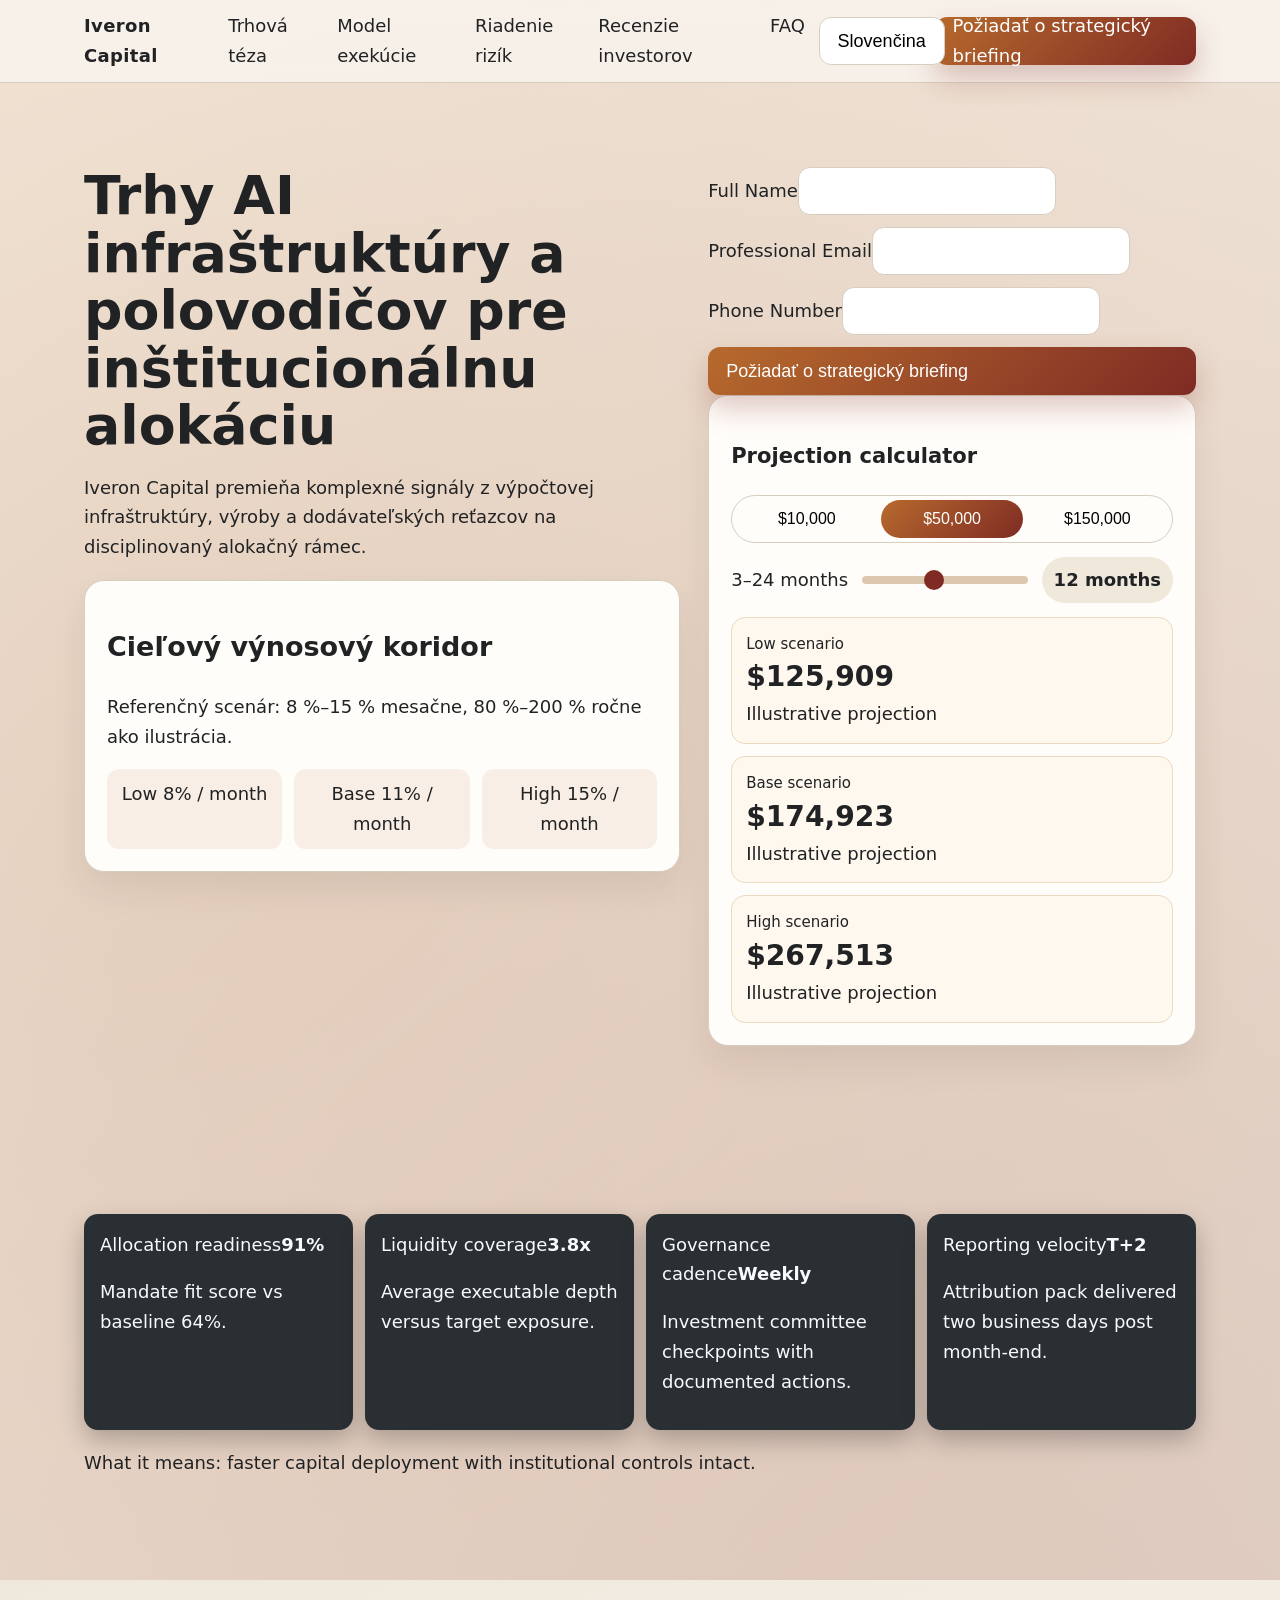
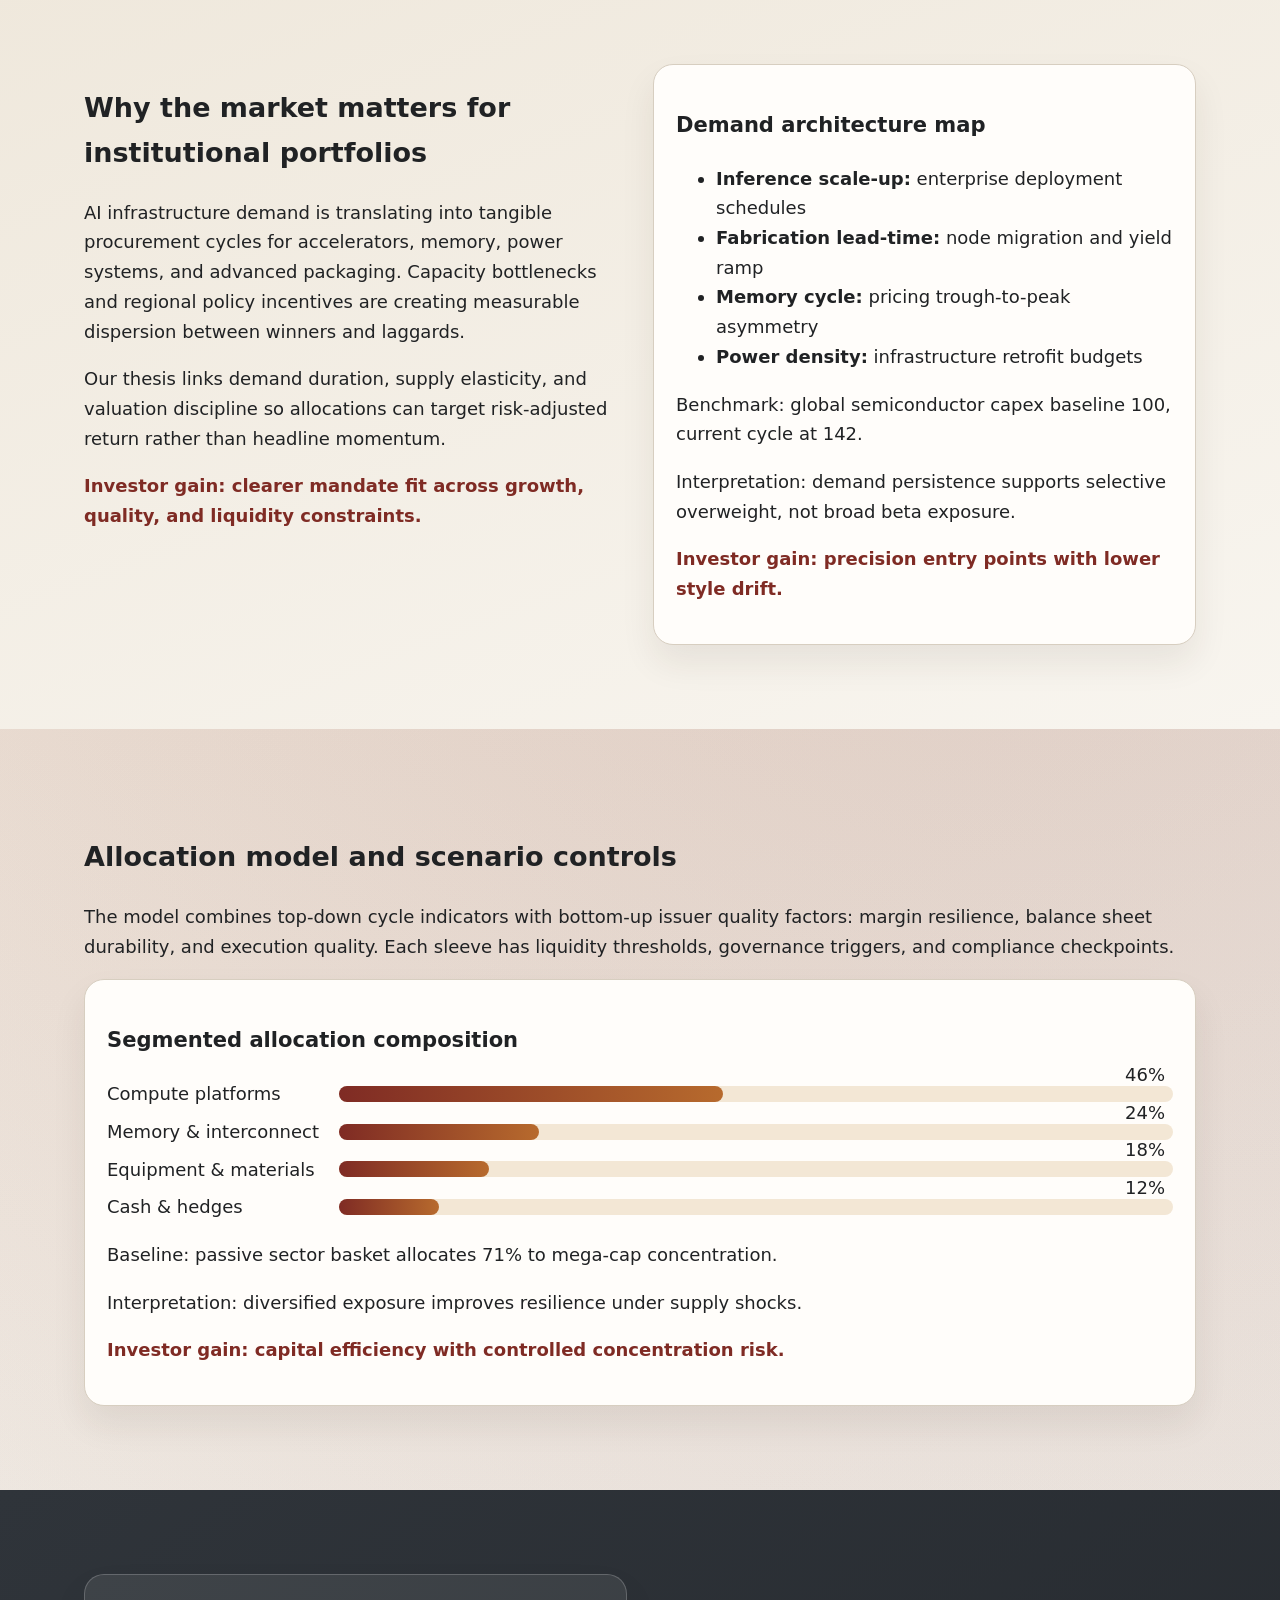
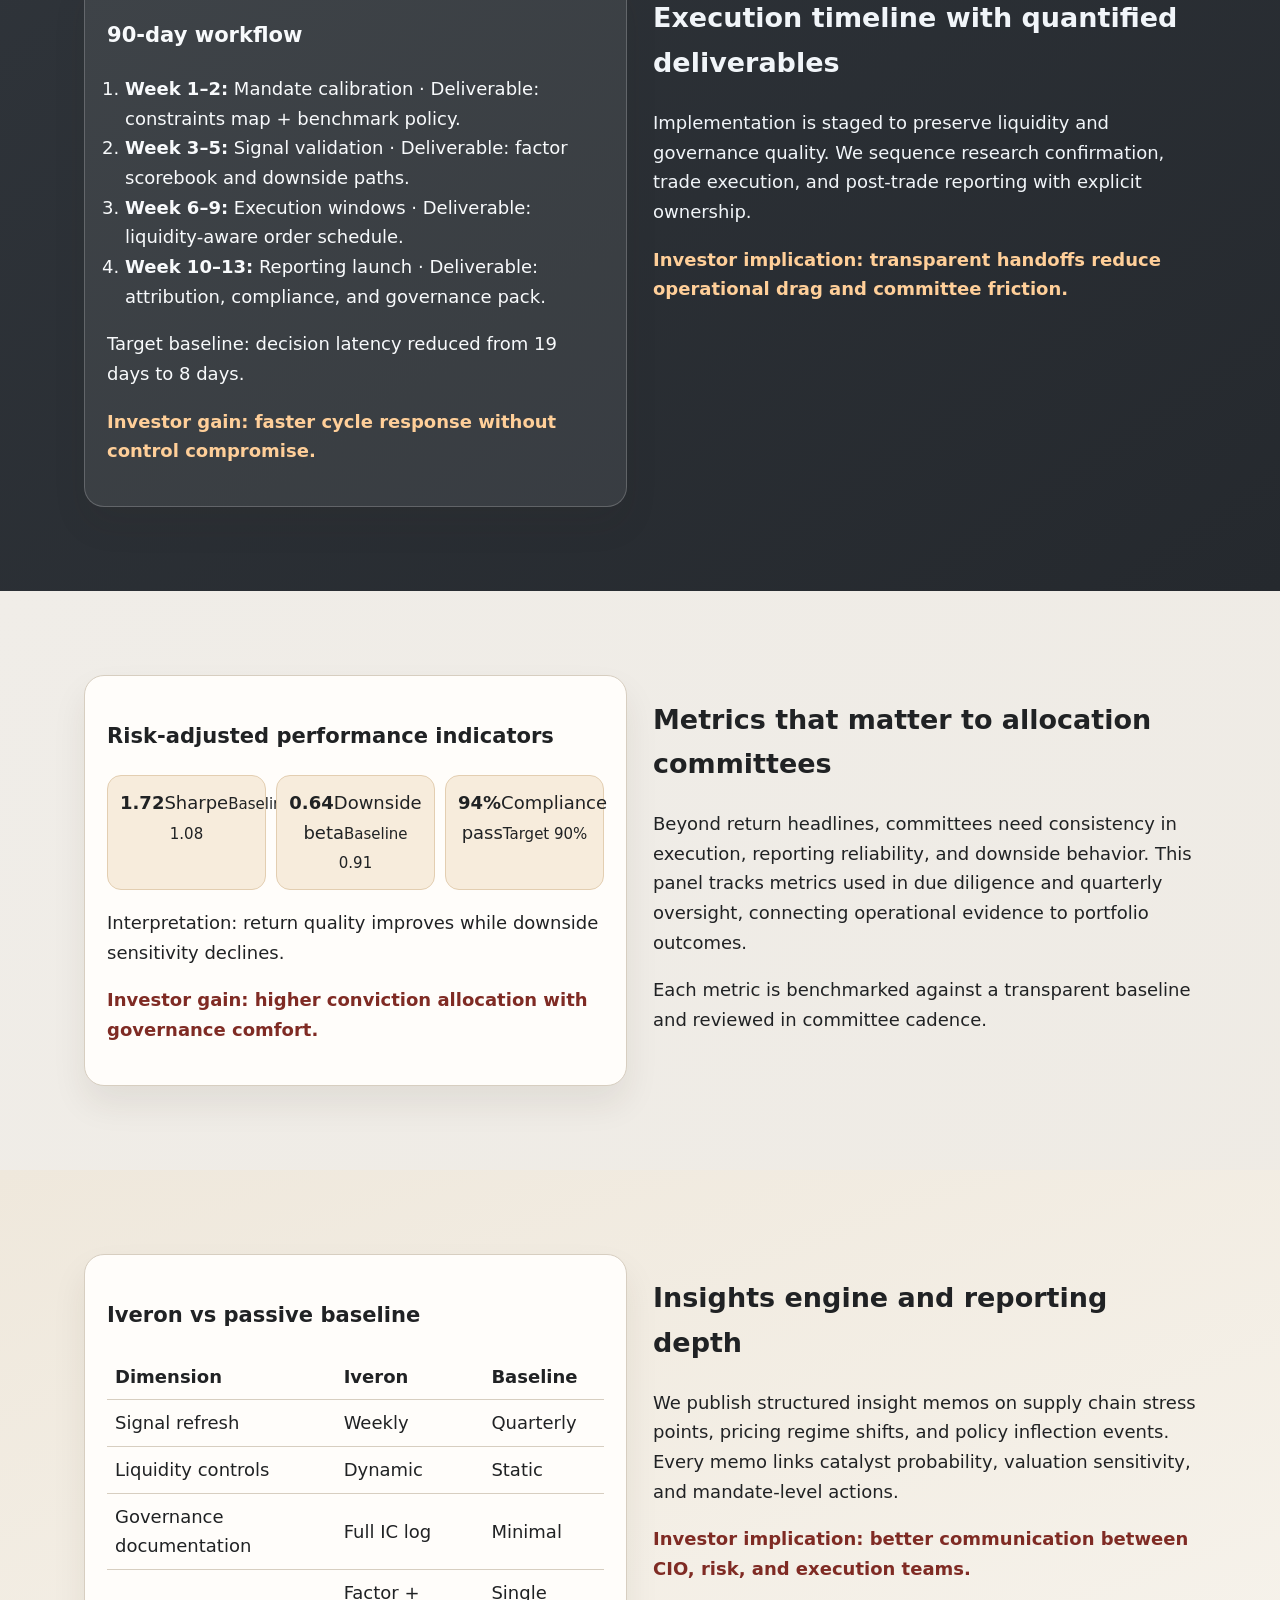
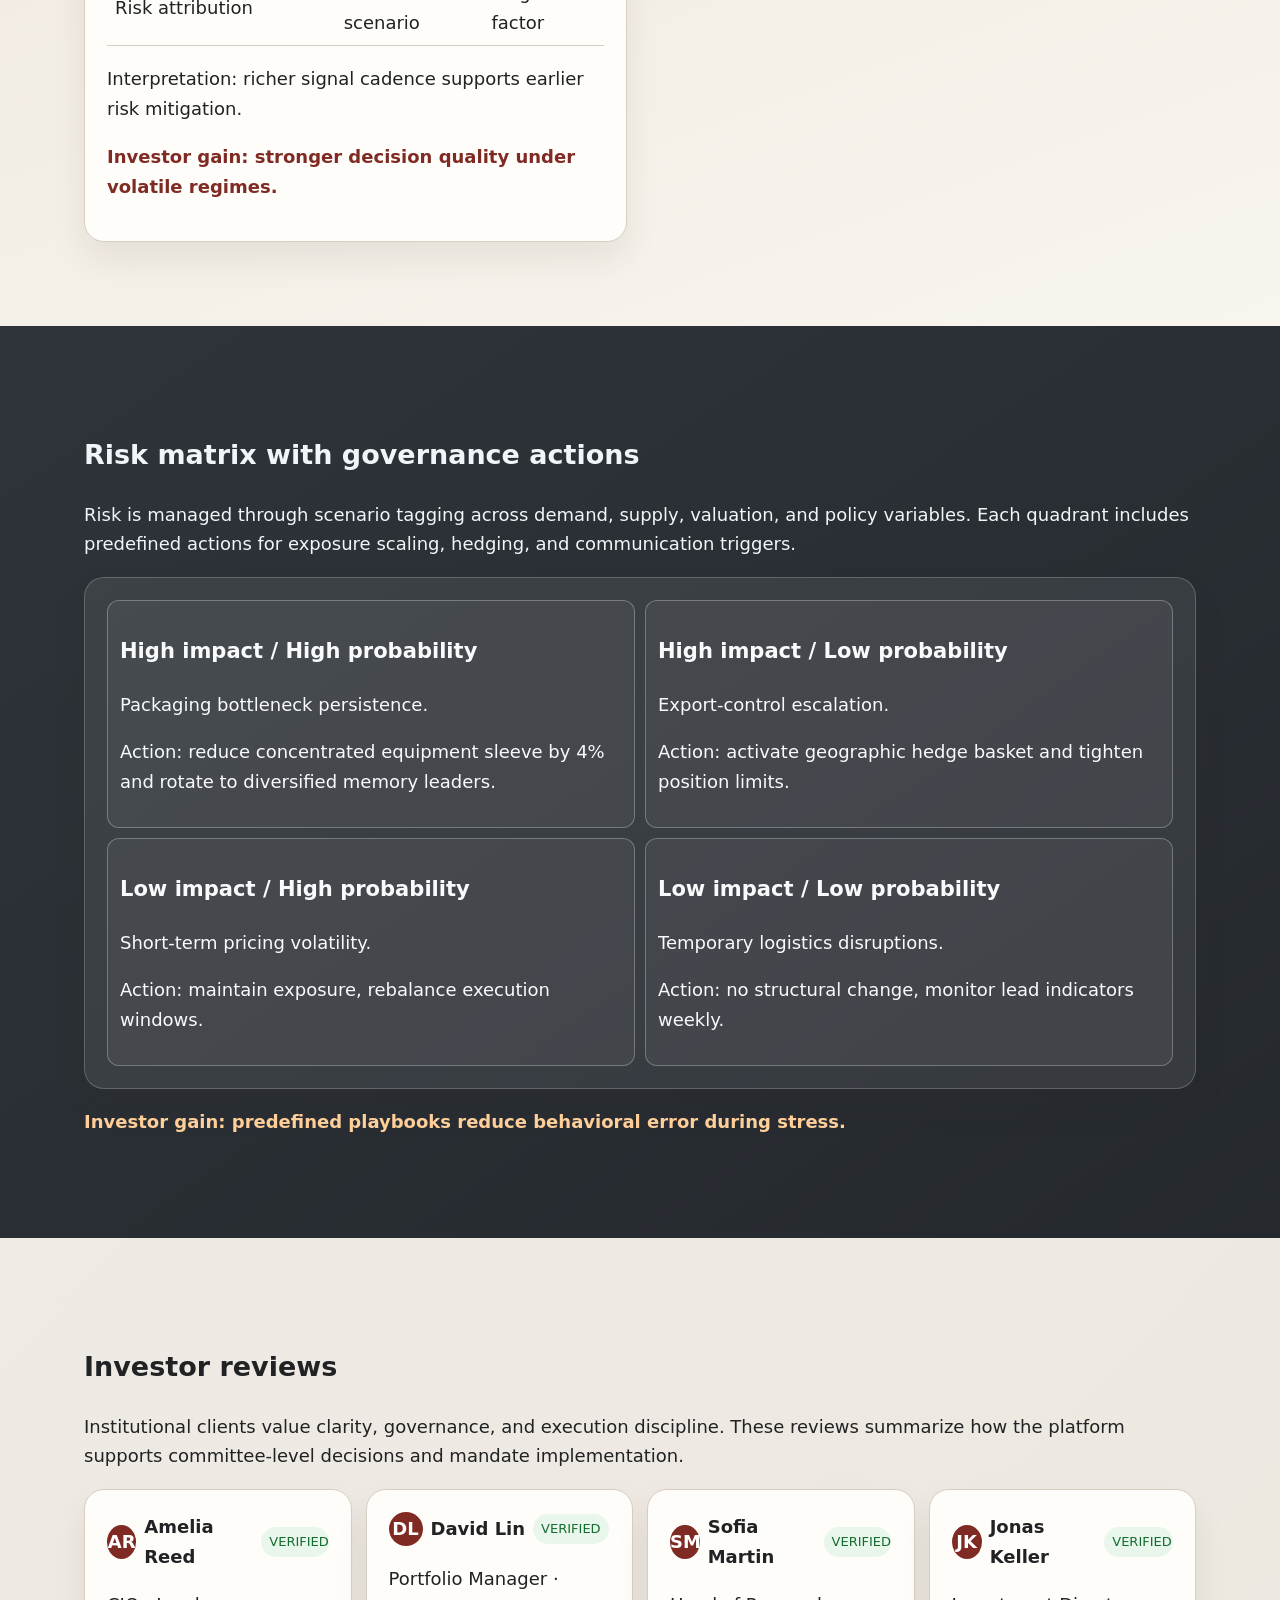
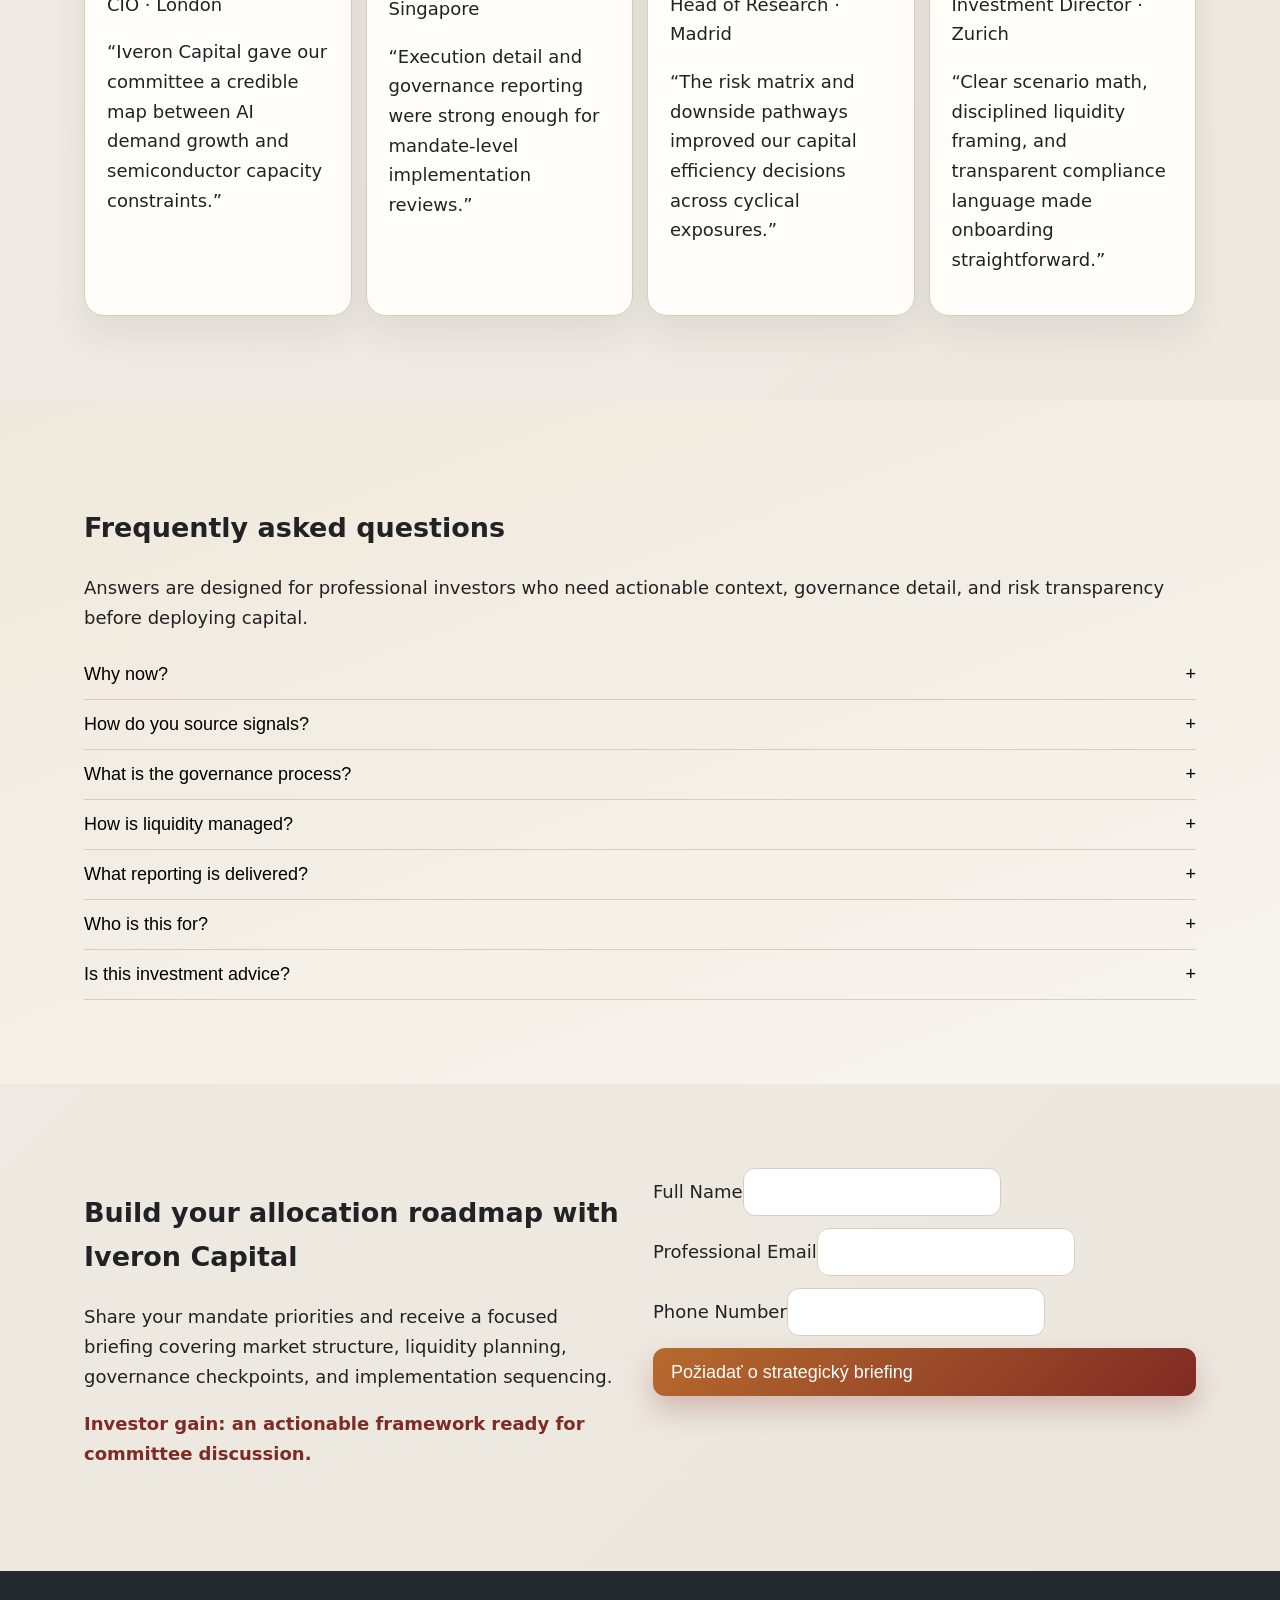
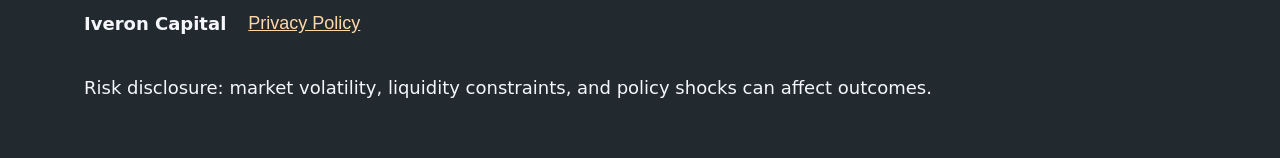
<file: sk/index.html>
<!doctype html><html lang='sk'><head><meta charset='UTF-8'><meta name='viewport' content='width=device-width,initial-scale=1'>
<title>Iveron Capital | Trhová inteligencia AI infraštruktúry a polovodičov</title><meta name='description' content='Inštitucionálne analýzy AI infraštruktúry a polovodičov pre kvalitné investičné rozhodnutia.'><link rel='canonical' href='https://iveroncapital.com/sk/index.html' />
<link rel='alternate' hreflang='en' href='https://iveroncapital.com/index.html' />
<link rel='alternate' hreflang='de' href='https://iveroncapital.com/de/index.html' />
<link rel='alternate' hreflang='fr' href='https://iveroncapital.com/fr/index.html' />
<link rel='alternate' hreflang='es' href='https://iveroncapital.com/es/index.html' />
<link rel='alternate' hreflang='it' href='https://iveroncapital.com/it/index.html' />
<link rel='alternate' hreflang='tr' href='https://iveroncapital.com/tr/index.html' />
<link rel='alternate' hreflang='pt' href='https://iveroncapital.com/pt/index.html' />
<link rel='alternate' hreflang='ja' href='https://iveroncapital.com/jp/index.html' />
<link rel='alternate' hreflang='sk' href='https://iveroncapital.com/sk/index.html' />
<link rel='alternate' hreflang='nl-BE' href='https://iveroncapital.com/be/index.html' />
<link rel='alternate' hreflang='x-default' href='https://iveroncapital.com/index.html' />
<meta property='og:title' content='Iveron Capital | Trhová inteligencia AI infraštruktúry a polovodičov'><meta property='og:description' content='Inštitucionálne analýzy AI infraštruktúry a polovodičov pre kvalitné investičné rozhodnutia.'><meta property='og:type' content='website'><meta property='og:url' content='https://iveroncapital.com/sk/index.html'>
<meta name='twitter:card' content='summary_large_image'><meta name='twitter:title' content='Iveron Capital | Trhová inteligencia AI infraštruktúry a polovodičov'><meta name='twitter:description' content='Inštitucionálne analýzy AI infraštruktúry a polovodičov pre kvalitné investičné rozhodnutia.'>
<link rel='stylesheet' href='../assets/style.css'></head><body>
<header class='site-header'><div class='container header-row'><div class='brand'>Iveron Capital</div>
<nav class='desktop-nav'><a href='#market'>Trhová téza</a><a href='#model'>Model exekúcie</a><a href='#risk'>Riadenie rizík</a><a href='#reviews'>Recenzie investorov</a><a href='#faq'>FAQ</a></nav>
<div class='header-actions'><div class='lang-wrap'><button class='lang-active' aria-haspopup='true' aria-expanded='false'>Slovenčina</button><div class='lang-menu'><a href='../index.html'><svg viewBox="0 0 60 40" aria-hidden="true"><rect width="60" height="40" fill="#012169"/><path d="M0 0 L60 40 M60 0 L0 40" stroke="#fff" stroke-width="8"/><path d="M0 0 L60 40 M60 0 L0 40" stroke="#c8102e" stroke-width="4"/><rect x="24" width="12" height="40" fill="#fff"/><rect y="14" width="60" height="12" fill="#fff"/><rect x="26" width="8" height="40" fill="#c8102e"/><rect y="16" width="60" height="8" fill="#c8102e"/></svg><span>English</span></a><a href='../de/index.html'><svg viewBox="0 0 60 40"><rect width="60" height="13.33" fill="#000"/><rect y="13.33" width="60" height="13.33" fill="#dd0000"/><rect y="26.66" width="60" height="13.34" fill="#ffce00"/></svg><span>Deutsch</span></a><a href='../fr/index.html'><svg viewBox="0 0 60 40"><rect width="20" height="40" fill="#0055a4"/><rect x="20" width="20" height="40" fill="#fff"/><rect x="40" width="20" height="40" fill="#ef4135"/></svg><span>Français</span></a><a href='../es/index.html'><svg viewBox="0 0 60 40"><rect width="60" height="10" fill="#aa151b"/><rect y="10" width="60" height="20" fill="#f1bf00"/><rect y="30" width="60" height="10" fill="#aa151b"/></svg><span>Español</span></a><a href='../it/index.html'><svg viewBox="0 0 60 40"><rect width="20" height="40" fill="#009246"/><rect x="20" width="20" height="40" fill="#fff"/><rect x="40" width="20" height="40" fill="#ce2b37"/></svg><span>Italiano</span></a><a href='../tr/index.html'><svg viewBox="0 0 60 40"><rect width="60" height="40" fill="#e30a17"/><circle cx="24" cy="20" r="9" fill="#fff"/><circle cx="27" cy="20" r="7" fill="#e30a17"/><polygon points="33,20 39,17 39,23" fill="#fff"/></svg><span>Türkçe</span></a><a href='../pt/index.html'><svg viewBox="0 0 60 40"><rect width="24" height="40" fill="#006600"/><rect x="24" width="36" height="40" fill="#ff0000"/><circle cx="28" cy="20" r="6" fill="#ffcc00"/></svg><span>Português</span></a><a href='../jp/index.html'><svg viewBox="0 0 60 40"><rect width="60" height="40" fill="#fff"/><circle cx="30" cy="20" r="10" fill="#bc002d"/></svg><span>日本語</span></a><a href='../sk/index.html'><svg viewBox="0 0 60 40"><rect width="60" height="13.33" fill="#fff"/><rect y="13.33" width="60" height="13.33" fill="#0b4ea2"/><rect y="26.66" width="60" height="13.34" fill="#ee1c25"/></svg><span>Slovenčina</span></a><a href='../be/index.html'><svg viewBox="0 0 60 40"><rect width="20" height="40" fill="#000"/><rect x="20" width="20" height="40" fill="#ffd90c"/><rect x="40" width="20" height="40" fill="#ef3340"/></svg><span>Belgium</span></a></div></div><a href='#final-cta' class='btn primary'>Požiadať o strategický briefing</a><button class='burger' aria-label='Open menu' aria-expanded='false'>☰</button></div></div>
<div class='mobile-drawer' aria-hidden='true'><div class='drawer-panel'><button class='drawer-close' aria-label='Close menu'>✕</button><nav>
<a href="../index.html">English</a>
<a href="../de/index.html">Deutsch</a>
<a href="../fr/index.html">Français</a>
<a href="../es/index.html">Español</a>
<a href="../it/index.html">Italiano</a>
<a href="../tr/index.html">Türkçe</a>
<a href="../pt/index.html">Português</a>
<a href="../jp/index.html">日本語</a>
<a href="../sk/index.html">Slovenčina</a>
<a href="../be/index.html">Belgium</a>
<a href='#market'>Trhová téza</a><a href='#model'>Model exekúcie</a><a href='#risk'>Riadenie rizík</a><a href='#reviews'>Recenzie investorov</a><a href='#faq'>FAQ</a><a class='btn primary' href='#final-cta'>Požiadať o strategický briefing</a></nav></div></div></header>
<main>
<section class='hero section'><div class='container hero-grid'><div><h1>Trhy AI infraštruktúry a polovodičov pre inštitucionálnu alokáciu</h1><p>Iveron Capital premieňa komplexné signály z výpočtovej infraštruktúry, výroby a dodávateľských reťazcov na disciplinovaný alokačný rámec.</p><article class='corridor card'><h2>Cieľový výnosový koridor</h2><p>Referenčný scenár: 8 %–15 % mesačne, 80 %–200 % ročne ako ilustrácia.</p><div class='corridor-values'><span>Low 8% / month</span><span>Base 11% / month</span><span>High 15% / month</span></div></article></div>
<div><form class='lead-form'><label>Full Name<input type='text' required></label><label>Professional Email<input type='email' required></label><label>Phone Number<input type='tel' required></label><button type='submit' class='btn primary'>Požiadať o strategický briefing</button></form>
<section class='calculator card' aria-label='Projection calculator'><h3>Projection calculator</h3><div class='amount-segment' role='tablist'><button data-amount='10000'>$10,000</button><button class='active' data-amount='50000'>$50,000</button><button data-amount='150000'>$150,000</button></div><div class='month-row'><label>3–24 months</label><input type='range' min='3' max='24' value='12' id='months'><span class='pill'><b id='monthsValue'>12 months</b></span></div><div class='result-grid'><article><small>Low scenario</small><strong class='proj' data-rate='0.08'>$125,927</strong><span>Illustrative projection</span></article><article><small>Base scenario</small><strong class='proj' data-rate='0.11'>$174,416</strong><span>Illustrative projection</span></article><article><small>High scenario</small><strong class='proj' data-rate='0.15'>$267,067</strong><span>Illustrative projection</span></article></div></section></div></div></section>

<section class='kpi-strip section' id='kpi'><div class='container'><div class='kpi-grid reveal'><article><span>Allocation readiness</span><strong>91%</strong><p>Mandate fit score vs baseline 64%.</p></article><article><span>Liquidity coverage</span><strong>3.8x</strong><p>Average executable depth versus target exposure.</p></article><article><span>Governance cadence</span><strong>Weekly</strong><p>Investment committee checkpoints with documented actions.</p></article><article><span>Reporting velocity</span><strong>T+2</strong><p>Attribution pack delivered two business days post month-end.</p></article></div><p class='section-note'>What it means: faster capital deployment with institutional controls intact.</p></div></section>
<section class='section alt' id='market'><div class='container split'><div><h2>Why the market matters for institutional portfolios</h2><p>AI infrastructure demand is translating into tangible procurement cycles for accelerators, memory, power systems, and advanced packaging. Capacity bottlenecks and regional policy incentives are creating measurable dispersion between winners and laggards.</p><p>Our thesis links demand duration, supply elasticity, and valuation discipline so allocations can target risk-adjusted return rather than headline momentum.</p><p class='gain'>Investor gain: clearer mandate fit across growth, quality, and liquidity constraints.</p></div><div class='visual card'><h3>Demand architecture map</h3><ul><li><b>Inference scale-up:</b> enterprise deployment schedules</li><li><b>Fabrication lead-time:</b> node migration and yield ramp</li><li><b>Memory cycle:</b> pricing trough-to-peak asymmetry</li><li><b>Power density:</b> infrastructure retrofit budgets</li></ul><p>Benchmark: global semiconductor capex baseline 100, current cycle at 142.</p><p>Interpretation: demand persistence supports selective overweight, not broad beta exposure.</p><p class='gain'>Investor gain: precision entry points with lower style drift.</p></div></div></section>
<section class='section' id='model'><div class='container'><h2>Allocation model and scenario controls</h2><p>The model combines top-down cycle indicators with bottom-up issuer quality factors: margin resilience, balance sheet durability, and execution quality. Each sleeve has liquidity thresholds, governance triggers, and compliance checkpoints.</p><div class='alloc-bars card reveal'><h3>Segmented allocation composition</h3><div class='bar'><span>Compute platforms</span><div><i style='width:46%'></i><em>46%</em></div></div><div class='bar'><span>Memory & interconnect</span><div><i style='width:24%'></i><em>24%</em></div></div><div class='bar'><span>Equipment & materials</span><div><i style='width:18%'></i><em>18%</em></div></div><div class='bar'><span>Cash & hedges</span><div><i style='width:12%'></i><em>12%</em></div></div><p>Baseline: passive sector basket allocates 71% to mega-cap concentration.</p><p>Interpretation: diversified exposure improves resilience under supply shocks.</p><p class='gain'>Investor gain: capital efficiency with controlled concentration risk.</p></div></div></section>
<section class='section dark' id='process'><div class='container split reverse'><div><h2>Execution timeline with quantified deliverables</h2><p>Implementation is staged to preserve liquidity and governance quality. We sequence research confirmation, trade execution, and post-trade reporting with explicit ownership.</p><p class='gain'>Investor implication: transparent handoffs reduce operational drag and committee friction.</p></div><div class='timeline card'><h3>90-day workflow</h3><ol><li><b>Week 1–2:</b> Mandate calibration · Deliverable: constraints map + benchmark policy.</li><li><b>Week 3–5:</b> Signal validation · Deliverable: factor scorebook and downside paths.</li><li><b>Week 6–9:</b> Execution windows · Deliverable: liquidity-aware order schedule.</li><li><b>Week 10–13:</b> Reporting launch · Deliverable: attribution, compliance, and governance pack.</li></ol><p>Target baseline: decision latency reduced from 19 days to 8 days.</p><p class='gain'>Investor gain: faster cycle response without control compromise.</p></div></div></section>
<section class='section' id='metrics'><div class='container split'><div class='visual radial card'><h3>Risk-adjusted performance indicators</h3><div class='rings'><div><strong>1.72</strong><span>Sharpe</span><small>Baseline 1.08</small></div><div><strong>0.64</strong><span>Downside beta</span><small>Baseline 0.91</small></div><div><strong>94%</strong><span>Compliance pass</span><small>Target 90%</small></div></div><p>Interpretation: return quality improves while downside sensitivity declines.</p><p class='gain'>Investor gain: higher conviction allocation with governance comfort.</p></div><div><h2>Metrics that matter to allocation committees</h2><p>Beyond return headlines, committees need consistency in execution, reporting reliability, and downside behavior. This panel tracks metrics used in due diligence and quarterly oversight, connecting operational evidence to portfolio outcomes.</p><p>Each metric is benchmarked against a transparent baseline and reviewed in committee cadence.</p></div></div></section>
<section class='section alt' id='insights'><div class='container split reverse'><div><h2>Insights engine and reporting depth</h2><p>We publish structured insight memos on supply chain stress points, pricing regime shifts, and policy inflection events. Every memo links catalyst probability, valuation sensitivity, and mandate-level actions.</p><p class='gain'>Investor implication: better communication between CIO, risk, and execution teams.</p></div><div class='compare card'><h3>Iveron vs passive baseline</h3><table><thead><tr><th>Dimension</th><th>Iveron</th><th>Baseline</th></tr></thead><tbody><tr><td>Signal refresh</td><td>Weekly</td><td>Quarterly</td></tr><tr><td>Liquidity controls</td><td>Dynamic</td><td>Static</td></tr><tr><td>Governance documentation</td><td>Full IC log</td><td>Minimal</td></tr><tr><td>Risk attribution</td><td>Factor + scenario</td><td>Single factor</td></tr></tbody></table><p>Interpretation: richer signal cadence supports earlier risk mitigation.</p><p class='gain'>Investor gain: stronger decision quality under volatile regimes.</p></div></div></section>
<section class='section dark' id='risk'><div class='container'><h2>Risk matrix with governance actions</h2><p>Risk is managed through scenario tagging across demand, supply, valuation, and policy variables. Each quadrant includes predefined actions for exposure scaling, hedging, and communication triggers.</p><div class='risk-matrix card'><div><h3>High impact / High probability</h3><p>Packaging bottleneck persistence.</p><p>Action: reduce concentrated equipment sleeve by 4% and rotate to diversified memory leaders.</p></div><div><h3>High impact / Low probability</h3><p>Export-control escalation.</p><p>Action: activate geographic hedge basket and tighten position limits.</p></div><div><h3>Low impact / High probability</h3><p>Short-term pricing volatility.</p><p>Action: maintain exposure, rebalance execution windows.</p></div><div><h3>Low impact / Low probability</h3><p>Temporary logistics disruptions.</p><p>Action: no structural change, monitor lead indicators weekly.</p></div></div><p class='gain'>Investor gain: predefined playbooks reduce behavioral error during stress.</p></div></section>
<section class='section' id='reviews'><div class='container'><h2>Investor reviews</h2><p>Institutional clients value clarity, governance, and execution discipline. These reviews summarize how the platform supports committee-level decisions and mandate implementation.</p><div class='review-grid'><article class='review card'><div class='r-head'><span class='avatar'>AR</span><strong>Amelia Reed</strong><em>VERIFIED</em></div><p class='r-meta'>CIO · London</p><p>“Iveron Capital gave our committee a credible map between AI demand growth and semiconductor capacity constraints.”</p></article><article class='review card'><div class='r-head'><span class='avatar'>DL</span><strong>David Lin</strong><em>VERIFIED</em></div><p class='r-meta'>Portfolio Manager · Singapore</p><p>“Execution detail and governance reporting were strong enough for mandate-level implementation reviews.”</p></article><article class='review card'><div class='r-head'><span class='avatar'>SM</span><strong>Sofia Martin</strong><em>VERIFIED</em></div><p class='r-meta'>Head of Research · Madrid</p><p>“The risk matrix and downside pathways improved our capital efficiency decisions across cyclical exposures.”</p></article><article class='review card'><div class='r-head'><span class='avatar'>JK</span><strong>Jonas Keller</strong><em>VERIFIED</em></div><p class='r-meta'>Investment Director · Zurich</p><p>“Clear scenario math, disciplined liquidity framing, and transparent compliance language made onboarding straightforward.”</p></article></div></div></section>
<section class='section alt' id='faq'><div class='container'><h2>Frequently asked questions</h2><p>Answers are designed for professional investors who need actionable context, governance detail, and risk transparency before deploying capital.</p><div class='faq-list'><article class='faq-item'><button aria-expanded='false'><span>Why now?</span><span>+</span></button><div><p>Model availability is moving from labs to enterprise procurement cycles, while supply remains constrained.</p></div></article><article class='faq-item'><button aria-expanded='false'><span>How do you source signals?</span><span>+</span></button><div><p>We integrate fab utilization data, cloud capex guidance, memory pricing curves, and channel checks.</p></div></article><article class='faq-item'><button aria-expanded='false'><span>What is the governance process?</span><span>+</span></button><div><p>Weekly investment committee reviews, mandate-level limits, and scenario stress testing.</p></div></article><article class='faq-item'><button aria-expanded='false'><span>How is liquidity managed?</span><span>+</span></button><div><p>Position sizing maps to average daily volume and catalyst windows to preserve execution quality.</p></div></article><article class='faq-item'><button aria-expanded='false'><span>What reporting is delivered?</span><span>+</span></button><div><p>Monthly attribution, factor decomposition, and compliance documentation for LP committees.</p></div></article><article class='faq-item'><button aria-expanded='false'><span>Who is this for?</span><span>+</span></button><div><p>Family offices, multi-managers, and institutional investors requiring disciplined risk-adjusted return frameworks.</p></div></article><article class='faq-item'><button aria-expanded='false'><span>Is this investment advice?</span><span>+</span></button><div><p>No. Content is educational and illustrative; all decisions remain the investor’s responsibility.</p></div></article></div></div></section>
<section class='section final' id='final-cta'><div class='container split'><div><h2>Build your allocation roadmap with Iveron Capital</h2><p>Share your mandate priorities and receive a focused briefing covering market structure, liquidity planning, governance checkpoints, and implementation sequencing.</p><p class='gain'>Investor gain: an actionable framework ready for committee discussion.</p></div><form class='lead-form'><label>Full Name<input type='text' name='name' required></label><label>Professional Email<input type='email' name='email' required></label><label>Phone Number<input type='tel' name='phone' required></label><button type='submit' class='btn primary'>Požiadať o strategický briefing</button></form></div></section>

</main>
<footer class='site-footer'><div class='container'><strong>Iveron Capital</strong><button class='privacy-open'>Privacy Policy</button><p>Risk disclosure: market volatility, liquidity constraints, and policy shocks can affect outcomes.</p></div></footer>
<div class='modal' aria-hidden='true'><div class='modal-box'><button class='modal-x' aria-label='Close'>✕</button><h2>Privacy Policy</h2><div class='modal-scroll'><h3>Introduction</h3><p>We process personal data for investor communication and service quality assurance.</p><h3>Data collection</h3><p>Name, professional email, and phone number submitted through forms.</p><h3>Legal basis</h3><p>Legitimate interest and pre-contractual communication.</p><h3>Cookies</h3><p>Essential cookies for session stability and analytics preferences.</p><h3>Retention</h3><p>Data is retained according to regulatory and operational policies.</p><h3>Third-party sharing</h3><p>Trusted processors support hosting, security, and communication services.</p><h3>Security</h3><p>Encryption, access controls, and monitoring protect data integrity.</p><h3>User rights</h3><p>Users may request access, correction, deletion, or processing limits.</p><h3>International transfers</h3><p>Transfers use contractual safeguards and jurisdictional controls.</p><h3>Industry risk disclosure</h3><p>AI and semiconductor markets are cyclical and policy-sensitive.</p><h3>Contact</h3><p>privacy@iveroncapital.com</p></div><div class='modal-footer'><button class='modal-close btn'>Close</button></div></div></div>
<script type='application/ld+json'>{"@context":"https://schema.org","@graph":[{"@type":"Organization","name":"Iveron Capital","url":"https://iveroncapital.com"},{"@type":"WebSite","name":"Iveron Capital","url":"https://iveroncapital.com"},{"@type":"FAQPage","mainEntity":[{"@type":"Question","name":"Why now?","acceptedAnswer":{"@type":"Answer","text":"Demand and supply dynamics create allocation dispersion."}}]},{"@type":"Review","reviewBody":"Clear institutional framing for allocation decisions.","author":{"@type":"Person","name":"Amelia Reed"},"itemReviewed":{"@type":"Organization","name":"Iveron Capital"}}]}</script>
<script defer src='../assets/app.js'></script></body></html>
</file>
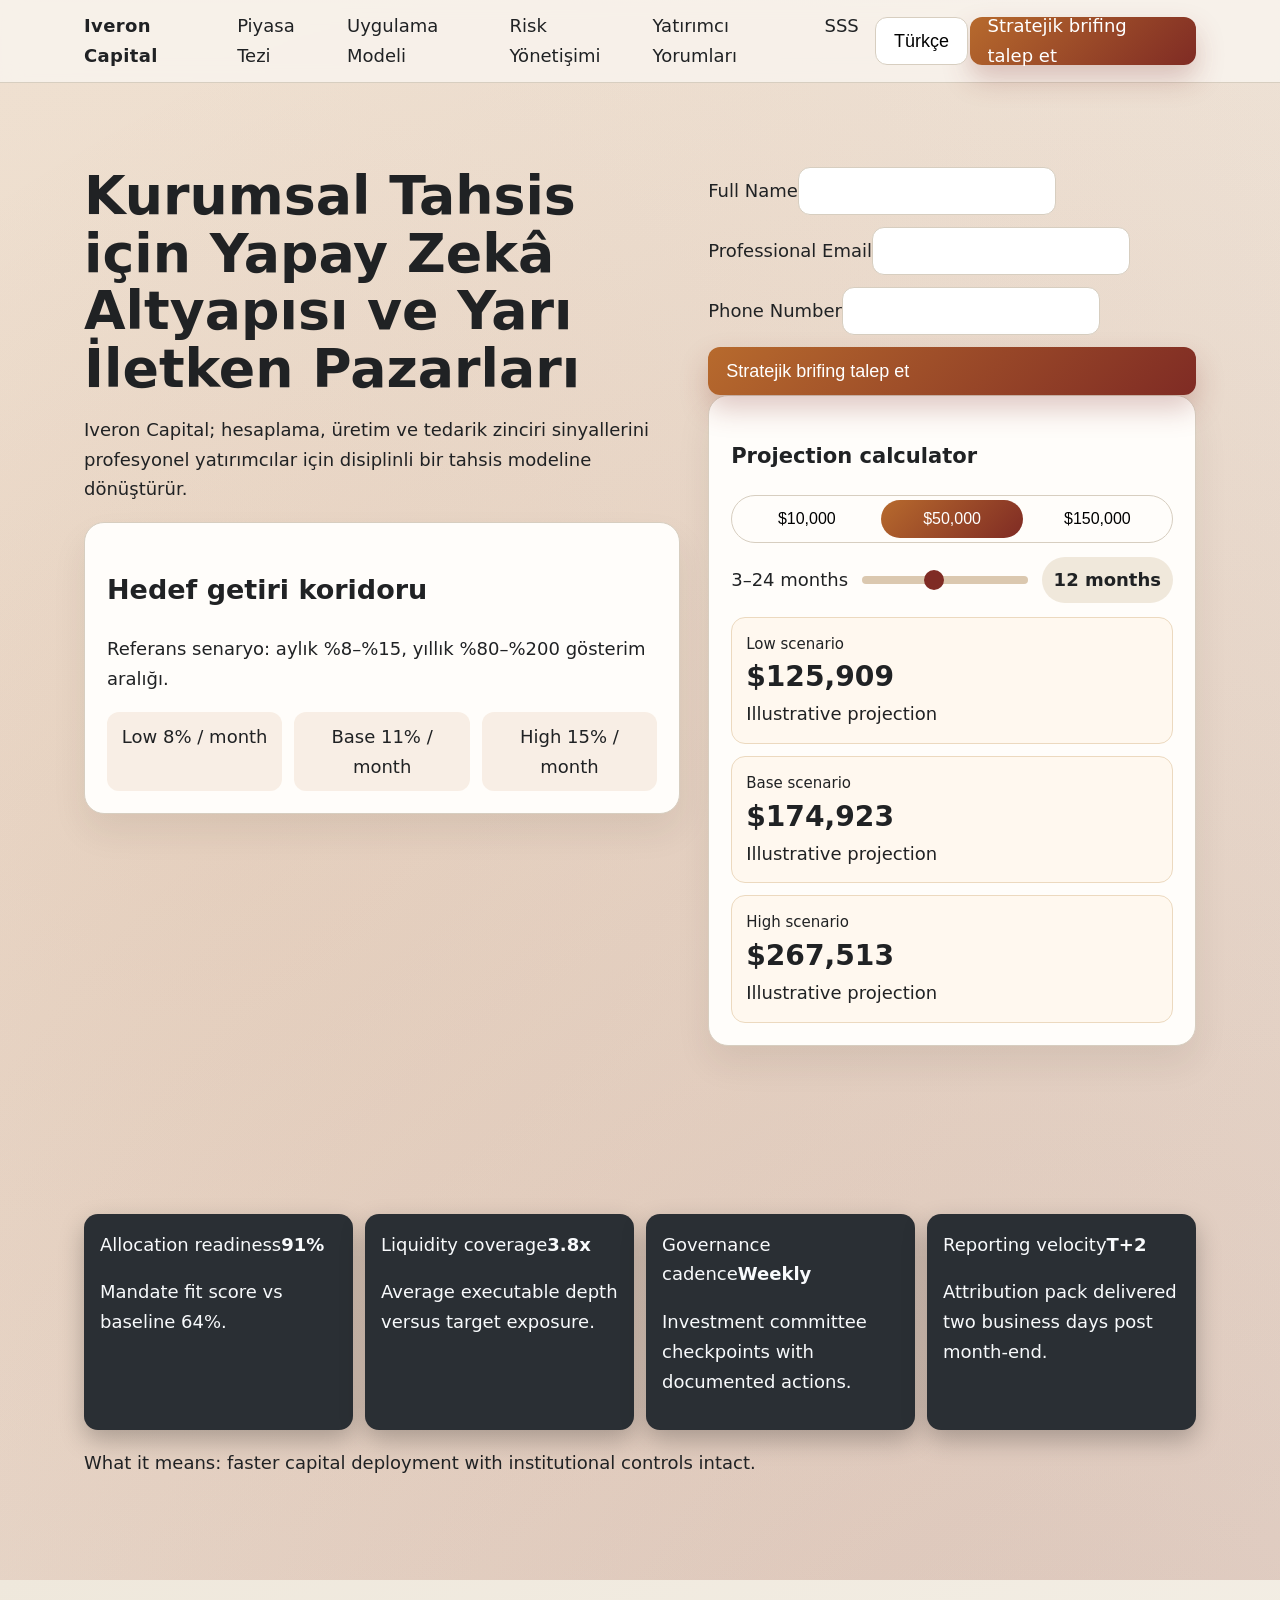
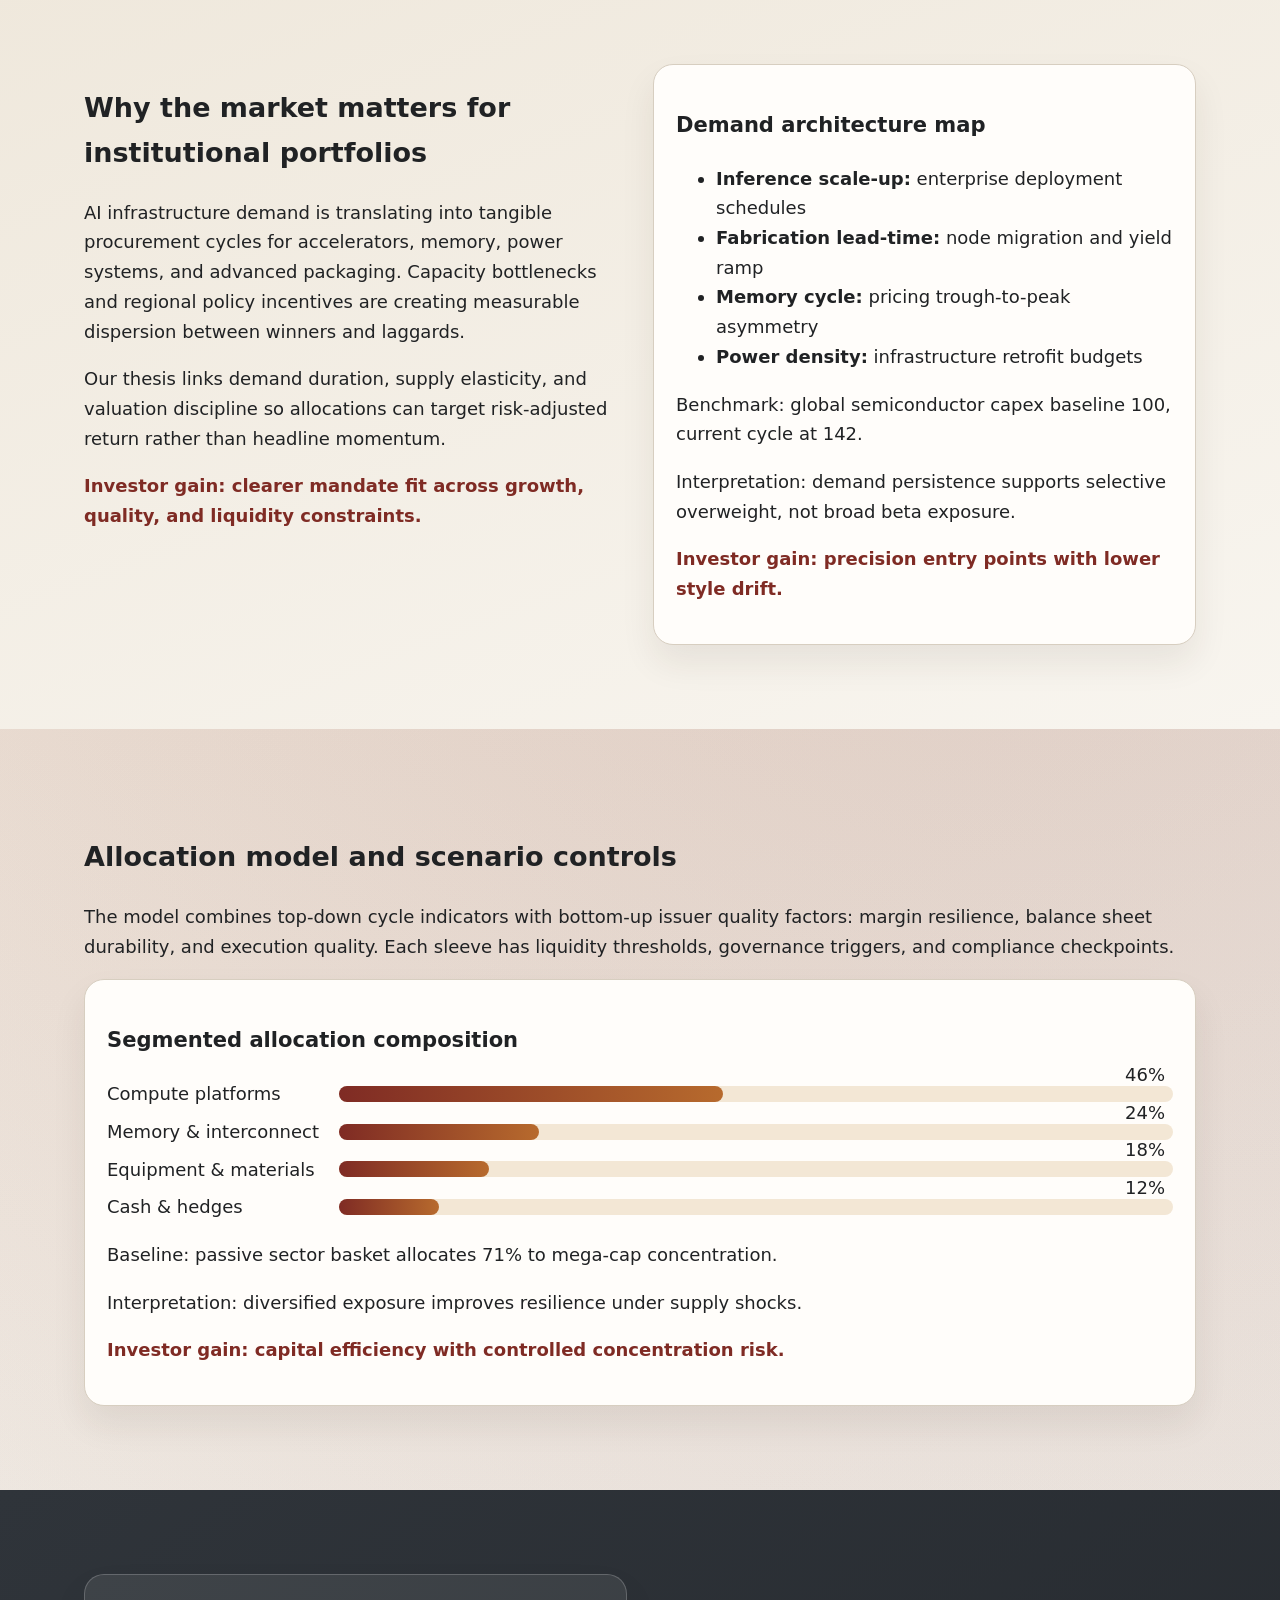
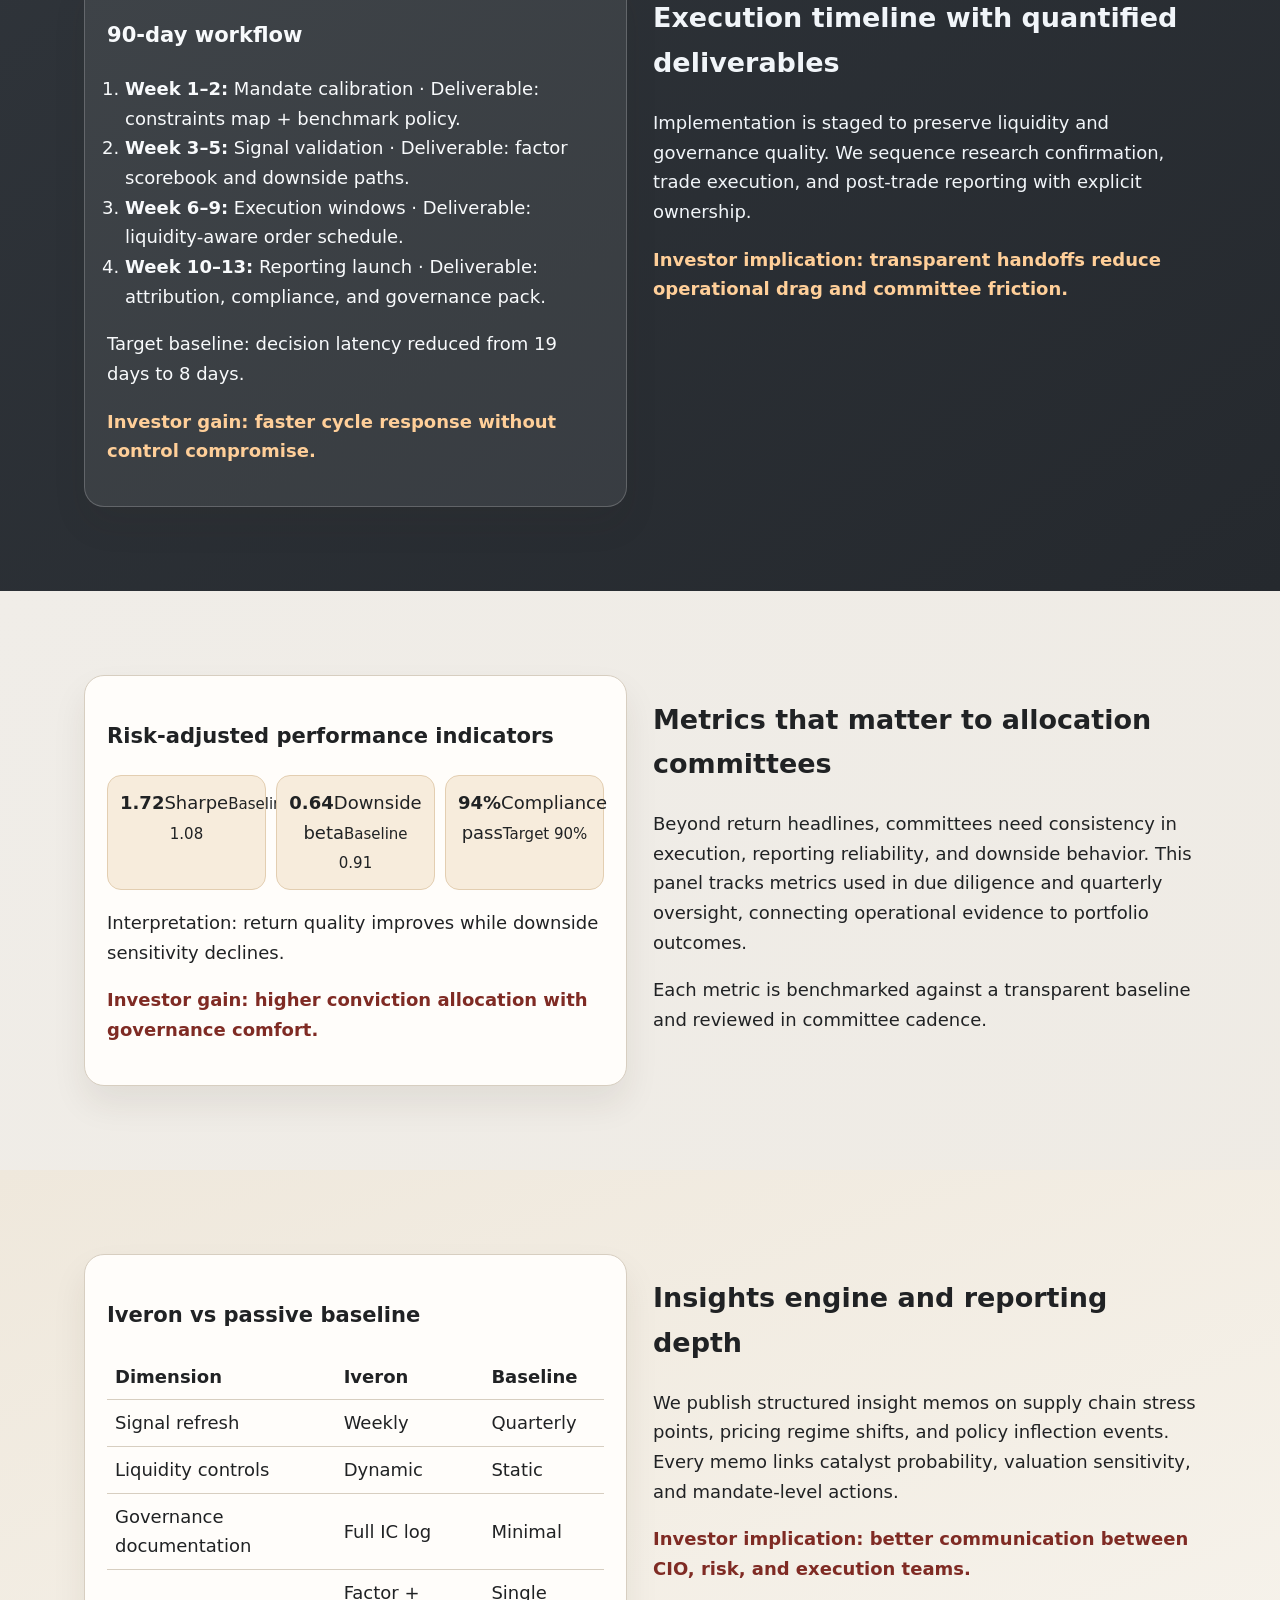
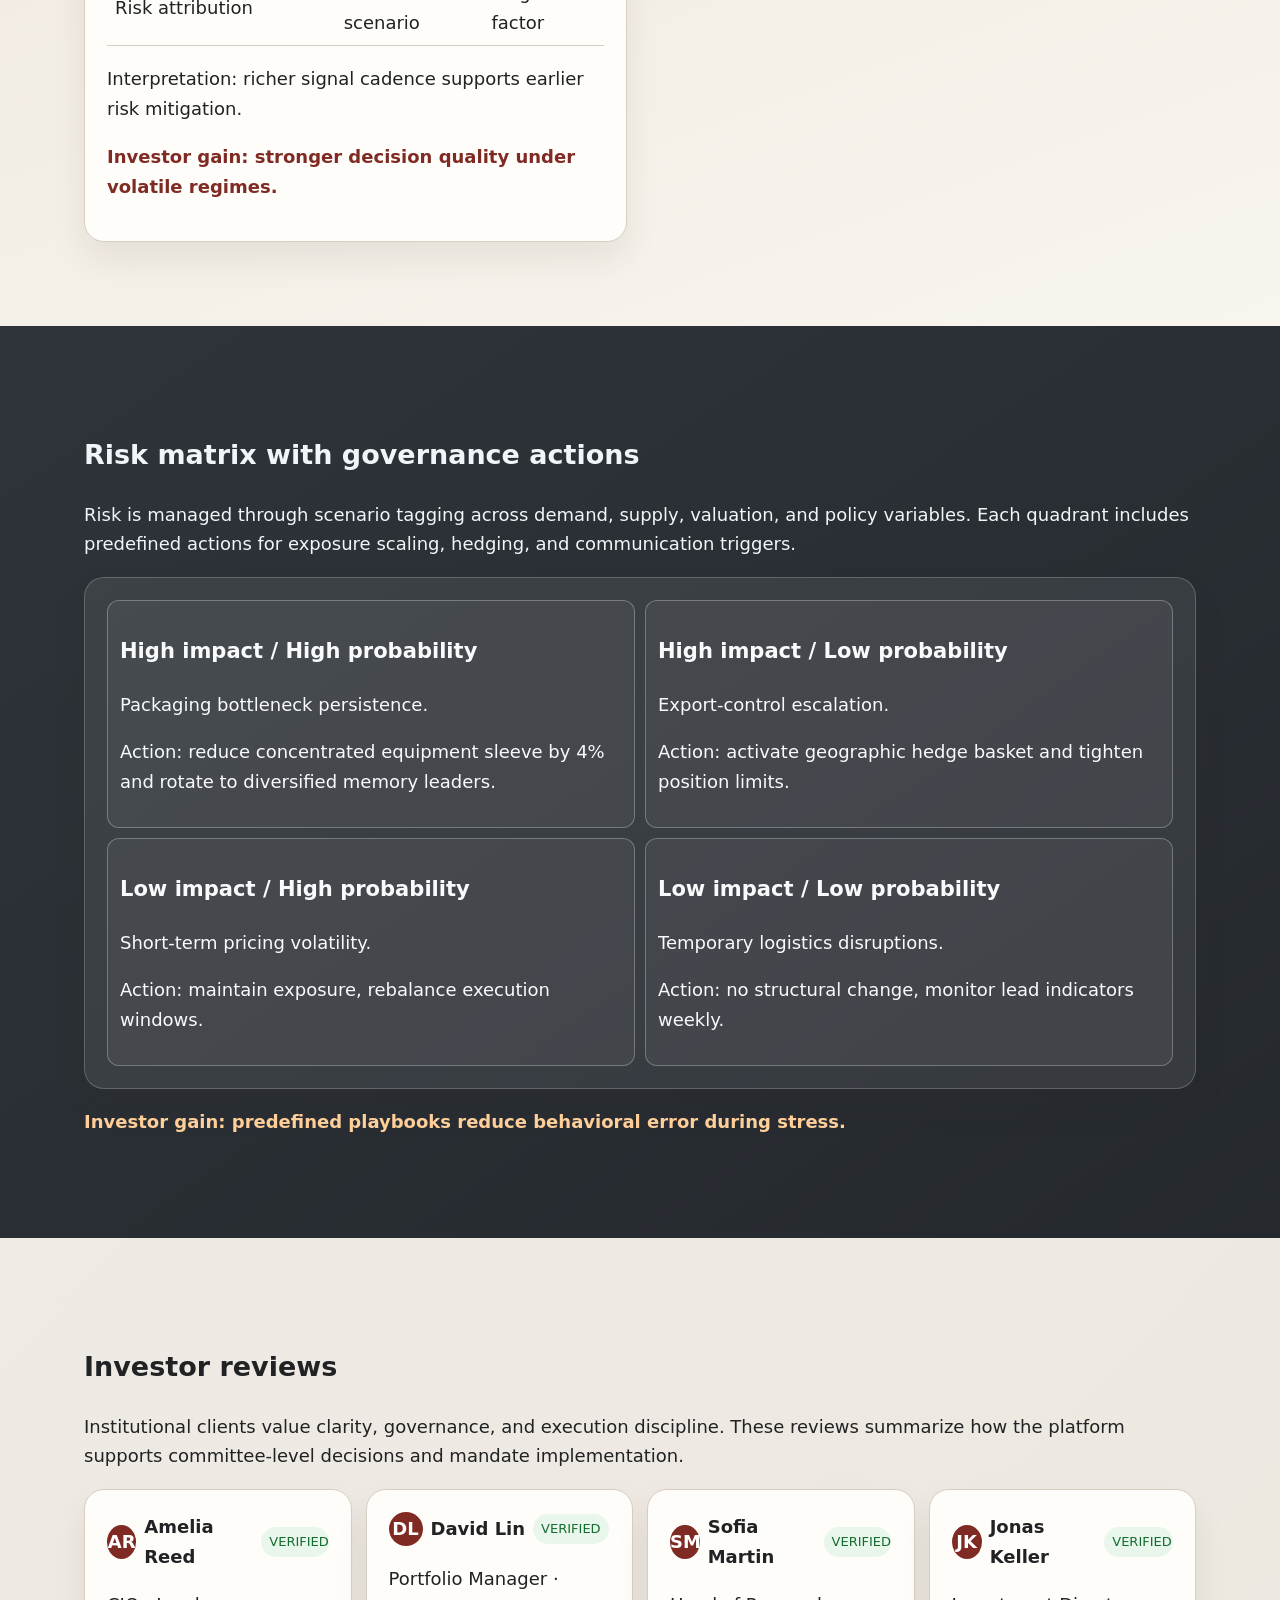
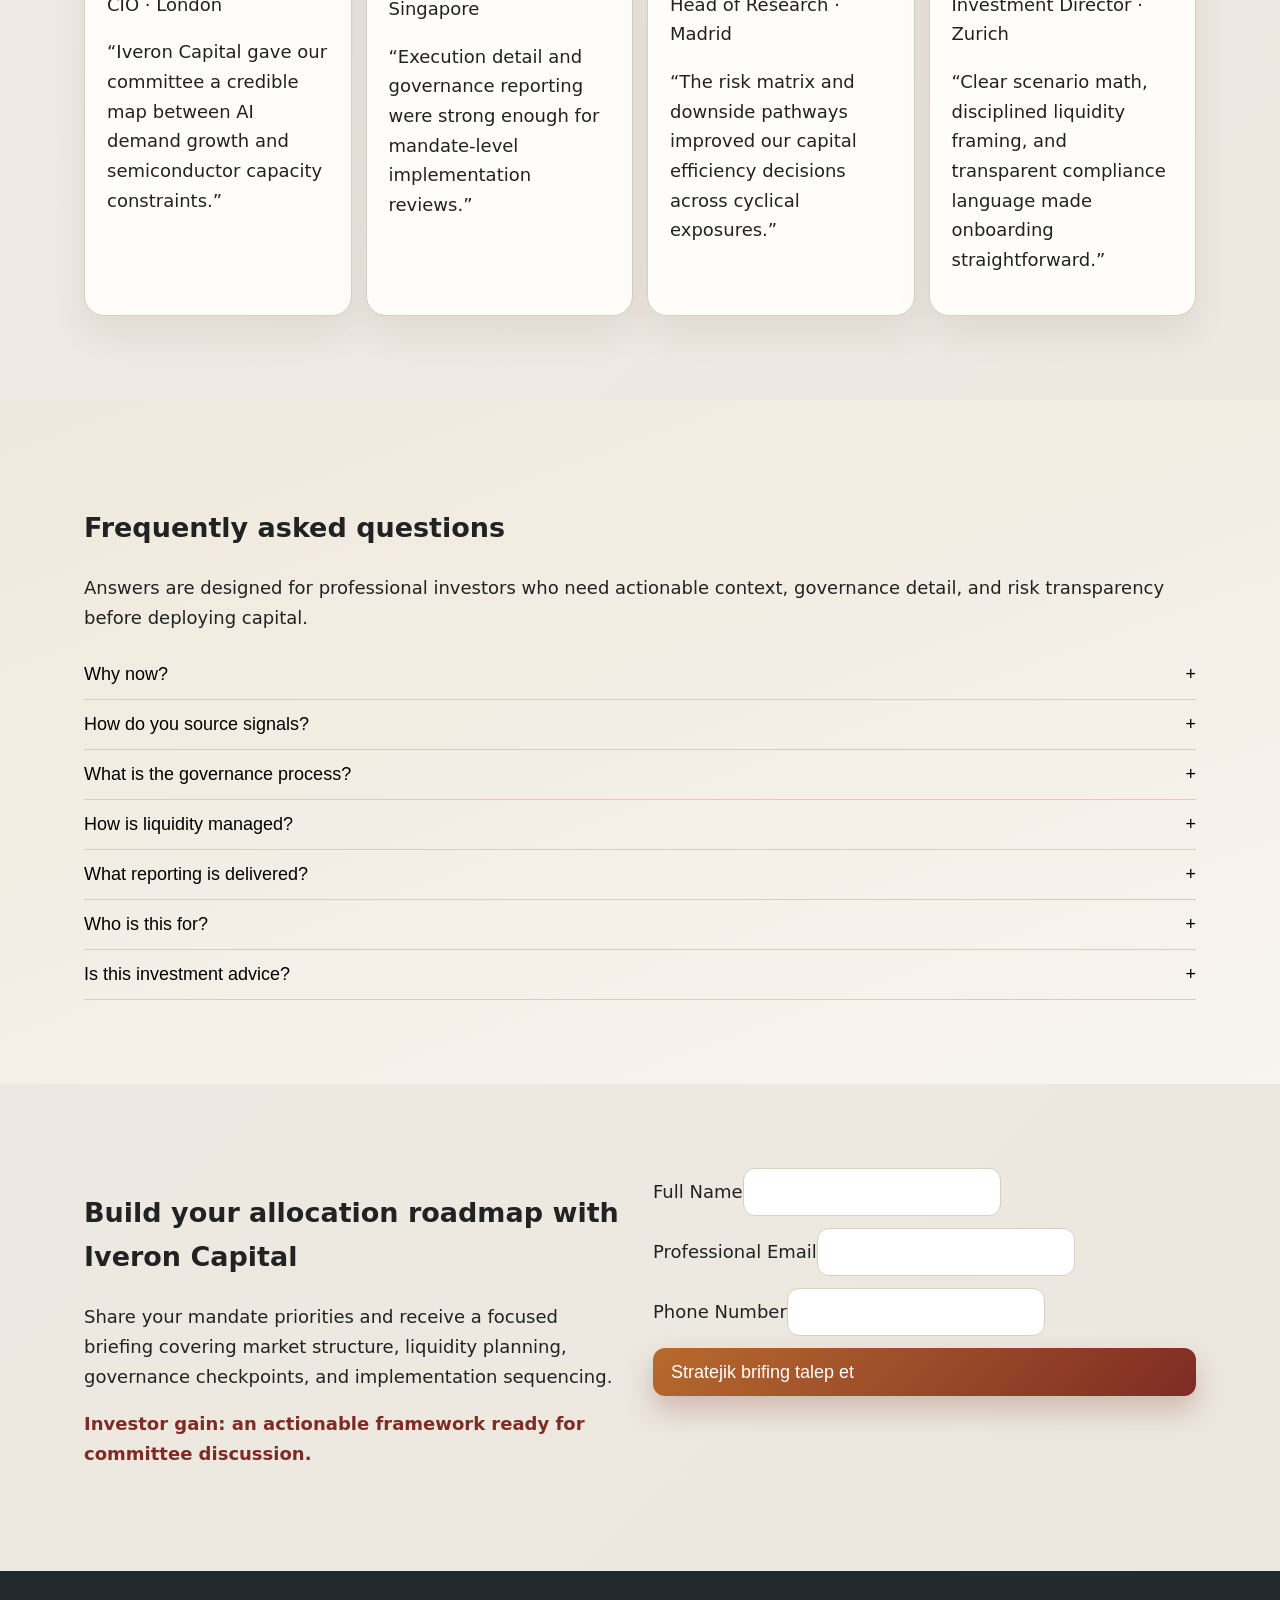
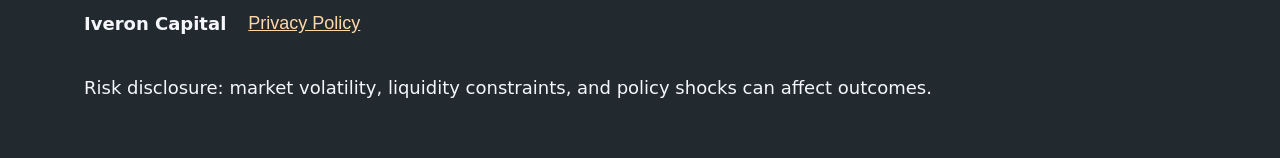
<file: tr/index.html>
<!doctype html><html lang='tr'><head><meta charset='UTF-8'><meta name='viewport' content='width=device-width,initial-scale=1'>
<title>Iveron Capital | Yapay Zekâ Altyapısı ve Yarı İletken Pazar Analizi</title><meta name='description' content='Yüksek kaliteli tahsis kararları için kurumsal düzeyde AI altyapısı ve yarı iletken içgörüleri.'><link rel='canonical' href='https://iveroncapital.com/tr/index.html' />
<link rel='alternate' hreflang='en' href='https://iveroncapital.com/index.html' />
<link rel='alternate' hreflang='de' href='https://iveroncapital.com/de/index.html' />
<link rel='alternate' hreflang='fr' href='https://iveroncapital.com/fr/index.html' />
<link rel='alternate' hreflang='es' href='https://iveroncapital.com/es/index.html' />
<link rel='alternate' hreflang='it' href='https://iveroncapital.com/it/index.html' />
<link rel='alternate' hreflang='tr' href='https://iveroncapital.com/tr/index.html' />
<link rel='alternate' hreflang='pt' href='https://iveroncapital.com/pt/index.html' />
<link rel='alternate' hreflang='ja' href='https://iveroncapital.com/jp/index.html' />
<link rel='alternate' hreflang='sk' href='https://iveroncapital.com/sk/index.html' />
<link rel='alternate' hreflang='nl-BE' href='https://iveroncapital.com/be/index.html' />
<link rel='alternate' hreflang='x-default' href='https://iveroncapital.com/index.html' />
<meta property='og:title' content='Iveron Capital | Yapay Zekâ Altyapısı ve Yarı İletken Pazar Analizi'><meta property='og:description' content='Yüksek kaliteli tahsis kararları için kurumsal düzeyde AI altyapısı ve yarı iletken içgörüleri.'><meta property='og:type' content='website'><meta property='og:url' content='https://iveroncapital.com/tr/index.html'>
<meta name='twitter:card' content='summary_large_image'><meta name='twitter:title' content='Iveron Capital | Yapay Zekâ Altyapısı ve Yarı İletken Pazar Analizi'><meta name='twitter:description' content='Yüksek kaliteli tahsis kararları için kurumsal düzeyde AI altyapısı ve yarı iletken içgörüleri.'>
<link rel='stylesheet' href='../assets/style.css'></head><body>
<header class='site-header'><div class='container header-row'><div class='brand'>Iveron Capital</div>
<nav class='desktop-nav'><a href='#market'>Piyasa Tezi</a><a href='#model'>Uygulama Modeli</a><a href='#risk'>Risk Yönetişimi</a><a href='#reviews'>Yatırımcı Yorumları</a><a href='#faq'>SSS</a></nav>
<div class='header-actions'><div class='lang-wrap'><button class='lang-active' aria-haspopup='true' aria-expanded='false'>Türkçe</button><div class='lang-menu'><a href='../index.html'><svg viewBox="0 0 60 40" aria-hidden="true"><rect width="60" height="40" fill="#012169"/><path d="M0 0 L60 40 M60 0 L0 40" stroke="#fff" stroke-width="8"/><path d="M0 0 L60 40 M60 0 L0 40" stroke="#c8102e" stroke-width="4"/><rect x="24" width="12" height="40" fill="#fff"/><rect y="14" width="60" height="12" fill="#fff"/><rect x="26" width="8" height="40" fill="#c8102e"/><rect y="16" width="60" height="8" fill="#c8102e"/></svg><span>English</span></a><a href='../de/index.html'><svg viewBox="0 0 60 40"><rect width="60" height="13.33" fill="#000"/><rect y="13.33" width="60" height="13.33" fill="#dd0000"/><rect y="26.66" width="60" height="13.34" fill="#ffce00"/></svg><span>Deutsch</span></a><a href='../fr/index.html'><svg viewBox="0 0 60 40"><rect width="20" height="40" fill="#0055a4"/><rect x="20" width="20" height="40" fill="#fff"/><rect x="40" width="20" height="40" fill="#ef4135"/></svg><span>Français</span></a><a href='../es/index.html'><svg viewBox="0 0 60 40"><rect width="60" height="10" fill="#aa151b"/><rect y="10" width="60" height="20" fill="#f1bf00"/><rect y="30" width="60" height="10" fill="#aa151b"/></svg><span>Español</span></a><a href='../it/index.html'><svg viewBox="0 0 60 40"><rect width="20" height="40" fill="#009246"/><rect x="20" width="20" height="40" fill="#fff"/><rect x="40" width="20" height="40" fill="#ce2b37"/></svg><span>Italiano</span></a><a href='../tr/index.html'><svg viewBox="0 0 60 40"><rect width="60" height="40" fill="#e30a17"/><circle cx="24" cy="20" r="9" fill="#fff"/><circle cx="27" cy="20" r="7" fill="#e30a17"/><polygon points="33,20 39,17 39,23" fill="#fff"/></svg><span>Türkçe</span></a><a href='../pt/index.html'><svg viewBox="0 0 60 40"><rect width="24" height="40" fill="#006600"/><rect x="24" width="36" height="40" fill="#ff0000"/><circle cx="28" cy="20" r="6" fill="#ffcc00"/></svg><span>Português</span></a><a href='../jp/index.html'><svg viewBox="0 0 60 40"><rect width="60" height="40" fill="#fff"/><circle cx="30" cy="20" r="10" fill="#bc002d"/></svg><span>日本語</span></a><a href='../sk/index.html'><svg viewBox="0 0 60 40"><rect width="60" height="13.33" fill="#fff"/><rect y="13.33" width="60" height="13.33" fill="#0b4ea2"/><rect y="26.66" width="60" height="13.34" fill="#ee1c25"/></svg><span>Slovenčina</span></a><a href='../be/index.html'><svg viewBox="0 0 60 40"><rect width="20" height="40" fill="#000"/><rect x="20" width="20" height="40" fill="#ffd90c"/><rect x="40" width="20" height="40" fill="#ef3340"/></svg><span>Belgium</span></a></div></div><a href='#final-cta' class='btn primary'>Stratejik brifing talep et</a><button class='burger' aria-label='Open menu' aria-expanded='false'>☰</button></div></div>
<div class='mobile-drawer' aria-hidden='true'><div class='drawer-panel'><button class='drawer-close' aria-label='Close menu'>✕</button><nav>
<a href="../index.html">English</a>
<a href="../de/index.html">Deutsch</a>
<a href="../fr/index.html">Français</a>
<a href="../es/index.html">Español</a>
<a href="../it/index.html">Italiano</a>
<a href="../tr/index.html">Türkçe</a>
<a href="../pt/index.html">Português</a>
<a href="../jp/index.html">日本語</a>
<a href="../sk/index.html">Slovenčina</a>
<a href="../be/index.html">Belgium</a>
<a href='#market'>Piyasa Tezi</a><a href='#model'>Uygulama Modeli</a><a href='#risk'>Risk Yönetişimi</a><a href='#reviews'>Yatırımcı Yorumları</a><a href='#faq'>SSS</a><a class='btn primary' href='#final-cta'>Stratejik brifing talep et</a></nav></div></div></header>
<main>
<section class='hero section'><div class='container hero-grid'><div><h1>Kurumsal Tahsis için Yapay Zekâ Altyapısı ve Yarı İletken Pazarları</h1><p>Iveron Capital; hesaplama, üretim ve tedarik zinciri sinyallerini profesyonel yatırımcılar için disiplinli bir tahsis modeline dönüştürür.</p><article class='corridor card'><h2>Hedef getiri koridoru</h2><p>Referans senaryo: aylık %8–%15, yıllık %80–%200 gösterim aralığı.</p><div class='corridor-values'><span>Low 8% / month</span><span>Base 11% / month</span><span>High 15% / month</span></div></article></div>
<div><form class='lead-form'><label>Full Name<input type='text' required></label><label>Professional Email<input type='email' required></label><label>Phone Number<input type='tel' required></label><button type='submit' class='btn primary'>Stratejik brifing talep et</button></form>
<section class='calculator card' aria-label='Projection calculator'><h3>Projection calculator</h3><div class='amount-segment' role='tablist'><button data-amount='10000'>$10,000</button><button class='active' data-amount='50000'>$50,000</button><button data-amount='150000'>$150,000</button></div><div class='month-row'><label>3–24 months</label><input type='range' min='3' max='24' value='12' id='months'><span class='pill'><b id='monthsValue'>12 months</b></span></div><div class='result-grid'><article><small>Low scenario</small><strong class='proj' data-rate='0.08'>$125,927</strong><span>Illustrative projection</span></article><article><small>Base scenario</small><strong class='proj' data-rate='0.11'>$174,416</strong><span>Illustrative projection</span></article><article><small>High scenario</small><strong class='proj' data-rate='0.15'>$267,067</strong><span>Illustrative projection</span></article></div></section></div></div></section>

<section class='kpi-strip section' id='kpi'><div class='container'><div class='kpi-grid reveal'><article><span>Allocation readiness</span><strong>91%</strong><p>Mandate fit score vs baseline 64%.</p></article><article><span>Liquidity coverage</span><strong>3.8x</strong><p>Average executable depth versus target exposure.</p></article><article><span>Governance cadence</span><strong>Weekly</strong><p>Investment committee checkpoints with documented actions.</p></article><article><span>Reporting velocity</span><strong>T+2</strong><p>Attribution pack delivered two business days post month-end.</p></article></div><p class='section-note'>What it means: faster capital deployment with institutional controls intact.</p></div></section>
<section class='section alt' id='market'><div class='container split'><div><h2>Why the market matters for institutional portfolios</h2><p>AI infrastructure demand is translating into tangible procurement cycles for accelerators, memory, power systems, and advanced packaging. Capacity bottlenecks and regional policy incentives are creating measurable dispersion between winners and laggards.</p><p>Our thesis links demand duration, supply elasticity, and valuation discipline so allocations can target risk-adjusted return rather than headline momentum.</p><p class='gain'>Investor gain: clearer mandate fit across growth, quality, and liquidity constraints.</p></div><div class='visual card'><h3>Demand architecture map</h3><ul><li><b>Inference scale-up:</b> enterprise deployment schedules</li><li><b>Fabrication lead-time:</b> node migration and yield ramp</li><li><b>Memory cycle:</b> pricing trough-to-peak asymmetry</li><li><b>Power density:</b> infrastructure retrofit budgets</li></ul><p>Benchmark: global semiconductor capex baseline 100, current cycle at 142.</p><p>Interpretation: demand persistence supports selective overweight, not broad beta exposure.</p><p class='gain'>Investor gain: precision entry points with lower style drift.</p></div></div></section>
<section class='section' id='model'><div class='container'><h2>Allocation model and scenario controls</h2><p>The model combines top-down cycle indicators with bottom-up issuer quality factors: margin resilience, balance sheet durability, and execution quality. Each sleeve has liquidity thresholds, governance triggers, and compliance checkpoints.</p><div class='alloc-bars card reveal'><h3>Segmented allocation composition</h3><div class='bar'><span>Compute platforms</span><div><i style='width:46%'></i><em>46%</em></div></div><div class='bar'><span>Memory & interconnect</span><div><i style='width:24%'></i><em>24%</em></div></div><div class='bar'><span>Equipment & materials</span><div><i style='width:18%'></i><em>18%</em></div></div><div class='bar'><span>Cash & hedges</span><div><i style='width:12%'></i><em>12%</em></div></div><p>Baseline: passive sector basket allocates 71% to mega-cap concentration.</p><p>Interpretation: diversified exposure improves resilience under supply shocks.</p><p class='gain'>Investor gain: capital efficiency with controlled concentration risk.</p></div></div></section>
<section class='section dark' id='process'><div class='container split reverse'><div><h2>Execution timeline with quantified deliverables</h2><p>Implementation is staged to preserve liquidity and governance quality. We sequence research confirmation, trade execution, and post-trade reporting with explicit ownership.</p><p class='gain'>Investor implication: transparent handoffs reduce operational drag and committee friction.</p></div><div class='timeline card'><h3>90-day workflow</h3><ol><li><b>Week 1–2:</b> Mandate calibration · Deliverable: constraints map + benchmark policy.</li><li><b>Week 3–5:</b> Signal validation · Deliverable: factor scorebook and downside paths.</li><li><b>Week 6–9:</b> Execution windows · Deliverable: liquidity-aware order schedule.</li><li><b>Week 10–13:</b> Reporting launch · Deliverable: attribution, compliance, and governance pack.</li></ol><p>Target baseline: decision latency reduced from 19 days to 8 days.</p><p class='gain'>Investor gain: faster cycle response without control compromise.</p></div></div></section>
<section class='section' id='metrics'><div class='container split'><div class='visual radial card'><h3>Risk-adjusted performance indicators</h3><div class='rings'><div><strong>1.72</strong><span>Sharpe</span><small>Baseline 1.08</small></div><div><strong>0.64</strong><span>Downside beta</span><small>Baseline 0.91</small></div><div><strong>94%</strong><span>Compliance pass</span><small>Target 90%</small></div></div><p>Interpretation: return quality improves while downside sensitivity declines.</p><p class='gain'>Investor gain: higher conviction allocation with governance comfort.</p></div><div><h2>Metrics that matter to allocation committees</h2><p>Beyond return headlines, committees need consistency in execution, reporting reliability, and downside behavior. This panel tracks metrics used in due diligence and quarterly oversight, connecting operational evidence to portfolio outcomes.</p><p>Each metric is benchmarked against a transparent baseline and reviewed in committee cadence.</p></div></div></section>
<section class='section alt' id='insights'><div class='container split reverse'><div><h2>Insights engine and reporting depth</h2><p>We publish structured insight memos on supply chain stress points, pricing regime shifts, and policy inflection events. Every memo links catalyst probability, valuation sensitivity, and mandate-level actions.</p><p class='gain'>Investor implication: better communication between CIO, risk, and execution teams.</p></div><div class='compare card'><h3>Iveron vs passive baseline</h3><table><thead><tr><th>Dimension</th><th>Iveron</th><th>Baseline</th></tr></thead><tbody><tr><td>Signal refresh</td><td>Weekly</td><td>Quarterly</td></tr><tr><td>Liquidity controls</td><td>Dynamic</td><td>Static</td></tr><tr><td>Governance documentation</td><td>Full IC log</td><td>Minimal</td></tr><tr><td>Risk attribution</td><td>Factor + scenario</td><td>Single factor</td></tr></tbody></table><p>Interpretation: richer signal cadence supports earlier risk mitigation.</p><p class='gain'>Investor gain: stronger decision quality under volatile regimes.</p></div></div></section>
<section class='section dark' id='risk'><div class='container'><h2>Risk matrix with governance actions</h2><p>Risk is managed through scenario tagging across demand, supply, valuation, and policy variables. Each quadrant includes predefined actions for exposure scaling, hedging, and communication triggers.</p><div class='risk-matrix card'><div><h3>High impact / High probability</h3><p>Packaging bottleneck persistence.</p><p>Action: reduce concentrated equipment sleeve by 4% and rotate to diversified memory leaders.</p></div><div><h3>High impact / Low probability</h3><p>Export-control escalation.</p><p>Action: activate geographic hedge basket and tighten position limits.</p></div><div><h3>Low impact / High probability</h3><p>Short-term pricing volatility.</p><p>Action: maintain exposure, rebalance execution windows.</p></div><div><h3>Low impact / Low probability</h3><p>Temporary logistics disruptions.</p><p>Action: no structural change, monitor lead indicators weekly.</p></div></div><p class='gain'>Investor gain: predefined playbooks reduce behavioral error during stress.</p></div></section>
<section class='section' id='reviews'><div class='container'><h2>Investor reviews</h2><p>Institutional clients value clarity, governance, and execution discipline. These reviews summarize how the platform supports committee-level decisions and mandate implementation.</p><div class='review-grid'><article class='review card'><div class='r-head'><span class='avatar'>AR</span><strong>Amelia Reed</strong><em>VERIFIED</em></div><p class='r-meta'>CIO · London</p><p>“Iveron Capital gave our committee a credible map between AI demand growth and semiconductor capacity constraints.”</p></article><article class='review card'><div class='r-head'><span class='avatar'>DL</span><strong>David Lin</strong><em>VERIFIED</em></div><p class='r-meta'>Portfolio Manager · Singapore</p><p>“Execution detail and governance reporting were strong enough for mandate-level implementation reviews.”</p></article><article class='review card'><div class='r-head'><span class='avatar'>SM</span><strong>Sofia Martin</strong><em>VERIFIED</em></div><p class='r-meta'>Head of Research · Madrid</p><p>“The risk matrix and downside pathways improved our capital efficiency decisions across cyclical exposures.”</p></article><article class='review card'><div class='r-head'><span class='avatar'>JK</span><strong>Jonas Keller</strong><em>VERIFIED</em></div><p class='r-meta'>Investment Director · Zurich</p><p>“Clear scenario math, disciplined liquidity framing, and transparent compliance language made onboarding straightforward.”</p></article></div></div></section>
<section class='section alt' id='faq'><div class='container'><h2>Frequently asked questions</h2><p>Answers are designed for professional investors who need actionable context, governance detail, and risk transparency before deploying capital.</p><div class='faq-list'><article class='faq-item'><button aria-expanded='false'><span>Why now?</span><span>+</span></button><div><p>Model availability is moving from labs to enterprise procurement cycles, while supply remains constrained.</p></div></article><article class='faq-item'><button aria-expanded='false'><span>How do you source signals?</span><span>+</span></button><div><p>We integrate fab utilization data, cloud capex guidance, memory pricing curves, and channel checks.</p></div></article><article class='faq-item'><button aria-expanded='false'><span>What is the governance process?</span><span>+</span></button><div><p>Weekly investment committee reviews, mandate-level limits, and scenario stress testing.</p></div></article><article class='faq-item'><button aria-expanded='false'><span>How is liquidity managed?</span><span>+</span></button><div><p>Position sizing maps to average daily volume and catalyst windows to preserve execution quality.</p></div></article><article class='faq-item'><button aria-expanded='false'><span>What reporting is delivered?</span><span>+</span></button><div><p>Monthly attribution, factor decomposition, and compliance documentation for LP committees.</p></div></article><article class='faq-item'><button aria-expanded='false'><span>Who is this for?</span><span>+</span></button><div><p>Family offices, multi-managers, and institutional investors requiring disciplined risk-adjusted return frameworks.</p></div></article><article class='faq-item'><button aria-expanded='false'><span>Is this investment advice?</span><span>+</span></button><div><p>No. Content is educational and illustrative; all decisions remain the investor’s responsibility.</p></div></article></div></div></section>
<section class='section final' id='final-cta'><div class='container split'><div><h2>Build your allocation roadmap with Iveron Capital</h2><p>Share your mandate priorities and receive a focused briefing covering market structure, liquidity planning, governance checkpoints, and implementation sequencing.</p><p class='gain'>Investor gain: an actionable framework ready for committee discussion.</p></div><form class='lead-form'><label>Full Name<input type='text' name='name' required></label><label>Professional Email<input type='email' name='email' required></label><label>Phone Number<input type='tel' name='phone' required></label><button type='submit' class='btn primary'>Stratejik brifing talep et</button></form></div></section>

</main>
<footer class='site-footer'><div class='container'><strong>Iveron Capital</strong><button class='privacy-open'>Privacy Policy</button><p>Risk disclosure: market volatility, liquidity constraints, and policy shocks can affect outcomes.</p></div></footer>
<div class='modal' aria-hidden='true'><div class='modal-box'><button class='modal-x' aria-label='Close'>✕</button><h2>Privacy Policy</h2><div class='modal-scroll'><h3>Introduction</h3><p>We process personal data for investor communication and service quality assurance.</p><h3>Data collection</h3><p>Name, professional email, and phone number submitted through forms.</p><h3>Legal basis</h3><p>Legitimate interest and pre-contractual communication.</p><h3>Cookies</h3><p>Essential cookies for session stability and analytics preferences.</p><h3>Retention</h3><p>Data is retained according to regulatory and operational policies.</p><h3>Third-party sharing</h3><p>Trusted processors support hosting, security, and communication services.</p><h3>Security</h3><p>Encryption, access controls, and monitoring protect data integrity.</p><h3>User rights</h3><p>Users may request access, correction, deletion, or processing limits.</p><h3>International transfers</h3><p>Transfers use contractual safeguards and jurisdictional controls.</p><h3>Industry risk disclosure</h3><p>AI and semiconductor markets are cyclical and policy-sensitive.</p><h3>Contact</h3><p>privacy@iveroncapital.com</p></div><div class='modal-footer'><button class='modal-close btn'>Close</button></div></div></div>
<script type='application/ld+json'>{"@context":"https://schema.org","@graph":[{"@type":"Organization","name":"Iveron Capital","url":"https://iveroncapital.com"},{"@type":"WebSite","name":"Iveron Capital","url":"https://iveroncapital.com"},{"@type":"FAQPage","mainEntity":[{"@type":"Question","name":"Why now?","acceptedAnswer":{"@type":"Answer","text":"Demand and supply dynamics create allocation dispersion."}}]},{"@type":"Review","reviewBody":"Clear institutional framing for allocation decisions.","author":{"@type":"Person","name":"Amelia Reed"},"itemReviewed":{"@type":"Organization","name":"Iveron Capital"}}]}</script>
<script defer src='../assets/app.js'></script></body></html>
</file>
<file: assets/style.css>
:root{--bg:#f4efe7;--ink:#202224;--muted:#5a5854;--accent:#b76a2d;--accent2:#7f2b24;--card:#fffdfa;--line:#d7cec0;--dark:#252a2f;--btn-height:48px;}
*{box-sizing:border-box;min-width:0}html,body{margin:0;padding:0;overflow-x:hidden}body{font-family:Inter,system-ui,sans-serif;font-size:18px;line-height:1.65;color:var(--ink);background:radial-gradient(circle at 18% 10%,rgba(183,106,45,.18),transparent 35%),radial-gradient(circle at 82% 22%,rgba(127,43,36,.15),transparent 30%),linear-gradient(135deg,#f7f1e8,#f0ede8 40%,#ece7de)}
a{color:inherit;text-decoration:none}.container{max-width:1160px;margin:0 auto;padding:0 24px}.section{padding:84px 0;position:relative;overflow:hidden}.section.alt{background:linear-gradient(160deg,#efe8dc,#f8f5ef)}.section.dark{background:linear-gradient(145deg,#2f343a,#25292e);color:#f1f5f9}.section.dark .card{background:rgba(255,255,255,.08);border-color:rgba(255,255,255,.2);color:#f8fafc}
.site-header{position:sticky;top:0;background:rgba(248,244,238,.85);backdrop-filter:blur(10px);border-bottom:1px solid var(--line);z-index:30}.header-row{display:flex;justify-content:space-between;align-items:center;gap:20px;min-height:82px}.brand{font-weight:700;letter-spacing:.02em}.desktop-nav{display:flex;gap:24px}.header-actions{display:flex;align-items:center;gap:12px}.btn{height:var(--btn-height);padding:0 18px;border-radius:12px;border:1px solid var(--line);display:inline-flex;align-items:center;font-size:18px}.btn.primary{background:linear-gradient(135deg,var(--accent),var(--accent2));color:#fff;border:none;box-shadow:0 14px 28px rgba(127,43,36,.25)}
.lang-wrap{position:relative}.lang-active{height:var(--btn-height);padding:0 18px;border-radius:12px;border:1px solid var(--line);font-size:18px;background:#fff}.lang-menu{position:absolute;right:0;top:54px;background:#fff;border:1px solid var(--line);border-radius:14px;min-width:220px;padding:8px;display:none;box-shadow:0 20px 40px rgba(0,0,0,.15)}.lang-wrap.open .lang-menu{display:block}.lang-menu a{display:flex;gap:8px;align-items:center;padding:8px 10px;border-radius:8px}.lang-menu a:hover{background:#f4eee5}.lang-menu svg{width:20px;height:14px;border:1px solid #ccc}
.hero-grid{display:grid;grid-template-columns:1.1fr .9fr;gap:28px;align-items:start}.hero h1{font-size:clamp(34px,4.2vw,56px);line-height:1.07;margin:0 0 16px}.card{background:var(--card);border:1px solid var(--line);border-radius:20px;padding:22px;box-shadow:0 18px 34px rgba(48,35,20,.08)}.corridor-values{display:grid;grid-template-columns:repeat(3,minmax(0,1fr));gap:12px}.corridor-values span{background:rgba(183,106,45,.1);padding:10px;border-radius:12px;text-align:center}
.lead-form{display:flex;flex-direction:column;gap:12px}.lead-form input{height:48px;border:1px solid var(--line);border-radius:12px;padding:0 12px;font-size:18px}
.calculator .amount-segment{display:grid;grid-template-columns:repeat(3,1fr);border:1px solid var(--line);border-radius:999px;padding:4px;gap:4px}.amount-segment button{border:none;background:transparent;padding:10px;border-radius:999px;font-size:16px}.amount-segment button.active{background:linear-gradient(135deg,var(--accent),var(--accent2));color:#fff}.month-row{display:grid;grid-template-columns:auto 1fr auto;align-items:center;gap:12px;margin:14px 0}.month-row input{appearance:none;height:8px;border-radius:999px;background:#dbc8af}.month-row input::-webkit-slider-thumb{appearance:none;width:20px;height:20px;border-radius:50%;background:var(--accent2)}.pill{background:#f0e8db;padding:8px 12px;border-radius:999px}
.result-grid{display:grid;grid-template-columns:repeat(auto-fit,minmax(240px,1fr));gap:12px}.result-grid article{background:#fff8ef;border:1px solid #ecd9bf;border-radius:14px;padding:14px;display:flex;flex-direction:column;gap:6px}.proj{white-space:nowrap;font-variant-numeric:tabular-nums;font-size:clamp(22px,2.2vw,32px);line-height:1.1;letter-spacing:0}
.kpi-grid{display:grid;grid-template-columns:repeat(auto-fit,minmax(220px,1fr));gap:12px}.kpi-grid article{background:#2a2f34;color:#f8fafc;padding:16px;border-radius:14px;box-shadow:0 10px 24px rgba(0,0,0,.25)}
.split{display:grid;grid-template-columns:1fr 1fr;gap:26px;align-items:start}.split.reverse > :first-child{order:2}.gain{font-weight:600;color:var(--accent2)}.section.dark .gain{color:#ffcf99}
.alloc-bars .bar{display:grid;grid-template-columns:220px 1fr;gap:12px;align-items:center;margin:8px 0}.alloc-bars .bar div{position:relative;background:#f3e7d5;border-radius:999px;height:16px}.alloc-bars .bar i{position:absolute;left:0;top:0;height:100%;background:linear-gradient(90deg,var(--accent2),var(--accent));border-radius:999px}.alloc-bars .bar em{position:absolute;right:8px;top:-26px;font-style:normal}
.timeline ol{padding-left:18px}.radial .rings{display:grid;grid-template-columns:repeat(3,minmax(0,1fr));gap:10px}.radial .rings div{background:#f7ecdc;border:1px solid #e3ceb1;border-radius:14px;padding:12px;text-align:center}
.compare table{width:100%;border-collapse:collapse}.compare td,.compare th{border-bottom:1px solid var(--line);padding:8px;text-align:left}
.risk-matrix{display:grid;grid-template-columns:1fr 1fr;gap:10px}.risk-matrix>div{padding:12px;border:1px solid rgba(255,255,255,.28);border-radius:12px;background:rgba(255,255,255,.05)}
.review-grid{display:grid;grid-template-columns:repeat(auto-fit,minmax(240px,1fr));gap:14px}.r-head{display:flex;align-items:center;gap:8px}.avatar{width:34px;height:34px;border-radius:50%;display:inline-grid;place-items:center;background:var(--accent2);color:#fff;font-weight:700}.r-head em{font-style:normal;font-size:13px;padding:4px 8px;border-radius:999px;background:#e8f6ec;color:#146c2e}
.faq-item{border-bottom:1px solid var(--line)}.faq-item button{width:100%;border:none;background:none;padding:14px 0;display:flex;justify-content:space-between;font-size:18px}.faq-item div{max-height:0;overflow:hidden;transition:max-height .3s ease}.faq-item.open div{max-height:220px}
.site-footer{padding:38px 0;background:#222a30;color:#f5f7fa}.site-footer .container{display:flex;gap:16px;flex-wrap:wrap;align-items:center}.privacy-open{background:none;border:none;color:#ffd8aa;text-decoration:underline;font-size:18px}
.modal{position:fixed;inset:0;background:rgba(15,17,19,.55);display:none;align-items:center;justify-content:center;padding:18px}.modal.open{display:flex}.modal-box{background:#fff;max-width:780px;width:100%;max-height:86vh;border-radius:18px;padding:16px;display:flex;flex-direction:column;position:relative}.modal-x{position:absolute;right:12px;top:12px;border:none;background:none;font-size:22px}.modal-scroll{overflow:auto;padding:6px 2px 10px}.modal-footer{display:flex;justify-content:flex-start;padding-top:10px}
.burger{height:var(--btn-height);width:var(--btn-height);border-radius:12px;border:1px solid var(--line);background:#fff;font-size:20px;display:none}.mobile-drawer{position:fixed;inset:0;background:rgba(0,0,0,.44);display:none}.mobile-drawer.open{display:block}.drawer-panel{width:min(420px,92%);height:100%;background:#fff;padding:18px;overflow:auto}.drawer-close{border:none;background:none;font-size:24px}.mobile-drawer nav{display:flex;flex-direction:column;gap:10px}
.reveal{opacity:0;transform:translateY(18px);transition:opacity .45s ease,transform .45s ease}.reveal.visible{opacity:1;transform:none}
@media (max-width:900px){.desktop-nav,.header-actions .btn.primary,.lang-wrap{display:none}.burger{display:inline-grid;place-items:center}.hero-grid,.split{grid-template-columns:1fr}.hero{padding-top:40px}.section{padding:68px 0}.corridor-values{grid-template-columns:1fr}.risk-matrix{grid-template-columns:1fr}.radial .rings{grid-template-columns:1fr}.alloc-bars .bar{grid-template-columns:1fr}}
</file>
